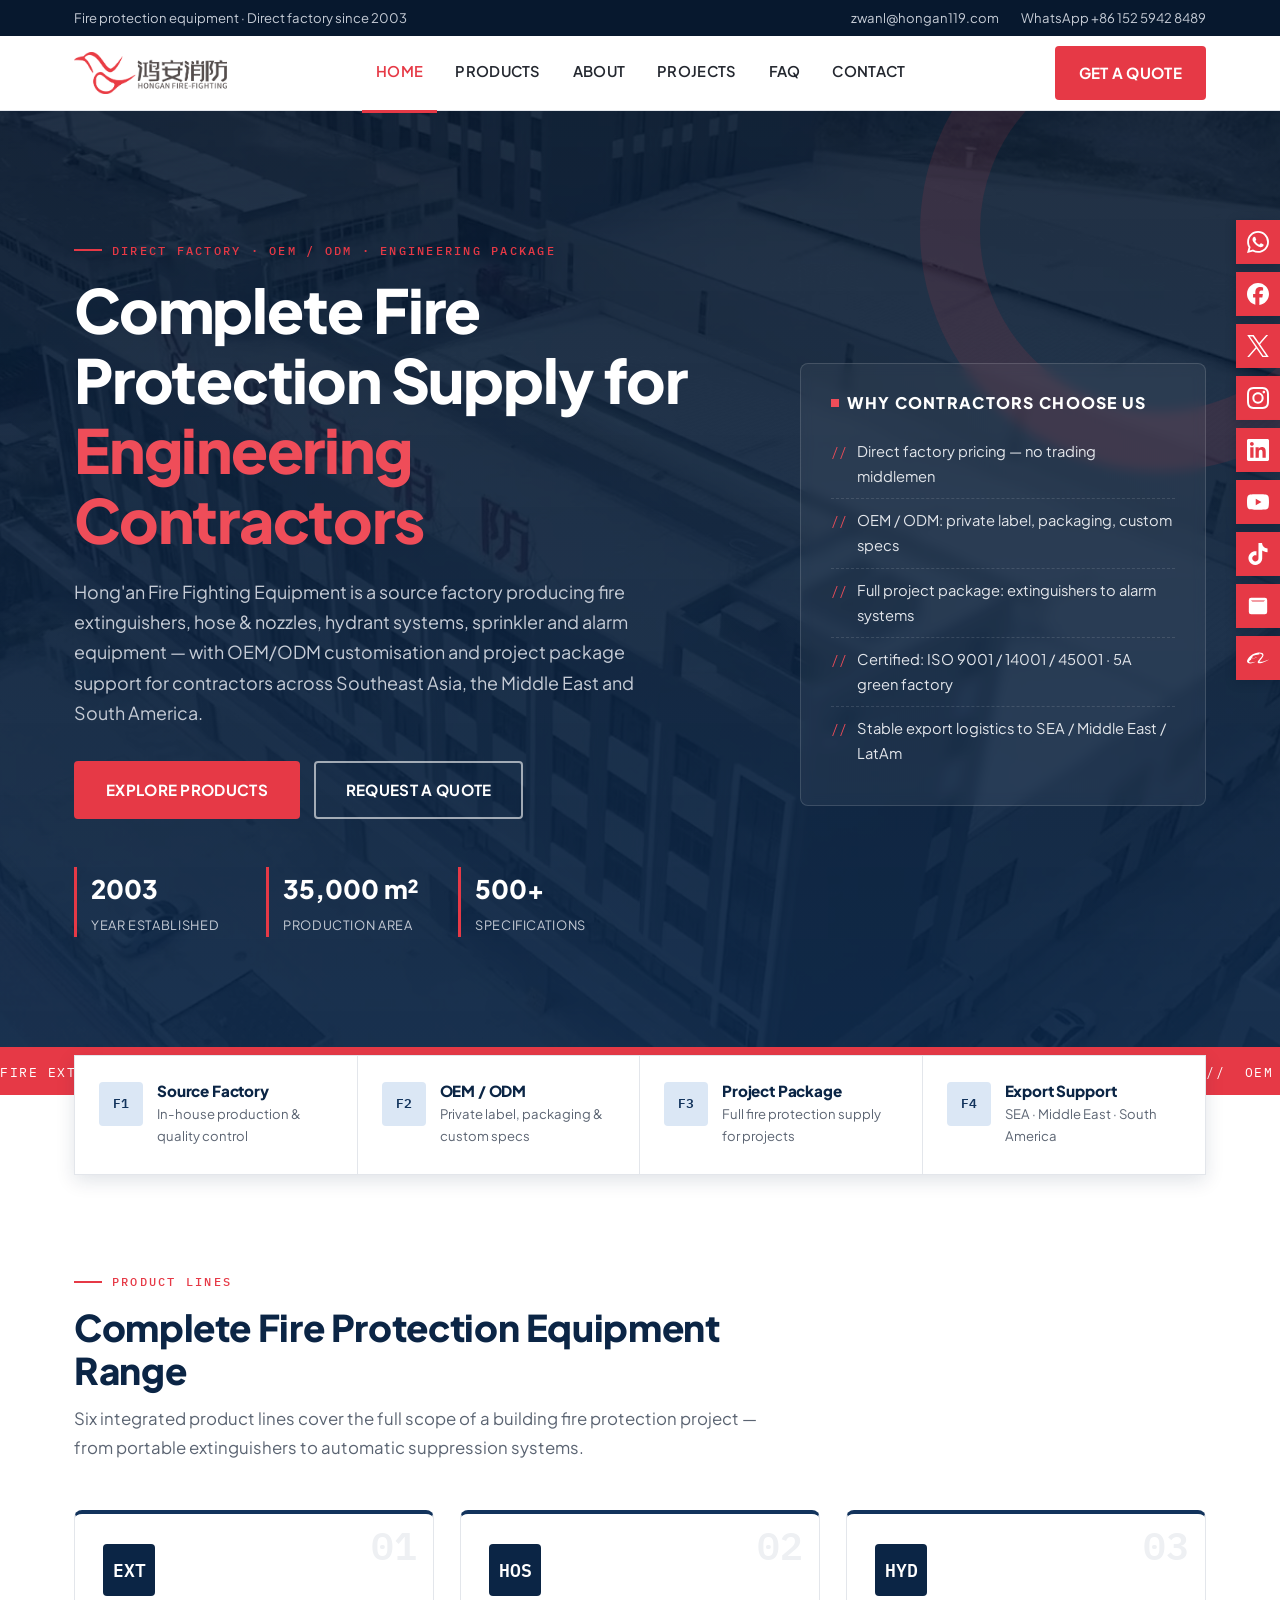
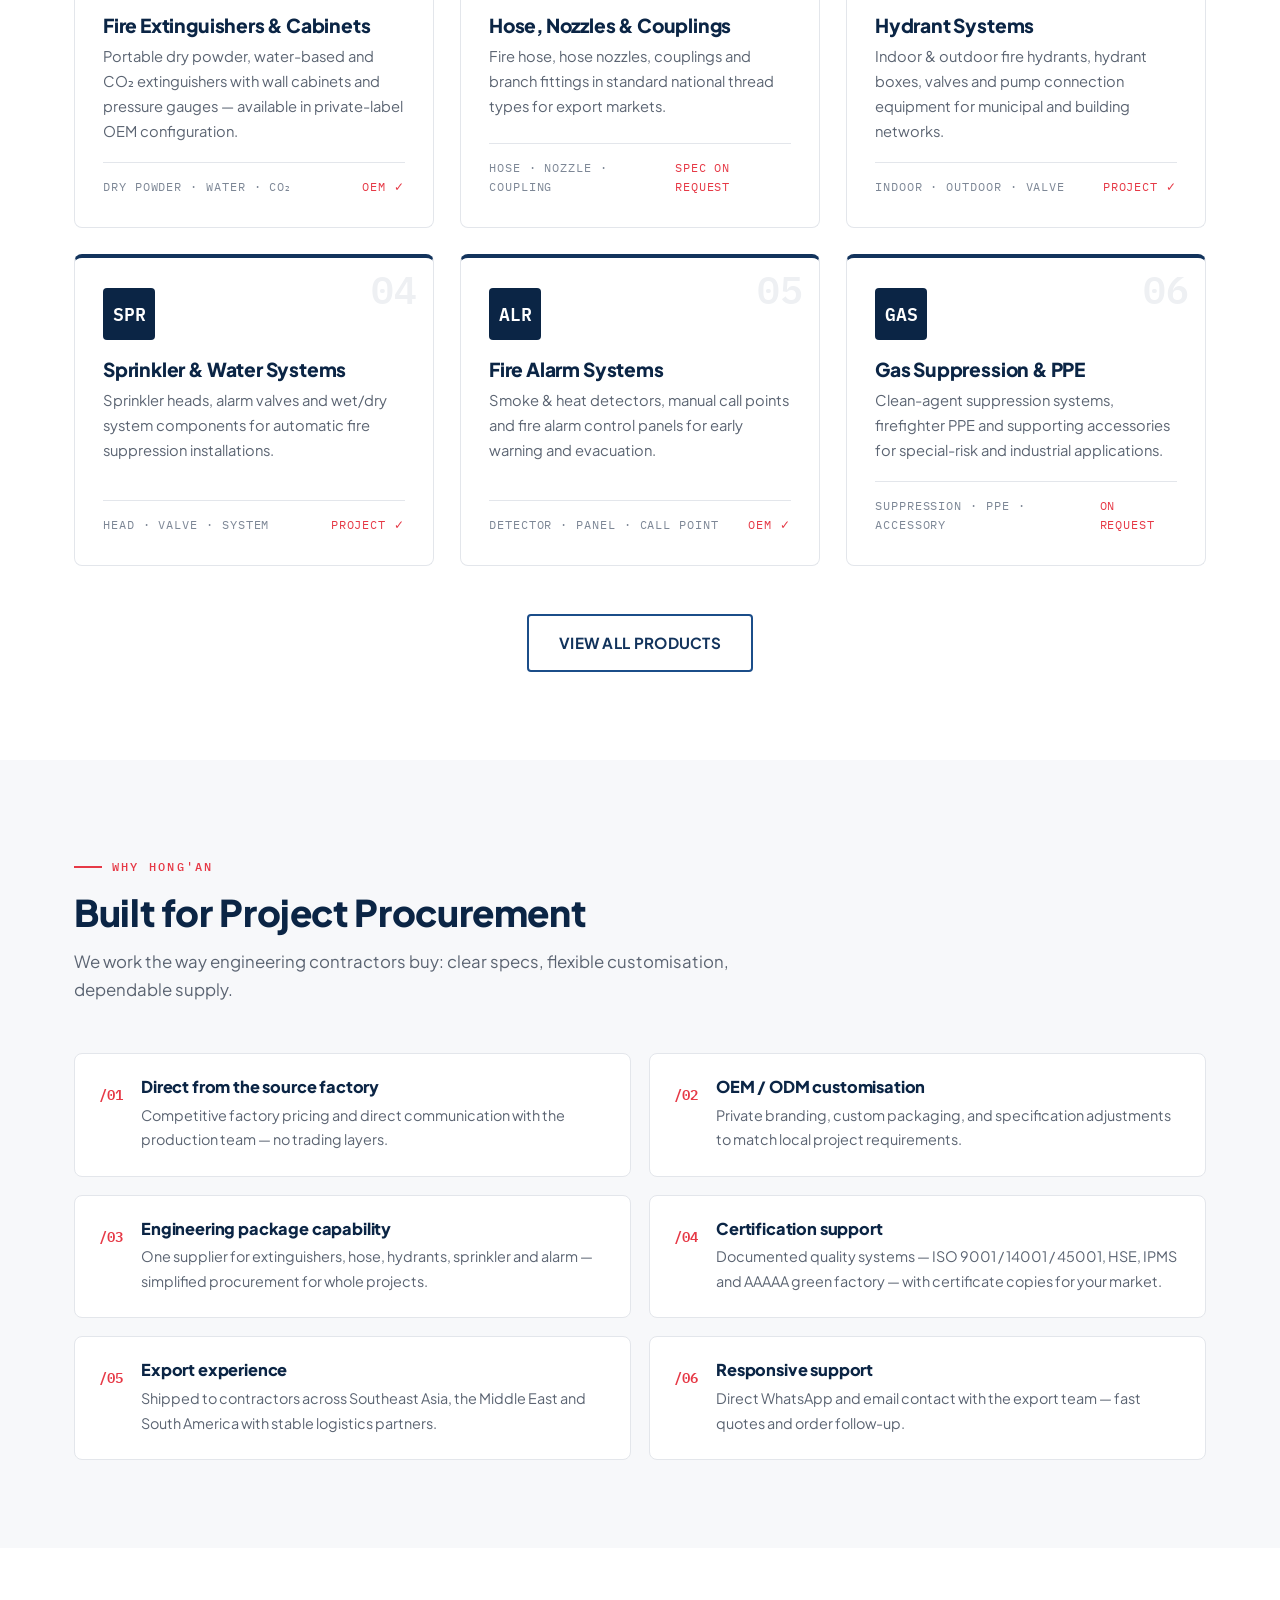
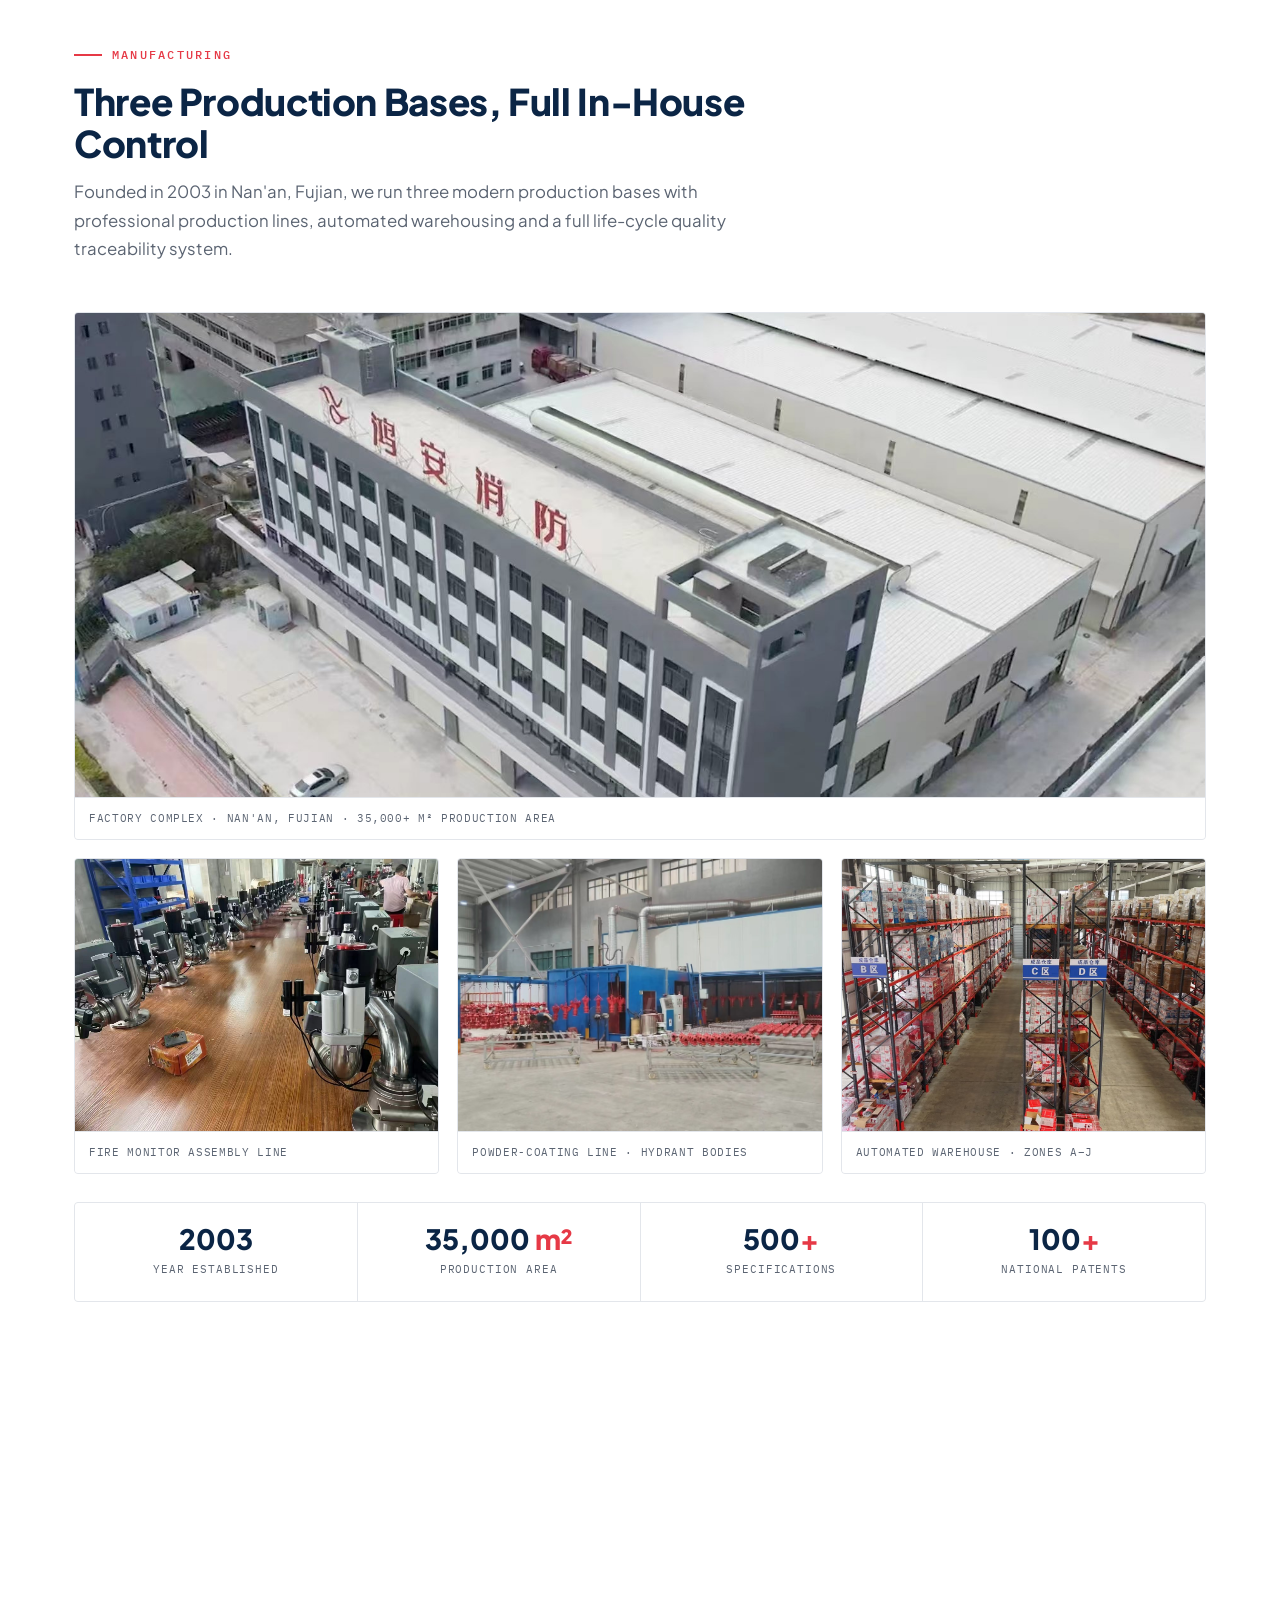
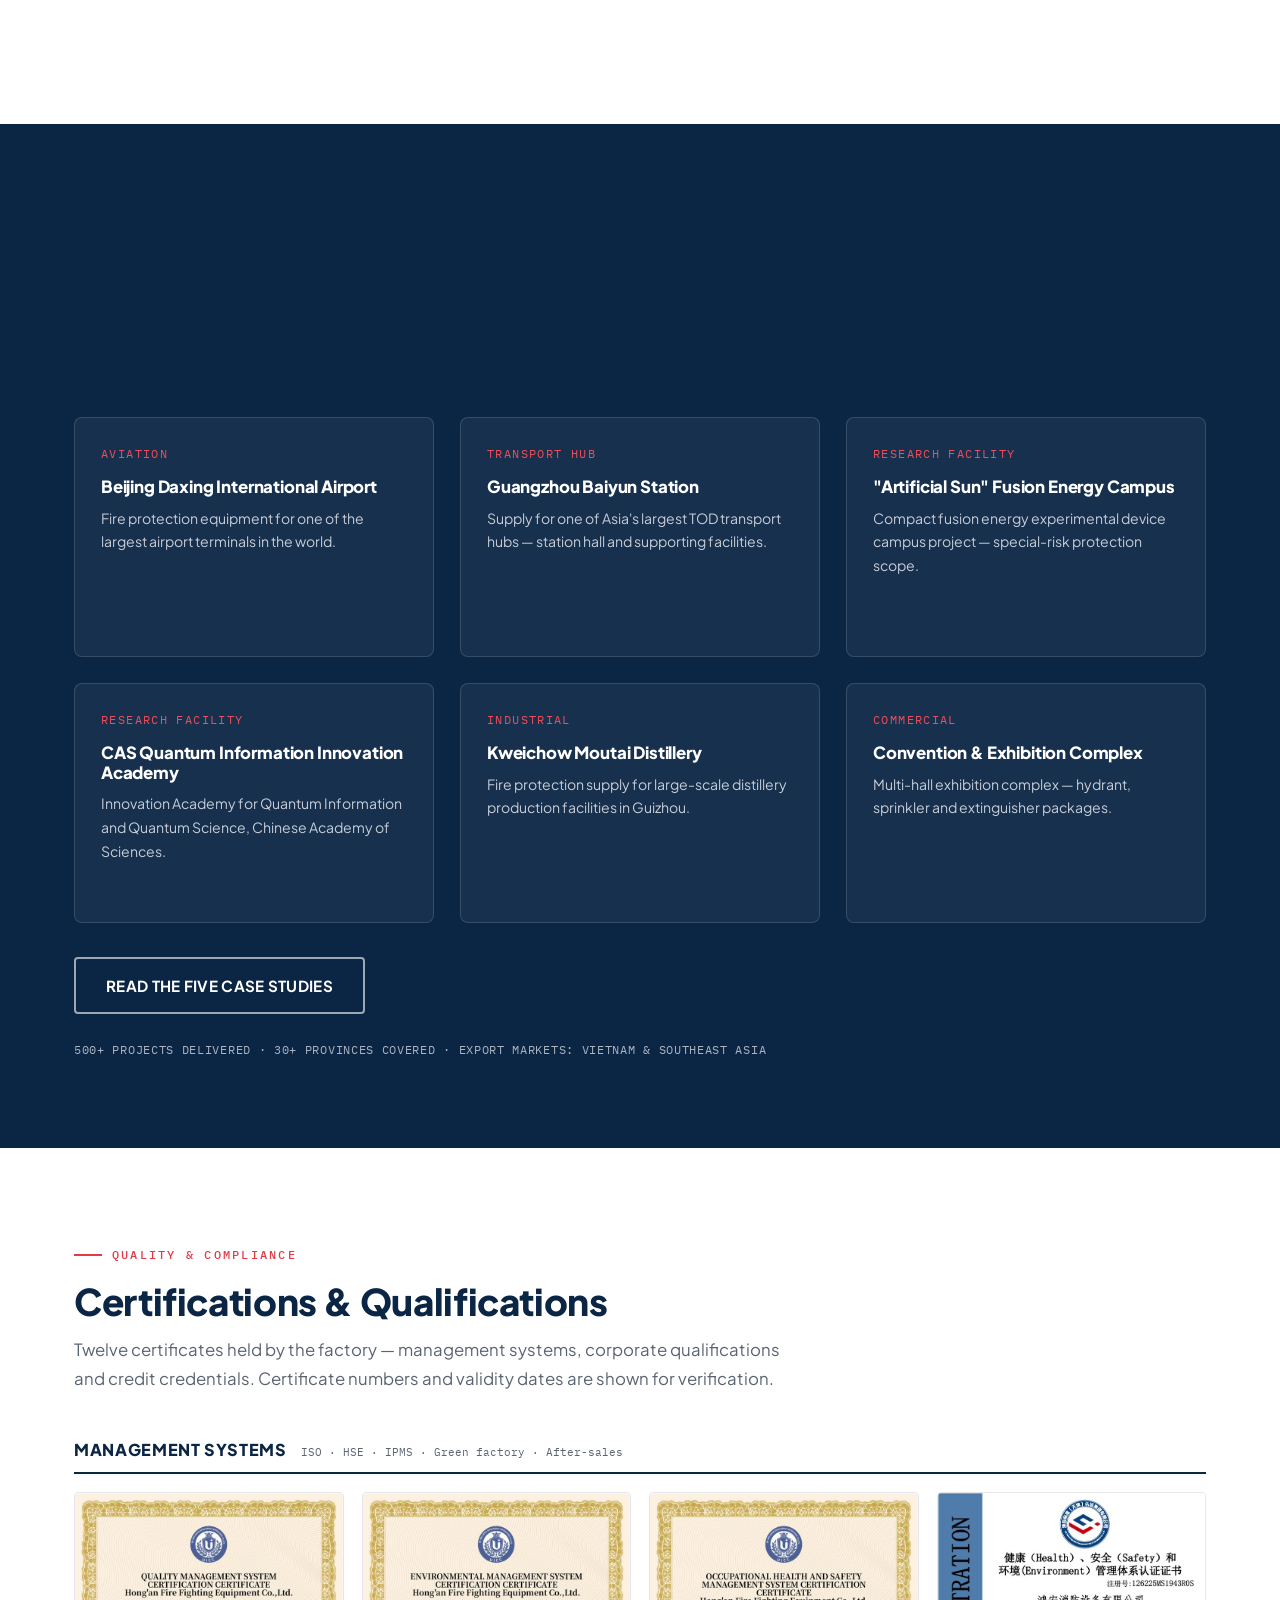
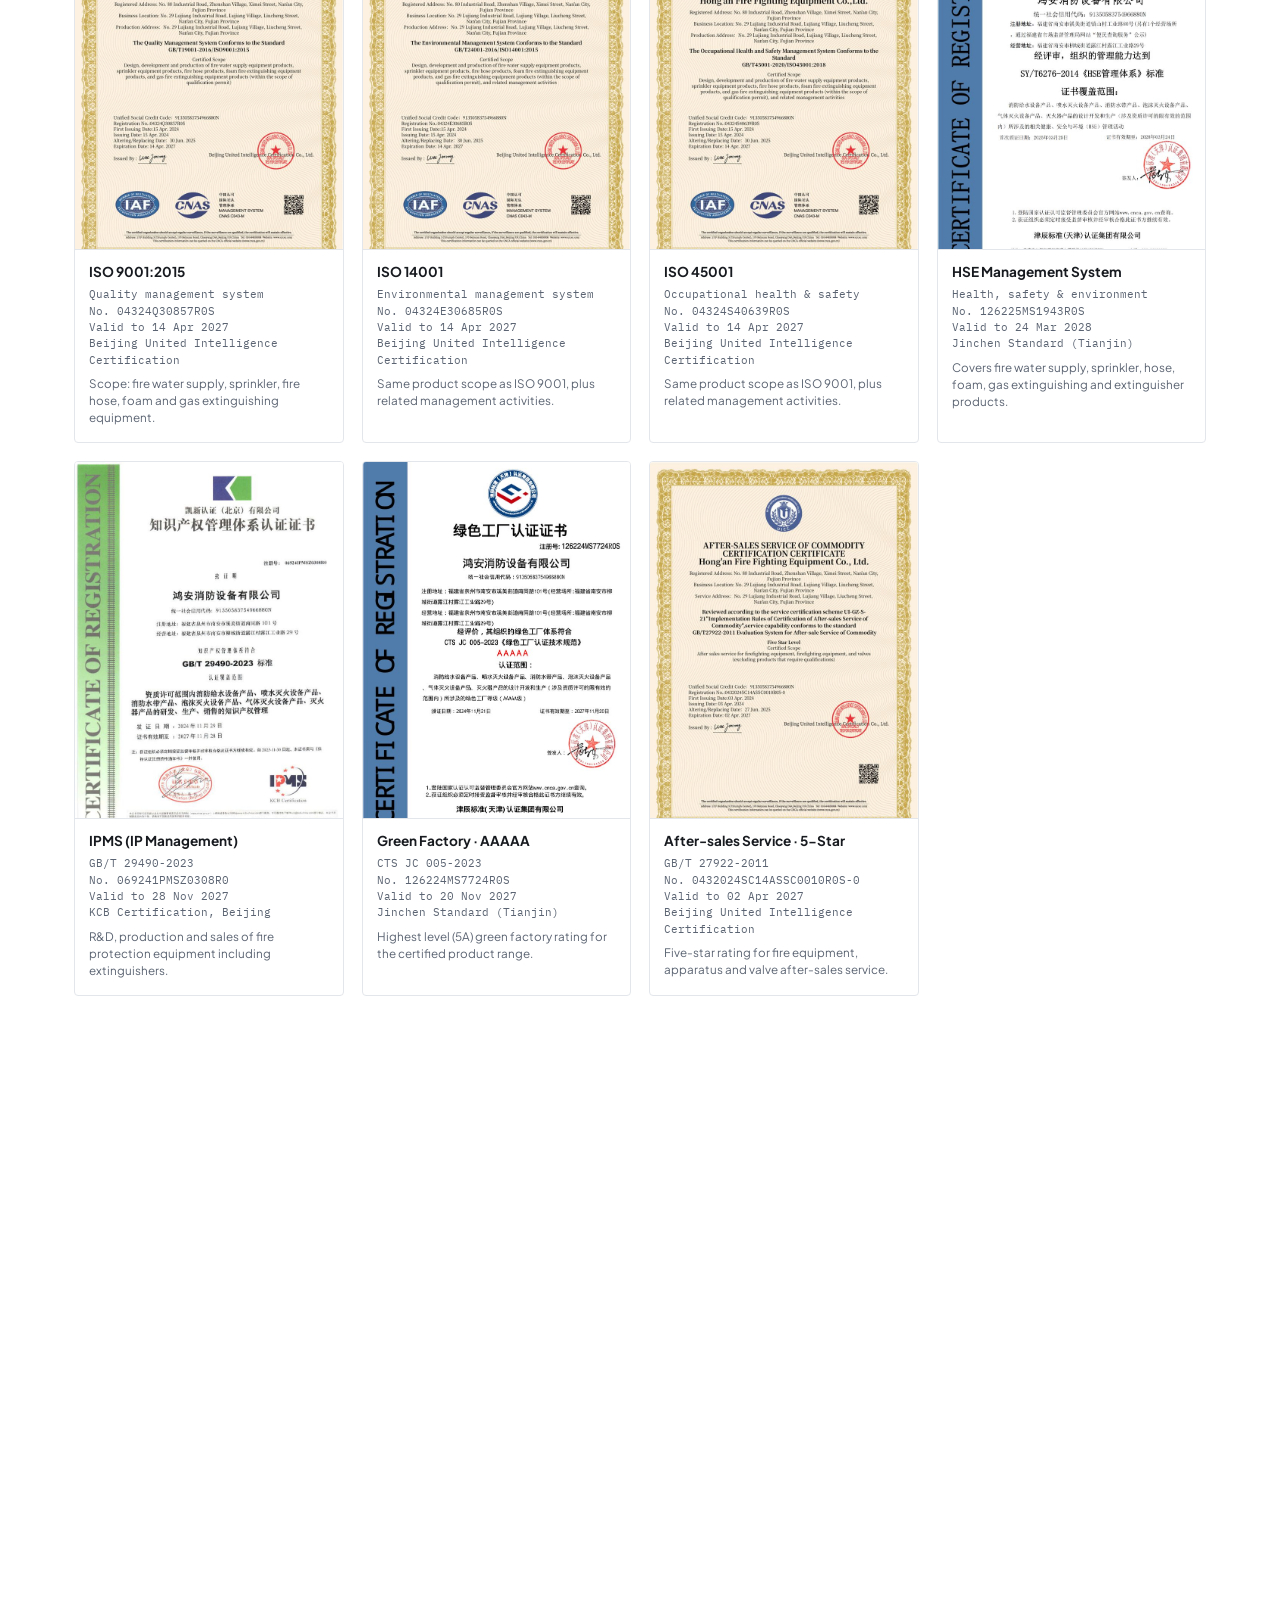
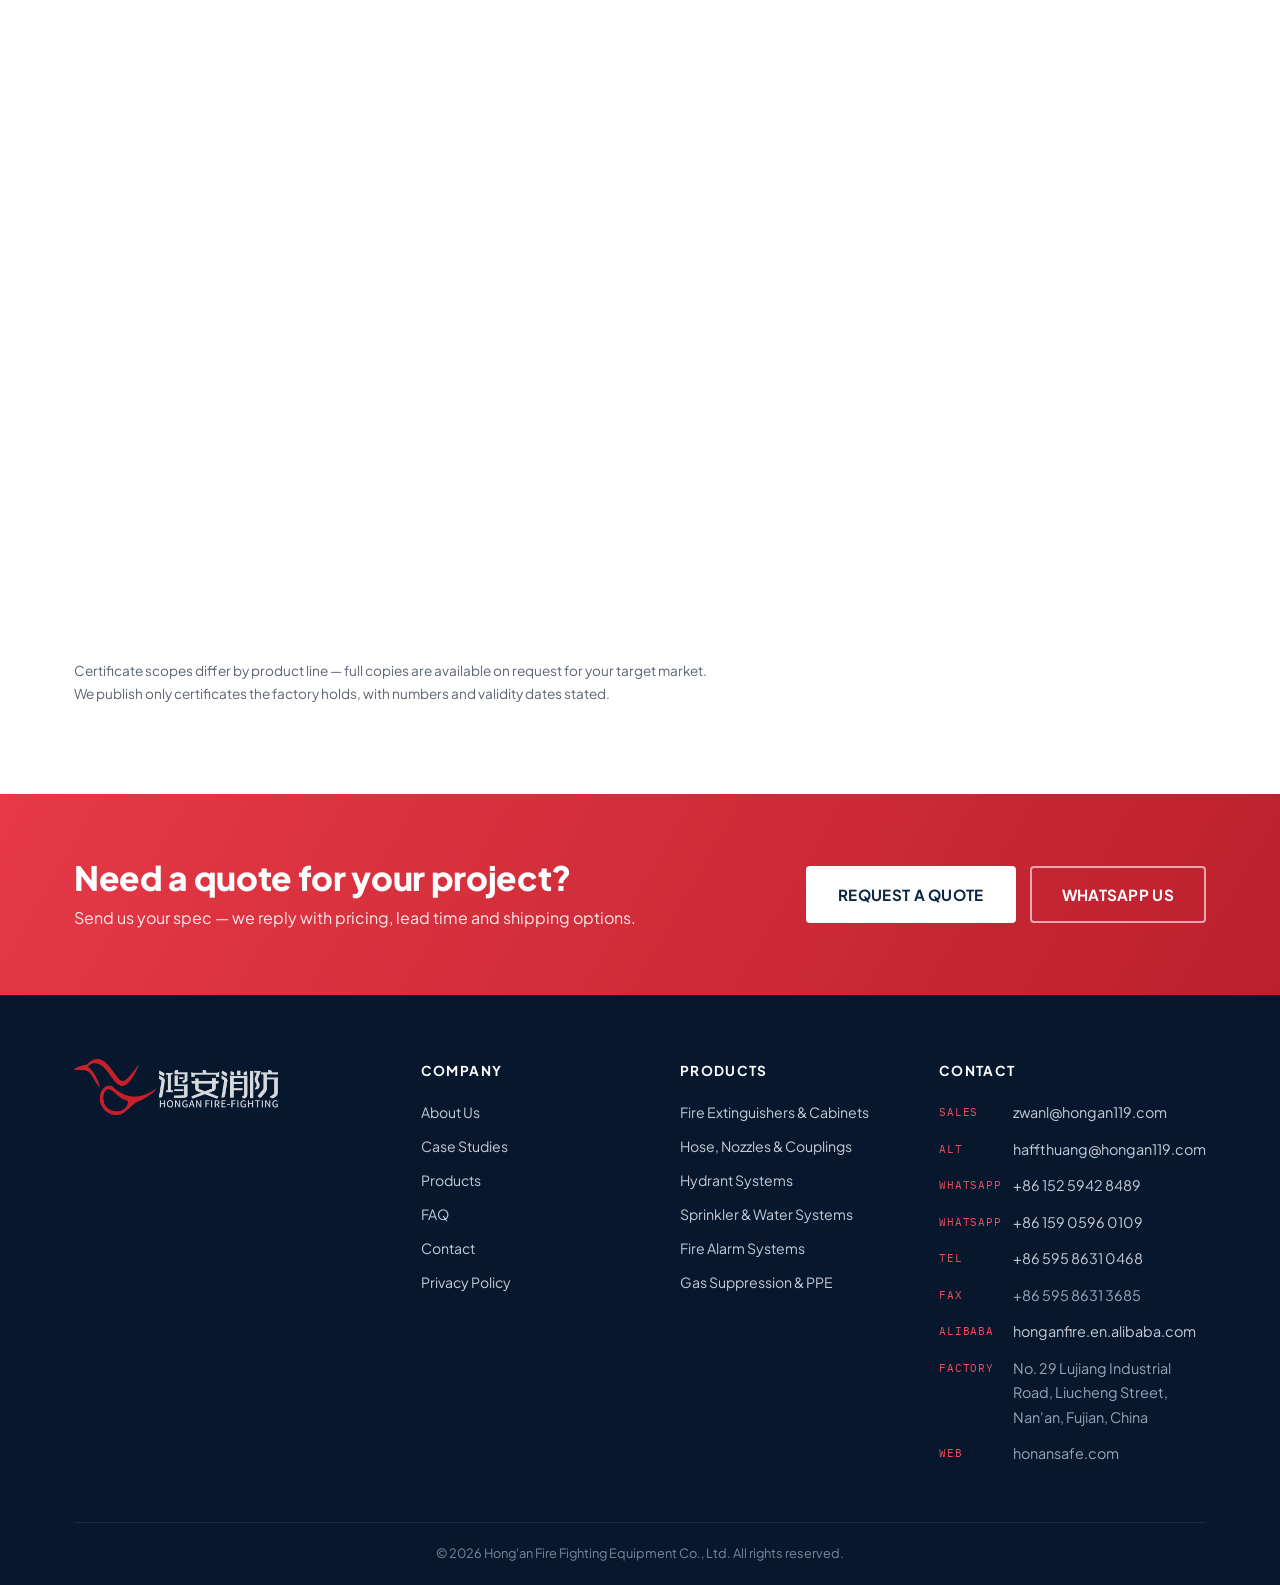
<file: index.html>
<!DOCTYPE html>
<html lang="en">
<head>
  <meta charset="UTF-8">
  <meta name="viewport" content="width=device-width, initial-scale=1.0">
  <title>Hong'an Fire Fighting Equipment — Fire Protection Manufacturer | Fire Extinguishers, Hose, Hydrant, Sprinkler, Alarm Systems</title>
  <meta name="description" content="Hong'an Fire Fighting Equipment Co., Ltd. — direct factory manufacturer of fire extinguishers, fire hose & nozzles, hydrant systems, sprinkler systems and fire alarm systems. OEM/ODM customisation, engineering package support, exports to Southeast Asia, Middle East & South America.">
  <meta name="keywords" content="fire extinguisher manufacturer, fire hose supplier, fire hydrant, sprinkler system, fire alarm, OEM ODM fire protection, HonanSafe, Hong'an Fire Fighting Equipment">
  <link rel="canonical" href="https://honansafe.com/">
  <meta property="og:title" content="Hong'an Fire Fighting Equipment — Fire Protection Manufacturer">
  <meta property="og:description" content="Direct factory manufacturer of fire protection equipment. OEM/ODM customisation for engineering contractors in Southeast Asia, Middle East & South America.">
  <meta property="og:type" content="website">
  <meta property="og:url" content="https://honansafe.com/">
  <link rel="preload" href="assets/fonts/pjs-200_800.woff2" as="font" type="font/woff2" crossorigin>
  <link rel="stylesheet" href="assets/fonts.css?v=8">
  <link rel="stylesheet" href="assets/styles.css?v=10">
  <script type="application/ld+json">
  {
    "@context": "https://schema.org",
    "@type": "Organization",
    "name": "Hong'an Fire Fighting Equipment Co., Ltd.",
    "alternateName": "HonanSafe",
    "url": "https://honansafe.com/",
    "email": "zwanl@hongan119.com",
    "contactPoint": {
      "@type": "ContactPoint",
      "telephone": "+86-152-5942-8489",
      "contactType": "sales",
      "areaServed": ["Southeast Asia", "Middle East", "South America"],
      "availableLanguage": ["English"]
    },
    "description": "Direct factory manufacturer of fire protection equipment including fire extinguishers, fire hose, hydrants, sprinkler and fire alarm systems. OEM/ODM customisation and engineering package support."
  }
  </script>
</head>
<body>

  <!-- Top utility bar -->
  <div class="topbar">
    <div class="container">
      <div>Fire protection equipment · Direct factory since <span id="est-year">2003</span></div>
      <div class="tb-right">
        <a href="mailto:zwanl@hongan119.com">zwanl@hongan119.com</a>
        <a href="https://wa.me/8615259428489" target="_blank" rel="noopener">WhatsApp +86 152 5942 8489</a>
      </div>
    </div>
  </div>

  <!-- Header -->
  <header class="site-header">
    <div class="container nav-wrap">
      <a href="index.html" class="brand" aria-label="HonanSafe home">
        <img src="assets/logo-horizontal.png" alt="Hong'an Fire Fighting Equipment - HonanSafe" class="brand-logo">
      </a>

      <button class="nav-toggle" aria-label="Open menu" aria-expanded="false">
        <span></span><span></span><span></span>
      </button>

      <nav aria-label="Main navigation">
        <ul class="nav-menu">
          <li><a href="index.html" class="active">Home</a></li>
          <li>
            <a href="products.html">Products</a>
            <ul class="dropdown">
              <li><a href="products/fire-extinguishers.html">Fire Extinguishers & Cabinets <span>01</span></a></li>
              <li><a href="products/hose-nozzles.html">Hose, Nozzles & Couplings <span>02</span></a></li>
              <li><a href="products/hydrant-systems.html">Hydrant Systems <span>03</span></a></li>
              <li><a href="products/sprinkler-systems.html">Sprinkler & Water Systems <span>04</span></a></li>
              <li><a href="products/fire-alarm.html">Fire Alarm Systems <span>05</span></a></li>
              <li><a href="products/other.html">Gas Suppression & PPE <span>06</span></a></li>
            </ul>
          </li>
          <li><a href="about.html">About</a></li>
          <li><a href="projects.html">Projects</a></li>
          <li><a href="faq.html">FAQ</a></li>
          <li><a href="contact.html">Contact</a></li>
        </ul>
      </nav>

      <div class="nav-cta">
        <a href="contact.html" class="btn btn-primary" style="padding:12px 22px;">Get a Quote</a>
      </div>
    </div>
  </header>

  <!-- Hero -->
  <section class="hero hero-has-photo">
    <div class="container">
      <div class="hero-grid">
        <div class="reveal">
          <span class="kicker">Direct factory · OEM / ODM · Engineering package</span>
          <h1>Complete Fire Protection Supply for <span class="accent">Engineering Contractors</span></h1>
          <p class="hero-sub">
            Hong'an Fire Fighting Equipment is a source factory producing fire extinguishers, hose & nozzles,
            hydrant systems, sprinkler and alarm equipment — with OEM/ODM customisation and
            project package support for contractors across Southeast Asia, the Middle East and South America.
          </p>
          <div class="hero-ctas">
            <a href="products.html" class="btn btn-primary">Explore Products</a>
            <a href="contact.html" class="btn btn-outline-light">Request a Quote</a>
          </div>
          <div class="hero-stats">
            <div class="stat"><b>2003</b><span>Year established</span></div>
            <div class="stat"><b>35,000 m²</b><span>Production area</span></div>
            <div class="stat"><b>500+</b><span>Specifications</span></div>
          </div>
        </div>
        <div class="hero-panel reveal reveal-delay-1">
          <h3>Why contractors choose us</h3>
          <ul>
            <li>Direct factory pricing — no trading middlemen</li>
            <li>OEM / ODM: private label, packaging, custom specs</li>
            <li>Full project package: extinguishers to alarm systems</li>
            <li>Certified: ISO 9001 / 14001 / 45001 · 5A green factory</li>
            <li>Stable export logistics to SEA / Middle East / LatAm</li>
          </ul>
        </div>
      </div>
    </div>
  </section>

  <!-- Ticker -->
  <div class="ticker" aria-hidden="true">
    <div class="ticker-track">
      FIRE EXTINGUISHERS&nbsp;&nbsp;//&nbsp;&nbsp;FIRE HOSE & NOZZLES&nbsp;&nbsp;//&nbsp;&nbsp;HYDRANT SYSTEMS&nbsp;&nbsp;//&nbsp;&nbsp;SPRINKLER SYSTEMS&nbsp;&nbsp;//&nbsp;&nbsp;FIRE ALARM&nbsp;&nbsp;//&nbsp;&nbsp;GAS SUPPRESSION&nbsp;&nbsp;//&nbsp;&nbsp;OEM / ODM&nbsp;&nbsp;//&nbsp;&nbsp;ENGINEERING PACKAGE&nbsp;&nbsp;//&nbsp;&nbsp;
      FIRE EXTINGUISHERS&nbsp;&nbsp;//&nbsp;&nbsp;FIRE HOSE & NOZZLES&nbsp;&nbsp;//&nbsp;&nbsp;HYDRANT SYSTEMS&nbsp;&nbsp;//&nbsp;&nbsp;SPRINKLER SYSTEMS&nbsp;&nbsp;//&nbsp;&nbsp;FIRE ALARM&nbsp;&nbsp;//&nbsp;&nbsp;GAS SUPPRESSION&nbsp;&nbsp;//&nbsp;&nbsp;OEM / ODM&nbsp;&nbsp;//&nbsp;&nbsp;ENGINEERING PACKAGE&nbsp;&nbsp;//&nbsp;&nbsp;
    </div>
  </div>

  <!-- Capability strip -->
  <div class="container">
    <div class="cap-strip reveal">
      <div class="cap-item">
        <div class="cap-icon">F1</div>
        <div><h4>Source Factory</h4><p>In-house production & quality control</p></div>
      </div>
      <div class="cap-item">
        <div class="cap-icon">F2</div>
        <div><h4>OEM / ODM</h4><p>Private label, packaging & custom specs</p></div>
      </div>
      <div class="cap-item">
        <div class="cap-icon">F3</div>
        <div><h4>Project Package</h4><p>Full fire protection supply for projects</p></div>
      </div>
      <div class="cap-item">
        <div class="cap-icon">F4</div>
        <div><h4>Export Support</h4><p>SEA · Middle East · South America</p></div>
      </div>
    </div>
  </div>

  <!-- Products -->
  <section class="section" id="products">
    <div class="container">
      <div class="section-head reveal">
        <span class="kicker">Product lines</span>
        <h2>Complete Fire Protection Equipment Range</h2>
        <p>Six integrated product lines cover the full scope of a building fire protection project — from portable extinguishers to automatic suppression systems.</p>
      </div>

      <div class="product-grid">
        <article class="product-card reveal" data-index="01">
          <div class="pc-icon">EXT</div>
          <h3><a href="products/fire-extinguishers.html">Fire Extinguishers & Cabinets</a></h3>
          <p>Portable dry powder, water-based and CO₂ extinguishers with wall cabinets and pressure gauges — available in private-label OEM configuration.</p>
          <div class="pc-meta"><span>Dry powder · Water · CO₂</span><span class="tag">OEM ✓</span></div>
        </article>
        <article class="product-card reveal reveal-delay-1" data-index="02">
          <div class="pc-icon">HOS</div>
          <h3><a href="products/hose-nozzles.html">Hose, Nozzles & Couplings</a></h3>
          <p>Fire hose, hose nozzles, couplings and branch fittings in standard national thread types for export markets.</p>
          <div class="pc-meta"><span>Hose · Nozzle · Coupling</span><span class="tag">Spec on request</span></div>
        </article>
        <article class="product-card reveal reveal-delay-2" data-index="03">
          <div class="pc-icon">HYD</div>
          <h3><a href="products/hydrant-systems.html">Hydrant Systems</a></h3>
          <p>Indoor & outdoor fire hydrants, hydrant boxes, valves and pump connection equipment for municipal and building networks.</p>
          <div class="pc-meta"><span>Indoor · Outdoor · Valve</span><span class="tag">Project ✓</span></div>
        </article>
        <article class="product-card reveal" data-index="04">
          <div class="pc-icon">SPR</div>
          <h3><a href="products/sprinkler-systems.html">Sprinkler & Water Systems</a></h3>
          <p>Sprinkler heads, alarm valves and wet/dry system components for automatic fire suppression installations.</p>
          <div class="pc-meta"><span>Head · Valve · System</span><span class="tag">Project ✓</span></div>
        </article>
        <article class="product-card reveal reveal-delay-1" data-index="05">
          <div class="pc-icon">ALR</div>
          <h3><a href="products/fire-alarm.html">Fire Alarm Systems</a></h3>
          <p>Smoke & heat detectors, manual call points and fire alarm control panels for early warning and evacuation.</p>
          <div class="pc-meta"><span>Detector · Panel · Call point</span><span class="tag">OEM ✓</span></div>
        </article>
        <article class="product-card reveal reveal-delay-2" data-index="06">
          <div class="pc-icon">GAS</div>
          <h3><a href="products/other.html">Gas Suppression & PPE</a></h3>
          <p>Clean-agent suppression systems, firefighter PPE and supporting accessories for special-risk and industrial applications.</p>
          <div class="pc-meta"><span>Suppression · PPE · Accessory</span><span class="tag">On request</span></div>
        </article>
      </div>

      <div class="text-center mt-48 reveal">
        <a href="products.html" class="btn btn-outline">View All Products</a>
      </div>
    </div>
  </section>

  <!-- Why us -->
  <section class="section section-alt" id="why-us">
    <div class="container">
      <div class="section-head reveal">
        <span class="kicker">Why Hong'an</span>
        <h2>Built for Project Procurement</h2>
        <p>We work the way engineering contractors buy: clear specs, flexible customisation, dependable supply.</p>
      </div>

      <div class="why-grid">
        <div class="why-item reveal">
          <span class="w-num">/01</span>
          <div>
            <h4>Direct from the source factory</h4>
            <p>Competitive factory pricing and direct communication with the production team — no trading layers.</p>
          </div>
        </div>
        <div class="why-item reveal reveal-delay-1">
          <span class="w-num">/02</span>
          <div>
            <h4>OEM / ODM customisation</h4>
            <p>Private branding, custom packaging, and specification adjustments to match local project requirements.</p>
          </div>
        </div>
        <div class="why-item reveal reveal-delay-2">
          <span class="w-num">/03</span>
          <div>
            <h4>Engineering package capability</h4>
            <p>One supplier for extinguishers, hose, hydrants, sprinkler and alarm — simplified procurement for whole projects.</p>
          </div>
        </div>
        <div class="why-item reveal">
          <span class="w-num">/04</span>
          <div>
            <h4>Certification support</h4>
            <p>Documented quality systems — ISO 9001 / 14001 / 45001, HSE, IPMS and AAAAA green factory — with certificate copies for your market.</p>
          </div>
        </div>
        <div class="why-item reveal reveal-delay-1">
          <span class="w-num">/05</span>
          <div>
            <h4>Export experience</h4>
            <p>Shipped to contractors across Southeast Asia, the Middle East and South America with stable logistics partners.</p>
          </div>
        </div>
        <div class="why-item reveal reveal-delay-2">
          <span class="w-num">/06</span>
          <div>
            <h4>Responsive support</h4>
            <p>Direct WhatsApp and email contact with the export team — fast quotes and order follow-up.</p>
          </div>
        </div>
      </div>
    </div>
  </section>

  <!-- Factory capability -->
  <section class="section" id="factory">
    <div class="container">
      <div class="section-head reveal">
        <span class="kicker">Manufacturing</span>
        <h2>Three Production Bases, Full In-House Control</h2>
        <p>Founded in 2003 in Nan'an, Fujian, we run three modern production bases with professional production lines, automated warehousing and a full life-cycle quality traceability system.</p>
      </div>

      <div class="scene-grid reveal">
        <figure class="scene-figure scene-wide">
          <img src="assets/images/factory-aerial.jpg" alt="Aerial view of the Hong'an Fire Fighting Equipment factory complex in Nan'an, Fujian" loading="lazy">
          <figcaption>Factory complex · Nan'an, Fujian · 35,000+ m² production area</figcaption>
        </figure>
        <figure class="scene-figure">
          <img src="assets/images/workshop-assembly.jpg" alt="Fire monitor assembly line with finished units" loading="lazy">
          <figcaption>Fire monitor assembly line</figcaption>
        </figure>
        <figure class="scene-figure">
          <img src="assets/images/workshop-coating.jpg" alt="Powder coating line for hydrant castings" loading="lazy">
          <figcaption>Powder-coating line · hydrant bodies</figcaption>
        </figure>
        <figure class="scene-figure">
          <img src="assets/images/warehouse-a.jpg" alt="Automated finished goods warehouse, zones A to J" loading="lazy">
          <figcaption>Automated warehouse · zones A–J</figcaption>
        </figure>
      </div>

      <div class="factory-stats reveal">
        <div><b>2003</b><span>Year established</span></div>
        <div><b>35,000<em> m²</em></b><span>Production area</span></div>
        <div><b>500<em>+</em></b><span>Specifications</span></div>
        <div><b>100<em>+</em></b><span>National patents</span></div>
      </div>

      <div class="scene-grid reveal" style="margin-top:18px;">
        <figure class="scene-figure">
          <img src="assets/images/workshop-cylinder.jpg" alt="Extinguisher cylinder production line" loading="lazy">
          <figcaption>Extinguisher cylinder line</figcaption>
        </figure>
        <figure class="scene-figure">
          <img src="assets/images/workshop-casting.jpg" alt="Casting workshop with hydrant and valve bodies" loading="lazy">
          <figcaption>Casting workshop · valve bodies</figcaption>
        </figure>
        <figure class="scene-figure">
          <img src="assets/images/warehouse-b.jpg" alt="Finished goods warehouse zones E to H" loading="lazy">
          <figcaption>Finished goods storage</figcaption>
        </figure>
      </div>
    </div>
  </section>

  <!-- Case studies -->
  <section class="section section-dark" id="cases">
    <div class="container">
      <div class="section-head reveal">
        <span class="kicker">Project references</span>
        <h2>Landmark Projects</h2>
        <p>Equipment supplied to 500+ projects across 30+ provinces in China, including national landmarks, transport hubs, research facilities and industrial plants.</p>
      </div>

      <div class="case-grid">
        <article class="case-card reveal">
          <div class="cc-flag">Aviation</div>
          <h4>Beijing Daxing International Airport</h4>
          <p>Fire protection equipment for one of the largest airport terminals in the world.</p>
        </article>
        <article class="case-card reveal reveal-delay-1">
          <div class="cc-flag">Transport hub</div>
          <h4>Guangzhou Baiyun Station</h4>
          <p>Supply for one of Asia's largest TOD transport hubs — station hall and supporting facilities.</p>
        </article>
        <article class="case-card reveal reveal-delay-2">
          <div class="cc-flag">Research facility</div>
          <h4>"Artificial Sun" Fusion Energy Campus</h4>
          <p>Compact fusion energy experimental device campus project — special-risk protection scope.</p>
        </article>
        <article class="case-card reveal">
          <div class="cc-flag">Research facility</div>
          <h4>CAS Quantum Information Innovation Academy</h4>
          <p>Innovation Academy for Quantum Information and Quantum Science, Chinese Academy of Sciences.</p>
        </article>
        <article class="case-card reveal reveal-delay-1">
          <div class="cc-flag">Industrial</div>
          <h4>Kweichow Moutai Distillery</h4>
          <p>Fire protection supply for large-scale distillery production facilities in Guizhou.</p>
        </article>
        <article class="case-card reveal reveal-delay-2">
          <div class="cc-flag">Commercial</div>
          <h4>Convention & Exhibition Complex</h4>
          <p>Multi-hall exhibition complex — hydrant, sprinkler and extinguisher packages.</p>
        </article>
      </div>

      <div class="reveal" style="margin-top:34px;">
        <a href="projects.html" class="btn btn-outline-light">Read the five case studies</a>
      </div>

      <p class="reveal" style="margin-top:26px;color:rgba(255,255,255,0.66);font-family:var(--font-mono);font-size:0.72rem;letter-spacing:0.06em;text-transform:uppercase;">
        500+ projects delivered · 30+ provinces covered · Export markets: Vietnam &amp; Southeast Asia
      </p>
    </div>
  </section>

  <!-- Certifications -->
  <section class="section" id="certifications">
    <div class="container">
      <div class="section-head reveal">
        <span class="kicker">Quality &amp; compliance</span>
        <h2>Certifications &amp; Qualifications</h2>
        <p>Twelve certificates held by the factory — management systems, corporate qualifications and credit credentials. Certificate numbers and validity dates are shown for verification.</p>
      </div>

      <div class="cert-group reveal">
        <div class="cert-group-head">
          <h3>Management systems</h3>
          <span>ISO · HSE · IPMS · Green factory · After-sales</span>
        </div>
        <div class="cert-cards">
          <article class="cert-card">
            <img src="assets/images/cert-iso9001.jpg" alt="ISO 9001 quality management system certificate" loading="lazy">
            <div class="cc-body">
              <b>ISO 9001:2015</b>
              <span class="cc-meta">Quality management system<br>No. 04324Q30857R0S<br>Valid to 14 Apr 2027<br>Beijing United Intelligence Certification</span>
              <span class="cc-scope">Scope: fire water supply, sprinkler, fire hose, foam and gas extinguishing equipment.</span>
            </div>
          </article>
          <article class="cert-card">
            <img src="assets/images/cert-iso14001.jpg" alt="ISO 14001 environmental management system certificate" loading="lazy">
            <div class="cc-body">
              <b>ISO 14001</b>
              <span class="cc-meta">Environmental management system<br>No. 04324E30685R0S<br>Valid to 14 Apr 2027<br>Beijing United Intelligence Certification</span>
              <span class="cc-scope">Same product scope as ISO 9001, plus related management activities.</span>
            </div>
          </article>
          <article class="cert-card">
            <img src="assets/images/cert-iso45001.jpg" alt="ISO 45001 occupational health and safety certificate" loading="lazy">
            <div class="cc-body">
              <b>ISO 45001</b>
              <span class="cc-meta">Occupational health &amp; safety<br>No. 04324S40639R0S<br>Valid to 14 Apr 2027<br>Beijing United Intelligence Certification</span>
              <span class="cc-scope">Same product scope as ISO 9001, plus related management activities.</span>
            </div>
          </article>
          <article class="cert-card">
            <img src="assets/images/cert-hse.jpg" alt="HSE health safety and environment management certificate" loading="lazy">
            <div class="cc-body">
              <b>HSE Management System</b>
              <span class="cc-meta">Health, safety &amp; environment<br>No. 126225MS1943R0S<br>Valid to 24 Mar 2028<br>Jinchen Standard (Tianjin)</span>
              <span class="cc-scope">Covers fire water supply, sprinkler, hose, foam, gas extinguishing and extinguisher products.</span>
            </div>
          </article>
          <article class="cert-card">
            <img src="assets/images/cert-ipms.jpg" alt="Intellectual property management system certificate" loading="lazy">
            <div class="cc-body">
              <b>IPMS (IP Management)</b>
              <span class="cc-meta">GB/T 29490-2023<br>No. 069241PMSZ0308R0<br>Valid to 28 Nov 2027<br>KCB Certification, Beijing</span>
              <span class="cc-scope">R&amp;D, production and sales of fire protection equipment including extinguishers.</span>
            </div>
          </article>
          <article class="cert-card">
            <img src="assets/images/cert-green-factory.jpg" alt="Green factory certification AAAAA level" loading="lazy">
            <div class="cc-body">
              <b>Green Factory · AAAAA</b>
              <span class="cc-meta">CTS JC 005-2023<br>No. 126224MS7724R0S<br>Valid to 20 Nov 2027<br>Jinchen Standard (Tianjin)</span>
              <span class="cc-scope">Highest level (5A) green factory rating for the certified product range.</span>
            </div>
          </article>
          <article class="cert-card">
            <img src="assets/images/cert-after-sales.jpg" alt="After-sales service certification five star" loading="lazy">
            <div class="cc-body">
              <b>After-sales Service · 5-Star</b>
              <span class="cc-meta">GB/T 27922-2011<br>No. 0432024SC14ASSC0010R0S-0<br>Valid to 02 Apr 2027<br>Beijing United Intelligence Certification</span>
              <span class="cc-scope">Five-star rating for fire equipment, apparatus and valve after-sales service.</span>
            </div>
          </article>
        </div>
      </div>

      <div class="cert-group reveal">
        <div class="cert-group-head">
          <h3>Corporate qualifications</h3>
          <span>High-tech enterprise · Industry association</span>
        </div>
        <div class="cert-cards">
          <article class="cert-card">
            <img src="assets/images/cert-high-tech.jpg" alt="National high-tech enterprise certificate" loading="lazy">
            <div class="cc-body">
              <b>National High-Tech Enterprise</b>
              <span class="cc-meta">No. GR202435001722<br>Issued 04 Dec 2024 · 3-year validity<br>Fujian Dept. of Science &amp; Technology</span>
              <span class="cc-scope">Jointly issued with the Provincial Finance Department and Fujian Tax Service.</span>
            </div>
          </article>
          <article class="cert-card">
            <img src="assets/images/cert-cfpa.jpg" alt="China Fire Protection Association member certificate" loading="lazy">
            <div class="cc-body">
              <b>China Fire Protection Association</b>
              <span class="cc-meta">Member No. 1447<br>Valid 09 Mar 2024 – 08 Mar 2026<br>China Fire Protection Association</span>
              <span class="cc-scope">Member unit of the national fire protection industry association (CFPA).</span>
            </div>
          </article>
        </div>
      </div>

      <div class="cert-group reveal">
        <div class="cert-group-head">
          <h3>Credit &amp; honours</h3>
          <span>Enterprise credit · Brand recognition</span>
        </div>
        <div class="cert-cards">
          <article class="cert-card">
            <img src="assets/images/cert-credit-aaa.jpg" alt="Enterprise credit grade AAA certificate" loading="lazy">
            <div class="cc-body">
              <b>Credit Grade · AAA</b>
              <span class="cc-meta">Issued 19 Apr 2024<br>Fujian Nan'an Rural Commercial Bank</span>
              <span class="cc-scope">AAA enterprise credit grade — highest domestic credit rating tier.</span>
            </div>
          </article>
          <article class="cert-card">
            <img src="assets/images/cert-epec.jpg" alt="EPEC legal entity credit evaluation grade A" loading="lazy">
            <div class="cc-body">
              <b>EPEC Credit Evaluation · A</b>
              <span class="cc-meta">No. 20230111261<br>Issued 15 Dec 2023 · 3-year validity<br>Commercial Credit Center</span>
              <span class="cc-scope">Legal-entity credit evaluation for state-owned enterprise procurement platforms.</span>
            </div>
          </article>
          <article class="cert-card">
            <img src="assets/images/cert-top10.jpg" alt="Top 10 brands in fire equipment industry award" loading="lazy">
            <div class="cc-body">
              <b>Top 10 Brands · Fire Equipment</b>
              <span class="cc-meta">No. PP2024PH0217<br>2024 industry ranking</span>
              <span class="cc-scope">2024 "Top 10 Brands" honorary credential, fire equipment industry.</span>
            </div>
          </article>
        </div>
      </div>

      <p class="cert-note reveal">
        Certificate scopes differ by product line — full copies are available on request for your target market.
        We publish only certificates the factory holds, with numbers and validity dates stated.
      </p>
    </div>
  </section>

  <!-- CTA -->
  <section class="cta-band">
    <div class="container">
      <div>
        <h2>Need a quote for your project?</h2>
        <p>Send us your spec — we reply with pricing, lead time and shipping options.</p>
      </div>
      <div class="cta-actions">
        <a href="contact.html" class="btn btn-light">Request a Quote</a>
        <a href="https://wa.me/8615259428489" target="_blank" rel="noopener" class="btn btn-outline-light">WhatsApp Us</a>
      </div>
    </div>
  </section>

  <!-- Footer -->
  <footer class="site-footer">
    <div class="container">
      <div class="footer-grid">
        <div>
          <a href="index.html" class="brand" style="margin-bottom:16px;">
          <img src="assets/logo-white.png" alt="Hong'an Fire Fighting Equipment - HonanSafe" class="brand-logo brand-logo-footer">
        </a>
        </div>
        <div>
          <h5>Company</h5>
          <ul class="footer-links">
            <li><a href="about.html">About Us</a></li>
            <li><a href="projects.html">Case Studies</a></li>
            <li><a href="products.html">Products</a></li>
            <li><a href="faq.html">FAQ</a></li>
            <li><a href="contact.html">Contact</a></li>
            <li><a href="privacy.html">Privacy Policy</a></li>
          </ul>
        </div>
        <div>
          <h5>Products</h5>
          <ul class="footer-links">
            <li><a href="products/fire-extinguishers.html">Fire Extinguishers & Cabinets</a></li>
            <li><a href="products/hose-nozzles.html">Hose, Nozzles & Couplings</a></li>
            <li><a href="products/hydrant-systems.html">Hydrant Systems</a></li>
            <li><a href="products/sprinkler-systems.html">Sprinkler & Water Systems</a></li>
            <li><a href="products/fire-alarm.html">Fire Alarm Systems</a></li>
            <li><a href="products/other.html">Gas Suppression & PPE</a></li>
          </ul>
        </div>
        <div>
          <h5>Contact</h5>
          <ul class="footer-contact">
            <li><span class="fc-label">Sales</span><a href="mailto:zwanl@hongan119.com">zwanl@hongan119.com</a></li>
            <li><span class="fc-label">Alt</span><a href="mailto:haffthuang@hongan119.com">haffthuang@hongan119.com</a></li>
            <li><span class="fc-label">WhatsApp</span><a href="https://wa.me/8615259428489" target="_blank" rel="noopener">+86 152 5942 8489</a></li>
            <li><span class="fc-label">WhatsApp</span><a href="https://wa.me/8615905960109" target="_blank" rel="noopener">+86 159 0596 0109</a></li>
            <li><span class="fc-label">Tel</span><a href="tel:+8659586310468">+86 595 8631 0468</a></li>
            <li><span class="fc-label">Fax</span><span>+86 595 8631 3685</span></li>
            <li><span class="fc-label">Alibaba</span><a href="https://honganfire.en.alibaba.com" target="_blank" rel="noopener">honganfire.en.alibaba.com</a></li>
            <li><span class="fc-label">Factory</span><span>No. 29 Lujiang Industrial Road, Liucheng Street, Nan'an, Fujian, China</span></li>
            <li><span class="fc-label">Web</span><span>honansafe.com</span></li>
          </ul>
        </div>
      </div>
      <div class="footer-bottom">
        <div>© <span id="year">2026</span> Hong'an Fire Fighting Equipment Co., Ltd. All rights reserved.</div>
      </div>
    </div>
  </footer>

  <script src="assets/script.js"></script>
  <!-- Contact rail -->
  <nav class="contact-rail" aria-label="Contact channels">
    <a class="rail-item" href="https://wa.me/8615259428489" target="_blank" rel="noopener" aria-label="Chat on WhatsApp">
      <span class="rail-label">Chat on WhatsApp</span>
      <span class="rail-icon"><img src="assets/icons/whatsapp.svg" alt="" width="22" height="22"></span>
    </a>
    <a class="rail-item" href="https://www.facebook.com/people/Honganfirefactory/61596855004283/" target="_blank" rel="noopener" aria-label="Hong'an Fire Fighting on Facebook">
      <span class="rail-label">Follow us on Facebook</span>
      <span class="rail-icon"><img src="assets/icons/facebook.svg" alt="" width="22" height="22"></span>
    </a>
    <a class="rail-item" href="https://x.com/honganfire2003" target="_blank" rel="noopener" aria-label="Hong'an Fire Fighting on X">
      <span class="rail-label">Follow us on X</span>
      <span class="rail-icon"><img src="assets/icons/x.svg" alt="" width="22" height="22"></span>
    </a>
    <a class="rail-item" href="https://www.instagram.com/honganfirefactory/" target="_blank" rel="noopener" aria-label="Hong'an Fire Fighting on Instagram">
      <span class="rail-label">Follow us on Instagram</span>
      <span class="rail-icon"><img src="assets/icons/instagram.svg" alt="" width="22" height="22"></span>
    </a>
    <span class="rail-item is-pending" aria-label="LinkedIn — account coming soon">
      <span class="rail-label">LinkedIn · coming soon</span>
      <span class="rail-icon"><img src="assets/icons/linkedin.svg" alt="" width="22" height="22"></span>
    </span>
    <span class="rail-item is-pending" aria-label="YouTube — account coming soon">
      <span class="rail-label">YouTube · coming soon</span>
      <span class="rail-icon"><img src="assets/icons/youtube.svg" alt="" width="22" height="22"></span>
    </span>
    <span class="rail-item is-pending" aria-label="TikTok — account coming soon">
      <span class="rail-label">TikTok · coming soon</span>
      <span class="rail-icon"><img src="assets/icons/tiktok.svg" alt="" width="22" height="22"></span>
    </span>
    <a class="rail-item" href="mailto:zwanl@hongan119.com" aria-label="Email us">
      <span class="rail-label">Email us</span>
      <span class="rail-icon"><img src="assets/icons/mail.svg" alt="" width="22" height="22"></span>
    </a>
    <a class="rail-item" href="https://honganfire.en.alibaba.com" target="_blank" rel="noopener" aria-label="Alibaba store">
      <span class="rail-label">Alibaba store</span>
      <span class="rail-icon"><img src="assets/icons/alibabadotcom.svg" alt="" width="22" height="22"></span>
    </a>
  </nav>
</body>
</html>
</file>
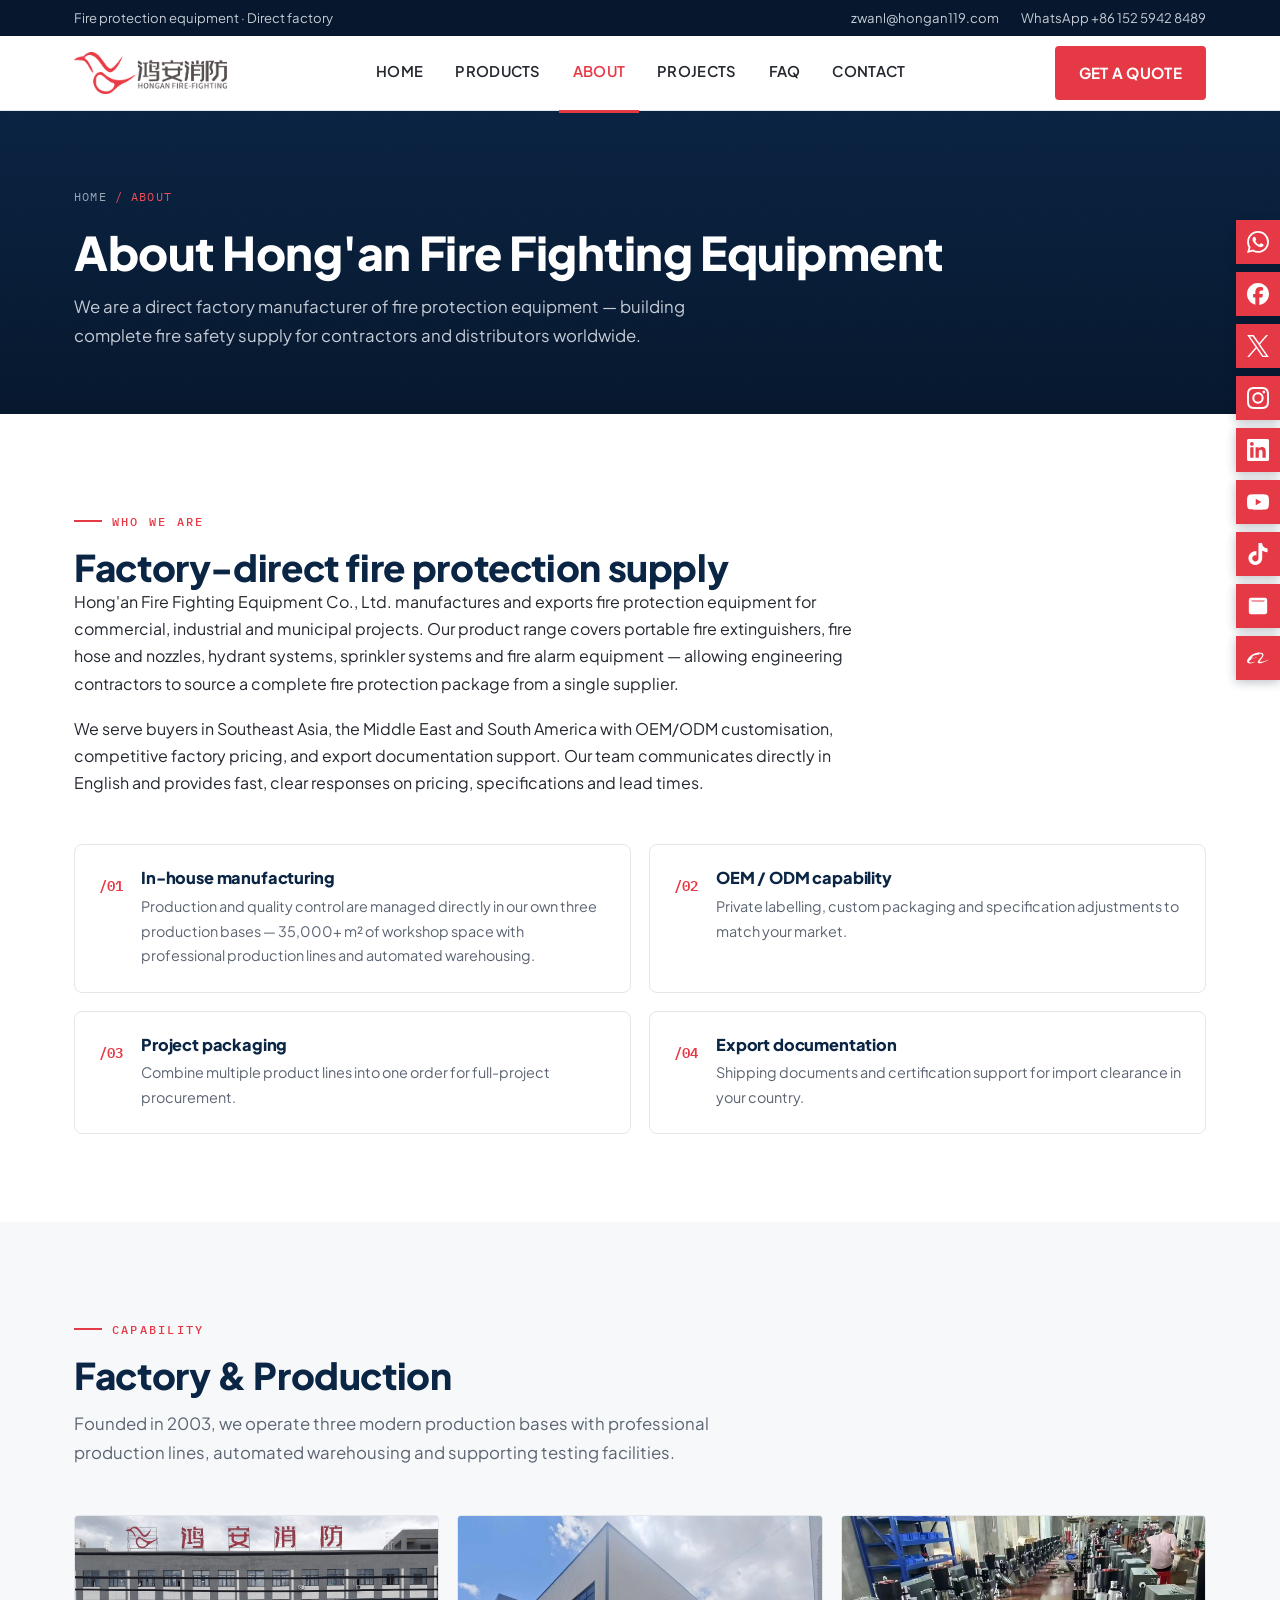
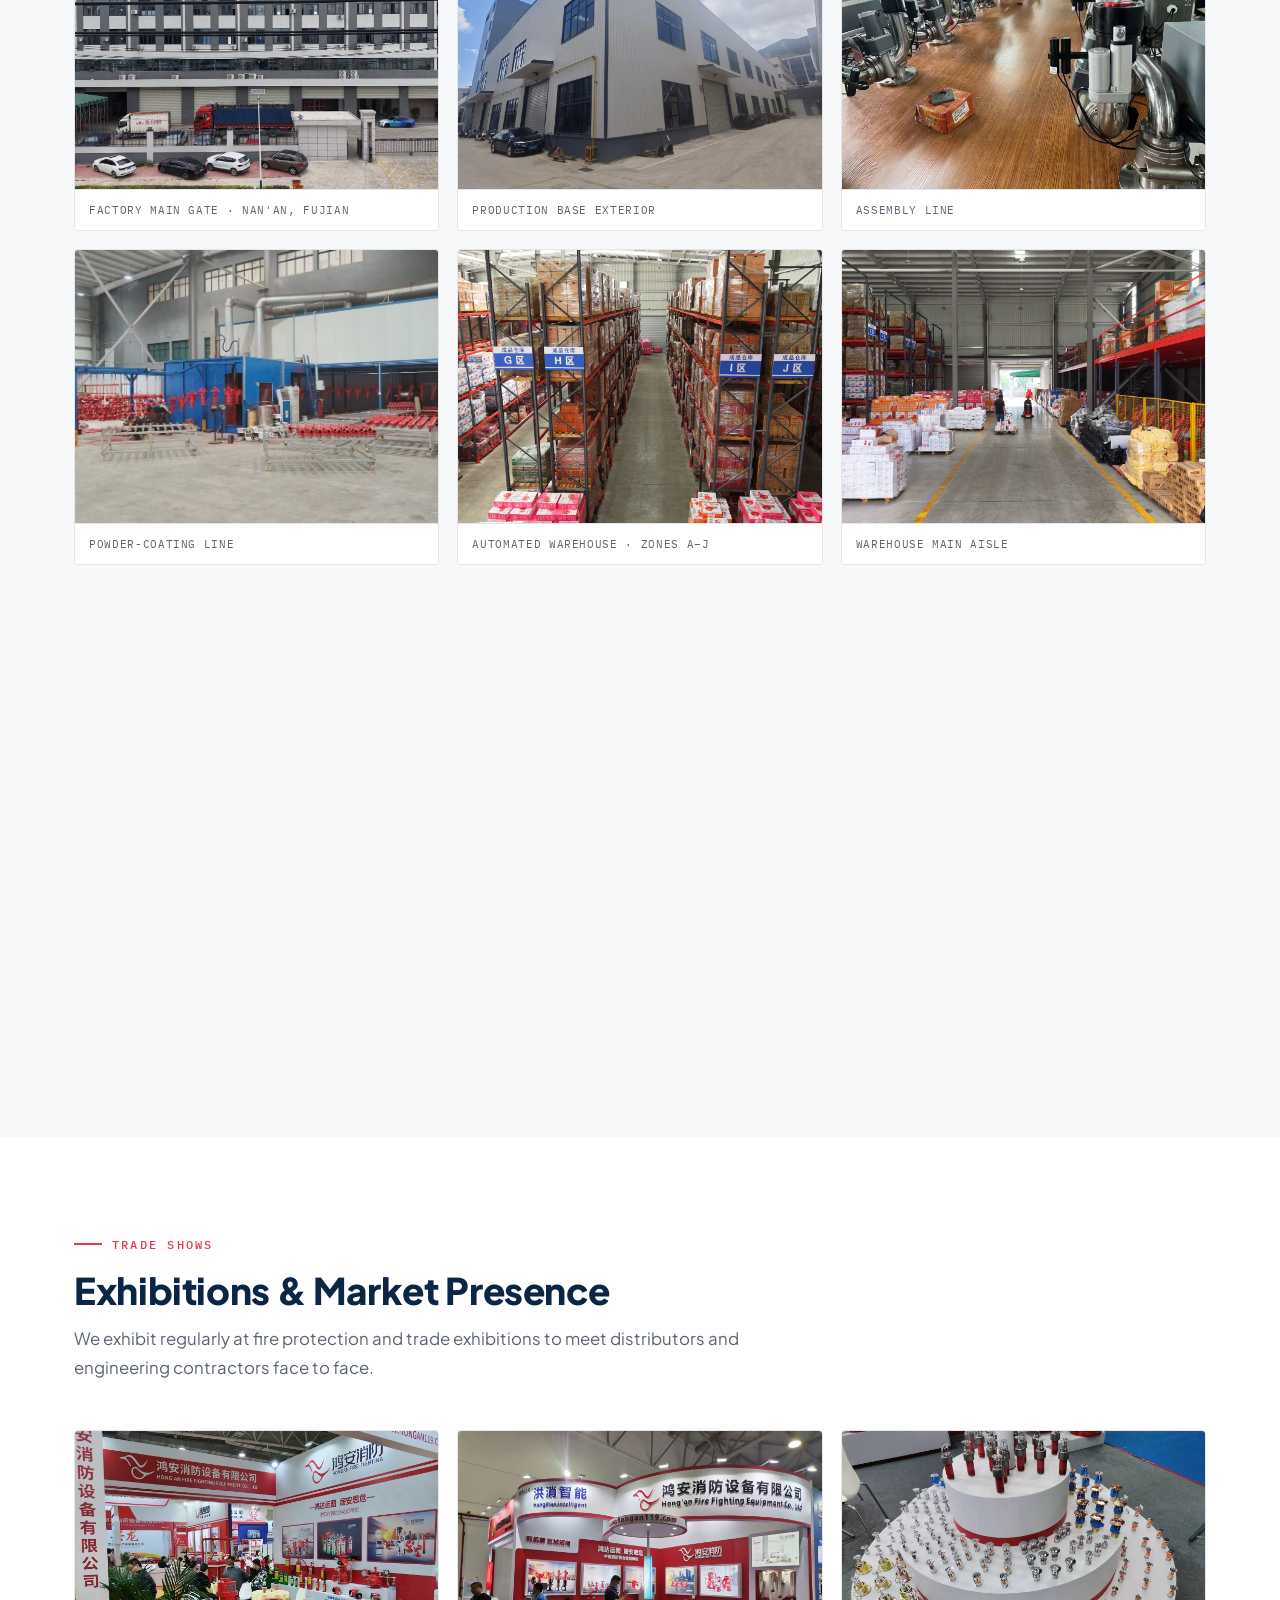
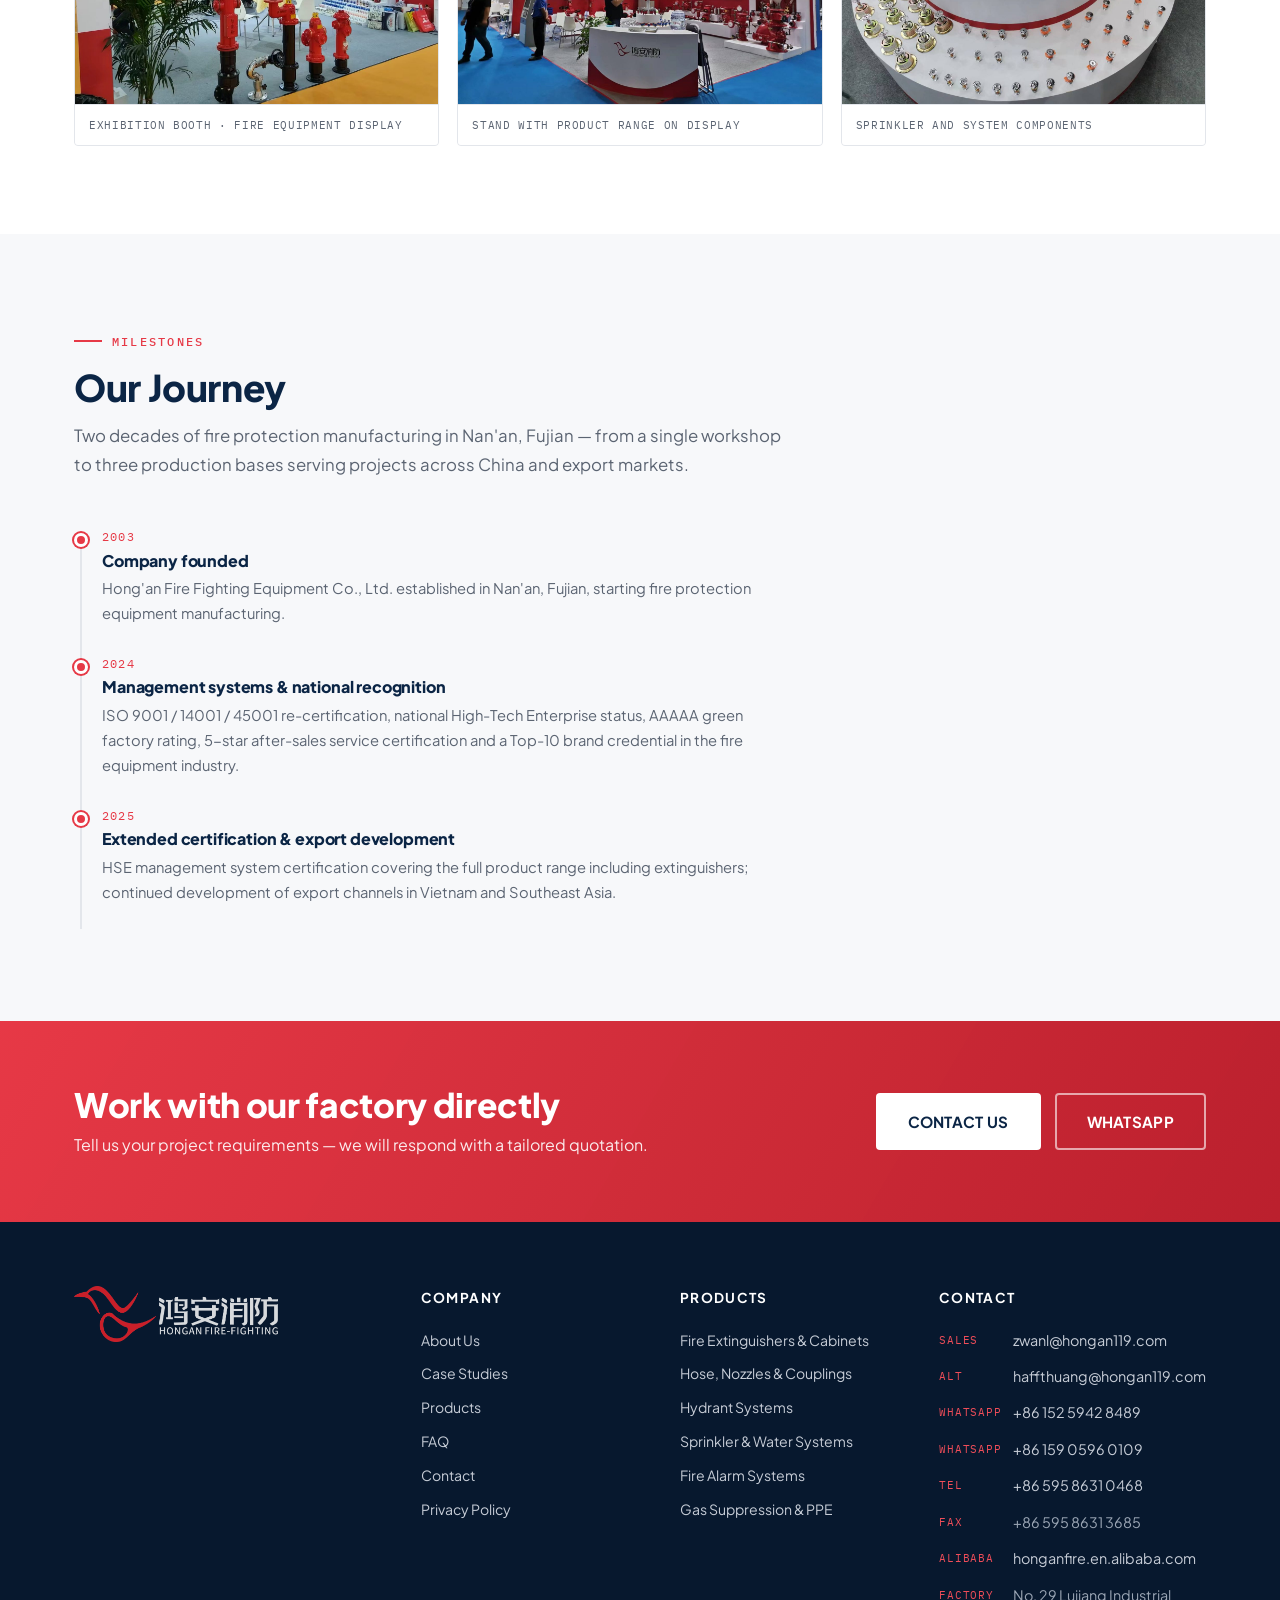
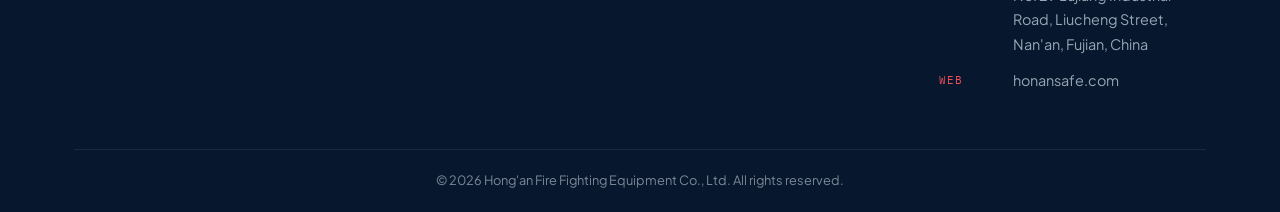
<file: about.html>
<!DOCTYPE html>
<html lang="en">
<head>
  <meta charset="UTF-8">
  <meta name="viewport" content="width=device-width, initial-scale=1.0">
  <title>About Us — Hong'an Fire Fighting Equipment Co., Ltd. | Fire Protection Factory</title>
  <meta name="description" content="Hong'an Fire Fighting Equipment Co., Ltd. is a direct factory manufacturer and exporter of fire protection equipment — fire extinguishers, hose, hydrants, sprinkler and alarm systems — serving engineering contractors in Southeast Asia, the Middle East and South America.">
  <link rel="canonical" href="https://honansafe.com/about.html">
  <link rel="preload" href="assets/fonts/pjs-200_800.woff2" as="font" type="font/woff2" crossorigin>
  <link rel="stylesheet" href="assets/fonts.css?v=8">
  <link rel="stylesheet" href="assets/styles.css?v=10">
  <script type="application/ld+json">
  {
    "@context": "https://schema.org",
    "@type": "Organization",
    "name": "Hong'an Fire Fighting Equipment Co., Ltd.",
    "url": "https://honansafe.com/",
    "email": "zwanl@hongan119.com",
    "description": "Direct factory manufacturer and exporter of fire protection equipment."
  }
  </script>
</head>
<body>

  <div class="topbar">
    <div class="container">
      <div>Fire protection equipment · Direct factory</div>
      <div class="tb-right">
        <a href="mailto:zwanl@hongan119.com">zwanl@hongan119.com</a>
        <a href="https://wa.me/8615259428489" target="_blank" rel="noopener">WhatsApp +86 152 5942 8489</a>
      </div>
    </div>
  </div>

  <header class="site-header">
    <div class="container nav-wrap">
      <a href="index.html" class="brand" aria-label="HonanSafe home">
        <img src="assets/logo-horizontal.png" alt="Hong'an Fire Fighting Equipment - HonanSafe" class="brand-logo">
      </a>
      <button class="nav-toggle" aria-label="Open menu" aria-expanded="false">
        <span></span><span></span><span></span>
      </button>
      <nav aria-label="Main navigation">
        <ul class="nav-menu">
          <li><a href="index.html">Home</a></li>
          <li>
            <a href="products.html">Products</a>
            <ul class="dropdown">
              <li><a href="products/fire-extinguishers.html">Fire Extinguishers & Cabinets <span>01</span></a></li>
              <li><a href="products/hose-nozzles.html">Hose, Nozzles & Couplings <span>02</span></a></li>
              <li><a href="products/hydrant-systems.html">Hydrant Systems <span>03</span></a></li>
              <li><a href="products/sprinkler-systems.html">Sprinkler & Water Systems <span>04</span></a></li>
              <li><a href="products/fire-alarm.html">Fire Alarm Systems <span>05</span></a></li>
              <li><a href="products/other.html">Gas Suppression & PPE <span>06</span></a></li>
            </ul>
          </li>
          <li><a href="about.html" class="active">About</a></li>
          <li><a href="projects.html">Projects</a></li>
          <li><a href="faq.html">FAQ</a></li>
          <li><a href="contact.html">Contact</a></li>
        </ul>
      </nav>
      <div class="nav-cta">
        <a href="contact.html" class="btn btn-primary" style="padding:12px 22px;">Get a Quote</a>
      </div>
    </div>
  </header>

  <!-- Page hero -->
  <section class="page-hero">
    <div class="container">
      <div class="breadcrumb"><a href="index.html">Home</a><span class="sep">/</span><span class="current">About</span></div>
      <h1>About Hong'an Fire Fighting Equipment</h1>
      <p>We are a direct factory manufacturer of fire protection equipment — building complete fire safety supply for contractors and distributors worldwide.</p>
    </div>
  </section>

  <!-- Intro -->
  <section class="section">
    <div class="container">
      <div class="prose reveal">
        <span class="kicker">Who we are</span>
        <h2>Factory-direct fire protection supply</h2>
        <p>
          Hong'an Fire Fighting Equipment Co., Ltd. manufactures and exports fire protection equipment for
          commercial, industrial and municipal projects. Our product range covers portable fire extinguishers,
          fire hose and nozzles, hydrant systems, sprinkler systems and fire alarm equipment — allowing
          engineering contractors to source a complete fire protection package from a single supplier.
        </p>
        <p>
          We serve buyers in Southeast Asia, the Middle East and South America with OEM/ODM customisation,
          competitive factory pricing, and export documentation support. Our team communicates directly in English
          and provides fast, clear responses on pricing, specifications and lead times.
        </p>
      </div>

      <div class="why-grid mt-48">
        <div class="why-item reveal">
          <span class="w-num">/01</span>
          <div>
            <h4>In-house manufacturing</h4>
            <p>Production and quality control are managed directly in our own three production bases — 35,000+ m² of workshop space with professional production lines and automated warehousing.</p>
          </div>
        </div>
        <div class="why-item reveal reveal-delay-1">
          <span class="w-num">/02</span>
          <div>
            <h4>OEM / ODM capability</h4>
            <p>Private labelling, custom packaging and specification adjustments to match your market.</p>
          </div>
        </div>
        <div class="why-item reveal reveal-delay-2">
          <span class="w-num">/03</span>
          <div>
            <h4>Project packaging</h4>
            <p>Combine multiple product lines into one order for full-project procurement.</p>
          </div>
        </div>
        <div class="why-item reveal">
          <span class="w-num">/04</span>
          <div>
            <h4>Export documentation</h4>
            <p>Shipping documents and certification support for import clearance in your country.</p>
          </div>
        </div>
      </div>
    </div>
  </section>

  <!-- Factory & production -->
  <section class="section section-alt">
    <div class="container">
      <div class="section-head reveal">
        <span class="kicker">Capability</span>
        <h2>Factory &amp; Production</h2>
        <p>Founded in 2003, we operate three modern production bases with professional production lines, automated warehousing and supporting testing facilities.</p>
      </div>

      <div class="scene-grid reveal">
        <figure class="scene-figure">
          <img src="assets/images/factory-gate.jpg" alt="Factory main gate at the Nan'an production base" loading="lazy">
          <figcaption>Factory main gate · Nan'an, Fujian</figcaption>
        </figure>
        <figure class="scene-figure">
          <img src="assets/images/factory-exterior.jpg" alt="Production base exterior wall" loading="lazy">
          <figcaption>Production base exterior</figcaption>
        </figure>
        <figure class="scene-figure">
          <img src="assets/images/workshop-assembly.jpg" alt="Assembly line with finished fire monitors" loading="lazy">
          <figcaption>Assembly line</figcaption>
        </figure>
        <figure class="scene-figure">
          <img src="assets/images/workshop-coating.jpg" alt="Powder coating production line for castings" loading="lazy">
          <figcaption>Powder-coating line</figcaption>
        </figure>
        <figure class="scene-figure">
          <img src="assets/images/warehouse-c.jpg" alt="Automated finished goods warehouse" loading="lazy">
          <figcaption>Automated warehouse · zones A–J</figcaption>
        </figure>
        <figure class="scene-figure">
          <img src="assets/images/warehouse-aisle.jpg" alt="Main aisle of the finished goods warehouse" loading="lazy">
          <figcaption>Warehouse main aisle</figcaption>
        </figure>
      </div>

      <div class="factory-stats reveal">
        <div><b>3</b><span>Production bases</span></div>
        <div><b>9</b><span>Product series</span></div>
        <div><b>500<em>+</em></b><span>Specifications</span></div>
        <div><b>100<em>+</em></b><span>National patents</span></div>
      </div>

      <div class="prose reveal" style="margin-top:34px;">
        <ul>
          <li><b>Production bases</b> — three modern facilities covering 35,000+ m² of production area, with in-house casting, machining, coating and assembly lines.</li>
          <li><b>Product range</b> — 500+ specifications across nine product series, produced and quality-controlled in house.</li>
          <li><b>Quality control</b> — full life-cycle traceability system, backed by ISO 9001, HSE and 5-star after-sales service certification.</li>
          <li><b>R&amp;D and customisation</b> — 100+ national patents and IPMS-certified IP management; OEM/ODM private label, packaging and specification customisation.</li>
          <li><b>Warehousing and delivery</b> — automated warehouse with zones A–J for finished goods, supporting project-sized consolidated shipments.</li>
        </ul>
      </div>
    </div>
  </section>

  <!-- Exhibitions -->
  <section class="section">
    <div class="container">
      <div class="section-head reveal">
        <span class="kicker">Trade shows</span>
        <h2>Exhibitions &amp; Market Presence</h2>
        <p>We exhibit regularly at fire protection and trade exhibitions to meet distributors and engineering contractors face to face.</p>
      </div>

      <div class="scene-grid reveal">
        <figure class="scene-figure">
          <img src="assets/images/expo-booth.jpg" alt="Company exhibition booth with fire equipment display" loading="lazy">
          <figcaption>Exhibition booth · fire equipment display</figcaption>
        </figure>
        <figure class="scene-figure">
          <img src="assets/images/expo-brand.jpg" alt="Co-branded exhibition stand" loading="lazy">
          <figcaption>Stand with product range on display</figcaption>
        </figure>
        <figure class="scene-figure">
          <img src="assets/images/expo-sprinkler.jpg" alt="Sprinkler heads and system components on display at a trade show" loading="lazy">
          <figcaption>Sprinkler and system components</figcaption>
        </figure>
      </div>
    </div>
  </section>

  <!-- Milestones -->
  <section class="section section-alt">
    <div class="container">
      <div class="section-head reveal">
        <span class="kicker">Milestones</span>
        <h2>Our Journey</h2>
        <p>Two decades of fire protection manufacturing in Nan'an, Fujian — from a single workshop to three production bases serving projects across China and export markets.</p>
      </div>

      <div class="timeline">
        <div class="tl-item reveal">
          <div class="tl-date">2003</div>
          <h4>Company founded</h4>
          <p>Hong'an Fire Fighting Equipment Co., Ltd. established in Nan'an, Fujian, starting fire protection equipment manufacturing.</p>
        </div>
        <div class="tl-item reveal">
          <div class="tl-date">2024</div>
          <h4>Management systems &amp; national recognition</h4>
          <p>ISO 9001 / 14001 / 45001 re-certification, national High-Tech Enterprise status, AAAAA green factory rating, 5-star after-sales service certification and a Top-10 brand credential in the fire equipment industry.</p>
        </div>
        <div class="tl-item reveal">
          <div class="tl-date">2025</div>
          <h4>Extended certification &amp; export development</h4>
          <p>HSE management system certification covering the full product range including extinguishers; continued development of export channels in Vietnam and Southeast Asia.</p>
        </div>
      </div>
    </div>
  </section>

  <!-- CTA -->
  <section class="cta-band">
    <div class="container">
      <div>
        <h2>Work with our factory directly</h2>
        <p>Tell us your project requirements — we will respond with a tailored quotation.</p>
      </div>
      <div class="cta-actions">
        <a href="contact.html" class="btn btn-light">Contact Us</a>
        <a href="https://wa.me/8615259428489" target="_blank" rel="noopener" class="btn btn-outline-light">WhatsApp</a>
      </div>
    </div>
  </section>

  <footer class="site-footer">
    <div class="container">
      <div class="footer-grid">
        <div>
          <a href="index.html" class="brand" style="margin-bottom:16px;">
          <img src="assets/logo-white.png" alt="Hong'an Fire Fighting Equipment - HonanSafe" class="brand-logo brand-logo-footer">
        </a>
        </div>
        <div>
          <h5>Company</h5>
          <ul class="footer-links">
            <li><a href="about.html">About Us</a></li>
            <li><a href="projects.html">Case Studies</a></li>
            <li><a href="products.html">Products</a></li>
            <li><a href="faq.html">FAQ</a></li>
            <li><a href="contact.html">Contact</a></li>
            <li><a href="privacy.html">Privacy Policy</a></li>
          </ul>
        </div>
        <div>
          <h5>Products</h5>
          <ul class="footer-links">
            <li><a href="products/fire-extinguishers.html">Fire Extinguishers & Cabinets</a></li>
            <li><a href="products/hose-nozzles.html">Hose, Nozzles & Couplings</a></li>
            <li><a href="products/hydrant-systems.html">Hydrant Systems</a></li>
            <li><a href="products/sprinkler-systems.html">Sprinkler & Water Systems</a></li>
            <li><a href="products/fire-alarm.html">Fire Alarm Systems</a></li>
            <li><a href="products/other.html">Gas Suppression & PPE</a></li>
          </ul>
        </div>
        <div>
          <h5>Contact</h5>
          <ul class="footer-contact">
            <li><span class="fc-label">Sales</span><a href="mailto:zwanl@hongan119.com">zwanl@hongan119.com</a></li>
            <li><span class="fc-label">Alt</span><a href="mailto:haffthuang@hongan119.com">haffthuang@hongan119.com</a></li>
            <li><span class="fc-label">WhatsApp</span><a href="https://wa.me/8615259428489" target="_blank" rel="noopener">+86 152 5942 8489</a></li>
            <li><span class="fc-label">WhatsApp</span><a href="https://wa.me/8615905960109" target="_blank" rel="noopener">+86 159 0596 0109</a></li>
            <li><span class="fc-label">Tel</span><a href="tel:+8659586310468">+86 595 8631 0468</a></li>
            <li><span class="fc-label">Fax</span><span>+86 595 8631 3685</span></li>
            <li><span class="fc-label">Alibaba</span><a href="https://honganfire.en.alibaba.com" target="_blank" rel="noopener">honganfire.en.alibaba.com</a></li>
            <li><span class="fc-label">Factory</span><span>No. 29 Lujiang Industrial Road, Liucheng Street, Nan'an, Fujian, China</span></li>
            <li><span class="fc-label">Web</span><span>honansafe.com</span></li>
          </ul>
        </div>
      </div>
      <div class="footer-bottom">
        <div>© <span id="year">2026</span> Hong'an Fire Fighting Equipment Co., Ltd. All rights reserved.</div>
      </div>
    </div>
  </footer>

  <script src="assets/script.js"></script>
  <!-- Contact rail -->
  <nav class="contact-rail" aria-label="Contact channels">
    <a class="rail-item" href="https://wa.me/8615259428489" target="_blank" rel="noopener" aria-label="Chat on WhatsApp">
      <span class="rail-label">Chat on WhatsApp</span>
      <span class="rail-icon"><img src="assets/icons/whatsapp.svg" alt="" width="22" height="22"></span>
    </a>
    <a class="rail-item" href="https://www.facebook.com/people/Honganfirefactory/61596855004283/" target="_blank" rel="noopener" aria-label="Hong'an Fire Fighting on Facebook">
      <span class="rail-label">Follow us on Facebook</span>
      <span class="rail-icon"><img src="assets/icons/facebook.svg" alt="" width="22" height="22"></span>
    </a>
    <a class="rail-item" href="https://x.com/honganfire2003" target="_blank" rel="noopener" aria-label="Hong'an Fire Fighting on X">
      <span class="rail-label">Follow us on X</span>
      <span class="rail-icon"><img src="assets/icons/x.svg" alt="" width="22" height="22"></span>
    </a>
    <a class="rail-item" href="https://www.instagram.com/honganfirefactory/" target="_blank" rel="noopener" aria-label="Hong'an Fire Fighting on Instagram">
      <span class="rail-label">Follow us on Instagram</span>
      <span class="rail-icon"><img src="assets/icons/instagram.svg" alt="" width="22" height="22"></span>
    </a>
    <span class="rail-item is-pending" aria-label="LinkedIn — account coming soon">
      <span class="rail-label">LinkedIn · coming soon</span>
      <span class="rail-icon"><img src="assets/icons/linkedin.svg" alt="" width="22" height="22"></span>
    </span>
    <span class="rail-item is-pending" aria-label="YouTube — account coming soon">
      <span class="rail-label">YouTube · coming soon</span>
      <span class="rail-icon"><img src="assets/icons/youtube.svg" alt="" width="22" height="22"></span>
    </span>
    <span class="rail-item is-pending" aria-label="TikTok — account coming soon">
      <span class="rail-label">TikTok · coming soon</span>
      <span class="rail-icon"><img src="assets/icons/tiktok.svg" alt="" width="22" height="22"></span>
    </span>
    <a class="rail-item" href="mailto:zwanl@hongan119.com" aria-label="Email us">
      <span class="rail-label">Email us</span>
      <span class="rail-icon"><img src="assets/icons/mail.svg" alt="" width="22" height="22"></span>
    </a>
    <a class="rail-item" href="https://honganfire.en.alibaba.com" target="_blank" rel="noopener" aria-label="Alibaba store">
      <span class="rail-label">Alibaba store</span>
      <span class="rail-icon"><img src="assets/icons/alibabadotcom.svg" alt="" width="22" height="22"></span>
    </a>
  </nav>
</body>
</html>
</file>
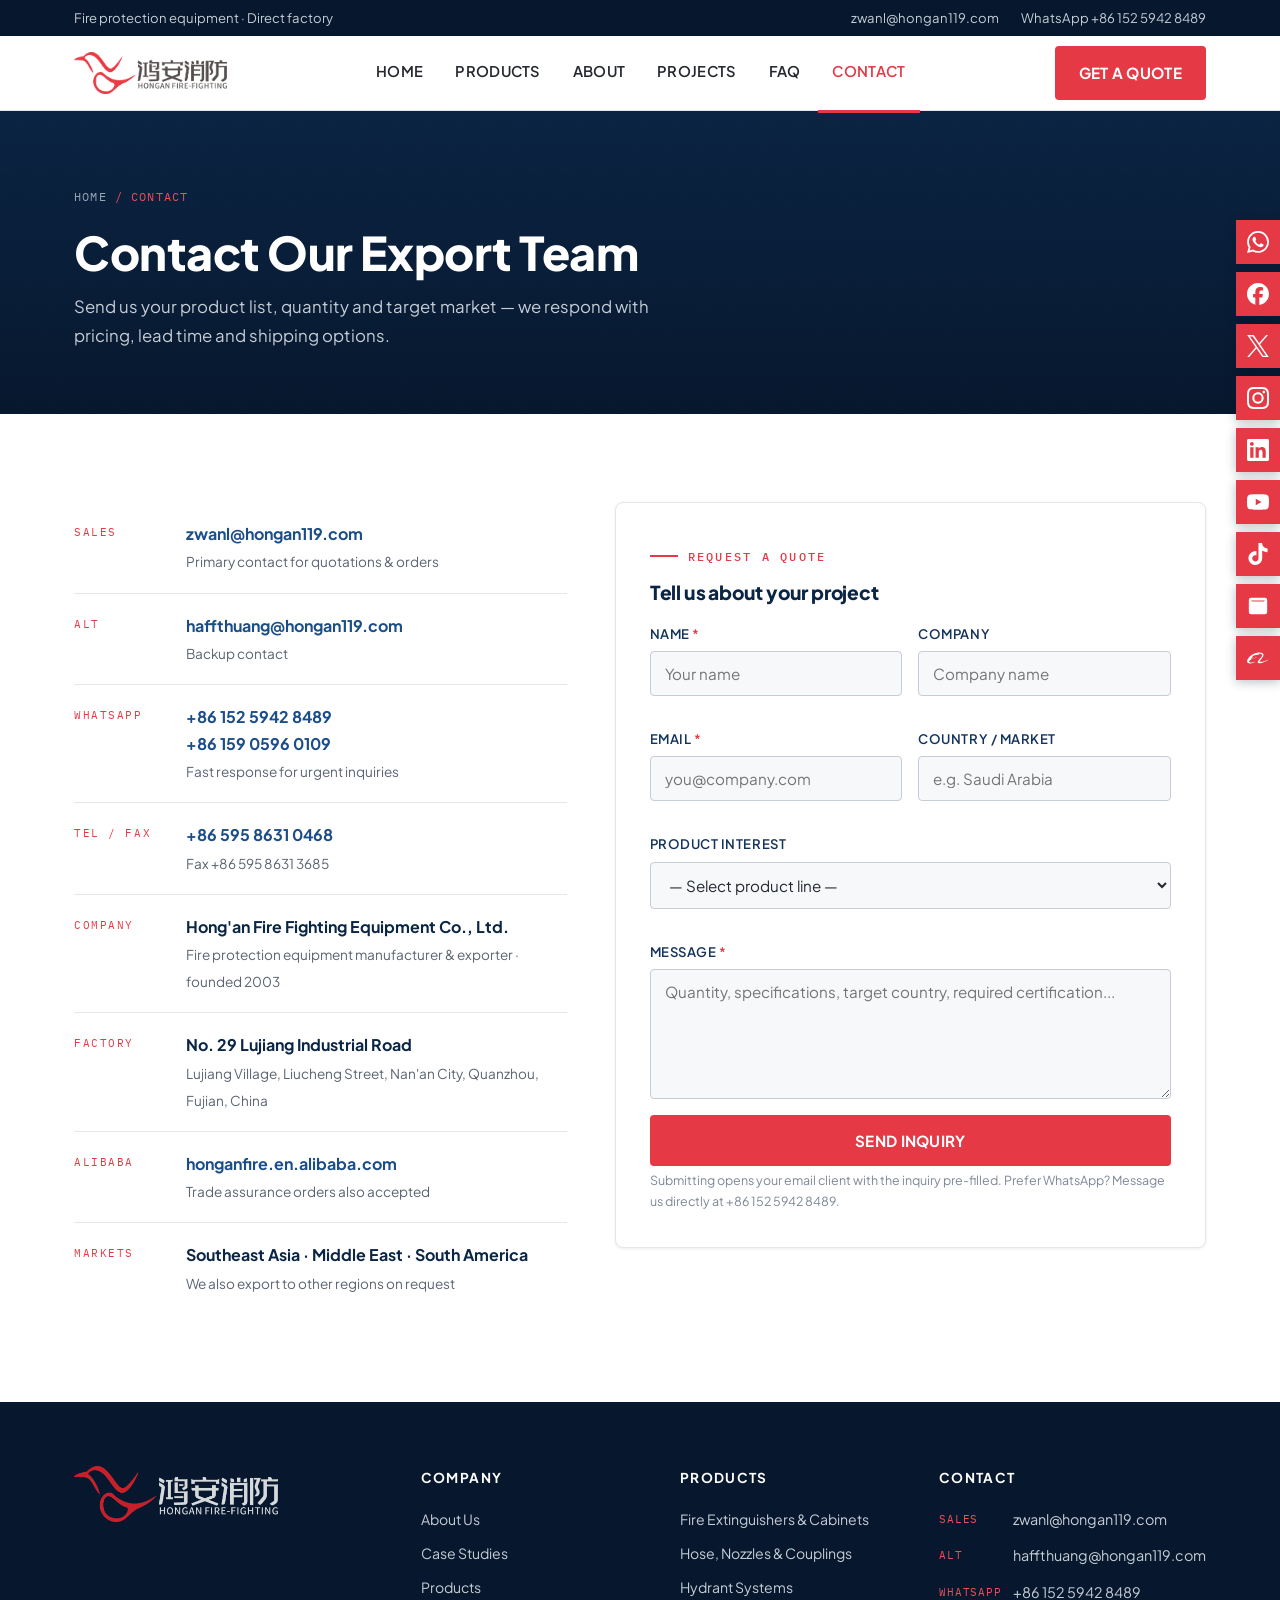
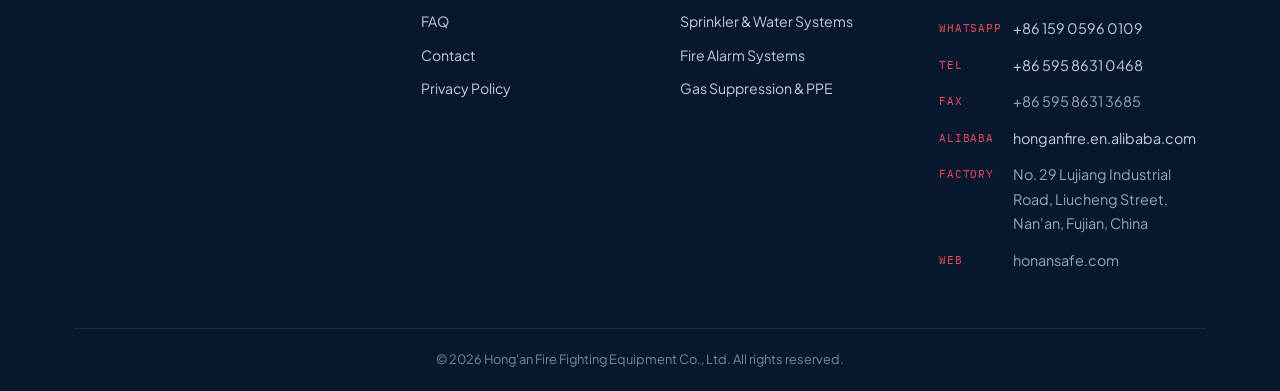
<file: contact.html>
<!DOCTYPE html>
<html lang="en">
<head>
  <meta charset="UTF-8">
  <meta name="viewport" content="width=device-width, initial-scale=1.0">
  <title>Contact Us — Hong'an Fire Fighting Equipment Co., Ltd. | Request a Quote</title>
  <meta name="description" content="Contact Hong'an Fire Fighting Equipment Co., Ltd. for fire protection equipment quotations. Email zwanl@hongan119.com or WhatsApp +86 152 5942 8489. OEM/ODM customisation for engineering contractors in Southeast Asia, Middle East and South America.">
  <link rel="canonical" href="https://honansafe.com/contact.html">
  <link rel="preload" href="assets/fonts/pjs-200_800.woff2" as="font" type="font/woff2" crossorigin>
  <link rel="stylesheet" href="assets/fonts.css?v=8">
  <link rel="stylesheet" href="assets/styles.css?v=10">
  <script type="application/ld+json">
  {
    "@context": "https://schema.org",
    "@type": "Organization",
    "name": "Hong'an Fire Fighting Equipment Co., Ltd.",
    "url": "https://honansafe.com/",
    "email": "zwanl@hongan119.com",
    "contactPoint": {
      "@type": "ContactPoint",
      "telephone": "+86-152-5942-8489",
      "contactType": "sales"
    }
  }
  </script>
</head>
<body>

  <div class="topbar">
    <div class="container">
      <div>Fire protection equipment · Direct factory</div>
      <div class="tb-right">
        <a href="mailto:zwanl@hongan119.com">zwanl@hongan119.com</a>
        <a href="https://wa.me/8615259428489" target="_blank" rel="noopener">WhatsApp +86 152 5942 8489</a>
      </div>
    </div>
  </div>

  <header class="site-header">
    <div class="container nav-wrap">
      <a href="index.html" class="brand" aria-label="HonanSafe home">
        <img src="assets/logo-horizontal.png" alt="Hong'an Fire Fighting Equipment - HonanSafe" class="brand-logo">
      </a>
      <button class="nav-toggle" aria-label="Open menu" aria-expanded="false">
        <span></span><span></span><span></span>
      </button>
      <nav aria-label="Main navigation">
        <ul class="nav-menu">
          <li><a href="index.html">Home</a></li>
          <li>
            <a href="products.html">Products</a>
            <ul class="dropdown">
              <li><a href="products/fire-extinguishers.html">Fire Extinguishers & Cabinets <span>01</span></a></li>
              <li><a href="products/hose-nozzles.html">Hose, Nozzles & Couplings <span>02</span></a></li>
              <li><a href="products/hydrant-systems.html">Hydrant Systems <span>03</span></a></li>
              <li><a href="products/sprinkler-systems.html">Sprinkler & Water Systems <span>04</span></a></li>
              <li><a href="products/fire-alarm.html">Fire Alarm Systems <span>05</span></a></li>
              <li><a href="products/other.html">Gas Suppression & PPE <span>06</span></a></li>
            </ul>
          </li>
          <li><a href="about.html">About</a></li>
          <li><a href="projects.html">Projects</a></li>
          <li><a href="faq.html">FAQ</a></li>
          <li><a href="contact.html" class="active">Contact</a></li>
        </ul>
      </nav>
      <div class="nav-cta">
        <a href="contact.html" class="btn btn-primary" style="padding:12px 22px;">Get a Quote</a>
      </div>
    </div>
  </header>

  <!-- Page hero -->
  <section class="page-hero">
    <div class="container">
      <div class="breadcrumb"><a href="index.html">Home</a><span class="sep">/</span><span class="current">Contact</span></div>
      <h1>Contact Our Export Team</h1>
      <p>Send us your product list, quantity and target market — we respond with pricing, lead time and shipping options.</p>
    </div>
  </section>

  <!-- Contact -->
  <section class="section">
    <div class="container">
      <div class="contact-grid">
        <div class="contact-info reveal">
          <div class="ci-item">
            <div class="ci-label">Sales</div>
            <div class="ci-value">
              <b><a href="mailto:zwanl@hongan119.com">zwanl@hongan119.com</a></b>
              <span>Primary contact for quotations & orders</span>
            </div>
          </div>
          <div class="ci-item">
            <div class="ci-label">Alt</div>
            <div class="ci-value">
              <b><a href="mailto:haffthuang@hongan119.com">haffthuang@hongan119.com</a></b>
              <span>Backup contact</span>
            </div>
          </div>
          <div class="ci-item">
            <div class="ci-label">WhatsApp</div>
            <div class="ci-value">
              <b><a href="https://wa.me/8615259428489" target="_blank" rel="noopener">+86 152 5942 8489</a></b>
              <b><a href="https://wa.me/8615905960109" target="_blank" rel="noopener">+86 159 0596 0109</a></b>
              <span>Fast response for urgent inquiries</span>
            </div>
          </div>
          <div class="ci-item">
            <div class="ci-label">Tel / Fax</div>
            <div class="ci-value">
              <b><a href="tel:+8659586310468">+86 595 8631 0468</a></b>
              <span>Fax +86 595 8631 3685</span>
            </div>
          </div>
          <div class="ci-item">
            <div class="ci-label">Company</div>
            <div class="ci-value">
              <b>Hong'an Fire Fighting Equipment Co., Ltd.</b>
              <span>Fire protection equipment manufacturer &amp; exporter · founded 2003</span>
            </div>
          </div>
          <div class="ci-item">
            <div class="ci-label">Factory</div>
            <div class="ci-value">
              <b>No. 29 Lujiang Industrial Road</b>
              <span>Lujiang Village, Liucheng Street, Nan'an City, Quanzhou, Fujian, China</span>
            </div>
          </div>
          <div class="ci-item">
            <div class="ci-label">Alibaba</div>
            <div class="ci-value">
              <b><a href="https://honganfire.en.alibaba.com" target="_blank" rel="noopener">honganfire.en.alibaba.com</a></b>
              <span>Trade assurance orders also accepted</span>
            </div>
          </div>
          <div class="ci-item">
            <div class="ci-label">Markets</div>
            <div class="ci-value">
              <b>Southeast Asia · Middle East · South America</b>
              <span>We also export to other regions on request</span>
            </div>
          </div>
        </div>

        <div class="contact-form reveal reveal-delay-1">
          <span class="kicker">Request a quote</span>
          <h3 style="margin-bottom:20px;">Tell us about your project</h3>
          <form id="rfq-form">
            <div class="form-grid">
              <div class="form-group">
                <label for="f-name">Name <em>*</em></label>
                <input type="text" id="f-name" name="name" required placeholder="Your name">
              </div>
              <div class="form-group">
                <label for="f-company">Company</label>
                <input type="text" id="f-company" name="company" placeholder="Company name">
              </div>
              <div class="form-group">
                <label for="f-email">Email <em>*</em></label>
                <input type="email" id="f-email" name="email" required placeholder="you@company.com">
              </div>
              <div class="form-group">
                <label for="f-country">Country / Market</label>
                <input type="text" id="f-country" name="country" placeholder="e.g. Saudi Arabia">
              </div>
              <div class="form-group full">
                <label for="f-product">Product interest</label>
                <select id="f-product" name="product">
                  <option value="">— Select product line —</option>
                  <option>Fire Extinguishers & Cabinets</option>
                  <option>Hose, Nozzles & Couplings</option>
                  <option>Hydrant Systems</option>
                  <option>Sprinkler & Water Systems</option>
                  <option>Fire Alarm Systems</option>
                  <option>Gas Suppression & PPE</option>
                  <option>Full project package</option>
                  <option>OEM / ODM customisation</option>
                </select>
              </div>
              <div class="form-group full">
                <label for="f-message">Message <em>*</em></label>
                <textarea id="f-message" name="message" required placeholder="Quantity, specifications, target country, required certification..."></textarea>
              </div>
            </div>
            <button type="submit" class="btn btn-primary" style="width:100%;">Send Inquiry</button>
            <p class="form-note" id="form-feedback" style="display:none;margin-top:12px;"></p>
            <p class="form-note">Submitting opens your email client with the inquiry pre-filled. Prefer WhatsApp? Message us directly at +86 152 5942 8489.</p>
          </form>
        </div>
      </div>
    </div>
  </section>

  <footer class="site-footer">
    <div class="container">
      <div class="footer-grid">
        <div>
          <a href="index.html" class="brand" style="margin-bottom:16px;">
          <img src="assets/logo-white.png" alt="Hong'an Fire Fighting Equipment - HonanSafe" class="brand-logo brand-logo-footer">
        </a>
        </div>
        <div>
          <h5>Company</h5>
          <ul class="footer-links">
            <li><a href="about.html">About Us</a></li>
            <li><a href="projects.html">Case Studies</a></li>
            <li><a href="products.html">Products</a></li>
            <li><a href="faq.html">FAQ</a></li>
            <li><a href="contact.html">Contact</a></li>
            <li><a href="privacy.html">Privacy Policy</a></li>
          </ul>
        </div>
        <div>
          <h5>Products</h5>
          <ul class="footer-links">
            <li><a href="products/fire-extinguishers.html">Fire Extinguishers & Cabinets</a></li>
            <li><a href="products/hose-nozzles.html">Hose, Nozzles & Couplings</a></li>
            <li><a href="products/hydrant-systems.html">Hydrant Systems</a></li>
            <li><a href="products/sprinkler-systems.html">Sprinkler & Water Systems</a></li>
            <li><a href="products/fire-alarm.html">Fire Alarm Systems</a></li>
            <li><a href="products/other.html">Gas Suppression & PPE</a></li>
          </ul>
        </div>
        <div>
          <h5>Contact</h5>
          <ul class="footer-contact">
            <li><span class="fc-label">Sales</span><a href="mailto:zwanl@hongan119.com">zwanl@hongan119.com</a></li>
            <li><span class="fc-label">Alt</span><a href="mailto:haffthuang@hongan119.com">haffthuang@hongan119.com</a></li>
            <li><span class="fc-label">WhatsApp</span><a href="https://wa.me/8615259428489" target="_blank" rel="noopener">+86 152 5942 8489</a></li>
            <li><span class="fc-label">WhatsApp</span><a href="https://wa.me/8615905960109" target="_blank" rel="noopener">+86 159 0596 0109</a></li>
            <li><span class="fc-label">Tel</span><a href="tel:+8659586310468">+86 595 8631 0468</a></li>
            <li><span class="fc-label">Fax</span><span>+86 595 8631 3685</span></li>
            <li><span class="fc-label">Alibaba</span><a href="https://honganfire.en.alibaba.com" target="_blank" rel="noopener">honganfire.en.alibaba.com</a></li>
            <li><span class="fc-label">Factory</span><span>No. 29 Lujiang Industrial Road, Liucheng Street, Nan'an, Fujian, China</span></li>
            <li><span class="fc-label">Web</span><span>honansafe.com</span></li>
          </ul>
        </div>
      </div>
      <div class="footer-bottom">
        <div>© <span id="year">2026</span> Hong'an Fire Fighting Equipment Co., Ltd. All rights reserved.</div>
      </div>
    </div>
  </footer>

  <script src="assets/script.js"></script>
  <!-- Contact rail -->
  <nav class="contact-rail" aria-label="Contact channels">
    <a class="rail-item" href="https://wa.me/8615259428489" target="_blank" rel="noopener" aria-label="Chat on WhatsApp">
      <span class="rail-label">Chat on WhatsApp</span>
      <span class="rail-icon"><img src="assets/icons/whatsapp.svg" alt="" width="22" height="22"></span>
    </a>
    <a class="rail-item" href="https://www.facebook.com/people/Honganfirefactory/61596855004283/" target="_blank" rel="noopener" aria-label="Hong'an Fire Fighting on Facebook">
      <span class="rail-label">Follow us on Facebook</span>
      <span class="rail-icon"><img src="assets/icons/facebook.svg" alt="" width="22" height="22"></span>
    </a>
    <a class="rail-item" href="https://x.com/honganfire2003" target="_blank" rel="noopener" aria-label="Hong'an Fire Fighting on X">
      <span class="rail-label">Follow us on X</span>
      <span class="rail-icon"><img src="assets/icons/x.svg" alt="" width="22" height="22"></span>
    </a>
    <a class="rail-item" href="https://www.instagram.com/honganfirefactory/" target="_blank" rel="noopener" aria-label="Hong'an Fire Fighting on Instagram">
      <span class="rail-label">Follow us on Instagram</span>
      <span class="rail-icon"><img src="assets/icons/instagram.svg" alt="" width="22" height="22"></span>
    </a>
    <span class="rail-item is-pending" aria-label="LinkedIn — account coming soon">
      <span class="rail-label">LinkedIn · coming soon</span>
      <span class="rail-icon"><img src="assets/icons/linkedin.svg" alt="" width="22" height="22"></span>
    </span>
    <span class="rail-item is-pending" aria-label="YouTube — account coming soon">
      <span class="rail-label">YouTube · coming soon</span>
      <span class="rail-icon"><img src="assets/icons/youtube.svg" alt="" width="22" height="22"></span>
    </span>
    <span class="rail-item is-pending" aria-label="TikTok — account coming soon">
      <span class="rail-label">TikTok · coming soon</span>
      <span class="rail-icon"><img src="assets/icons/tiktok.svg" alt="" width="22" height="22"></span>
    </span>
    <a class="rail-item" href="mailto:zwanl@hongan119.com" aria-label="Email us">
      <span class="rail-label">Email us</span>
      <span class="rail-icon"><img src="assets/icons/mail.svg" alt="" width="22" height="22"></span>
    </a>
    <a class="rail-item" href="https://honganfire.en.alibaba.com" target="_blank" rel="noopener" aria-label="Alibaba store">
      <span class="rail-label">Alibaba store</span>
      <span class="rail-icon"><img src="assets/icons/alibabadotcom.svg" alt="" width="22" height="22"></span>
    </a>
  </nav>
</body>
</html>
</file>
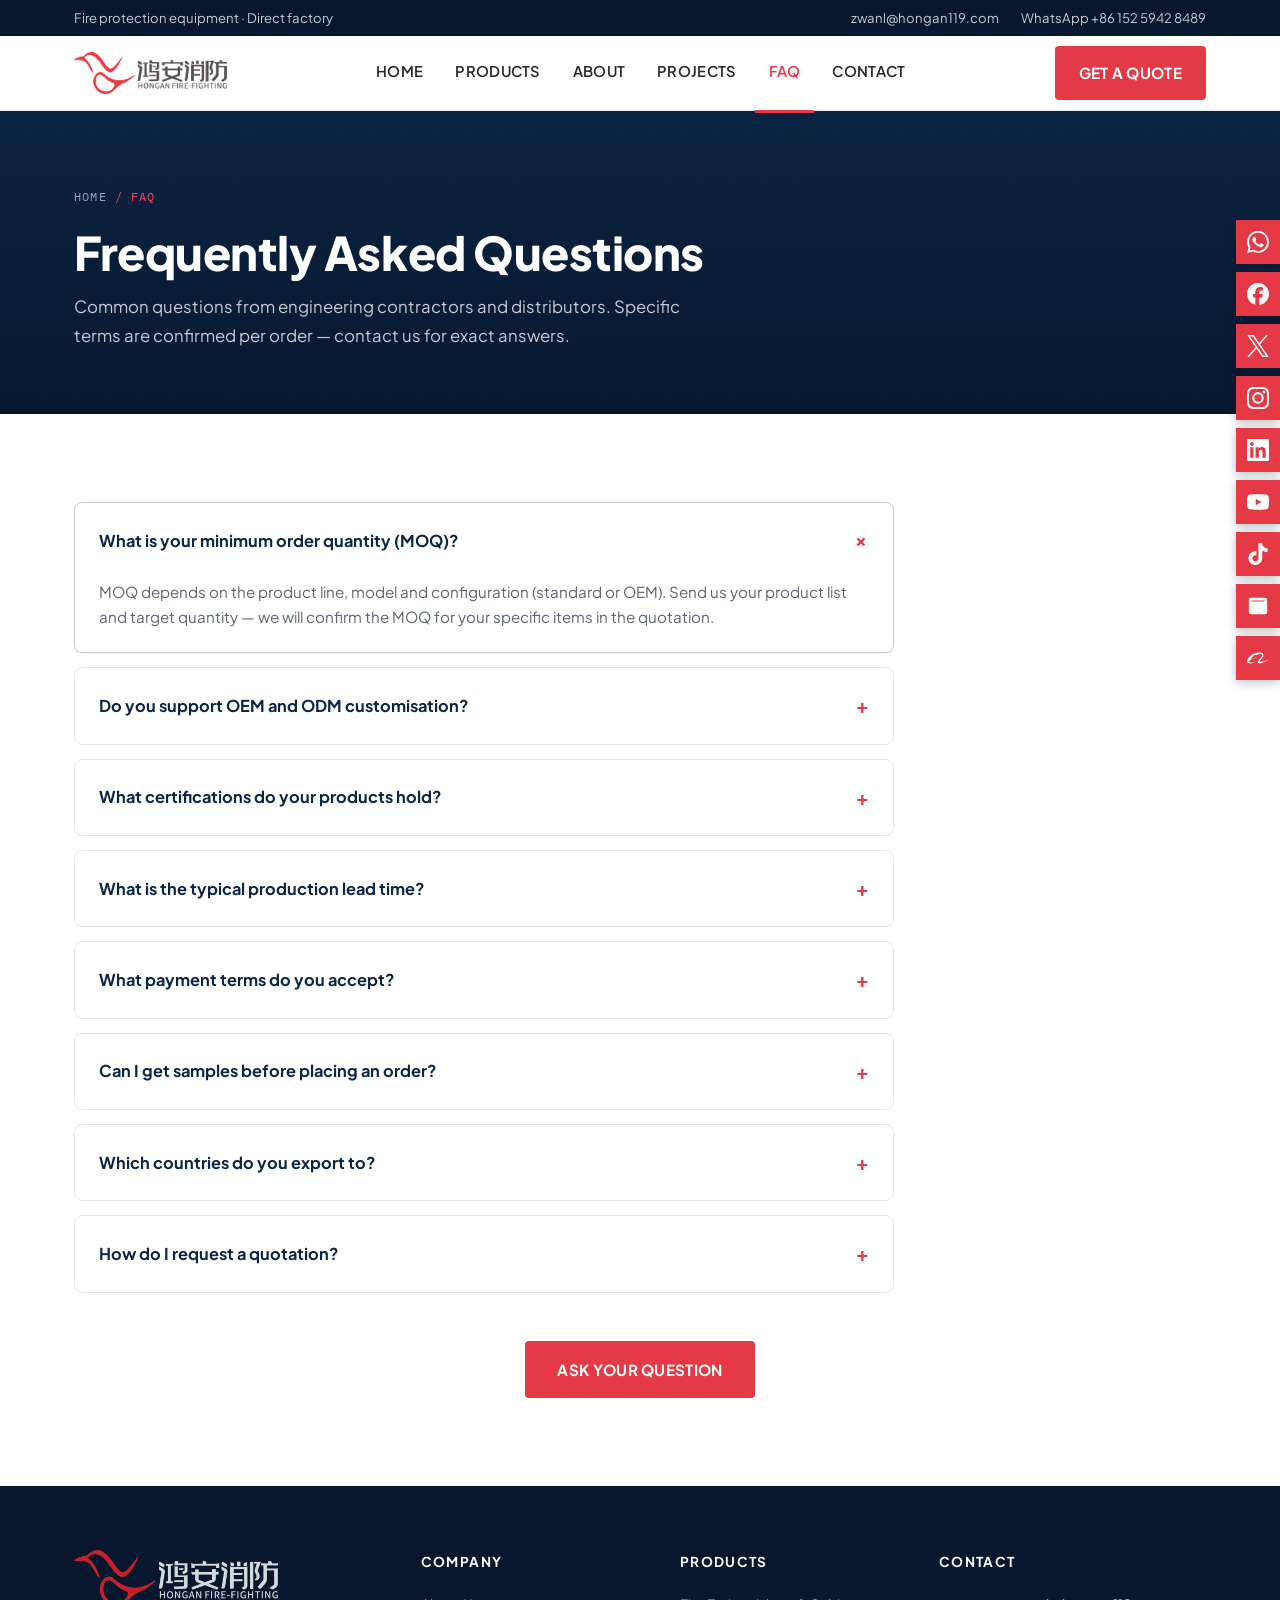
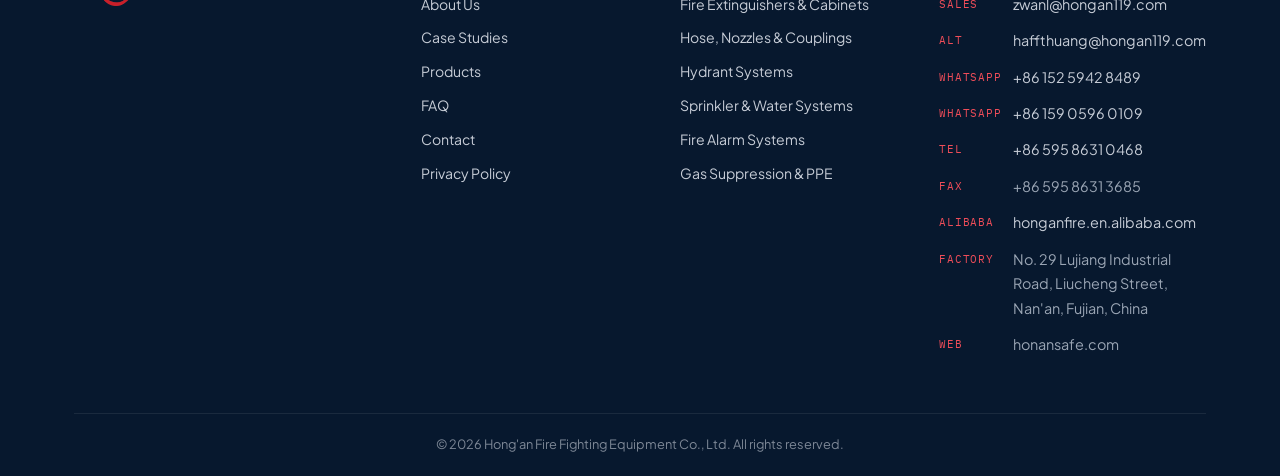
<file: faq.html>
<!DOCTYPE html>
<html lang="en">
<head>
  <meta charset="UTF-8">
  <meta name="viewport" content="width=device-width, initial-scale=1.0">
  <title>FAQ — Hong'an Fire Fighting Equipment Co., Ltd. | MOQ, Certification, OEM/ODM, Lead Time</title>
  <meta name="description" content="Frequently asked questions about ordering from Hong'an Fire Fighting Equipment: minimum order quantity, certifications, OEM/ODM customisation, lead time, payment terms, samples and shipping.">
  <link rel="canonical" href="https://honansafe.com/faq.html">
  <link rel="preload" href="assets/fonts/pjs-200_800.woff2" as="font" type="font/woff2" crossorigin>
  <link rel="stylesheet" href="assets/fonts.css?v=8">
  <link rel="stylesheet" href="assets/styles.css?v=10">
  <script type="application/ld+json">
  {
    "@context": "https://schema.org",
    "@type": "FAQPage",
    "mainEntity": [
      {
        "@type": "Question",
        "name": "What is your minimum order quantity (MOQ)?",
        "acceptedAnswer": { "@type": "Answer", "text": "MOQ depends on the product line and configuration. Please send your requirement and we will confirm the MOQ for your specific items." }
      },
      {
        "@type": "Question",
        "name": "Do you support OEM and ODM customisation?",
        "acceptedAnswer": { "@type": "Answer", "text": "Yes. We support private label branding, custom packaging and specification adjustments. Share your requirements and we will confirm what is possible for your product." }
      },
      {
        "@type": "Question",
        "name": "What certifications do your products hold?",
        "acceptedAnswer": { "@type": "Answer", "text": "Please contact our sales team for the current certification list and documentation relevant to your market. We only share verified certificates." }
      },
      {
        "@type": "Question",
        "name": "What is the typical production lead time?",
        "acceptedAnswer": { "@type": "Answer", "text": "Lead time depends on the product, quantity and customisation level. We will confirm the lead time when quoting your order." }
      },
      {
        "@type": "Question",
        "name": "What payment terms do you accept?",
        "acceptedAnswer": { "@type": "Answer", "text": "Payment terms are confirmed on an order-by-order basis. Contact us and we will provide the applicable terms for your order." }
      },
      {
        "@type": "Question",
        "name": "Can I get samples before ordering?",
        "acceptedAnswer": { "@type": "Answer", "text": "Sample requests are handled case by case. Contact our sales team to arrange samples and confirm sample costs and shipping." }
      },
      {
        "@type": "Question",
        "name": "Which countries do you export to?",
        "acceptedAnswer": { "@type": "Answer", "text": "Our key markets are Southeast Asia, the Middle East and South America. We also export to other regions on request." }
      }
    ]
  }
  </script>
</head>
<body>

  <div class="topbar">
    <div class="container">
      <div>Fire protection equipment · Direct factory</div>
      <div class="tb-right">
        <a href="mailto:zwanl@hongan119.com">zwanl@hongan119.com</a>
        <a href="https://wa.me/8615259428489" target="_blank" rel="noopener">WhatsApp +86 152 5942 8489</a>
      </div>
    </div>
  </div>

  <header class="site-header">
    <div class="container nav-wrap">
      <a href="index.html" class="brand" aria-label="HonanSafe home">
        <img src="assets/logo-horizontal.png" alt="Hong'an Fire Fighting Equipment - HonanSafe" class="brand-logo">
      </a>
      <button class="nav-toggle" aria-label="Open menu" aria-expanded="false">
        <span></span><span></span><span></span>
      </button>
      <nav aria-label="Main navigation">
        <ul class="nav-menu">
          <li><a href="index.html">Home</a></li>
          <li>
            <a href="products.html">Products</a>
            <ul class="dropdown">
              <li><a href="products/fire-extinguishers.html">Fire Extinguishers & Cabinets <span>01</span></a></li>
              <li><a href="products/hose-nozzles.html">Hose, Nozzles & Couplings <span>02</span></a></li>
              <li><a href="products/hydrant-systems.html">Hydrant Systems <span>03</span></a></li>
              <li><a href="products/sprinkler-systems.html">Sprinkler & Water Systems <span>04</span></a></li>
              <li><a href="products/fire-alarm.html">Fire Alarm Systems <span>05</span></a></li>
              <li><a href="products/other.html">Gas Suppression & PPE <span>06</span></a></li>
            </ul>
          </li>
          <li><a href="about.html">About</a></li>
          <li><a href="projects.html">Projects</a></li>
          <li><a href="faq.html" class="active">FAQ</a></li>
          <li><a href="contact.html">Contact</a></li>
        </ul>
      </nav>
      <div class="nav-cta">
        <a href="contact.html" class="btn btn-primary" style="padding:12px 22px;">Get a Quote</a>
      </div>
    </div>
  </header>

  <!-- Page hero -->
  <section class="page-hero">
    <div class="container">
      <div class="breadcrumb"><a href="index.html">Home</a><span class="sep">/</span><span class="current">FAQ</span></div>
      <h1>Frequently Asked Questions</h1>
      <p>Common questions from engineering contractors and distributors. Specific terms are confirmed per order — contact us for exact answers.</p>
    </div>
  </section>

  <!-- FAQ -->
  <section class="section">
    <div class="container">
      <div class="faq-list reveal">
        <details class="faq-item" open>
          <summary>What is your minimum order quantity (MOQ)?</summary>
          <div class="faq-body">
            MOQ depends on the product line, model and configuration (standard or OEM). Send us your product list and target quantity —
            we will confirm the MOQ for your specific items in the quotation.
          </div>
        </details>
        <details class="faq-item">
          <summary>Do you support OEM and ODM customisation?</summary>
          <div class="faq-body">
            Yes. We offer private label branding, custom packaging, colour and specification adjustments to match your market requirements.
            For ODM projects, share your target spec and we will advise on feasibility, tooling and lead time.
          </div>
        </details>
        <details class="faq-item">
          <summary>What certifications do your products hold?</summary>
          <div class="faq-body">
            Certification requirements vary by market. Contact our sales team and we will provide the current certificate list and
            documentation relevant to your country. We only publish and share verified certificates.
            ISO 9001 / 14001 / 45001, HSE, IPMS, AAAAA green factory and 5-star after-sales certificates are held by the factory.
          </div>
        </details>
        <details class="faq-item">
          <summary>What is the typical production lead time?</summary>
          <div class="faq-body">
            Lead time depends on product line, quantity and customisation level — typically confirmed at quotation stage.
            For urgent project timelines, tell us your deadline and we will do our best to plan production around it.
          </div>
        </details>
        <details class="faq-item">
          <summary>What payment terms do you accept?</summary>
          <div class="faq-body">
            Payment terms are confirmed per order. Standard export arrangements apply; contact us for the exact terms for your order.
            
          </div>
        </details>
        <details class="faq-item">
          <summary>Can I get samples before placing an order?</summary>
          <div class="faq-body">
            Yes, sample requests are handled case by case. Contact our sales team to arrange samples — we will confirm sample
            availability, cost and shipping method for your destination.
          </div>
        </details>
        <details class="faq-item">
          <summary>Which countries do you export to?</summary>
          <div class="faq-body">
            Our key markets are Southeast Asia, the Middle East and South America. We also export to other regions on request —
            contact us with your destination country and we will confirm exportability and documentation.
          </div>
        </details>
        <details class="faq-item">
          <summary>How do I request a quotation?</summary>
          <div class="faq-body">
            Use the <a href="contact.html">contact form</a>, email <a href="mailto:zwanl@hongan119.com">zwanl@hongan119.com</a>,
            or message us on <a href="https://wa.me/8615259428489" target="_blank" rel="noopener">WhatsApp</a>. Please include
            product names, quantities, target country and any required certification — we will respond with a detailed quotation.
          </div>
        </details>
      </div>

      <div class="text-center mt-48 reveal">
        <a href="contact.html" class="btn btn-primary">Ask Your Question</a>
      </div>
    </div>
  </section>

  <footer class="site-footer">
    <div class="container">
      <div class="footer-grid">
        <div>
          <a href="index.html" class="brand" style="margin-bottom:16px;">
          <img src="assets/logo-white.png" alt="Hong'an Fire Fighting Equipment - HonanSafe" class="brand-logo brand-logo-footer">
        </a>
        </div>
        <div>
          <h5>Company</h5>
          <ul class="footer-links">
            <li><a href="about.html">About Us</a></li>
            <li><a href="projects.html">Case Studies</a></li>
            <li><a href="products.html">Products</a></li>
            <li><a href="faq.html">FAQ</a></li>
            <li><a href="contact.html">Contact</a></li>
            <li><a href="privacy.html">Privacy Policy</a></li>
          </ul>
        </div>
        <div>
          <h5>Products</h5>
          <ul class="footer-links">
            <li><a href="products/fire-extinguishers.html">Fire Extinguishers & Cabinets</a></li>
            <li><a href="products/hose-nozzles.html">Hose, Nozzles & Couplings</a></li>
            <li><a href="products/hydrant-systems.html">Hydrant Systems</a></li>
            <li><a href="products/sprinkler-systems.html">Sprinkler & Water Systems</a></li>
            <li><a href="products/fire-alarm.html">Fire Alarm Systems</a></li>
            <li><a href="products/other.html">Gas Suppression & PPE</a></li>
          </ul>
        </div>
        <div>
          <h5>Contact</h5>
          <ul class="footer-contact">
            <li><span class="fc-label">Sales</span><a href="mailto:zwanl@hongan119.com">zwanl@hongan119.com</a></li>
            <li><span class="fc-label">Alt</span><a href="mailto:haffthuang@hongan119.com">haffthuang@hongan119.com</a></li>
            <li><span class="fc-label">WhatsApp</span><a href="https://wa.me/8615259428489" target="_blank" rel="noopener">+86 152 5942 8489</a></li>
            <li><span class="fc-label">WhatsApp</span><a href="https://wa.me/8615905960109" target="_blank" rel="noopener">+86 159 0596 0109</a></li>
            <li><span class="fc-label">Tel</span><a href="tel:+8659586310468">+86 595 8631 0468</a></li>
            <li><span class="fc-label">Fax</span><span>+86 595 8631 3685</span></li>
            <li><span class="fc-label">Alibaba</span><a href="https://honganfire.en.alibaba.com" target="_blank" rel="noopener">honganfire.en.alibaba.com</a></li>
            <li><span class="fc-label">Factory</span><span>No. 29 Lujiang Industrial Road, Liucheng Street, Nan'an, Fujian, China</span></li>
            <li><span class="fc-label">Web</span><span>honansafe.com</span></li>
          </ul>
        </div>
      </div>
      <div class="footer-bottom">
        <div>© <span id="year">2026</span> Hong'an Fire Fighting Equipment Co., Ltd. All rights reserved.</div>
      </div>
    </div>
  </footer>

  <script src="assets/script.js"></script>
  <!-- Contact rail -->
  <nav class="contact-rail" aria-label="Contact channels">
    <a class="rail-item" href="https://wa.me/8615259428489" target="_blank" rel="noopener" aria-label="Chat on WhatsApp">
      <span class="rail-label">Chat on WhatsApp</span>
      <span class="rail-icon"><img src="assets/icons/whatsapp.svg" alt="" width="22" height="22"></span>
    </a>
    <a class="rail-item" href="https://www.facebook.com/people/Honganfirefactory/61596855004283/" target="_blank" rel="noopener" aria-label="Hong'an Fire Fighting on Facebook">
      <span class="rail-label">Follow us on Facebook</span>
      <span class="rail-icon"><img src="assets/icons/facebook.svg" alt="" width="22" height="22"></span>
    </a>
    <a class="rail-item" href="https://x.com/honganfire2003" target="_blank" rel="noopener" aria-label="Hong'an Fire Fighting on X">
      <span class="rail-label">Follow us on X</span>
      <span class="rail-icon"><img src="assets/icons/x.svg" alt="" width="22" height="22"></span>
    </a>
    <a class="rail-item" href="https://www.instagram.com/honganfirefactory/" target="_blank" rel="noopener" aria-label="Hong'an Fire Fighting on Instagram">
      <span class="rail-label">Follow us on Instagram</span>
      <span class="rail-icon"><img src="assets/icons/instagram.svg" alt="" width="22" height="22"></span>
    </a>
    <span class="rail-item is-pending" aria-label="LinkedIn — account coming soon">
      <span class="rail-label">LinkedIn · coming soon</span>
      <span class="rail-icon"><img src="assets/icons/linkedin.svg" alt="" width="22" height="22"></span>
    </span>
    <span class="rail-item is-pending" aria-label="YouTube — account coming soon">
      <span class="rail-label">YouTube · coming soon</span>
      <span class="rail-icon"><img src="assets/icons/youtube.svg" alt="" width="22" height="22"></span>
    </span>
    <span class="rail-item is-pending" aria-label="TikTok — account coming soon">
      <span class="rail-label">TikTok · coming soon</span>
      <span class="rail-icon"><img src="assets/icons/tiktok.svg" alt="" width="22" height="22"></span>
    </span>
    <a class="rail-item" href="mailto:zwanl@hongan119.com" aria-label="Email us">
      <span class="rail-label">Email us</span>
      <span class="rail-icon"><img src="assets/icons/mail.svg" alt="" width="22" height="22"></span>
    </a>
    <a class="rail-item" href="https://honganfire.en.alibaba.com" target="_blank" rel="noopener" aria-label="Alibaba store">
      <span class="rail-label">Alibaba store</span>
      <span class="rail-icon"><img src="assets/icons/alibabadotcom.svg" alt="" width="22" height="22"></span>
    </a>
  </nav>
</body>
</html>
</file>
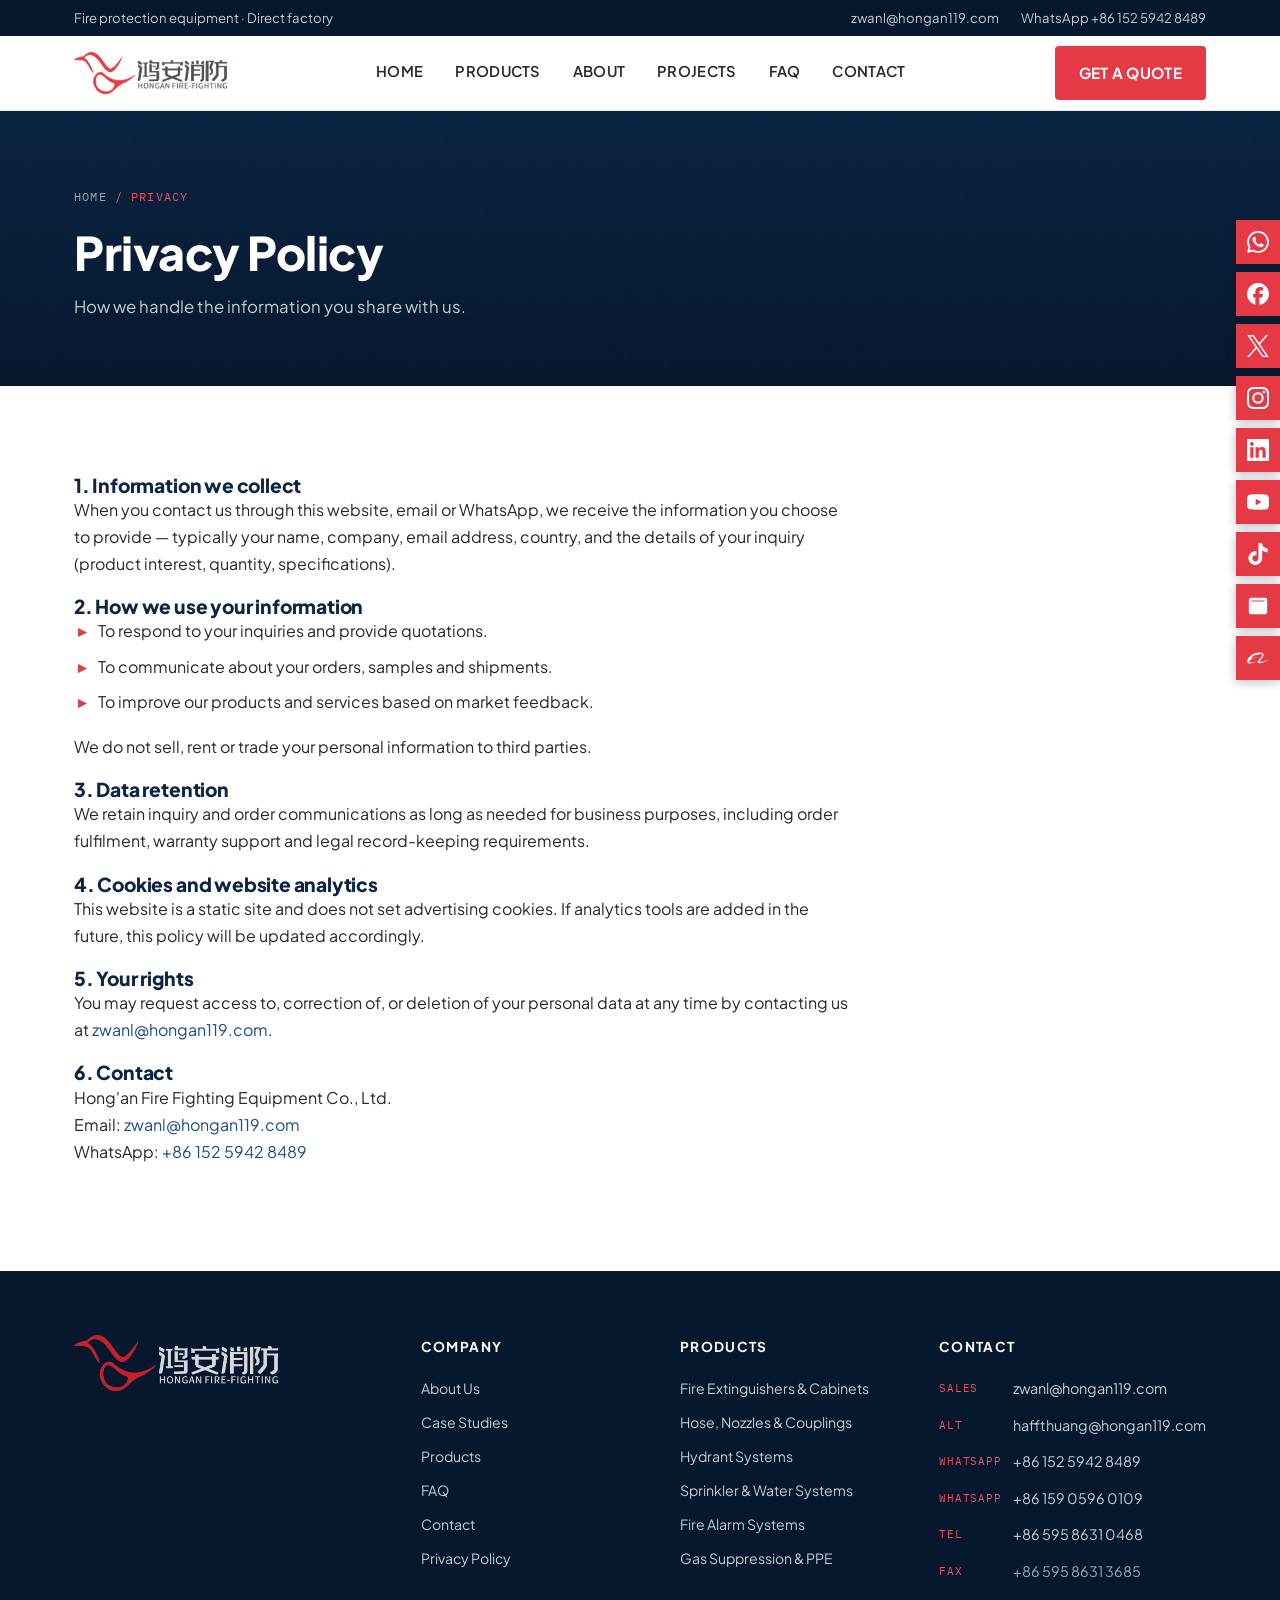
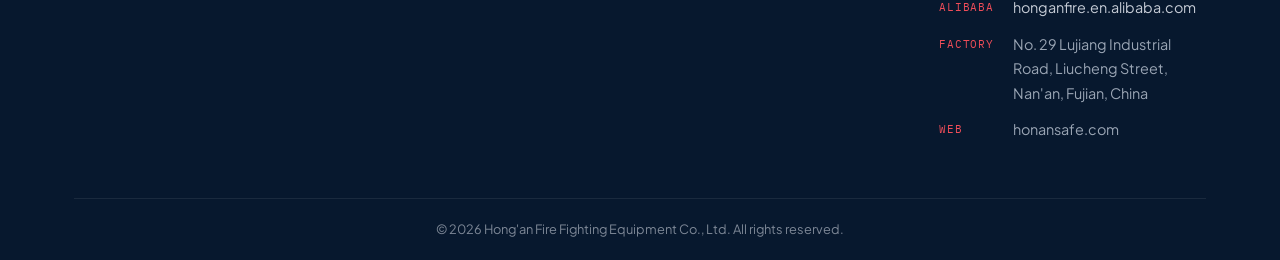
<file: privacy.html>
<!DOCTYPE html>
<html lang="en">
<head>
  <meta charset="UTF-8">
  <meta name="viewport" content="width=device-width, initial-scale=1.0">
  <title>Privacy Policy — Hong'an Fire Fighting Equipment Co., Ltd.</title>
  <meta name="description" content="Privacy policy for honansafe.com — how Hong'an Fire Fighting Equipment Co., Ltd. collects, uses and protects your information.">
  <meta name="robots" content="noindex, follow">
  <link rel="canonical" href="https://honansafe.com/privacy.html">
  <link rel="preload" href="assets/fonts/pjs-200_800.woff2" as="font" type="font/woff2" crossorigin>
  <link rel="stylesheet" href="assets/fonts.css?v=8">
  <link rel="stylesheet" href="assets/styles.css?v=10">
</head>
<body>

  <div class="topbar">
    <div class="container">
      <div>Fire protection equipment · Direct factory</div>
      <div class="tb-right">
        <a href="mailto:zwanl@hongan119.com">zwanl@hongan119.com</a>
        <a href="https://wa.me/8615259428489" target="_blank" rel="noopener">WhatsApp +86 152 5942 8489</a>
      </div>
    </div>
  </div>

  <header class="site-header">
    <div class="container nav-wrap">
      <a href="index.html" class="brand" aria-label="HonanSafe home">
        <img src="assets/logo-horizontal.png" alt="Hong'an Fire Fighting Equipment - HonanSafe" class="brand-logo">
      </a>
      <button class="nav-toggle" aria-label="Open menu" aria-expanded="false">
        <span></span><span></span><span></span>
      </button>
      <nav aria-label="Main navigation">
        <ul class="nav-menu">
          <li><a href="index.html">Home</a></li>
          <li>
            <a href="products.html">Products</a>
            <ul class="dropdown">
              <li><a href="products/fire-extinguishers.html">Fire Extinguishers & Cabinets <span>01</span></a></li>
              <li><a href="products/hose-nozzles.html">Hose, Nozzles & Couplings <span>02</span></a></li>
              <li><a href="products/hydrant-systems.html">Hydrant Systems <span>03</span></a></li>
              <li><a href="products/sprinkler-systems.html">Sprinkler & Water Systems <span>04</span></a></li>
              <li><a href="products/fire-alarm.html">Fire Alarm Systems <span>05</span></a></li>
              <li><a href="products/other.html">Gas Suppression & PPE <span>06</span></a></li>
            </ul>
          </li>
          <li><a href="about.html">About</a></li>
          <li><a href="projects.html">Projects</a></li>
          <li><a href="faq.html">FAQ</a></li>
          <li><a href="contact.html">Contact</a></li>
        </ul>
      </nav>
      <div class="nav-cta">
        <a href="contact.html" class="btn btn-primary" style="padding:12px 22px;">Get a Quote</a>
      </div>
    </div>
  </header>

  <!-- Page hero -->
  <section class="page-hero">
    <div class="container">
      <div class="breadcrumb"><a href="index.html">Home</a><span class="sep">/</span><span class="current">Privacy</span></div>
      <h1>Privacy Policy</h1>
      <p>How we handle the information you share with us.</p>
    </div>
  </section>

  <!-- Content -->
  <section class="section">
    <div class="container">
      <div class="prose reveal">
        <h3>1. Information we collect</h3>
        <p>
          When you contact us through this website, email or WhatsApp, we receive the information you choose to provide —
          typically your name, company, email address, country, and the details of your inquiry (product interest, quantity, specifications).
        </p>

        <h3>2. How we use your information</h3>
        <ul>
          <li>To respond to your inquiries and provide quotations.</li>
          <li>To communicate about your orders, samples and shipments.</li>
          <li>To improve our products and services based on market feedback.</li>
        </ul>
        <p>We do not sell, rent or trade your personal information to third parties.</p>

        <h3>3. Data retention</h3>
        <p>
          We retain inquiry and order communications as long as needed for business purposes, including order fulfilment,
          warranty support and legal record-keeping requirements.
        </p>

        <h3>4. Cookies and website analytics</h3>
        <p>
          This website is a static site and does not set advertising cookies. If analytics tools are added in the future,
          this policy will be updated accordingly.
        </p>

        <h3>5. Your rights</h3>
        <p>
          You may request access to, correction of, or deletion of your personal data at any time by contacting us at
          <a href="mailto:zwanl@hongan119.com">zwanl@hongan119.com</a>.
        </p>

        <h3>6. Contact</h3>
        <p>
          Hong'an Fire Fighting Equipment Co., Ltd.<br>
          Email: <a href="mailto:zwanl@hongan119.com">zwanl@hongan119.com</a><br>
          WhatsApp: <a href="https://wa.me/8615259428489" target="_blank" rel="noopener">+86 152 5942 8489</a>
        </p>
      </div>
    </div>
  </section>

  <footer class="site-footer">
    <div class="container">
      <div class="footer-grid">
        <div>
          <a href="index.html" class="brand" style="margin-bottom:16px;">
          <img src="assets/logo-white.png" alt="Hong'an Fire Fighting Equipment - HonanSafe" class="brand-logo brand-logo-footer">
        </a>
        </div>
        <div>
          <h5>Company</h5>
          <ul class="footer-links">
            <li><a href="about.html">About Us</a></li>
            <li><a href="projects.html">Case Studies</a></li>
            <li><a href="products.html">Products</a></li>
            <li><a href="faq.html">FAQ</a></li>
            <li><a href="contact.html">Contact</a></li>
            <li><a href="privacy.html">Privacy Policy</a></li>
          </ul>
        </div>
        <div>
          <h5>Products</h5>
          <ul class="footer-links">
            <li><a href="products/fire-extinguishers.html">Fire Extinguishers & Cabinets</a></li>
            <li><a href="products/hose-nozzles.html">Hose, Nozzles & Couplings</a></li>
            <li><a href="products/hydrant-systems.html">Hydrant Systems</a></li>
            <li><a href="products/sprinkler-systems.html">Sprinkler & Water Systems</a></li>
            <li><a href="products/fire-alarm.html">Fire Alarm Systems</a></li>
            <li><a href="products/other.html">Gas Suppression & PPE</a></li>
          </ul>
        </div>
        <div>
          <h5>Contact</h5>
          <ul class="footer-contact">
            <li><span class="fc-label">Sales</span><a href="mailto:zwanl@hongan119.com">zwanl@hongan119.com</a></li>
            <li><span class="fc-label">Alt</span><a href="mailto:haffthuang@hongan119.com">haffthuang@hongan119.com</a></li>
            <li><span class="fc-label">WhatsApp</span><a href="https://wa.me/8615259428489" target="_blank" rel="noopener">+86 152 5942 8489</a></li>
            <li><span class="fc-label">WhatsApp</span><a href="https://wa.me/8615905960109" target="_blank" rel="noopener">+86 159 0596 0109</a></li>
            <li><span class="fc-label">Tel</span><a href="tel:+8659586310468">+86 595 8631 0468</a></li>
            <li><span class="fc-label">Fax</span><span>+86 595 8631 3685</span></li>
            <li><span class="fc-label">Alibaba</span><a href="https://honganfire.en.alibaba.com" target="_blank" rel="noopener">honganfire.en.alibaba.com</a></li>
            <li><span class="fc-label">Factory</span><span>No. 29 Lujiang Industrial Road, Liucheng Street, Nan'an, Fujian, China</span></li>
            <li><span class="fc-label">Web</span><span>honansafe.com</span></li>
          </ul>
        </div>
      </div>
      <div class="footer-bottom">
        <div>© <span id="year">2026</span> Hong'an Fire Fighting Equipment Co., Ltd. All rights reserved.</div>
      </div>
    </div>
  </footer>

  <script src="assets/script.js"></script>
  <!-- Contact rail -->
  <nav class="contact-rail" aria-label="Contact channels">
    <a class="rail-item" href="https://wa.me/8615259428489" target="_blank" rel="noopener" aria-label="Chat on WhatsApp">
      <span class="rail-label">Chat on WhatsApp</span>
      <span class="rail-icon"><img src="assets/icons/whatsapp.svg" alt="" width="22" height="22"></span>
    </a>
    <a class="rail-item" href="https://www.facebook.com/people/Honganfirefactory/61596855004283/" target="_blank" rel="noopener" aria-label="Hong'an Fire Fighting on Facebook">
      <span class="rail-label">Follow us on Facebook</span>
      <span class="rail-icon"><img src="assets/icons/facebook.svg" alt="" width="22" height="22"></span>
    </a>
    <a class="rail-item" href="https://x.com/honganfire2003" target="_blank" rel="noopener" aria-label="Hong'an Fire Fighting on X">
      <span class="rail-label">Follow us on X</span>
      <span class="rail-icon"><img src="assets/icons/x.svg" alt="" width="22" height="22"></span>
    </a>
    <a class="rail-item" href="https://www.instagram.com/honganfirefactory/" target="_blank" rel="noopener" aria-label="Hong'an Fire Fighting on Instagram">
      <span class="rail-label">Follow us on Instagram</span>
      <span class="rail-icon"><img src="assets/icons/instagram.svg" alt="" width="22" height="22"></span>
    </a>
    <span class="rail-item is-pending" aria-label="LinkedIn — account coming soon">
      <span class="rail-label">LinkedIn · coming soon</span>
      <span class="rail-icon"><img src="assets/icons/linkedin.svg" alt="" width="22" height="22"></span>
    </span>
    <span class="rail-item is-pending" aria-label="YouTube — account coming soon">
      <span class="rail-label">YouTube · coming soon</span>
      <span class="rail-icon"><img src="assets/icons/youtube.svg" alt="" width="22" height="22"></span>
    </span>
    <span class="rail-item is-pending" aria-label="TikTok — account coming soon">
      <span class="rail-label">TikTok · coming soon</span>
      <span class="rail-icon"><img src="assets/icons/tiktok.svg" alt="" width="22" height="22"></span>
    </span>
    <a class="rail-item" href="mailto:zwanl@hongan119.com" aria-label="Email us">
      <span class="rail-label">Email us</span>
      <span class="rail-icon"><img src="assets/icons/mail.svg" alt="" width="22" height="22"></span>
    </a>
    <a class="rail-item" href="https://honganfire.en.alibaba.com" target="_blank" rel="noopener" aria-label="Alibaba store">
      <span class="rail-label">Alibaba store</span>
      <span class="rail-icon"><img src="assets/icons/alibabadotcom.svg" alt="" width="22" height="22"></span>
    </a>
  </nav>
</body>
</html>
</file>
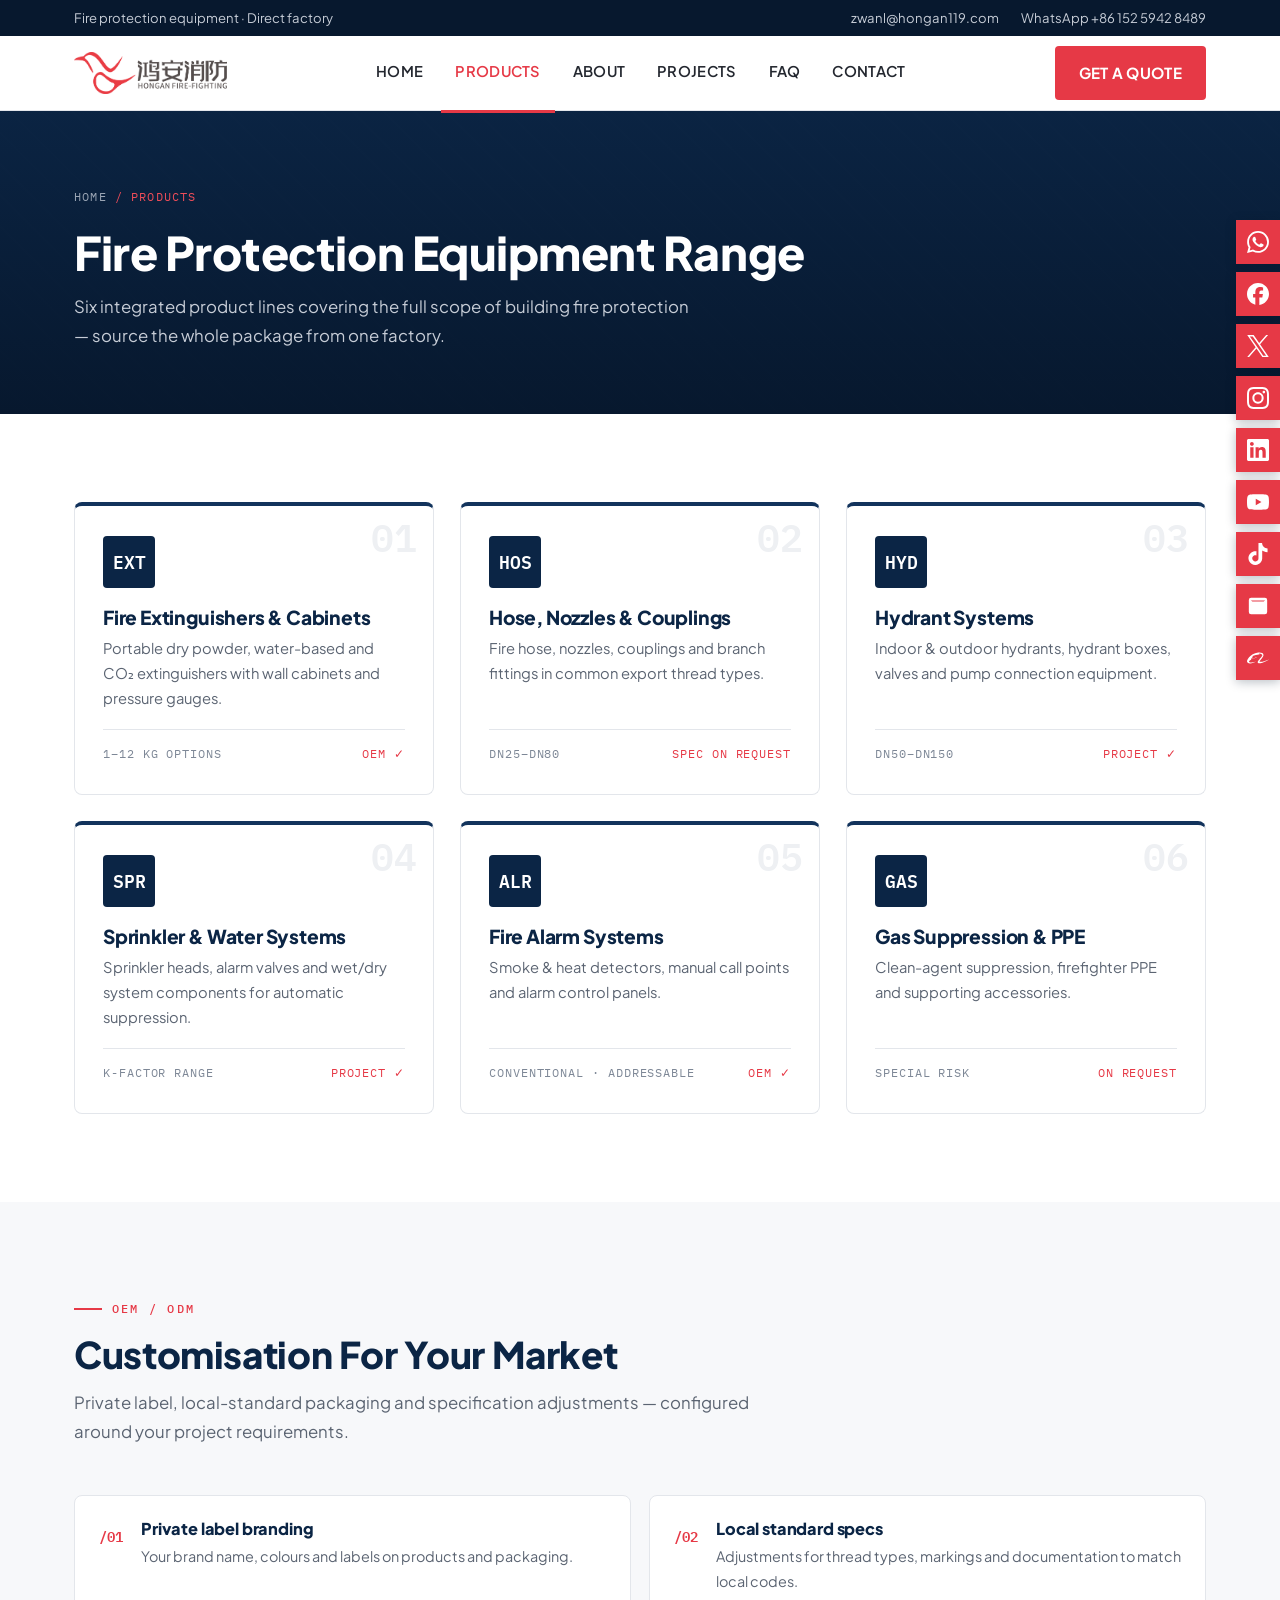
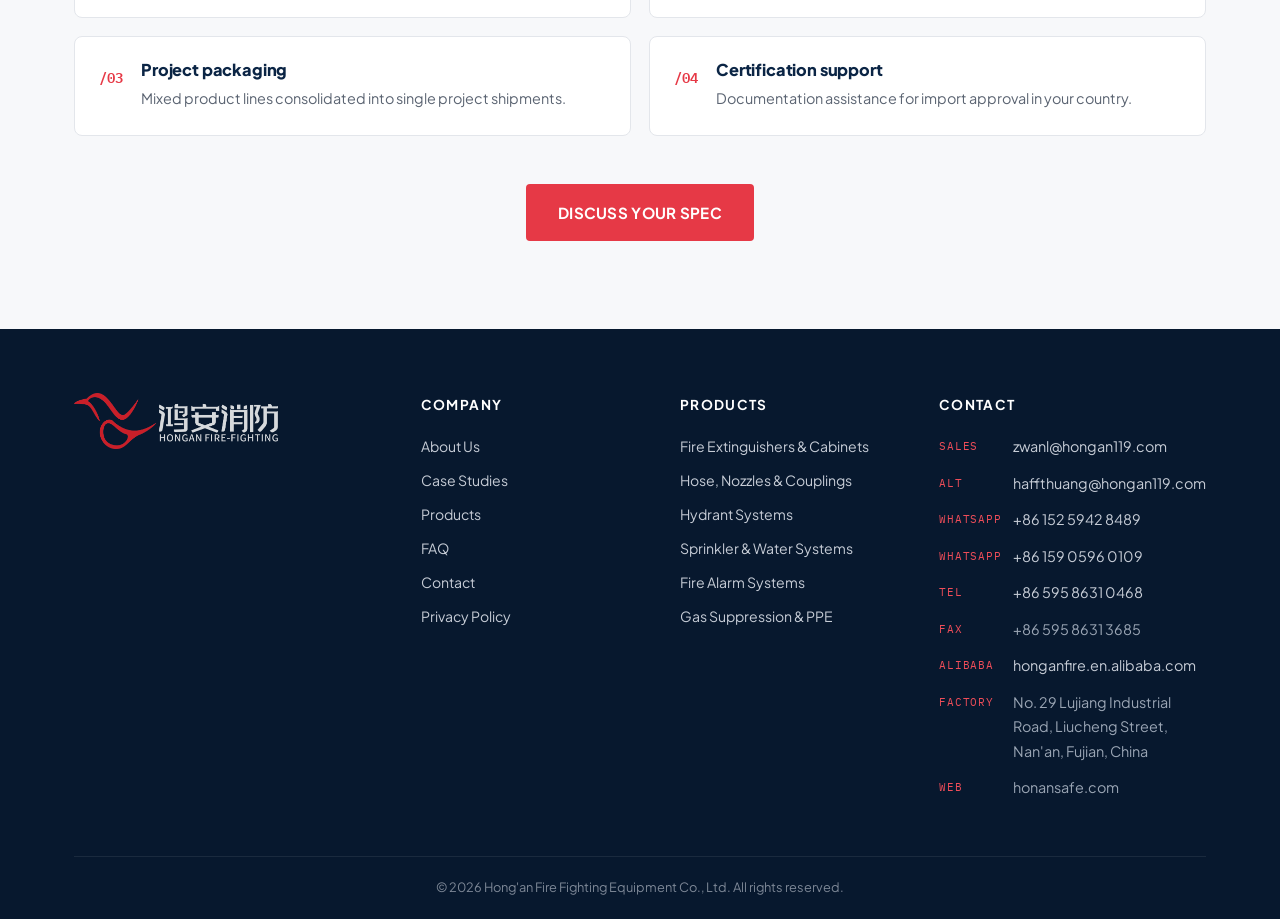
<file: products.html>
<!DOCTYPE html>
<html lang="en">
<head>
  <meta charset="UTF-8">
  <meta name="viewport" content="width=device-width, initial-scale=1.0">
  <title>Products — Fire Protection Equipment | Hong'an Fire Fighting Equipment Co., Ltd.</title>
  <meta name="description" content="Fire protection products from Hong'an Fire Fighting Equipment: fire extinguishers & cabinets, fire hose and nozzles, hydrant systems, sprinkler & water systems, fire alarm systems, gas suppression and PPE. OEM/ODM customisation available.">
  <link rel="canonical" href="https://honansafe.com/products.html">
  <link rel="preload" href="assets/fonts/pjs-200_800.woff2" as="font" type="font/woff2" crossorigin>
  <link rel="stylesheet" href="assets/fonts.css?v=8">
  <link rel="stylesheet" href="assets/styles.css?v=10">
  <script type="application/ld+json">
  {
    "@context": "https://schema.org",
    "@type": "ItemList",
    "name": "Hong'an Fire Fighting Equipment Product Lines",
    "itemListElement": [
      { "@type": "ListItem", "position": 1, "name": "Fire Extinguishers & Cabinets", "url": "https://honansafe.com/products/fire-extinguishers.html" },
      { "@type": "ListItem", "position": 2, "name": "Hose, Nozzles & Couplings", "url": "https://honansafe.com/products/hose-nozzles.html" },
      { "@type": "ListItem", "position": 3, "name": "Hydrant Systems", "url": "https://honansafe.com/products/hydrant-systems.html" },
      { "@type": "ListItem", "position": 4, "name": "Sprinkler & Water Systems", "url": "https://honansafe.com/products/sprinkler-systems.html" },
      { "@type": "ListItem", "position": 5, "name": "Fire Alarm Systems", "url": "https://honansafe.com/products/fire-alarm.html" },
      { "@type": "ListItem", "position": 6, "name": "Gas Suppression & PPE", "url": "https://honansafe.com/products/other.html" }
    ]
  }
  </script>
</head>
<body>

  <div class="topbar">
    <div class="container">
      <div>Fire protection equipment · Direct factory</div>
      <div class="tb-right">
        <a href="mailto:zwanl@hongan119.com">zwanl@hongan119.com</a>
        <a href="https://wa.me/8615259428489" target="_blank" rel="noopener">WhatsApp +86 152 5942 8489</a>
      </div>
    </div>
  </div>

  <header class="site-header">
    <div class="container nav-wrap">
      <a href="index.html" class="brand" aria-label="HonanSafe home">
        <img src="assets/logo-horizontal.png" alt="Hong'an Fire Fighting Equipment - HonanSafe" class="brand-logo">
      </a>
      <button class="nav-toggle" aria-label="Open menu" aria-expanded="false">
        <span></span><span></span><span></span>
      </button>
      <nav aria-label="Main navigation">
        <ul class="nav-menu">
          <li><a href="index.html">Home</a></li>
          <li>
            <a href="products.html" class="active">Products</a>
            <ul class="dropdown">
              <li><a href="products/fire-extinguishers.html">Fire Extinguishers & Cabinets <span>01</span></a></li>
              <li><a href="products/hose-nozzles.html">Hose, Nozzles & Couplings <span>02</span></a></li>
              <li><a href="products/hydrant-systems.html">Hydrant Systems <span>03</span></a></li>
              <li><a href="products/sprinkler-systems.html">Sprinkler & Water Systems <span>04</span></a></li>
              <li><a href="products/fire-alarm.html">Fire Alarm Systems <span>05</span></a></li>
              <li><a href="products/other.html">Gas Suppression & PPE <span>06</span></a></li>
            </ul>
          </li>
          <li><a href="about.html">About</a></li>
          <li><a href="projects.html">Projects</a></li>
          <li><a href="faq.html">FAQ</a></li>
          <li><a href="contact.html">Contact</a></li>
        </ul>
      </nav>
      <div class="nav-cta">
        <a href="contact.html" class="btn btn-primary" style="padding:12px 22px;">Get a Quote</a>
      </div>
    </div>
  </header>

  <!-- Page hero -->
  <section class="page-hero">
    <div class="container">
      <div class="breadcrumb"><a href="index.html">Home</a><span class="sep">/</span><span class="current">Products</span></div>
      <h1>Fire Protection Equipment Range</h1>
      <p>Six integrated product lines covering the full scope of building fire protection — source the whole package from one factory.</p>
    </div>
  </section>

  <!-- Product grid -->
  <section class="section">
    <div class="container">
      <div class="product-grid">
        <article class="product-card reveal" data-index="01">
          <div class="pc-icon">EXT</div>
          <h3><a href="products/fire-extinguishers.html">Fire Extinguishers & Cabinets</a></h3>
          <p>Portable dry powder, water-based and CO₂ extinguishers with wall cabinets and pressure gauges.</p>
          <div class="pc-meta"><span>1–12 kg options</span><span class="tag">OEM ✓</span></div>
        </article>
        <article class="product-card reveal reveal-delay-1" data-index="02">
          <div class="pc-icon">HOS</div>
          <h3><a href="products/hose-nozzles.html">Hose, Nozzles & Couplings</a></h3>
          <p>Fire hose, nozzles, couplings and branch fittings in common export thread types.</p>
          <div class="pc-meta"><span>DN25–DN80</span><span class="tag">Spec on request</span></div>
        </article>
        <article class="product-card reveal reveal-delay-2" data-index="03">
          <div class="pc-icon">HYD</div>
          <h3><a href="products/hydrant-systems.html">Hydrant Systems</a></h3>
          <p>Indoor & outdoor hydrants, hydrant boxes, valves and pump connection equipment.</p>
          <div class="pc-meta"><span>DN50–DN150</span><span class="tag">Project ✓</span></div>
        </article>
        <article class="product-card reveal" data-index="04">
          <div class="pc-icon">SPR</div>
          <h3><a href="products/sprinkler-systems.html">Sprinkler & Water Systems</a></h3>
          <p>Sprinkler heads, alarm valves and wet/dry system components for automatic suppression.</p>
          <div class="pc-meta"><span>K-factor range</span><span class="tag">Project ✓</span></div>
        </article>
        <article class="product-card reveal reveal-delay-1" data-index="05">
          <div class="pc-icon">ALR</div>
          <h3><a href="products/fire-alarm.html">Fire Alarm Systems</a></h3>
          <p>Smoke & heat detectors, manual call points and alarm control panels.</p>
          <div class="pc-meta"><span>Conventional · Addressable</span><span class="tag">OEM ✓</span></div>
        </article>
        <article class="product-card reveal reveal-delay-2" data-index="06">
          <div class="pc-icon">GAS</div>
          <h3><a href="products/other.html">Gas Suppression & PPE</a></h3>
          <p>Clean-agent suppression, firefighter PPE and supporting accessories.</p>
          <div class="pc-meta"><span>Special risk</span><span class="tag">On request</span></div>
        </article>
      </div>
    </div>
  </section>

  <!-- Customisation -->
  <section class="section section-alt">
    <div class="container">
      <div class="section-head reveal">
        <span class="kicker">OEM / ODM</span>
        <h2>Customisation For Your Market</h2>
        <p>Private label, local-standard packaging and specification adjustments — configured around your project requirements.</p>
      </div>
      <div class="why-grid">
        <div class="why-item reveal">
          <span class="w-num">/01</span>
          <div><h4>Private label branding</h4><p>Your brand name, colours and labels on products and packaging.</p></div>
        </div>
        <div class="why-item reveal reveal-delay-1">
          <span class="w-num">/02</span>
          <div><h4>Local standard specs</h4><p>Adjustments for thread types, markings and documentation to match local codes.</p></div>
        </div>
        <div class="why-item reveal reveal-delay-2">
          <span class="w-num">/03</span>
          <div><h4>Project packaging</h4><p>Mixed product lines consolidated into single project shipments.</p></div>
        </div>
        <div class="why-item reveal">
          <span class="w-num">/04</span>
          <div><h4>Certification support</h4><p>Documentation assistance for import approval in your country.</p></div>
        </div>
      </div>
      <div class="text-center mt-48 reveal">
        <a href="contact.html" class="btn btn-primary">Discuss Your Spec</a>
      </div>
    </div>
  </section>

  <footer class="site-footer">
    <div class="container">
      <div class="footer-grid">
        <div>
          <a href="index.html" class="brand" style="margin-bottom:16px;">
          <img src="assets/logo-white.png" alt="Hong'an Fire Fighting Equipment - HonanSafe" class="brand-logo brand-logo-footer">
        </a>
        </div>
        <div>
          <h5>Company</h5>
          <ul class="footer-links">
            <li><a href="about.html">About Us</a></li>
            <li><a href="projects.html">Case Studies</a></li>
            <li><a href="products.html">Products</a></li>
            <li><a href="faq.html">FAQ</a></li>
            <li><a href="contact.html">Contact</a></li>
            <li><a href="privacy.html">Privacy Policy</a></li>
          </ul>
        </div>
        <div>
          <h5>Products</h5>
          <ul class="footer-links">
            <li><a href="products/fire-extinguishers.html">Fire Extinguishers & Cabinets</a></li>
            <li><a href="products/hose-nozzles.html">Hose, Nozzles & Couplings</a></li>
            <li><a href="products/hydrant-systems.html">Hydrant Systems</a></li>
            <li><a href="products/sprinkler-systems.html">Sprinkler & Water Systems</a></li>
            <li><a href="products/fire-alarm.html">Fire Alarm Systems</a></li>
            <li><a href="products/other.html">Gas Suppression & PPE</a></li>
          </ul>
        </div>
        <div>
          <h5>Contact</h5>
          <ul class="footer-contact">
            <li><span class="fc-label">Sales</span><a href="mailto:zwanl@hongan119.com">zwanl@hongan119.com</a></li>
            <li><span class="fc-label">Alt</span><a href="mailto:haffthuang@hongan119.com">haffthuang@hongan119.com</a></li>
            <li><span class="fc-label">WhatsApp</span><a href="https://wa.me/8615259428489" target="_blank" rel="noopener">+86 152 5942 8489</a></li>
            <li><span class="fc-label">WhatsApp</span><a href="https://wa.me/8615905960109" target="_blank" rel="noopener">+86 159 0596 0109</a></li>
            <li><span class="fc-label">Tel</span><a href="tel:+8659586310468">+86 595 8631 0468</a></li>
            <li><span class="fc-label">Fax</span><span>+86 595 8631 3685</span></li>
            <li><span class="fc-label">Alibaba</span><a href="https://honganfire.en.alibaba.com" target="_blank" rel="noopener">honganfire.en.alibaba.com</a></li>
            <li><span class="fc-label">Factory</span><span>No. 29 Lujiang Industrial Road, Liucheng Street, Nan'an, Fujian, China</span></li>
            <li><span class="fc-label">Web</span><span>honansafe.com</span></li>
          </ul>
        </div>
      </div>
      <div class="footer-bottom">
        <div>© <span id="year">2026</span> Hong'an Fire Fighting Equipment Co., Ltd. All rights reserved.</div>
      </div>
    </div>
  </footer>

  <script src="assets/script.js"></script>
  <!-- Contact rail -->
  <nav class="contact-rail" aria-label="Contact channels">
    <a class="rail-item" href="https://wa.me/8615259428489" target="_blank" rel="noopener" aria-label="Chat on WhatsApp">
      <span class="rail-label">Chat on WhatsApp</span>
      <span class="rail-icon"><img src="assets/icons/whatsapp.svg" alt="" width="22" height="22"></span>
    </a>
    <a class="rail-item" href="https://www.facebook.com/people/Honganfirefactory/61596855004283/" target="_blank" rel="noopener" aria-label="Hong'an Fire Fighting on Facebook">
      <span class="rail-label">Follow us on Facebook</span>
      <span class="rail-icon"><img src="assets/icons/facebook.svg" alt="" width="22" height="22"></span>
    </a>
    <a class="rail-item" href="https://x.com/honganfire2003" target="_blank" rel="noopener" aria-label="Hong'an Fire Fighting on X">
      <span class="rail-label">Follow us on X</span>
      <span class="rail-icon"><img src="assets/icons/x.svg" alt="" width="22" height="22"></span>
    </a>
    <a class="rail-item" href="https://www.instagram.com/honganfirefactory/" target="_blank" rel="noopener" aria-label="Hong'an Fire Fighting on Instagram">
      <span class="rail-label">Follow us on Instagram</span>
      <span class="rail-icon"><img src="assets/icons/instagram.svg" alt="" width="22" height="22"></span>
    </a>
    <span class="rail-item is-pending" aria-label="LinkedIn — account coming soon">
      <span class="rail-label">LinkedIn · coming soon</span>
      <span class="rail-icon"><img src="assets/icons/linkedin.svg" alt="" width="22" height="22"></span>
    </span>
    <span class="rail-item is-pending" aria-label="YouTube — account coming soon">
      <span class="rail-label">YouTube · coming soon</span>
      <span class="rail-icon"><img src="assets/icons/youtube.svg" alt="" width="22" height="22"></span>
    </span>
    <span class="rail-item is-pending" aria-label="TikTok — account coming soon">
      <span class="rail-label">TikTok · coming soon</span>
      <span class="rail-icon"><img src="assets/icons/tiktok.svg" alt="" width="22" height="22"></span>
    </span>
    <a class="rail-item" href="mailto:zwanl@hongan119.com" aria-label="Email us">
      <span class="rail-label">Email us</span>
      <span class="rail-icon"><img src="assets/icons/mail.svg" alt="" width="22" height="22"></span>
    </a>
    <a class="rail-item" href="https://honganfire.en.alibaba.com" target="_blank" rel="noopener" aria-label="Alibaba store">
      <span class="rail-label">Alibaba store</span>
      <span class="rail-icon"><img src="assets/icons/alibabadotcom.svg" alt="" width="22" height="22"></span>
    </a>
  </nav>
</body>
</html>
</file>
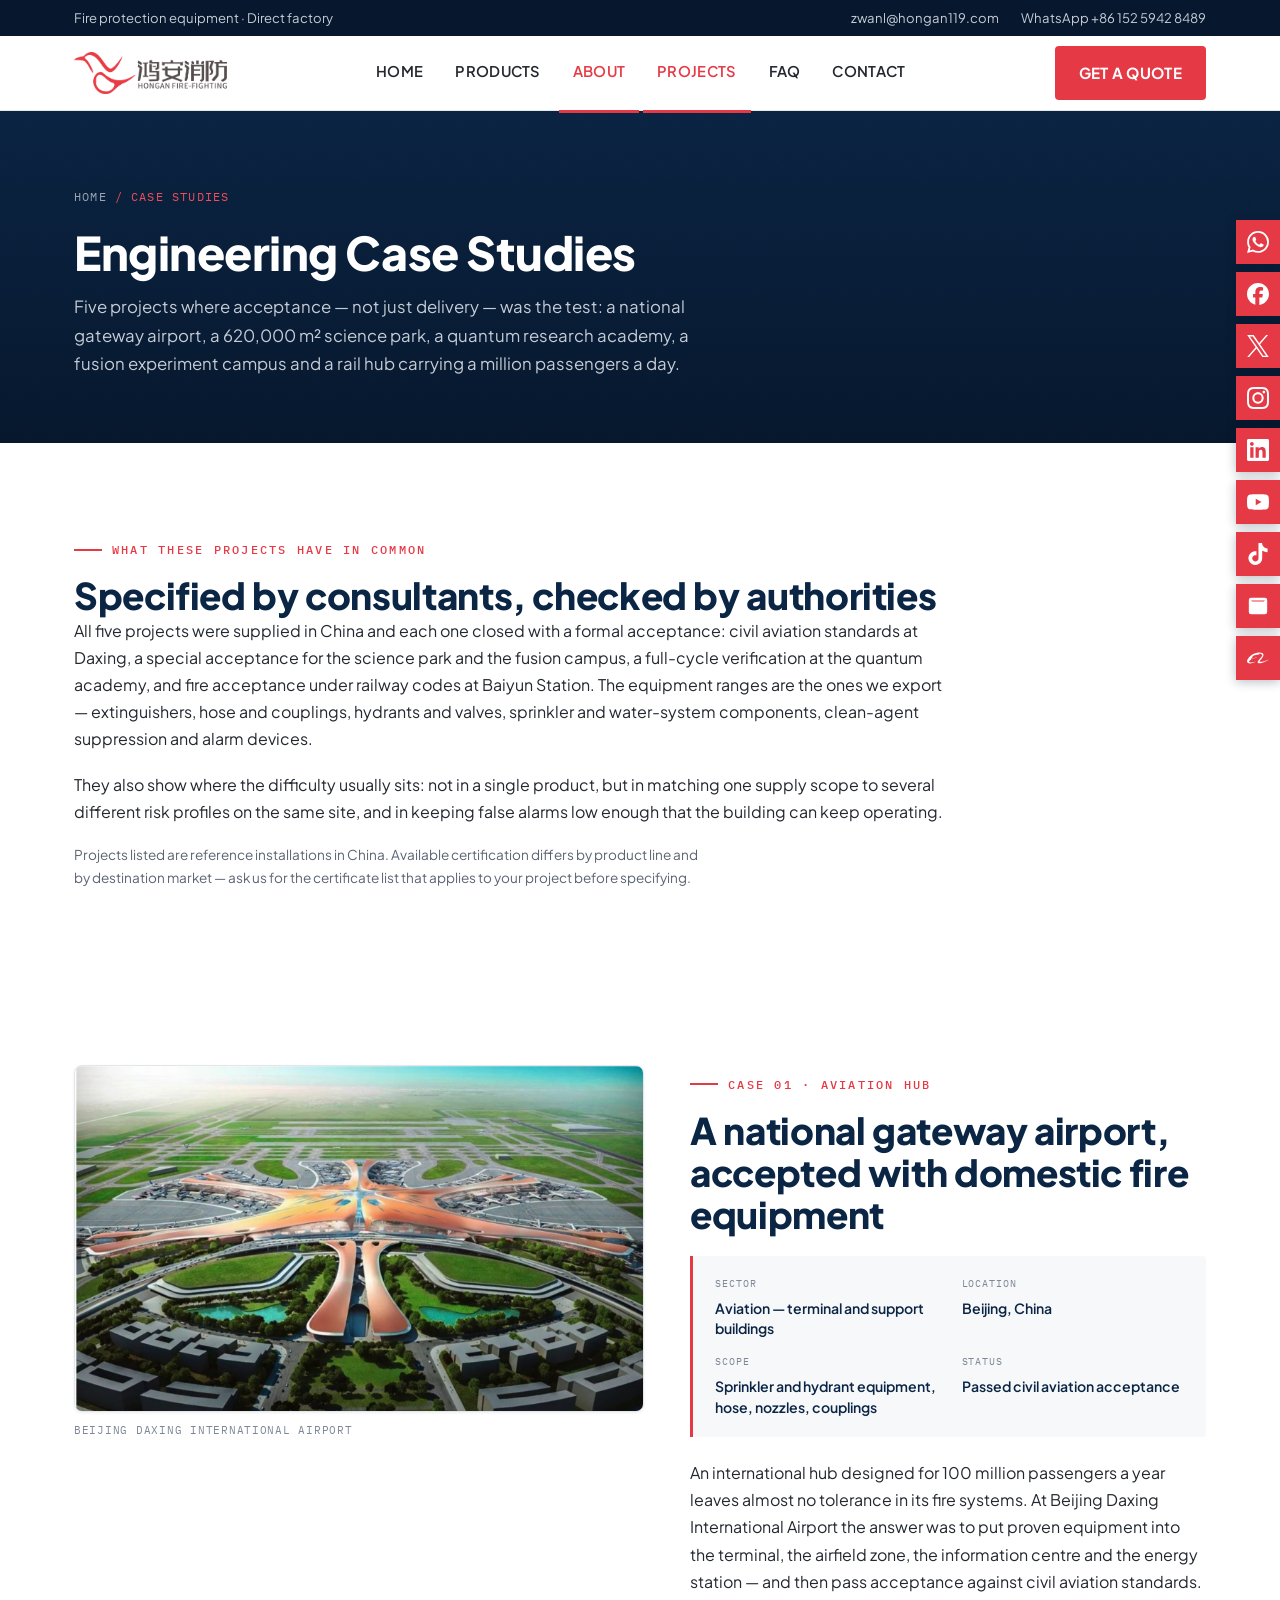
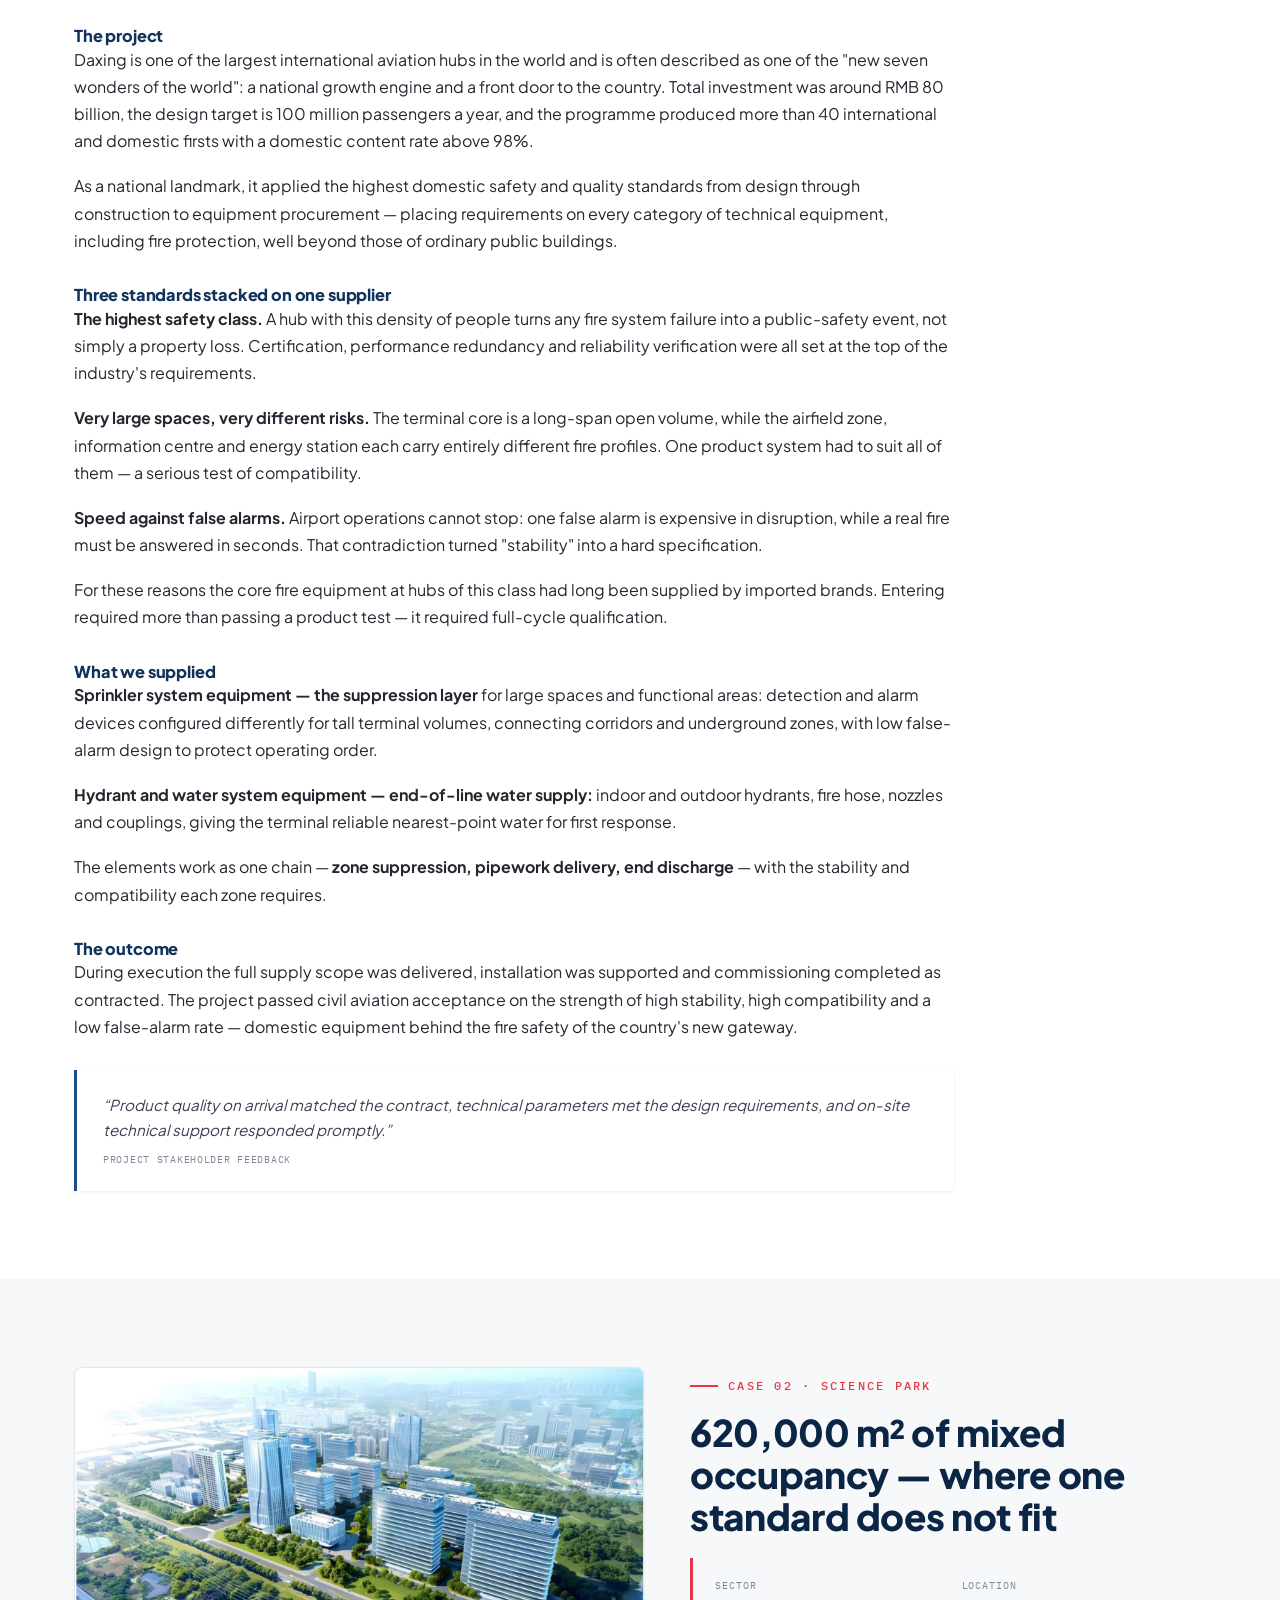
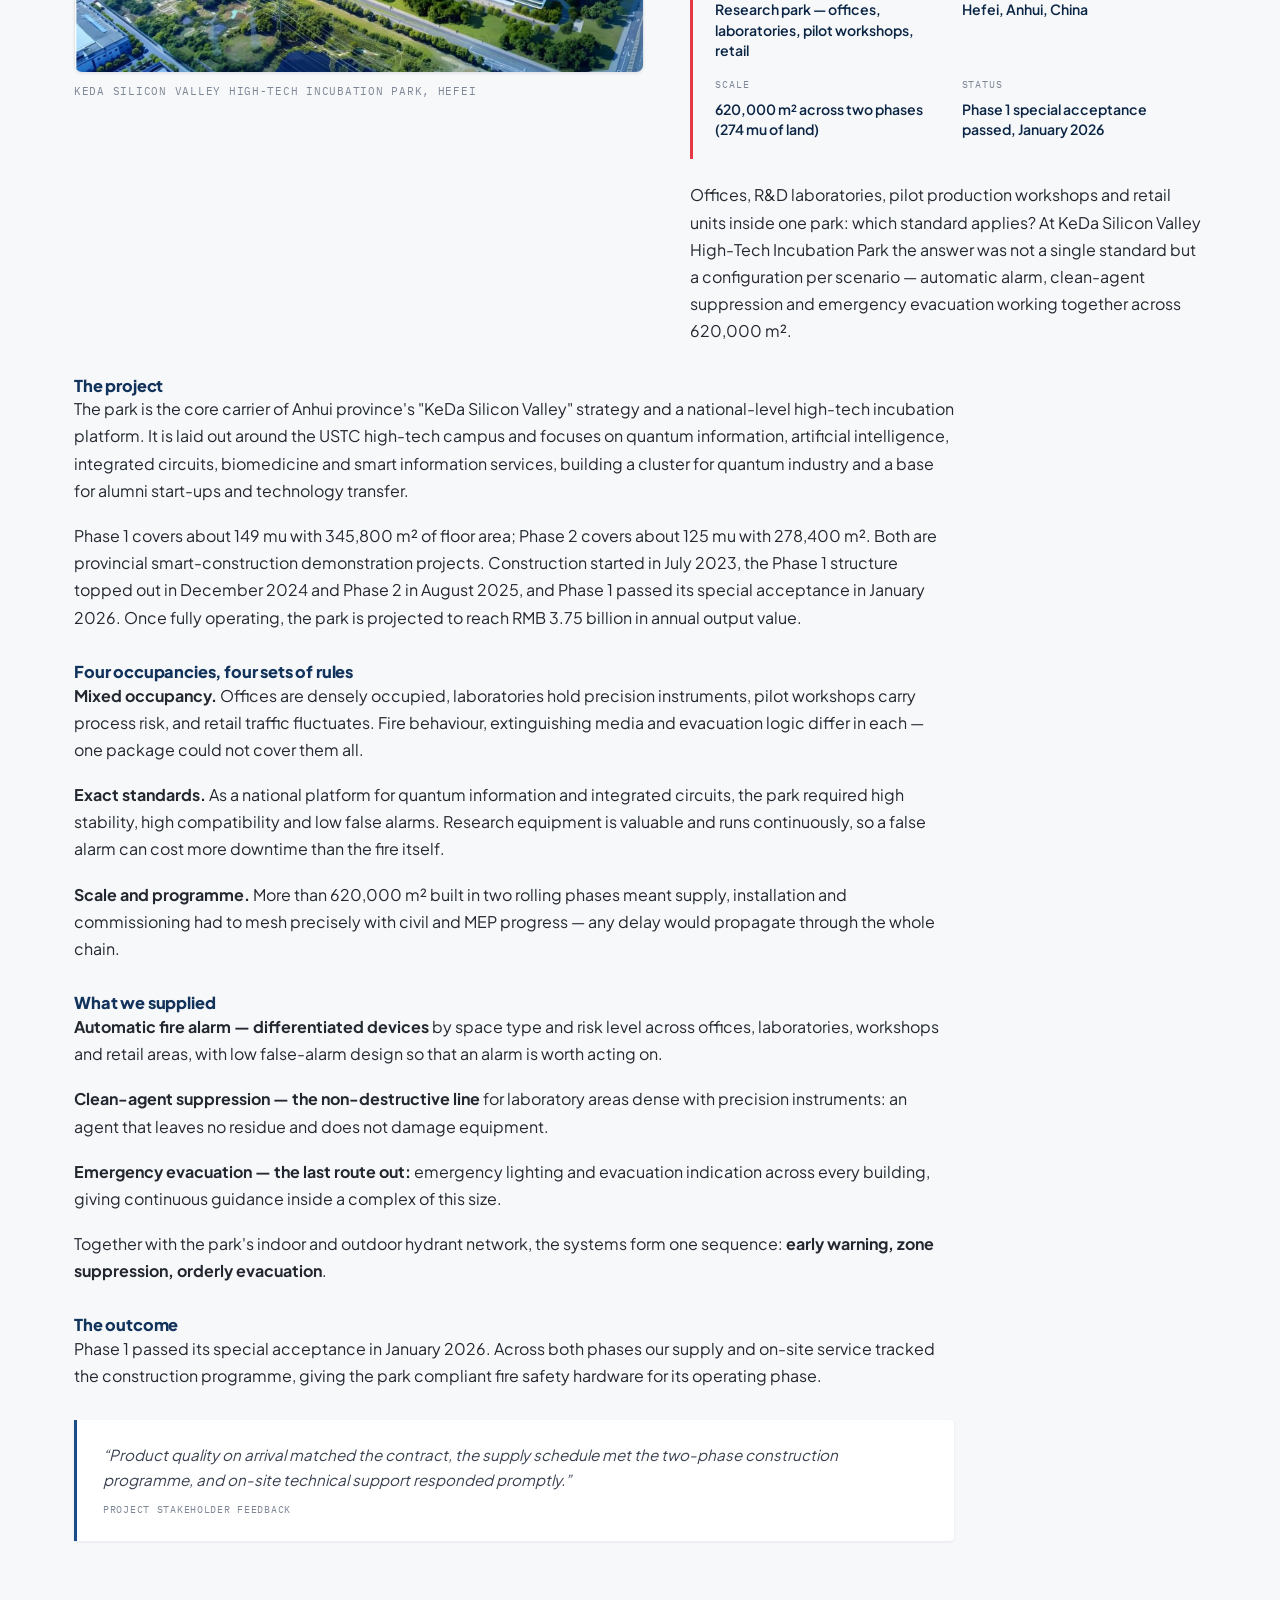
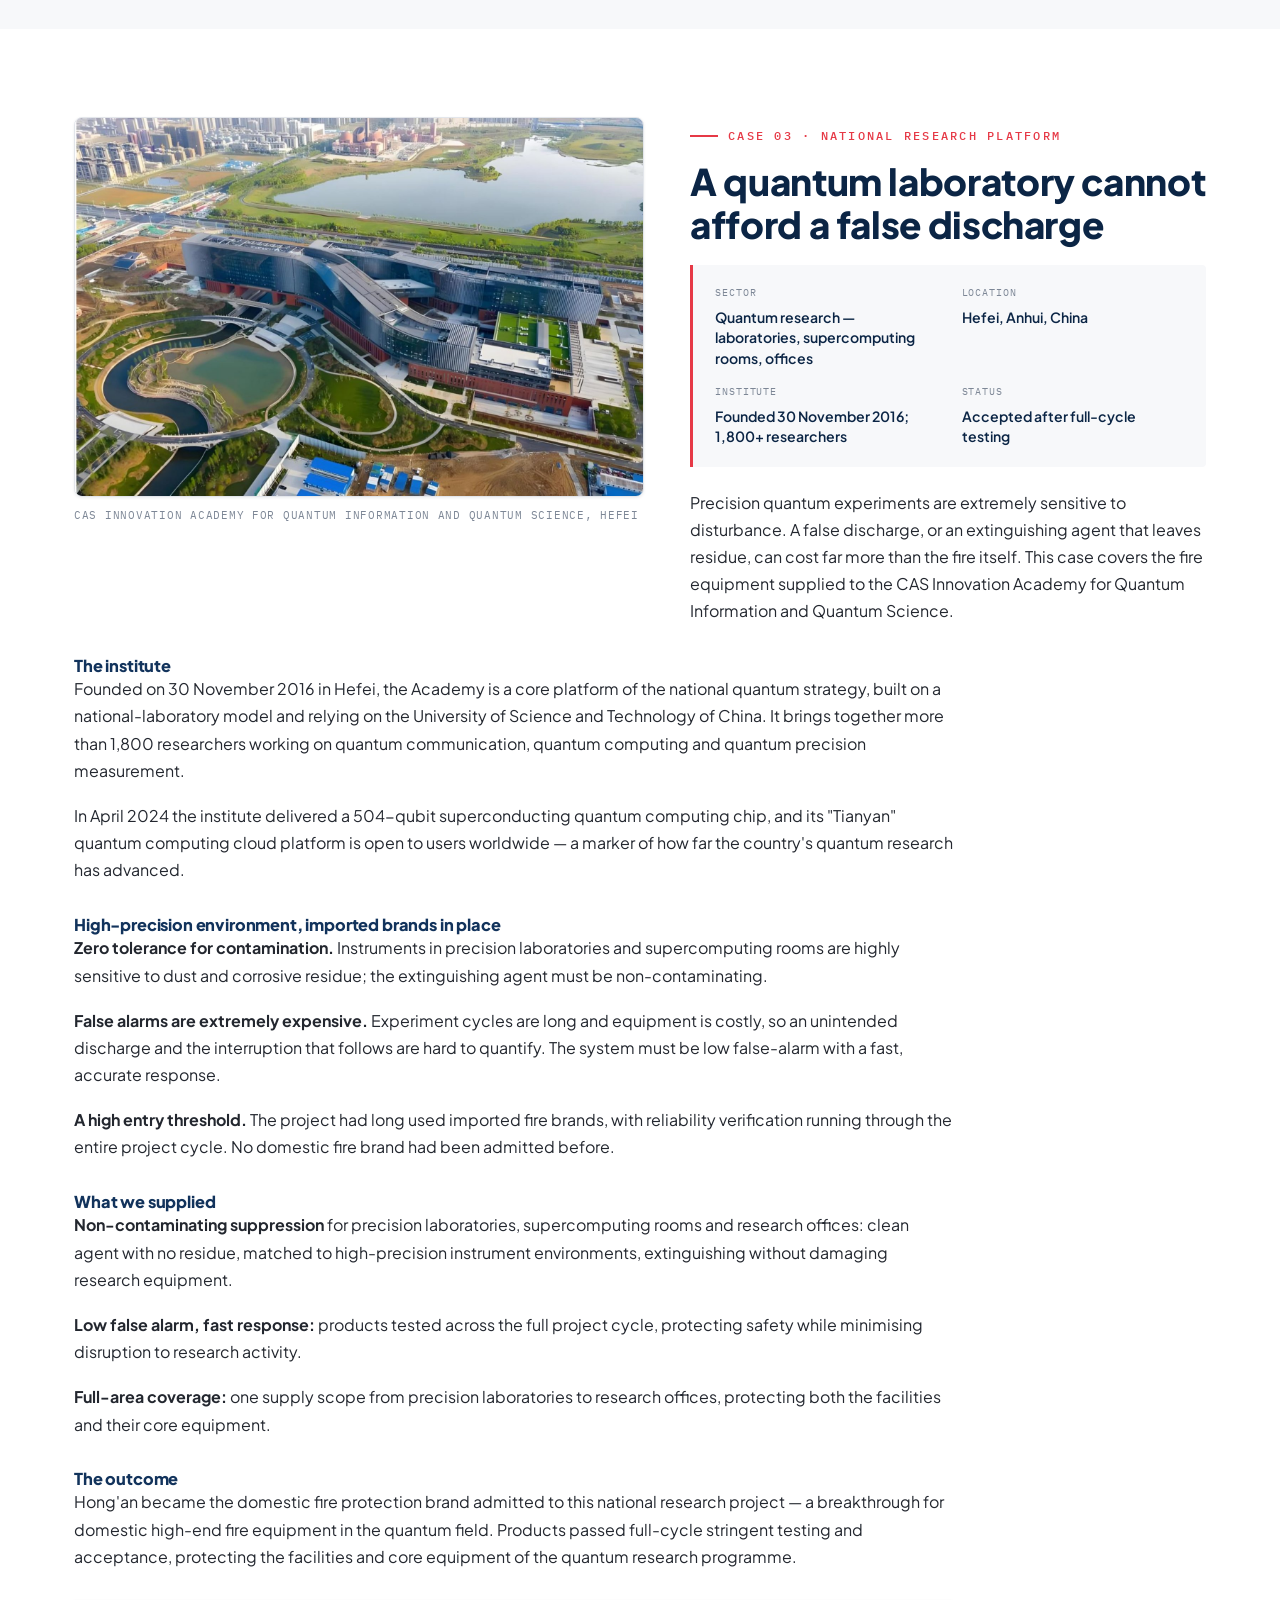
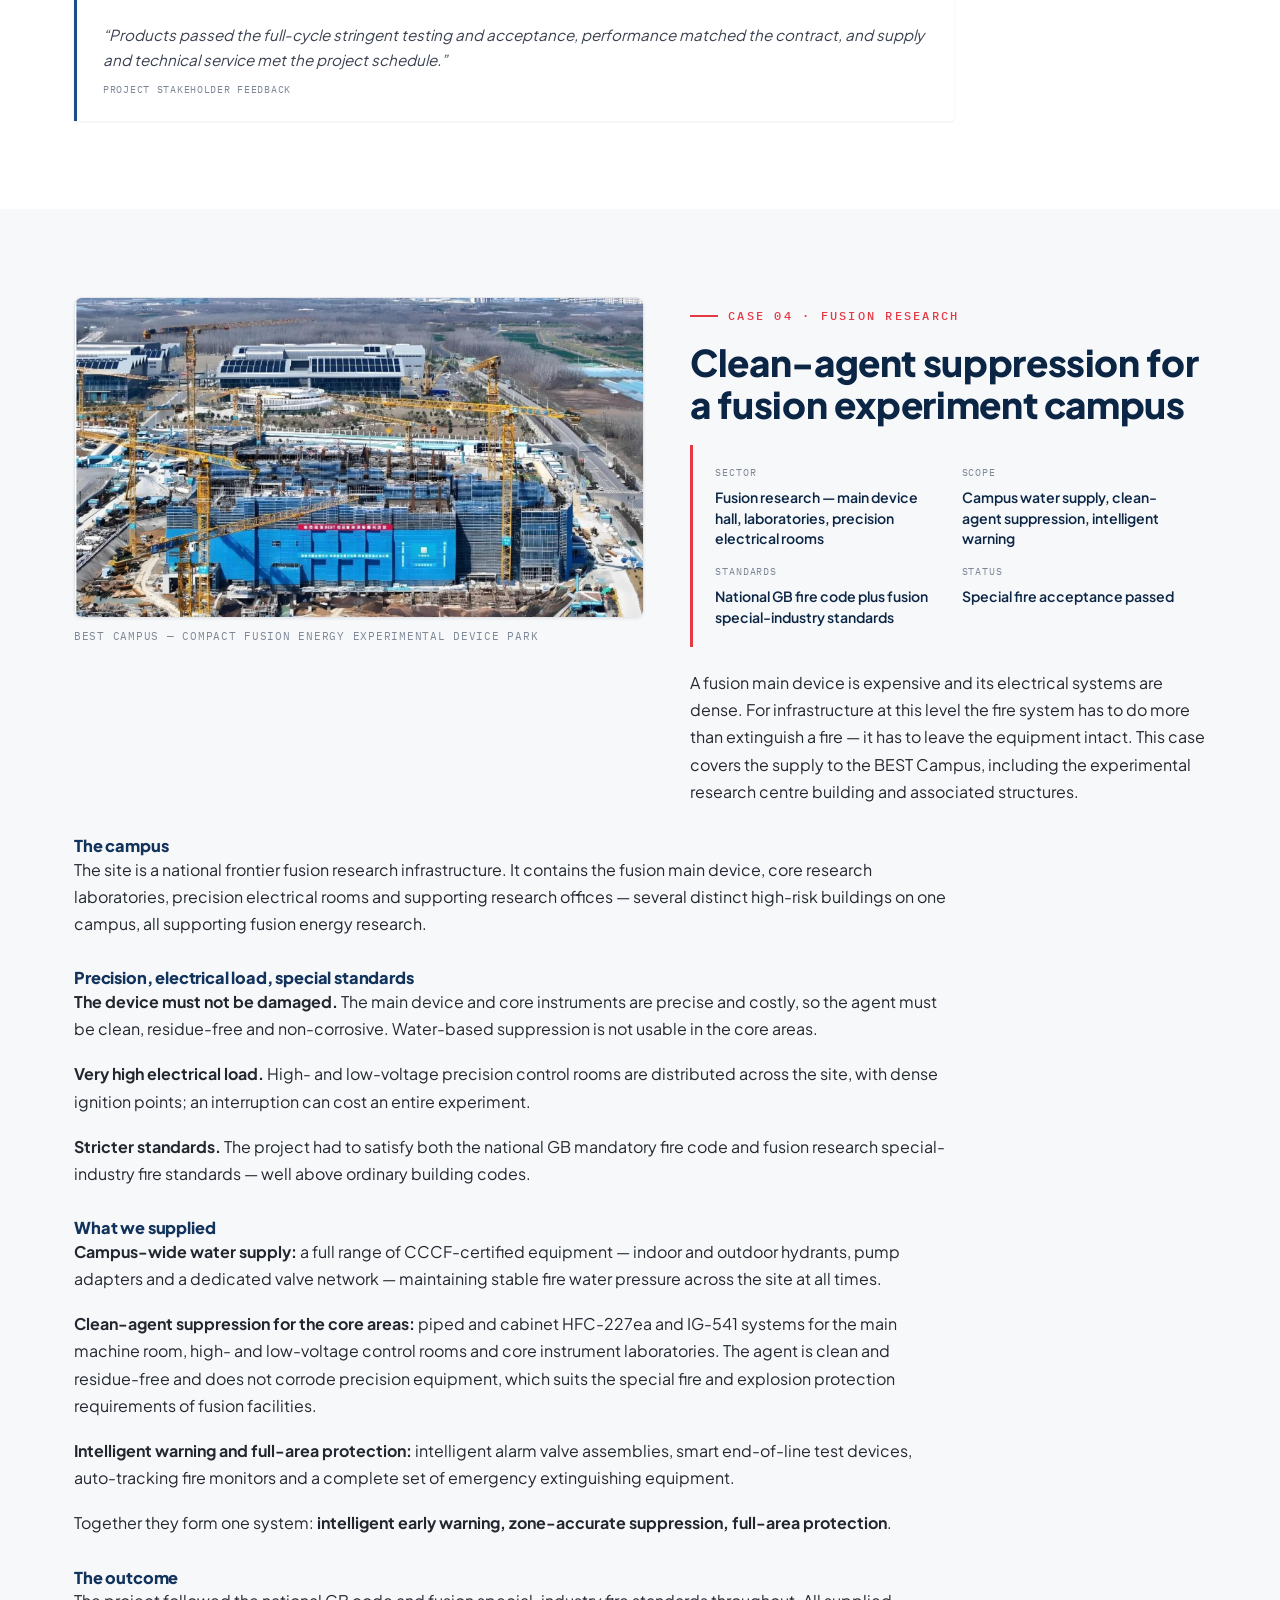
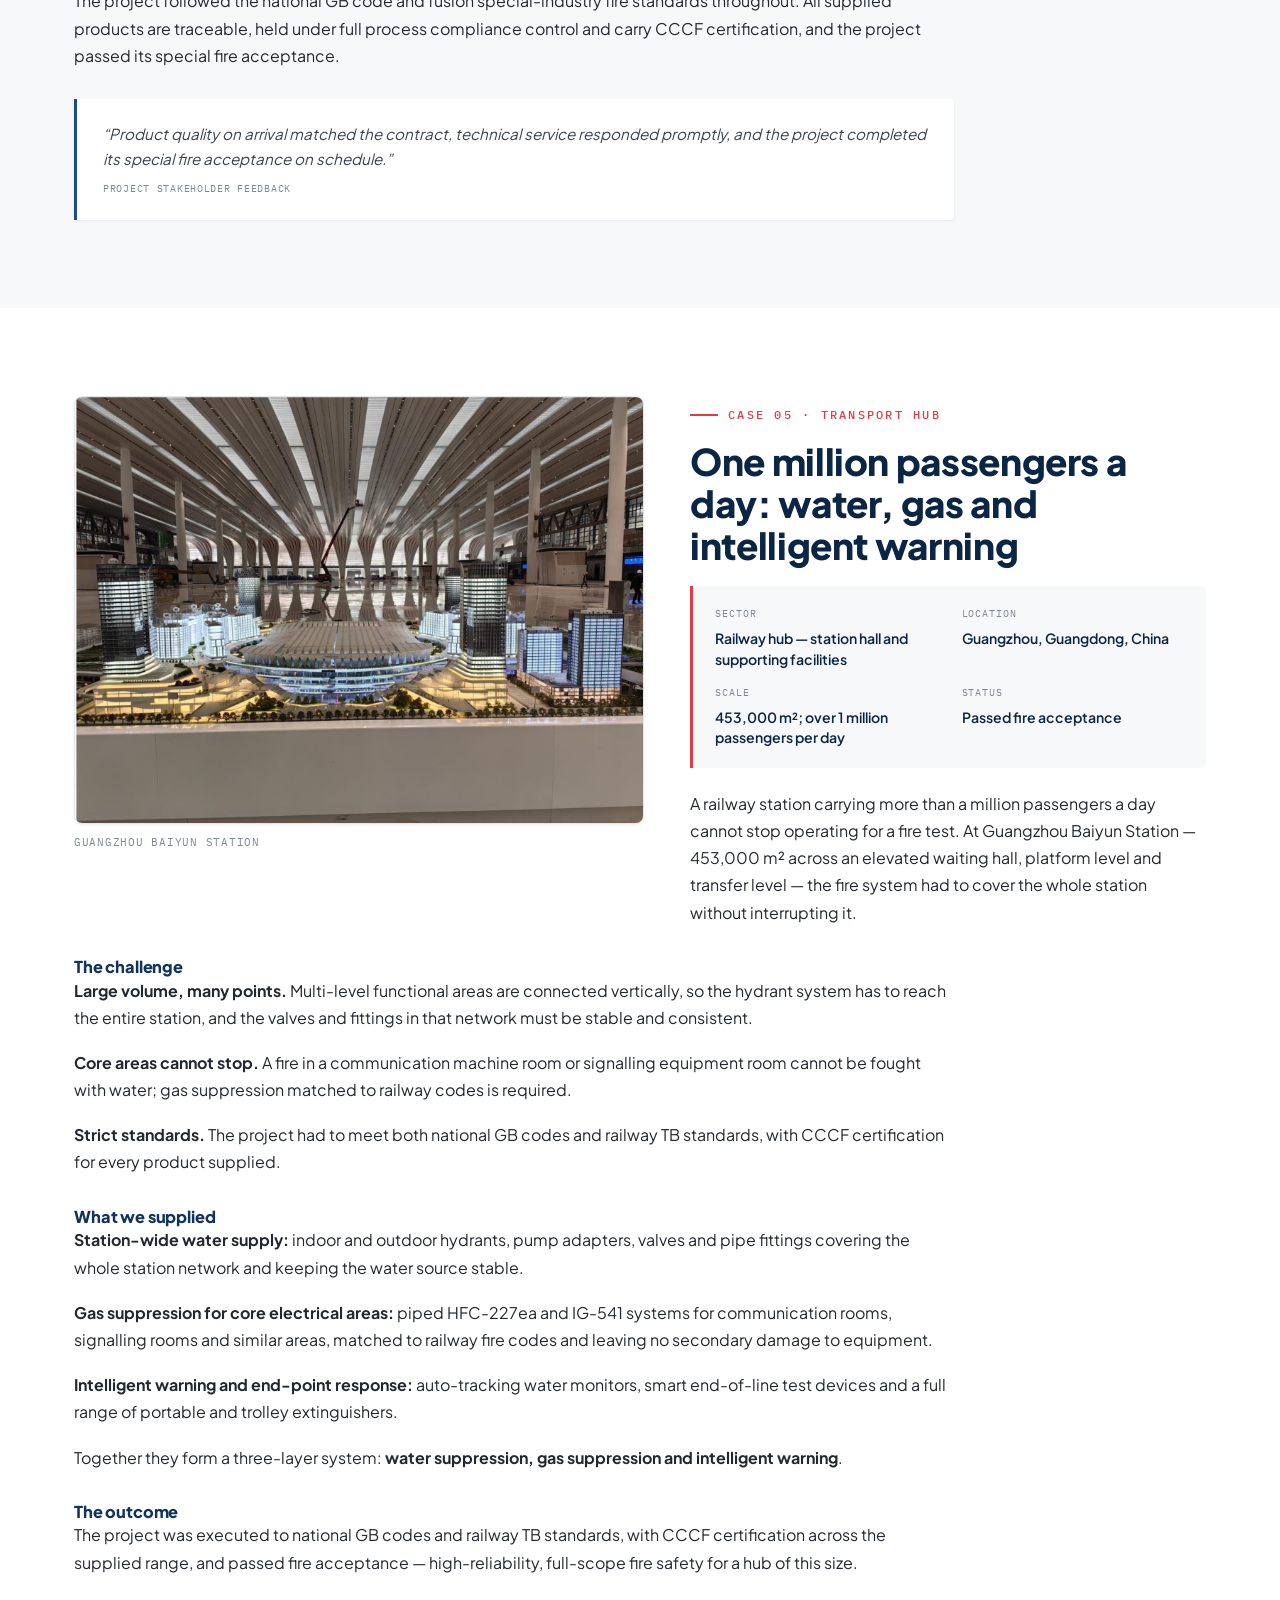
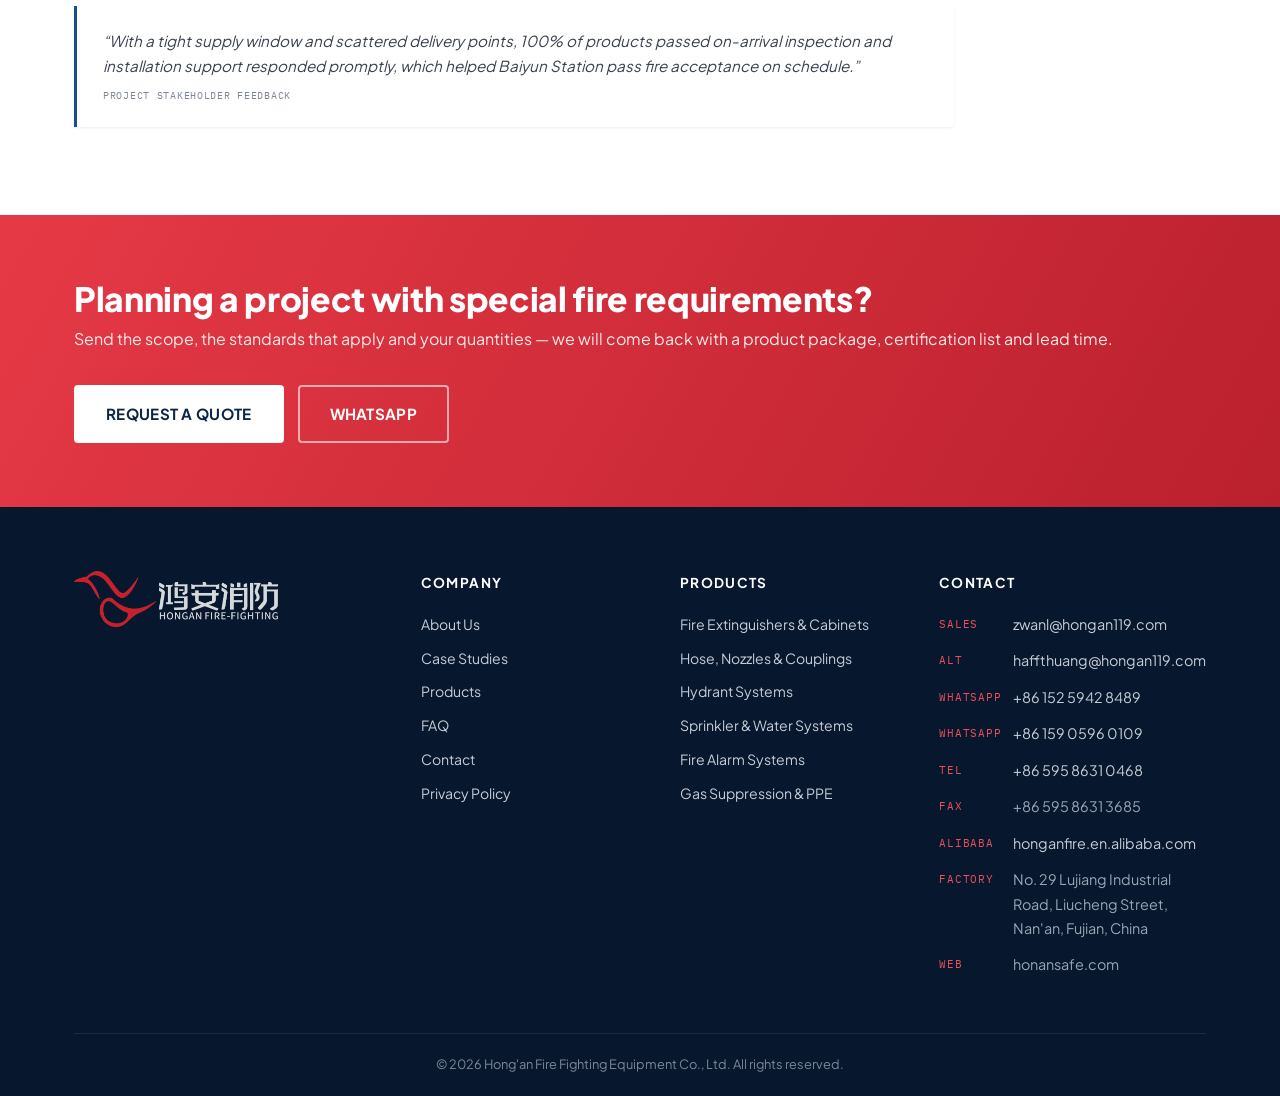
<file: projects.html>
<!DOCTYPE html>
<html lang="en">
<head>
  <meta charset="UTF-8">
  <meta name="viewport" content="width=device-width, initial-scale=1.0">
  <title>Engineering Case Studies — Airport, Science Park, Quantum Lab, Fusion Campus, Rail Hub | Hong'an Fire Fighting Equipment</title>
  <meta name="description" content="Five fire protection projects delivered and accepted: Beijing Daxing International Airport, KeDa Silicon Valley science park, CAS quantum research academy, BEST fusion experiment campus and Guangzhou Baiyun Station — scope, challenges and outcome.">
  <link rel="canonical" href="https://honansafe.com/projects.html">
  <link rel="preload" href="assets/fonts/pjs-200_800.woff2" as="font" type="font/woff2" crossorigin>
  <link rel="stylesheet" href="assets/fonts.css?v=8">
  <link rel="stylesheet" href="assets/styles.css?v=10">
  <script type="application/ld+json">
  {
    "@context": "https://schema.org",
    "@type": "Organization",
    "name": "Hong'an Fire Fighting Equipment Co., Ltd.",
    "url": "https://honansafe.com/",
    "email": "zwanl@hongan119.com",
    "description": "Direct factory manufacturer and exporter of fire protection equipment."
  }
  </script>
  <script type="application/ld+json">
  {
    "@context": "https://schema.org",
    "@type": "BreadcrumbList",
    "itemListElement": [
      {"@type": "ListItem", "position": 1, "name": "Home", "item": "https://honansafe.com/"},
      {"@type": "ListItem", "position": 2, "name": "Case Studies", "item": "https://honansafe.com/projects.html"}
    ]
  }
  </script>
</head>
<body>

  <div class="topbar">
    <div class="container">
      <div>Fire protection equipment · Direct factory</div>
      <div class="tb-right">
        <a href="mailto:zwanl@hongan119.com">zwanl@hongan119.com</a>
        <a href="https://wa.me/8615259428489" target="_blank" rel="noopener">WhatsApp +86 152 5942 8489</a>
      </div>
    </div>
  </div>

  <header class="site-header">
    <div class="container nav-wrap">
      <a href="index.html" class="brand" aria-label="HonanSafe home">
        <img src="assets/logo-horizontal.png" alt="Hong'an Fire Fighting Equipment - HonanSafe" class="brand-logo">
      </a>
      <button class="nav-toggle" aria-label="Open menu" aria-expanded="false">
        <span></span><span></span><span></span>
      </button>
      <nav aria-label="Main navigation">
        <ul class="nav-menu">
          <li><a href="index.html">Home</a></li>
          <li>
            <a href="products.html">Products</a>
            <ul class="dropdown">
              <li><a href="products/fire-extinguishers.html">Fire Extinguishers & Cabinets <span>01</span></a></li>
              <li><a href="products/hose-nozzles.html">Hose, Nozzles & Couplings <span>02</span></a></li>
              <li><a href="products/hydrant-systems.html">Hydrant Systems <span>03</span></a></li>
              <li><a href="products/sprinkler-systems.html">Sprinkler & Water Systems <span>04</span></a></li>
              <li><a href="products/fire-alarm.html">Fire Alarm Systems <span>05</span></a></li>
              <li><a href="products/other.html">Gas Suppression & PPE <span>06</span></a></li>
            </ul>
          </li>
          <li><a href="about.html" class="active">About</a></li>
          <li><a href="projects.html" class="active">Projects</a></li>
          <li><a href="faq.html">FAQ</a></li>
          <li><a href="contact.html">Contact</a></li>
        </ul>
      </nav>
      <div class="nav-cta">
        <a href="contact.html" class="btn btn-primary" style="padding:12px 22px;">Get a Quote</a>
      </div>
    </div>
  </header>

  <!-- Page hero -->
  <section class="page-hero">
    <div class="container">
      <div class="breadcrumb"><a href="index.html">Home</a><span class="sep">/</span><span class="current">Case Studies</span></div>
      <h1>Engineering Case Studies</h1>
      <p>Five projects where acceptance — not just delivery — was the test: a national gateway airport, a 620,000 m²
        science park, a quantum research academy, a fusion experiment campus and a rail hub carrying a million
        passengers a day.</p>
    </div>
  </section>

  <!-- Intro -->
  <section class="section">
    <div class="container">
      <div class="prose reveal case-body">
        <span class="kicker">What these projects have in common</span>
        <h2>Specified by consultants, checked by authorities</h2>
        <p>
          All five projects were supplied in China and each one closed with a formal acceptance: civil aviation
          standards at Daxing, a special acceptance for the science park and the fusion campus, a full-cycle
          verification at the quantum academy, and fire acceptance under railway codes at Baiyun Station. The
          equipment ranges are the ones we export — extinguishers, hose and couplings, hydrants and valves, sprinkler
          and water-system components, clean-agent suppression and alarm devices.
        </p>
        <p>
          They also show where the difficulty usually sits: not in a single product, but in matching one supply scope
          to several different risk profiles on the same site, and in keeping false alarms low enough that the
          building can keep operating.
        </p>
      </div>
      <div class="cert-note reveal">
        Projects listed are reference installations in China. Available certification differs by product line and by
        destination market — ask us for the certificate list that applies to your project before specifying.
      </div>
    </div>
  </section>

  <!-- Case 01 -->
  <section class="section" id="daxing-airport">
    <div class="container">
      <div class="case-split">
        <figure class="case-photo reveal">
          <img src="assets/images/projects/daxing-airport.jpg" alt="Aerial view of Beijing Daxing International Airport terminal" loading="lazy" width="1600">
          <figcaption>Beijing Daxing International Airport</figcaption>
        </figure>
        <div class="reveal">
          <span class="kicker">Case 01 · Aviation hub</span>
          <h2>A national gateway airport, accepted with domestic fire equipment</h2>
          <dl class="case-facts">
            <div><dt>Sector</dt><dd>Aviation — terminal and support buildings</dd></div>
            <div><dt>Location</dt><dd>Beijing, China</dd></div>
            <div><dt>Scope</dt><dd>Sprinkler and hydrant equipment, hose, nozzles, couplings</dd></div>
            <div><dt>Status</dt><dd>Passed civil aviation acceptance</dd></div>
          </dl>
          <p>An international hub designed for 100 million passengers a year leaves almost no tolerance in its fire systems. At Beijing Daxing International Airport the answer was to put proven equipment into the terminal, the airfield zone, the information centre and the energy station — and then pass acceptance against civil aviation standards.</p>
        </div>
      </div>

      <div class="prose reveal case-body">
        <h3 class="mt-32">The project</h3>
        <p>Daxing is one of the largest international aviation hubs in the world and is often described as one of the "new seven wonders of the world": a national growth engine and a front door to the country. Total investment was around RMB 80 billion, the design target is 100 million passengers a year, and the programme produced more than 40 international and domestic firsts with a domestic content rate above 98%.</p>
        <p>As a national landmark, it applied the highest domestic safety and quality standards from design through construction to equipment procurement — placing requirements on every category of technical equipment, including fire protection, well beyond those of ordinary public buildings.</p>
        <h3 class="mt-32">Three standards stacked on one supplier</h3>
        <p><strong>The highest safety class.</strong> A hub with this density of people turns any fire system failure into a public-safety event, not simply a property loss. Certification, performance redundancy and reliability verification were all set at the top of the industry's requirements.</p>
        <p><strong>Very large spaces, very different risks.</strong> The terminal core is a long-span open volume, while the airfield zone, information centre and energy station each carry entirely different fire profiles. One product system had to suit all of them — a serious test of compatibility.</p>
        <p><strong>Speed against false alarms.</strong> Airport operations cannot stop: one false alarm is expensive in disruption, while a real fire must be answered in seconds. That contradiction turned "stability" into a hard specification.</p>
        <p>For these reasons the core fire equipment at hubs of this class had long been supplied by imported brands. Entering required more than passing a product test — it required full-cycle qualification.</p>
        <h3 class="mt-32">What we supplied</h3>
        <p><strong>Sprinkler system equipment — the suppression layer</strong> for large spaces and functional areas: detection and alarm devices configured differently for tall terminal volumes, connecting corridors and underground zones, with low false-alarm design to protect operating order.</p>
        <p><strong>Hydrant and water system equipment — end-of-line water supply:</strong> indoor and outdoor hydrants, fire hose, nozzles and couplings, giving the terminal reliable nearest-point water for first response.</p>
        <p>The elements work as one chain — <strong>zone suppression, pipework delivery, end discharge</strong> — with the stability and compatibility each zone requires.</p>
        <h3 class="mt-32">The outcome</h3>
        <p>During execution the full supply scope was delivered, installation was supported and commissioning completed as contracted. The project passed civil aviation acceptance on the strength of high stability, high compatibility and a low false-alarm rate — domestic equipment behind the fire safety of the country's new gateway.</p>
      </div>

      <blockquote class="case-quote reveal">
        &ldquo;Product quality on arrival matched the contract, technical parameters met the design requirements, and on-site technical support responded promptly.&rdquo;
        <cite>Project stakeholder feedback</cite>
      </blockquote>
    </div>
  </section>

  <!-- Case 02 -->
  <section class="section section-alt" id="keda-valley">
    <div class="container">
      <div class="case-split">
        <figure class="case-photo reveal">
          <img src="assets/images/projects/keda-valley.jpg" alt="Aerial view of the KeDa Silicon Valley high-tech incubation park" loading="lazy" width="1600">
          <figcaption>KeDa Silicon Valley High-Tech Incubation Park, Hefei</figcaption>
        </figure>
        <div class="reveal">
          <span class="kicker">Case 02 · Science park</span>
          <h2>620,000 m² of mixed occupancy — where one standard does not fit</h2>
          <dl class="case-facts">
            <div><dt>Sector</dt><dd>Research park — offices, laboratories, pilot workshops, retail</dd></div>
            <div><dt>Location</dt><dd>Hefei, Anhui, China</dd></div>
            <div><dt>Scale</dt><dd>620,000 m² across two phases (274 mu of land)</dd></div>
            <div><dt>Status</dt><dd>Phase 1 special acceptance passed, January 2026</dd></div>
          </dl>
          <p>Offices, R&amp;D laboratories, pilot production workshops and retail units inside one park: which standard applies? At KeDa Silicon Valley High-Tech Incubation Park the answer was not a single standard but a configuration per scenario — automatic alarm, clean-agent suppression and emergency evacuation working together across 620,000 m².</p>
        </div>
      </div>

      <div class="prose reveal case-body">
        <h3 class="mt-32">The project</h3>
        <p>The park is the core carrier of Anhui province's "KeDa Silicon Valley" strategy and a national-level high-tech incubation platform. It is laid out around the USTC high-tech campus and focuses on quantum information, artificial intelligence, integrated circuits, biomedicine and smart information services, building a cluster for quantum industry and a base for alumni start-ups and technology transfer.</p>
        <p>Phase 1 covers about 149 mu with 345,800 m² of floor area; Phase 2 covers about 125 mu with 278,400 m². Both are provincial smart-construction demonstration projects. Construction started in July 2023, the Phase 1 structure topped out in December 2024 and Phase 2 in August 2025, and Phase 1 passed its special acceptance in January 2026. Once fully operating, the park is projected to reach RMB 3.75 billion in annual output value.</p>
        <h3 class="mt-32">Four occupancies, four sets of rules</h3>
        <p><strong>Mixed occupancy.</strong> Offices are densely occupied, laboratories hold precision instruments, pilot workshops carry process risk, and retail traffic fluctuates. Fire behaviour, extinguishing media and evacuation logic differ in each — one package could not cover them all.</p>
        <p><strong>Exact standards.</strong> As a national platform for quantum information and integrated circuits, the park required high stability, high compatibility and low false alarms. Research equipment is valuable and runs continuously, so a false alarm can cost more downtime than the fire itself.</p>
        <p><strong>Scale and programme.</strong> More than 620,000 m² built in two rolling phases meant supply, installation and commissioning had to mesh precisely with civil and MEP progress — any delay would propagate through the whole chain.</p>
        <h3 class="mt-32">What we supplied</h3>
        <p><strong>Automatic fire alarm — differentiated devices</strong> by space type and risk level across offices, laboratories, workshops and retail areas, with low false-alarm design so that an alarm is worth acting on.</p>
        <p><strong>Clean-agent suppression — the non-destructive line</strong> for laboratory areas dense with precision instruments: an agent that leaves no residue and does not damage equipment.</p>
        <p><strong>Emergency evacuation — the last route out:</strong> emergency lighting and evacuation indication across every building, giving continuous guidance inside a complex of this size.</p>
        <p>Together with the park's indoor and outdoor hydrant network, the systems form one sequence: <strong>early warning, zone suppression, orderly evacuation</strong>.</p>
        <h3 class="mt-32">The outcome</h3>
        <p>Phase 1 passed its special acceptance in January 2026. Across both phases our supply and on-site service tracked the construction programme, giving the park compliant fire safety hardware for its operating phase.</p>
      </div>

      <blockquote class="case-quote reveal">
        &ldquo;Product quality on arrival matched the contract, the supply schedule met the two-phase construction programme, and on-site technical support responded promptly.&rdquo;
        <cite>Project stakeholder feedback</cite>
      </blockquote>
    </div>
  </section>

  <!-- Case 03 -->
  <section class="section" id="cas-quantum">
    <div class="container">
      <div class="case-split">
        <figure class="case-photo reveal">
          <img src="assets/images/projects/cas-quantum.jpg" alt="Research buildings of the CAS quantum information and quantum science academy" loading="lazy" width="1600">
          <figcaption>CAS Innovation Academy for Quantum Information and Quantum Science, Hefei</figcaption>
        </figure>
        <div class="reveal">
          <span class="kicker">Case 03 · National research platform</span>
          <h2>A quantum laboratory cannot afford a false discharge</h2>
          <dl class="case-facts">
            <div><dt>Sector</dt><dd>Quantum research — laboratories, supercomputing rooms, offices</dd></div>
            <div><dt>Location</dt><dd>Hefei, Anhui, China</dd></div>
            <div><dt>Institute</dt><dd>Founded 30 November 2016; 1,800+ researchers</dd></div>
            <div><dt>Status</dt><dd>Accepted after full-cycle testing</dd></div>
          </dl>
          <p>Precision quantum experiments are extremely sensitive to disturbance. A false discharge, or an extinguishing agent that leaves residue, can cost far more than the fire itself. This case covers the fire equipment supplied to the CAS Innovation Academy for Quantum Information and Quantum Science.</p>
        </div>
      </div>

      <div class="prose reveal case-body">
        <h3 class="mt-32">The institute</h3>
        <p>Founded on 30 November 2016 in Hefei, the Academy is a core platform of the national quantum strategy, built on a national-laboratory model and relying on the University of Science and Technology of China. It brings together more than 1,800 researchers working on quantum communication, quantum computing and quantum precision measurement.</p>
        <p>In April 2024 the institute delivered a 504-qubit superconducting quantum computing chip, and its "Tianyan" quantum computing cloud platform is open to users worldwide — a marker of how far the country's quantum research has advanced.</p>
        <h3 class="mt-32">High-precision environment, imported brands in place</h3>
        <p><strong>Zero tolerance for contamination.</strong> Instruments in precision laboratories and supercomputing rooms are highly sensitive to dust and corrosive residue; the extinguishing agent must be non-contaminating.</p>
        <p><strong>False alarms are extremely expensive.</strong> Experiment cycles are long and equipment is costly, so an unintended discharge and the interruption that follows are hard to quantify. The system must be low false-alarm with a fast, accurate response.</p>
        <p><strong>A high entry threshold.</strong> The project had long used imported fire brands, with reliability verification running through the entire project cycle. No domestic fire brand had been admitted before.</p>
        <h3 class="mt-32">What we supplied</h3>
        <p><strong>Non-contaminating suppression</strong> for precision laboratories, supercomputing rooms and research offices: clean agent with no residue, matched to high-precision instrument environments, extinguishing without damaging research equipment.</p>
        <p><strong>Low false alarm, fast response:</strong> products tested across the full project cycle, protecting safety while minimising disruption to research activity.</p>
        <p><strong>Full-area coverage:</strong> one supply scope from precision laboratories to research offices, protecting both the facilities and their core equipment.</p>
        <h3 class="mt-32">The outcome</h3>
        <p>Hong'an became the domestic fire protection brand admitted to this national research project — a breakthrough for domestic high-end fire equipment in the quantum field. Products passed full-cycle stringent testing and acceptance, protecting the facilities and core equipment of the quantum research programme.</p>
      </div>

      <blockquote class="case-quote reveal">
        &ldquo;Products passed the full-cycle stringent testing and acceptance, performance matched the contract, and supply and technical service met the project schedule.&rdquo;
        <cite>Project stakeholder feedback</cite>
      </blockquote>
    </div>
  </section>

  <!-- Case 04 -->
  <section class="section section-alt" id="best-fusion">
    <div class="container">
      <div class="case-split">
        <figure class="case-photo reveal">
          <img src="assets/images/projects/best-fusion.jpg" alt="BEST fusion energy experimental device campus buildings" loading="lazy" width="1600">
          <figcaption>BEST Campus — compact fusion energy experimental device park</figcaption>
        </figure>
        <div class="reveal">
          <span class="kicker">Case 04 · Fusion research</span>
          <h2>Clean-agent suppression for a fusion experiment campus</h2>
          <dl class="case-facts">
            <div><dt>Sector</dt><dd>Fusion research — main device hall, laboratories, precision electrical rooms</dd></div>
            <div><dt>Scope</dt><dd>Campus water supply, clean-agent suppression, intelligent warning</dd></div>
            <div><dt>Standards</dt><dd>National GB fire code plus fusion special-industry standards</dd></div>
            <div><dt>Status</dt><dd>Special fire acceptance passed</dd></div>
          </dl>
          <p>A fusion main device is expensive and its electrical systems are dense. For infrastructure at this level the fire system has to do more than extinguish a fire — it has to leave the equipment intact. This case covers the supply to the BEST Campus, including the experimental research centre building and associated structures.</p>
        </div>
      </div>

      <div class="prose reveal case-body">
        <h3 class="mt-32">The campus</h3>
        <p>The site is a national frontier fusion research infrastructure. It contains the fusion main device, core research laboratories, precision electrical rooms and supporting research offices — several distinct high-risk buildings on one campus, all supporting fusion energy research.</p>
        <h3 class="mt-32">Precision, electrical load, special standards</h3>
        <p><strong>The device must not be damaged.</strong> The main device and core instruments are precise and costly, so the agent must be clean, residue-free and non-corrosive. Water-based suppression is not usable in the core areas.</p>
        <p><strong>Very high electrical load.</strong> High- and low-voltage precision control rooms are distributed across the site, with dense ignition points; an interruption can cost an entire experiment.</p>
        <p><strong>Stricter standards.</strong> The project had to satisfy both the national GB mandatory fire code and fusion research special-industry fire standards — well above ordinary building codes.</p>
        <h3 class="mt-32">What we supplied</h3>
        <p><strong>Campus-wide water supply:</strong> a full range of CCCF-certified equipment — indoor and outdoor hydrants, pump adapters and a dedicated valve network — maintaining stable fire water pressure across the site at all times.</p>
        <p><strong>Clean-agent suppression for the core areas:</strong> piped and cabinet HFC-227ea and IG-541 systems for the main machine room, high- and low-voltage control rooms and core instrument laboratories. The agent is clean and residue-free and does not corrode precision equipment, which suits the special fire and explosion protection requirements of fusion facilities.</p>
        <p><strong>Intelligent warning and full-area protection:</strong> intelligent alarm valve assemblies, smart end-of-line test devices, auto-tracking fire monitors and a complete set of emergency extinguishing equipment.</p>
        <p>Together they form one system: <strong>intelligent early warning, zone-accurate suppression, full-area protection</strong>.</p>
        <h3 class="mt-32">The outcome</h3>
        <p>The project followed the national GB code and fusion special-industry fire standards throughout. All supplied products are traceable, held under full process compliance control and carry CCCF certification, and the project passed its special fire acceptance.</p>
      </div>

      <blockquote class="case-quote reveal">
        &ldquo;Product quality on arrival matched the contract, technical service responded promptly, and the project completed its special fire acceptance on schedule.&rdquo;
        <cite>Project stakeholder feedback</cite>
      </blockquote>
    </div>
  </section>

  <!-- Case 05 -->
  <section class="section" id="baiyun-station">
    <div class="container">
      <div class="case-split">
        <figure class="case-photo reveal">
          <img src="assets/images/projects/baiyun-station.jpg" alt="Guangzhou Baiyun Station transport hub building" loading="lazy" width="1600">
          <figcaption>Guangzhou Baiyun Station</figcaption>
        </figure>
        <div class="reveal">
          <span class="kicker">Case 05 · Transport hub</span>
          <h2>One million passengers a day: water, gas and intelligent warning</h2>
          <dl class="case-facts">
            <div><dt>Sector</dt><dd>Railway hub — station hall and supporting facilities</dd></div>
            <div><dt>Location</dt><dd>Guangzhou, Guangdong, China</dd></div>
            <div><dt>Scale</dt><dd>453,000 m²; over 1 million passengers per day</dd></div>
            <div><dt>Status</dt><dd>Passed fire acceptance</dd></div>
          </dl>
          <p>A railway station carrying more than a million passengers a day cannot stop operating for a fire test. At Guangzhou Baiyun Station — 453,000 m² across an elevated waiting hall, platform level and transfer level — the fire system had to cover the whole station without interrupting it.</p>
        </div>
      </div>

      <div class="prose reveal case-body">
        <h3 class="mt-32">The challenge</h3>
        <p><strong>Large volume, many points.</strong> Multi-level functional areas are connected vertically, so the hydrant system has to reach the entire station, and the valves and fittings in that network must be stable and consistent.</p>
        <p><strong>Core areas cannot stop.</strong> A fire in a communication machine room or signalling equipment room cannot be fought with water; gas suppression matched to railway codes is required.</p>
        <p><strong>Strict standards.</strong> The project had to meet both national GB codes and railway TB standards, with CCCF certification for every product supplied.</p>
        <h3 class="mt-32">What we supplied</h3>
        <p><strong>Station-wide water supply:</strong> indoor and outdoor hydrants, pump adapters, valves and pipe fittings covering the whole station network and keeping the water source stable.</p>
        <p><strong>Gas suppression for core electrical areas:</strong> piped HFC-227ea and IG-541 systems for communication rooms, signalling rooms and similar areas, matched to railway fire codes and leaving no secondary damage to equipment.</p>
        <p><strong>Intelligent warning and end-point response:</strong> auto-tracking water monitors, smart end-of-line test devices and a full range of portable and trolley extinguishers.</p>
        <p>Together they form a three-layer system: <strong>water suppression, gas suppression and intelligent warning</strong>.</p>
        <h3 class="mt-32">The outcome</h3>
        <p>The project was executed to national GB codes and railway TB standards, with CCCF certification across the supplied range, and passed fire acceptance — high-reliability, full-scope fire safety for a hub of this size.</p>
      </div>

      <blockquote class="case-quote reveal">
        &ldquo;With a tight supply window and scattered delivery points, 100% of products passed on-arrival inspection and installation support responded promptly, which helped Baiyun Station pass fire acceptance on schedule.&rdquo;
        <cite>Project stakeholder feedback</cite>
      </blockquote>
    </div>
  </section>

  <!-- CTA -->
  <section class="cta-band">
    <div class="container">
      <div>
        <h2>Planning a project with special fire requirements?</h2>
        <p>Send the scope, the standards that apply and your quantities — we will come back with a product package,
          certification list and lead time.</p>
      </div>
      <div class="cta-actions">
        <a href="contact.html" class="btn btn-light">Request a Quote</a>
        <a href="https://wa.me/8615259428489" target="_blank" rel="noopener" class="btn btn-outline-light">WhatsApp</a>
      </div>
    </div>
  </section>

  <footer class="site-footer">
    <div class="container">
      <div class="footer-grid">
        <div>
          <a href="index.html" class="brand" style="margin-bottom:16px;">
          <img src="assets/logo-white.png" alt="Hong'an Fire Fighting Equipment - HonanSafe" class="brand-logo brand-logo-footer">
        </a>
        </div>
        <div>
          <h5>Company</h5>
          <ul class="footer-links">
            <li><a href="about.html">About Us</a></li>
            <li><a href="projects.html">Case Studies</a></li>
            <li><a href="products.html">Products</a></li>
            <li><a href="faq.html">FAQ</a></li>
            <li><a href="contact.html">Contact</a></li>
            <li><a href="privacy.html">Privacy Policy</a></li>
          </ul>
        </div>
        <div>
          <h5>Products</h5>
          <ul class="footer-links">
            <li><a href="products/fire-extinguishers.html">Fire Extinguishers & Cabinets</a></li>
            <li><a href="products/hose-nozzles.html">Hose, Nozzles & Couplings</a></li>
            <li><a href="products/hydrant-systems.html">Hydrant Systems</a></li>
            <li><a href="products/sprinkler-systems.html">Sprinkler & Water Systems</a></li>
            <li><a href="products/fire-alarm.html">Fire Alarm Systems</a></li>
            <li><a href="products/other.html">Gas Suppression & PPE</a></li>
          </ul>
        </div>
        <div>
          <h5>Contact</h5>
          <ul class="footer-contact">
            <li><span class="fc-label">Sales</span><a href="mailto:zwanl@hongan119.com">zwanl@hongan119.com</a></li>
            <li><span class="fc-label">Alt</span><a href="mailto:haffthuang@hongan119.com">haffthuang@hongan119.com</a></li>
            <li><span class="fc-label">WhatsApp</span><a href="https://wa.me/8615259428489" target="_blank" rel="noopener">+86 152 5942 8489</a></li>
            <li><span class="fc-label">WhatsApp</span><a href="https://wa.me/8615905960109" target="_blank" rel="noopener">+86 159 0596 0109</a></li>
            <li><span class="fc-label">Tel</span><a href="tel:+8659586310468">+86 595 8631 0468</a></li>
            <li><span class="fc-label">Fax</span><span>+86 595 8631 3685</span></li>
            <li><span class="fc-label">Alibaba</span><a href="https://honganfire.en.alibaba.com" target="_blank" rel="noopener">honganfire.en.alibaba.com</a></li>
            <li><span class="fc-label">Factory</span><span>No. 29 Lujiang Industrial Road, Liucheng Street, Nan'an, Fujian, China</span></li>
            <li><span class="fc-label">Web</span><span>honansafe.com</span></li>
          </ul>
        </div>
      </div>
      <div class="footer-bottom">
        <div>© <span id="year">2026</span> Hong'an Fire Fighting Equipment Co., Ltd. All rights reserved.</div>
      </div>
    </div>
  </footer>

  <script src="assets/script.js"></script>
  <!-- Contact rail -->
  <nav class="contact-rail" aria-label="Contact channels">
    <a class="rail-item" href="https://wa.me/8615259428489" target="_blank" rel="noopener" aria-label="Chat on WhatsApp">
      <span class="rail-label">Chat on WhatsApp</span>
      <span class="rail-icon"><img src="assets/icons/whatsapp.svg" alt="" width="22" height="22"></span>
    </a>
    <a class="rail-item" href="https://www.facebook.com/people/Honganfirefactory/61596855004283/" target="_blank" rel="noopener" aria-label="Hong'an Fire Fighting on Facebook">
      <span class="rail-label">Follow us on Facebook</span>
      <span class="rail-icon"><img src="assets/icons/facebook.svg" alt="" width="22" height="22"></span>
    </a>
    <a class="rail-item" href="https://x.com/honganfire2003" target="_blank" rel="noopener" aria-label="Hong'an Fire Fighting on X">
      <span class="rail-label">Follow us on X</span>
      <span class="rail-icon"><img src="assets/icons/x.svg" alt="" width="22" height="22"></span>
    </a>
    <a class="rail-item" href="https://www.instagram.com/honganfirefactory/" target="_blank" rel="noopener" aria-label="Hong'an Fire Fighting on Instagram">
      <span class="rail-label">Follow us on Instagram</span>
      <span class="rail-icon"><img src="assets/icons/instagram.svg" alt="" width="22" height="22"></span>
    </a>
    <span class="rail-item is-pending" aria-label="LinkedIn — account coming soon">
      <span class="rail-label">LinkedIn · coming soon</span>
      <span class="rail-icon"><img src="assets/icons/linkedin.svg" alt="" width="22" height="22"></span>
    </span>
    <span class="rail-item is-pending" aria-label="YouTube — account coming soon">
      <span class="rail-label">YouTube · coming soon</span>
      <span class="rail-icon"><img src="assets/icons/youtube.svg" alt="" width="22" height="22"></span>
    </span>
    <span class="rail-item is-pending" aria-label="TikTok — account coming soon">
      <span class="rail-label">TikTok · coming soon</span>
      <span class="rail-icon"><img src="assets/icons/tiktok.svg" alt="" width="22" height="22"></span>
    </span>
    <a class="rail-item" href="mailto:zwanl@hongan119.com" aria-label="Email us">
      <span class="rail-label">Email us</span>
      <span class="rail-icon"><img src="assets/icons/mail.svg" alt="" width="22" height="22"></span>
    </a>
    <a class="rail-item" href="https://honganfire.en.alibaba.com" target="_blank" rel="noopener" aria-label="Alibaba store">
      <span class="rail-label">Alibaba store</span>
      <span class="rail-icon"><img src="assets/icons/alibabadotcom.svg" alt="" width="22" height="22"></span>
    </a>
  </nav>
</body>
</html>
</file>
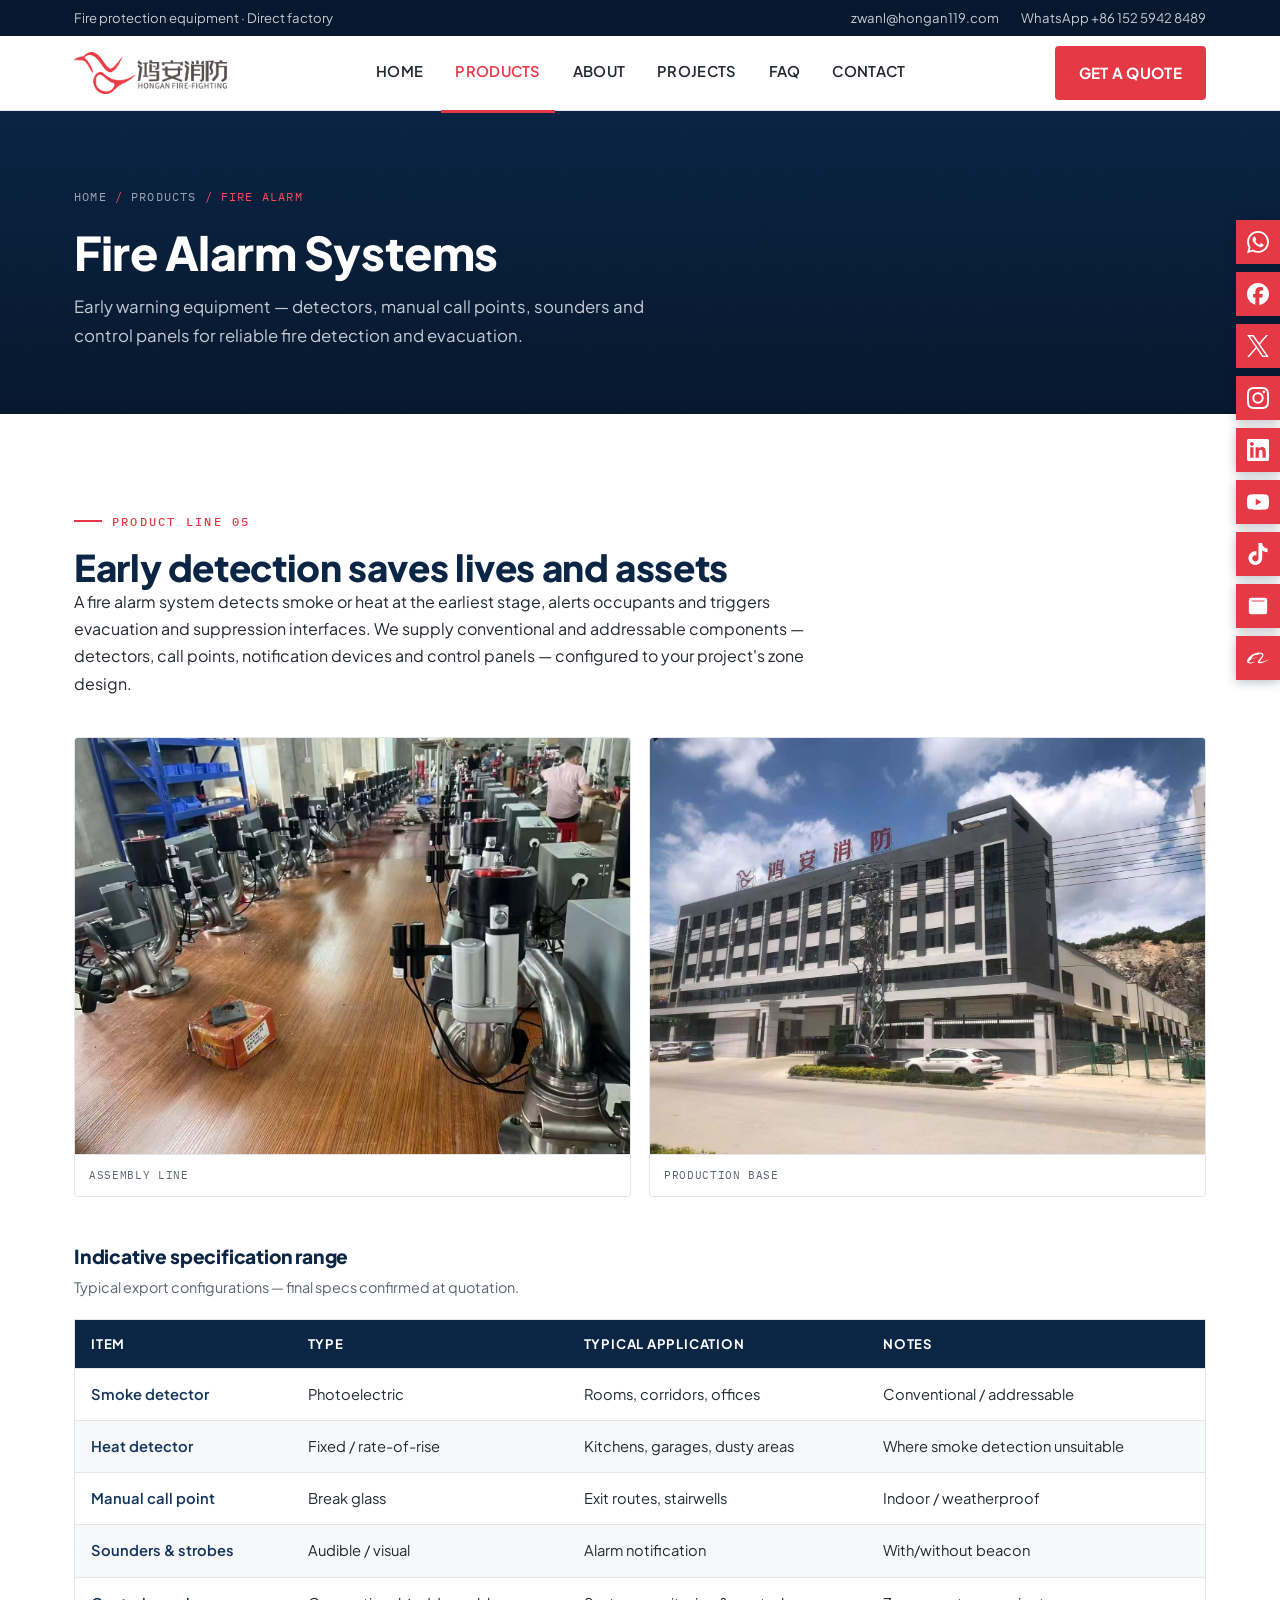
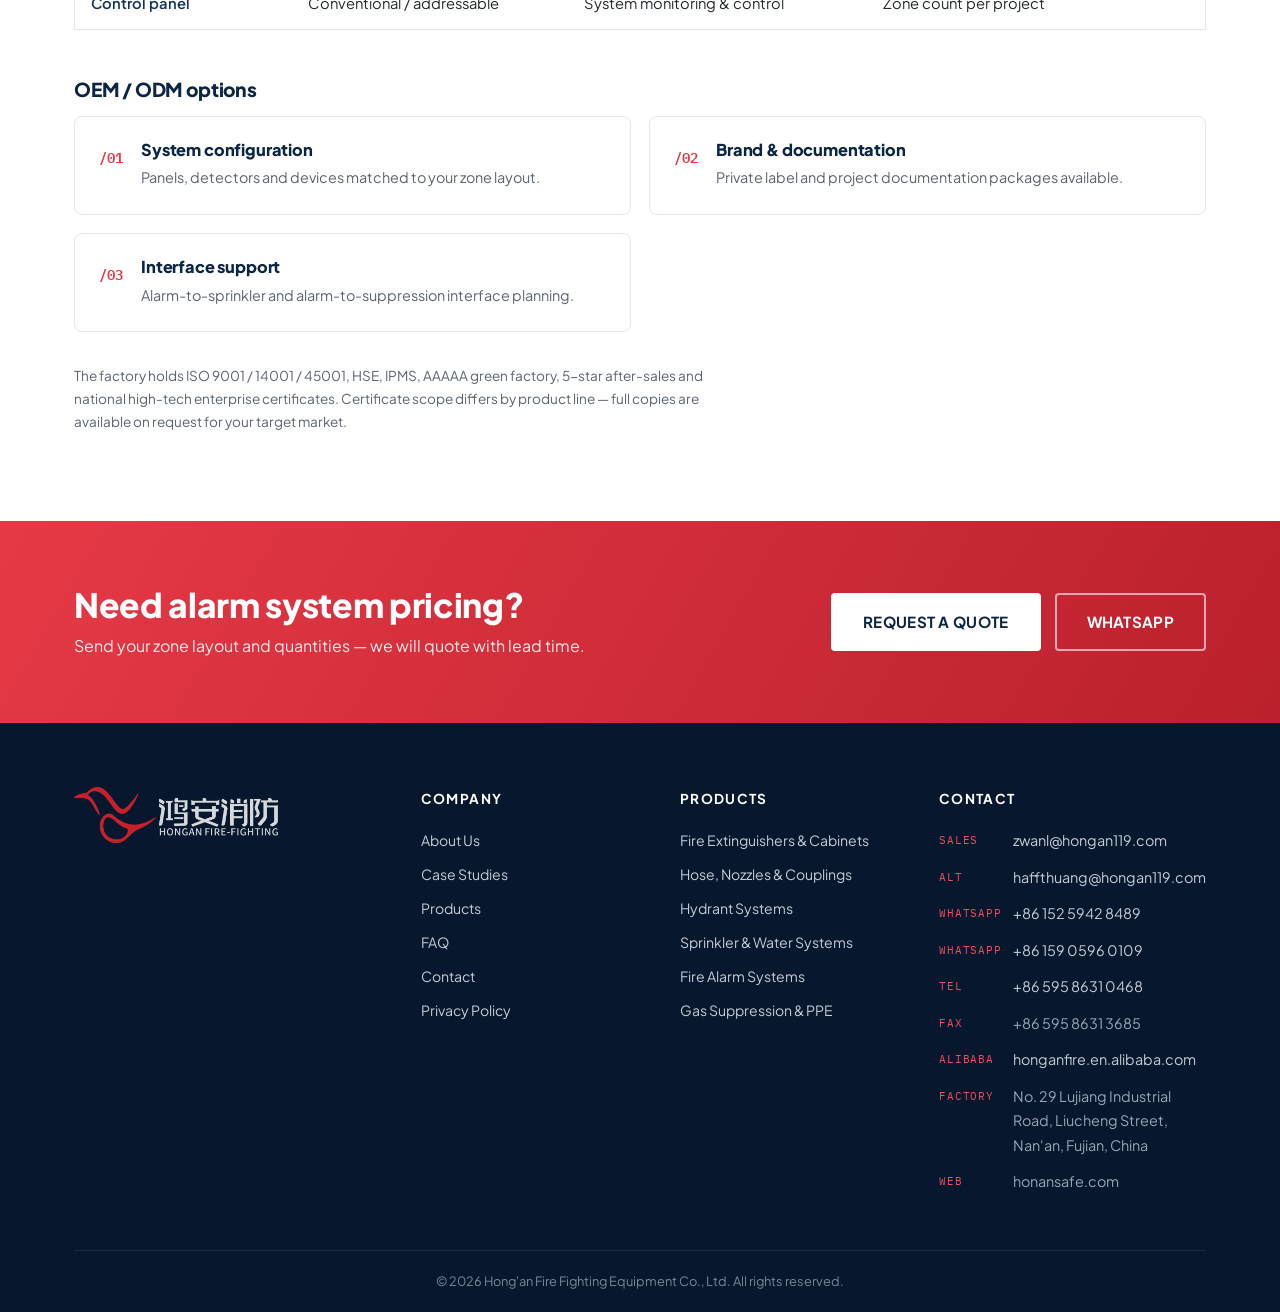
<file: products/fire-alarm.html>
<!DOCTYPE html>
<html lang="en">
<head>
  <meta charset="UTF-8">
  <meta name="viewport" content="width=device-width, initial-scale=1.0">
  <title>Fire Alarm Systems — Hong'an Fire Fighting Equipment | Detectors, Call Points, Panels</title>
  <meta name="description" content="Fire alarm system components from factory: smoke & heat detectors, manual call points, sounders and alarm control panels — conventional and addressable configurations.">
  <link rel="canonical" href="https://honansafe.com/products/fire-alarm.html">
  <link rel="preload" href="../assets/fonts/pjs-200_800.woff2" as="font" type="font/woff2" crossorigin>
  <link rel="stylesheet" href="../assets/fonts.css?v=8">
  <link rel="stylesheet" href="../assets/styles.css?v=10">
  <script type="application/ld+json">
  {
    "@context": "https://schema.org",
    "@type": "Product",
    "name": "Fire Alarm Systems",
    "description": "Smoke and heat detectors, manual call points, alarm sounders and fire alarm control panels.",
    "brand": { "@type": "Brand", "name": "Hong'an Fire Fighting Equipment" },
    "offers": { "@type": "Offer", "availability": "https://schema.org/InStock", "priceCurrency": "USD", "price": "0", "description": "Price on request — contact sales for quotation." }
  }
  </script>
</head>
<body>

  <div class="topbar">
    <div class="container">
      <div>Fire protection equipment · Direct factory</div>
      <div class="tb-right">
        <a href="mailto:zwanl@hongan119.com">zwanl@hongan119.com</a>
        <a href="https://wa.me/8615259428489" target="_blank" rel="noopener">WhatsApp +86 152 5942 8489</a>
      </div>
    </div>
  </div>

  <header class="site-header">
    <div class="container nav-wrap">
      <a href="../index.html" class="brand" aria-label="HonanSafe home">
        <img src="../assets/logo-horizontal.png" alt="Hong'an Fire Fighting Equipment - HonanSafe" class="brand-logo">
      </a>
      <button class="nav-toggle" aria-label="Open menu" aria-expanded="false">
        <span></span><span></span><span></span>
      </button>
      <nav aria-label="Main navigation">
        <ul class="nav-menu">
          <li><a href="../index.html">Home</a></li>
          <li>
            <a href="../products.html" class="active">Products</a>
            <ul class="dropdown">
              <li><a href="fire-extinguishers.html">Fire Extinguishers & Cabinets <span>01</span></a></li>
              <li><a href="hose-nozzles.html">Hose, Nozzles & Couplings <span>02</span></a></li>
              <li><a href="hydrant-systems.html">Hydrant Systems <span>03</span></a></li>
              <li><a href="sprinkler-systems.html">Sprinkler & Water Systems <span>04</span></a></li>
              <li><a href="fire-alarm.html" class="active">Fire Alarm Systems <span>05</span></a></li>
              <li><a href="other.html">Gas Suppression & PPE <span>06</span></a></li>
            </ul>
          </li>
          <li><a href="../about.html">About</a></li>
          <li><a href="../projects.html">Projects</a></li>
          <li><a href="../faq.html">FAQ</a></li>
          <li><a href="../contact.html">Contact</a></li>
        </ul>
      </nav>
      <div class="nav-cta">
        <a href="../contact.html" class="btn btn-primary" style="padding:12px 22px;">Get a Quote</a>
      </div>
    </div>
  </header>

  <!-- Page hero -->
  <section class="page-hero">
    <div class="container">
      <div class="breadcrumb"><a href="../index.html">Home</a><span class="sep">/</span><a href="../products.html">Products</a><span class="sep">/</span><span class="current">Fire Alarm</span></div>
      <h1>Fire Alarm Systems</h1>
      <p>Early warning equipment — detectors, manual call points, sounders and control panels for reliable fire detection and evacuation.</p>
    </div>
  </section>

  <!-- Intro -->
  <section class="section">
    <div class="container">
      <div class="prose reveal">
        <span class="kicker">Product line 05</span>
        <h2>Early detection saves lives and assets</h2>
        <p>
          A fire alarm system detects smoke or heat at the earliest stage, alerts occupants and triggers evacuation
          and suppression interfaces. We supply conventional and addressable components — detectors, call points,
          notification devices and control panels — configured to your project's zone design.
        </p>
      </div>

      <div class="scene-grid scene-grid-2 reveal" style="margin-top:40px;">
        <figure class="scene-figure">
          <img src="../assets/images/workshop-assembly.jpg" alt="Assembly line producing detection and control equipment" loading="lazy">
          <figcaption>Assembly line</figcaption>
        </figure>
        <figure class="scene-figure">
          <img src="../assets/images/factory-yard.jpg" alt="Production base exterior" loading="lazy">
          <figcaption>Production base</figcaption>
        </figure>
      </div>

      <h3 class="mt-48 reveal">Indicative specification range</h3>
      <p class="reveal" style="color:var(--text-muted);font-size:.9rem;margin:8px 0 20px;">
        Typical export configurations — final specs confirmed at quotation.
      </p>
      <div class="reveal" style="overflow-x:auto;">
        <table class="spec-table">
          <thead>
            <tr><th>Item</th><th>Type</th><th>Typical application</th><th>Notes</th></tr>
          </thead>
          <tbody>
            <tr><td>Smoke detector</td><td>Photoelectric</td><td>Rooms, corridors, offices</td><td>Conventional / addressable</td></tr>
            <tr><td>Heat detector</td><td>Fixed / rate-of-rise</td><td>Kitchens, garages, dusty areas</td><td>Where smoke detection unsuitable</td></tr>
            <tr><td>Manual call point</td><td>Break glass</td><td>Exit routes, stairwells</td><td>Indoor / weatherproof</td></tr>
            <tr><td>Sounders & strobes</td><td>Audible / visual</td><td>Alarm notification</td><td>With/without beacon</td></tr>
            <tr><td>Control panel</td><td>Conventional / addressable</td><td>System monitoring & control</td><td>Zone count per project</td></tr>
          </tbody>
        </table>
      </div>

      <h3 class="mt-48 reveal">OEM / ODM options</h3>
      <div class="why-grid mt-16">
        <div class="why-item reveal">
          <span class="w-num">/01</span>
          <div><h4>System configuration</h4><p>Panels, detectors and devices matched to your zone layout.</p></div>
        </div>
        <div class="why-item reveal reveal-delay-1">
          <span class="w-num">/02</span>
          <div><h4>Brand & documentation</h4><p>Private label and project documentation packages available.</p></div>
        </div>
        <div class="why-item reveal reveal-delay-2">
          <span class="w-num">/03</span>
          <div><h4>Interface support</h4><p>Alarm-to-sprinkler and alarm-to-suppression interface planning.</p></div>
        </div>
      </div>

      <div class="cert-note reveal" style="margin-top:32px;">
        The factory holds ISO 9001 / 14001 / 45001, HSE, IPMS, AAAAA green factory, 5-star after-sales
        and national high-tech enterprise certificates. Certificate scope differs by product line —
        full copies are available on request for your target market.
      </div>
    </div>
  </section>

  <!-- CTA -->
  <section class="cta-band">
    <div class="container">
      <div>
        <h2>Need alarm system pricing?</h2>
        <p>Send your zone layout and quantities — we will quote with lead time.</p>
      </div>
      <div class="cta-actions">
        <a href="../contact.html" class="btn btn-light">Request a Quote</a>
        <a href="https://wa.me/8615259428489" target="_blank" rel="noopener" class="btn btn-outline-light">WhatsApp</a>
      </div>
    </div>
  </section>

  <footer class="site-footer">
    <div class="container">
      <div class="footer-grid">
        <div>
          <a href="../index.html" class="brand" style="margin-bottom:16px;">
          <img src="../assets/logo-white.png" alt="Hong'an Fire Fighting Equipment - HonanSafe" class="brand-logo brand-logo-footer">
        </a>
        </div>
        <div>
          <h5>Company</h5>
          <ul class="footer-links">
            <li><a href="../about.html">About Us</a></li>
            <li><a href="../projects.html">Case Studies</a></li>
            <li><a href="../products.html">Products</a></li>
            <li><a href="../faq.html">FAQ</a></li>
            <li><a href="../contact.html">Contact</a></li>
            <li><a href="../privacy.html">Privacy Policy</a></li>
          </ul>
        </div>
        <div>
          <h5>Products</h5>
          <ul class="footer-links">
            <li><a href="fire-extinguishers.html">Fire Extinguishers & Cabinets</a></li>
            <li><a href="hose-nozzles.html">Hose, Nozzles & Couplings</a></li>
            <li><a href="hydrant-systems.html">Hydrant Systems</a></li>
            <li><a href="sprinkler-systems.html">Sprinkler & Water Systems</a></li>
            <li><a href="fire-alarm.html">Fire Alarm Systems</a></li>
            <li><a href="other.html">Gas Suppression & PPE</a></li>
          </ul>
        </div>
        <div>
          <h5>Contact</h5>
          <ul class="footer-contact">
            <li><span class="fc-label">Sales</span><a href="mailto:zwanl@hongan119.com">zwanl@hongan119.com</a></li>
            <li><span class="fc-label">Alt</span><a href="mailto:haffthuang@hongan119.com">haffthuang@hongan119.com</a></li>
            <li><span class="fc-label">WhatsApp</span><a href="https://wa.me/8615259428489" target="_blank" rel="noopener">+86 152 5942 8489</a></li>
            <li><span class="fc-label">WhatsApp</span><a href="https://wa.me/8615905960109" target="_blank" rel="noopener">+86 159 0596 0109</a></li>
            <li><span class="fc-label">Tel</span><a href="tel:+8659586310468">+86 595 8631 0468</a></li>
            <li><span class="fc-label">Fax</span><span>+86 595 8631 3685</span></li>
            <li><span class="fc-label">Alibaba</span><a href="https://honganfire.en.alibaba.com" target="_blank" rel="noopener">honganfire.en.alibaba.com</a></li>
            <li><span class="fc-label">Factory</span><span>No. 29 Lujiang Industrial Road, Liucheng Street, Nan'an, Fujian, China</span></li>
            <li><span class="fc-label">Web</span><span>honansafe.com</span></li>
          </ul>
        </div>
      </div>
      <div class="footer-bottom">
        <div>© <span id="year">2026</span> Hong'an Fire Fighting Equipment Co., Ltd. All rights reserved.</div>
      </div>
    </div>
  </footer>

  <script src="../assets/script.js"></script>
  <!-- Contact rail -->
  <nav class="contact-rail" aria-label="Contact channels">
    <a class="rail-item" href="https://wa.me/8615259428489" target="_blank" rel="noopener" aria-label="Chat on WhatsApp">
      <span class="rail-label">Chat on WhatsApp</span>
      <span class="rail-icon"><img src="../assets/icons/whatsapp.svg" alt="" width="22" height="22"></span>
    </a>
    <a class="rail-item" href="https://www.facebook.com/people/Honganfirefactory/61596855004283/" target="_blank" rel="noopener" aria-label="Hong'an Fire Fighting on Facebook">
      <span class="rail-label">Follow us on Facebook</span>
      <span class="rail-icon"><img src="../assets/icons/facebook.svg" alt="" width="22" height="22"></span>
    </a>
    <a class="rail-item" href="https://x.com/honganfire2003" target="_blank" rel="noopener" aria-label="Hong'an Fire Fighting on X">
      <span class="rail-label">Follow us on X</span>
      <span class="rail-icon"><img src="../assets/icons/x.svg" alt="" width="22" height="22"></span>
    </a>
    <a class="rail-item" href="https://www.instagram.com/honganfirefactory/" target="_blank" rel="noopener" aria-label="Hong'an Fire Fighting on Instagram">
      <span class="rail-label">Follow us on Instagram</span>
      <span class="rail-icon"><img src="../assets/icons/instagram.svg" alt="" width="22" height="22"></span>
    </a>
    <span class="rail-item is-pending" aria-label="LinkedIn — account coming soon">
      <span class="rail-label">LinkedIn · coming soon</span>
      <span class="rail-icon"><img src="../assets/icons/linkedin.svg" alt="" width="22" height="22"></span>
    </span>
    <span class="rail-item is-pending" aria-label="YouTube — account coming soon">
      <span class="rail-label">YouTube · coming soon</span>
      <span class="rail-icon"><img src="../assets/icons/youtube.svg" alt="" width="22" height="22"></span>
    </span>
    <span class="rail-item is-pending" aria-label="TikTok — account coming soon">
      <span class="rail-label">TikTok · coming soon</span>
      <span class="rail-icon"><img src="../assets/icons/tiktok.svg" alt="" width="22" height="22"></span>
    </span>
    <a class="rail-item" href="mailto:zwanl@hongan119.com" aria-label="Email us">
      <span class="rail-label">Email us</span>
      <span class="rail-icon"><img src="../assets/icons/mail.svg" alt="" width="22" height="22"></span>
    </a>
    <a class="rail-item" href="https://honganfire.en.alibaba.com" target="_blank" rel="noopener" aria-label="Alibaba store">
      <span class="rail-label">Alibaba store</span>
      <span class="rail-icon"><img src="../assets/icons/alibabadotcom.svg" alt="" width="22" height="22"></span>
    </a>
  </nav>
</body>
</html>
</file>
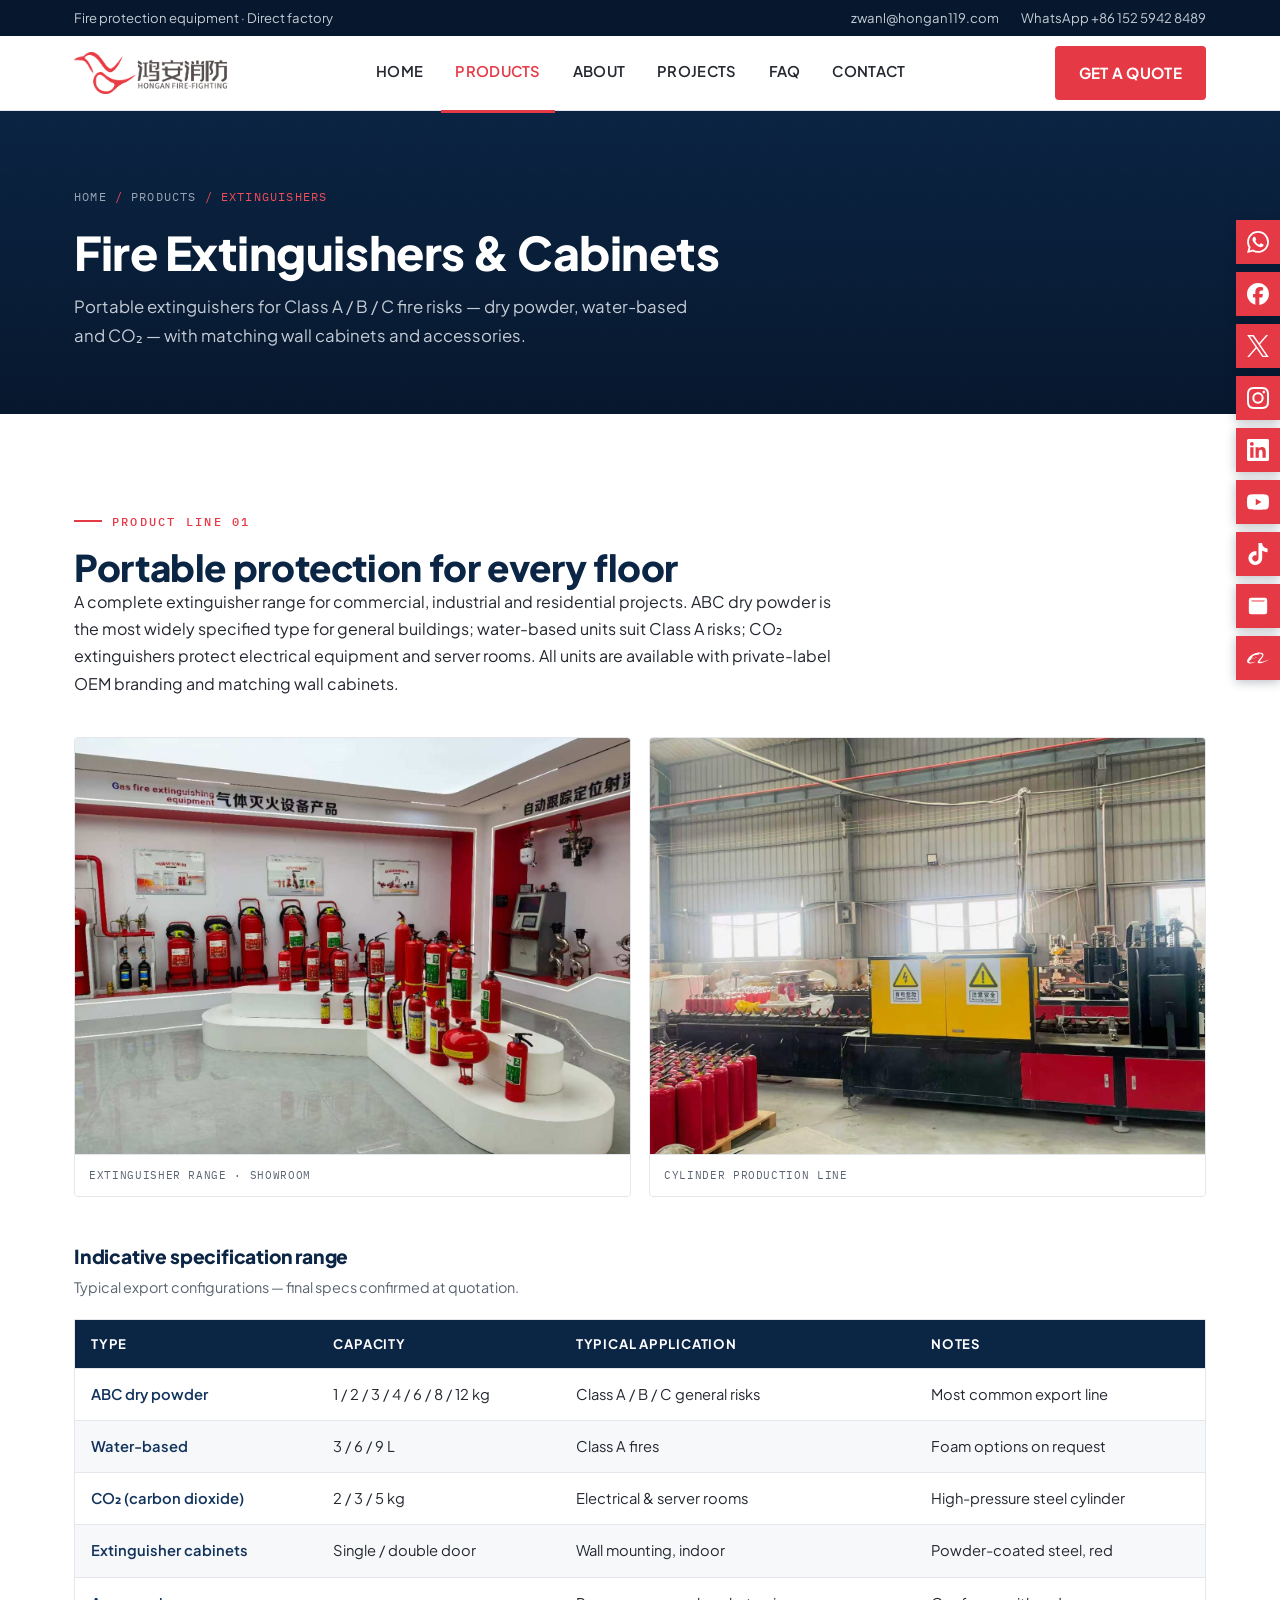
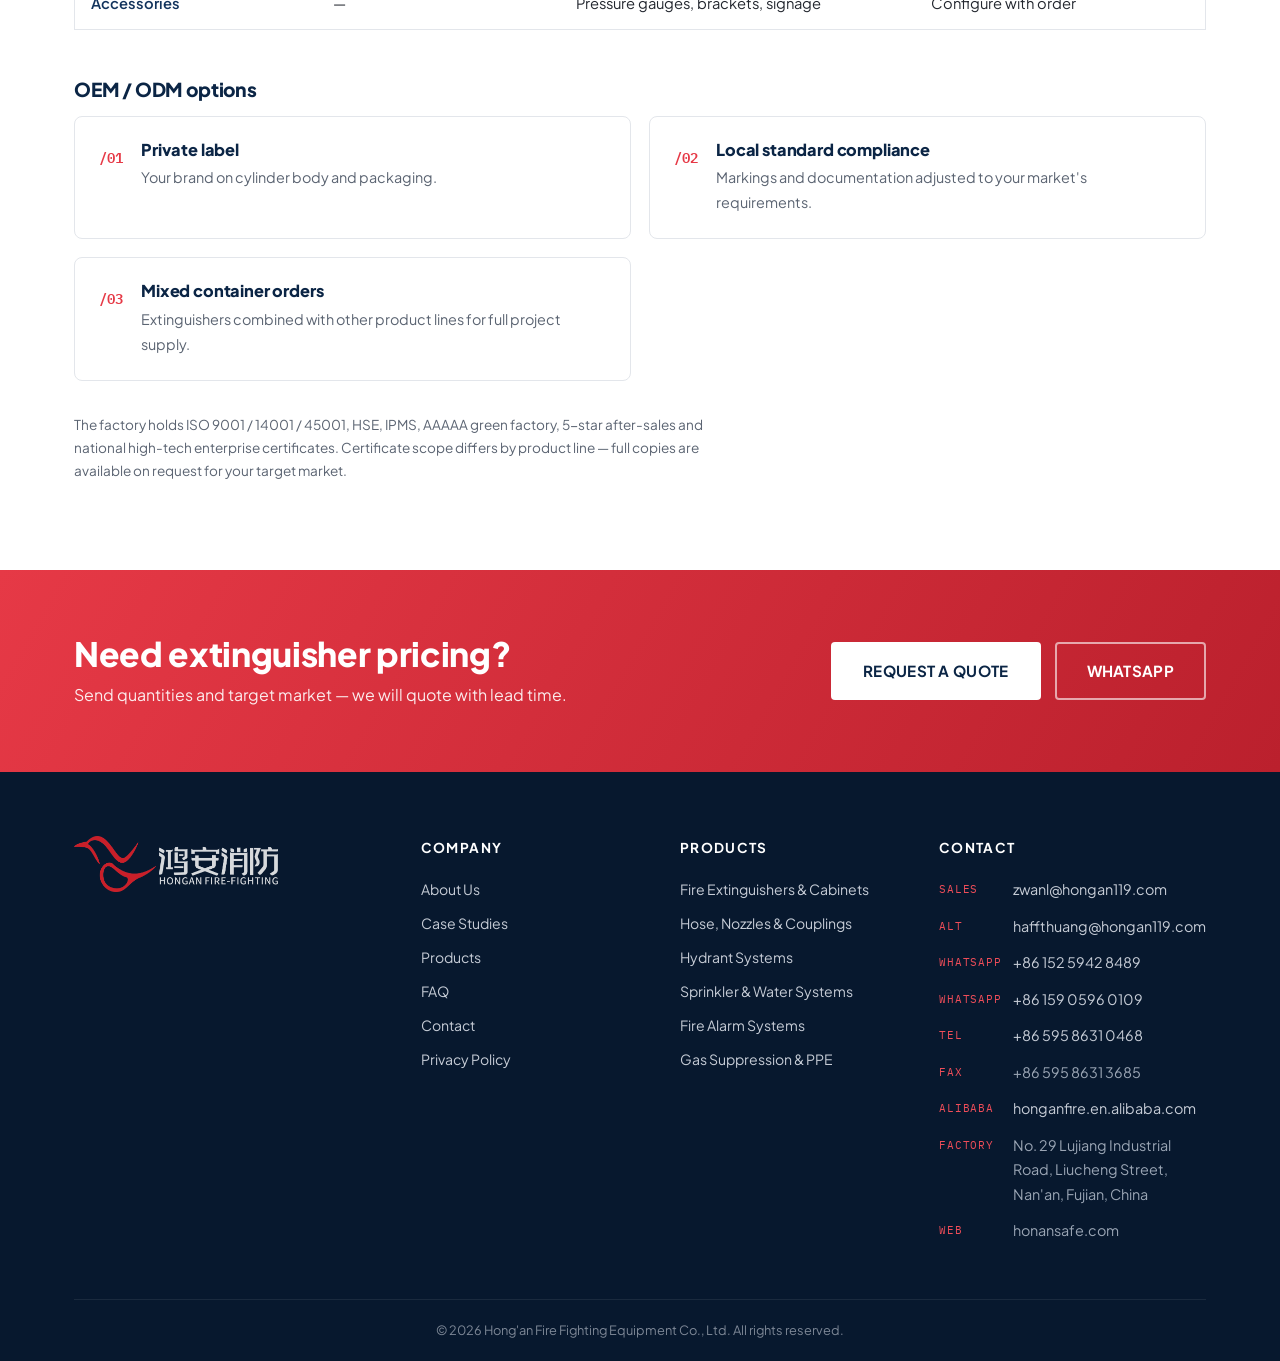
<file: products/fire-extinguishers.html>
<!DOCTYPE html>
<html lang="en">
<head>
  <meta charset="UTF-8">
  <meta name="viewport" content="width=device-width, initial-scale=1.0">
  <title>Fire Extinguishers & Cabinets — Hong'an Fire Fighting Equipment | OEM Dry Powder, Water, CO₂</title>
  <meta name="description" content="Portable fire extinguishers and wall cabinets from factory: ABC dry powder (1–12kg), water-based and CO₂ extinguishers, pressure gauges, extinguisher boxes. OEM private label available.">
  <link rel="canonical" href="https://honansafe.com/products/fire-extinguishers.html">
  <link rel="preload" href="../assets/fonts/pjs-200_800.woff2" as="font" type="font/woff2" crossorigin>
  <link rel="stylesheet" href="../assets/fonts.css?v=8">
  <link rel="stylesheet" href="../assets/styles.css?v=10">
  <script type="application/ld+json">
  {
    "@context": "https://schema.org",
    "@type": "Product",
    "name": "Portable Fire Extinguishers & Cabinets",
    "description": "ABC dry powder, water-based and CO2 portable fire extinguishers with wall cabinets, manufactured for OEM/ODM export.",
    "brand": { "@type": "Brand", "name": "Hong'an Fire Fighting Equipment" },
    "offers": { "@type": "Offer", "availability": "https://schema.org/InStock", "priceCurrency": "USD", "price": "0", "description": "Price on request — contact sales for quotation." }
  }
  </script>
</head>
<body>

  <div class="topbar">
    <div class="container">
      <div>Fire protection equipment · Direct factory</div>
      <div class="tb-right">
        <a href="mailto:zwanl@hongan119.com">zwanl@hongan119.com</a>
        <a href="https://wa.me/8615259428489" target="_blank" rel="noopener">WhatsApp +86 152 5942 8489</a>
      </div>
    </div>
  </div>

  <header class="site-header">
    <div class="container nav-wrap">
      <a href="../index.html" class="brand" aria-label="HonanSafe home">
        <img src="../assets/logo-horizontal.png" alt="Hong'an Fire Fighting Equipment - HonanSafe" class="brand-logo">
      </a>
      <button class="nav-toggle" aria-label="Open menu" aria-expanded="false">
        <span></span><span></span><span></span>
      </button>
      <nav aria-label="Main navigation">
        <ul class="nav-menu">
          <li><a href="../index.html">Home</a></li>
          <li>
            <a href="../products.html" class="active">Products</a>
            <ul class="dropdown">
              <li><a href="fire-extinguishers.html" class="active">Fire Extinguishers & Cabinets <span>01</span></a></li>
              <li><a href="hose-nozzles.html">Hose, Nozzles & Couplings <span>02</span></a></li>
              <li><a href="hydrant-systems.html">Hydrant Systems <span>03</span></a></li>
              <li><a href="sprinkler-systems.html">Sprinkler & Water Systems <span>04</span></a></li>
              <li><a href="fire-alarm.html">Fire Alarm Systems <span>05</span></a></li>
              <li><a href="other.html">Gas Suppression & PPE <span>06</span></a></li>
            </ul>
          </li>
          <li><a href="../about.html">About</a></li>
          <li><a href="../projects.html">Projects</a></li>
          <li><a href="../faq.html">FAQ</a></li>
          <li><a href="../contact.html">Contact</a></li>
        </ul>
      </nav>
      <div class="nav-cta">
        <a href="../contact.html" class="btn btn-primary" style="padding:12px 22px;">Get a Quote</a>
      </div>
    </div>
  </header>

  <!-- Page hero -->
  <section class="page-hero">
    <div class="container">
      <div class="breadcrumb"><a href="../index.html">Home</a><span class="sep">/</span><a href="../products.html">Products</a><span class="sep">/</span><span class="current">Extinguishers</span></div>
      <h1>Fire Extinguishers & Cabinets</h1>
      <p>Portable extinguishers for Class A / B / C fire risks — dry powder, water-based and CO₂ — with matching wall cabinets and accessories.</p>
    </div>
  </section>

  <!-- Intro -->
  <section class="section">
    <div class="container">
      <div class="prose reveal">
        <span class="kicker">Product line 01</span>
        <h2>Portable protection for every floor</h2>
        <p>
          A complete extinguisher range for commercial, industrial and residential projects. ABC dry powder is the
          most widely specified type for general buildings; water-based units suit Class A risks; CO₂ extinguishers
          protect electrical equipment and server rooms. All units are available with private-label OEM branding and
          matching wall cabinets.
        </p>
      </div>

      <div class="scene-grid scene-grid-2 reveal" style="margin-top:40px;">
        <figure class="scene-figure">
          <img src="../assets/images/showroom-extinguisher.jpg" alt="Extinguisher range on display in the showroom" loading="lazy">
          <figcaption>Extinguisher range · showroom</figcaption>
        </figure>
        <figure class="scene-figure">
          <img src="../assets/images/workshop-cylinder.jpg" alt="Extinguisher cylinder production line" loading="lazy">
          <figcaption>Cylinder production line</figcaption>
        </figure>
      </div>

      <h3 class="mt-48 reveal">Indicative specification range</h3>
      <p class="reveal" style="color:var(--text-muted);font-size:.9rem;margin:8px 0 20px;">
        Typical export configurations — final specs confirmed at quotation.
      </p>
      <div class="reveal" style="overflow-x:auto;">
        <table class="spec-table">
          <thead>
            <tr><th>Type</th><th>Capacity</th><th>Typical application</th><th>Notes</th></tr>
          </thead>
          <tbody>
            <tr><td>ABC dry powder</td><td>1 / 2 / 3 / 4 / 6 / 8 / 12 kg</td><td>Class A / B / C general risks</td><td>Most common export line</td></tr>
            <tr><td>Water-based</td><td>3 / 6 / 9 L</td><td>Class A fires</td><td>Foam options on request</td></tr>
            <tr><td>CO₂ (carbon dioxide)</td><td>2 / 3 / 5 kg</td><td>Electrical & server rooms</td><td>High-pressure steel cylinder</td></tr>
            <tr><td>Extinguisher cabinets</td><td>Single / double door</td><td>Wall mounting, indoor</td><td>Powder-coated steel, red</td></tr>
            <tr><td>Accessories</td><td>—</td><td>Pressure gauges, brackets, signage</td><td>Configure with order</td></tr>
          </tbody>
        </table>
      </div>

      <h3 class="mt-48 reveal">OEM / ODM options</h3>
      <div class="why-grid mt-16">
        <div class="why-item reveal">
          <span class="w-num">/01</span>
          <div><h4>Private label</h4><p>Your brand on cylinder body and packaging.</p></div>
        </div>
        <div class="why-item reveal reveal-delay-1">
          <span class="w-num">/02</span>
          <div><h4>Local standard compliance</h4><p>Markings and documentation adjusted to your market's requirements.</p></div>
        </div>
        <div class="why-item reveal reveal-delay-2">
          <span class="w-num">/03</span>
          <div><h4>Mixed container orders</h4><p>Extinguishers combined with other product lines for full project supply.</p></div>
        </div>
      </div>

      <div class="cert-note reveal" style="margin-top:32px;">
        The factory holds ISO 9001 / 14001 / 45001, HSE, IPMS, AAAAA green factory, 5-star after-sales
        and national high-tech enterprise certificates. Certificate scope differs by product line —
        full copies are available on request for your target market.
      </div>
    </div>
  </section>

  <!-- CTA -->
  <section class="cta-band">
    <div class="container">
      <div>
        <h2>Need extinguisher pricing?</h2>
        <p>Send quantities and target market — we will quote with lead time.</p>
      </div>
      <div class="cta-actions">
        <a href="../contact.html" class="btn btn-light">Request a Quote</a>
        <a href="https://wa.me/8615259428489" target="_blank" rel="noopener" class="btn btn-outline-light">WhatsApp</a>
      </div>
    </div>
  </section>

  <footer class="site-footer">
    <div class="container">
      <div class="footer-grid">
        <div>
          <a href="../index.html" class="brand" style="margin-bottom:16px;">
          <img src="../assets/logo-white.png" alt="Hong'an Fire Fighting Equipment - HonanSafe" class="brand-logo brand-logo-footer">
        </a>
        </div>
        <div>
          <h5>Company</h5>
          <ul class="footer-links">
            <li><a href="../about.html">About Us</a></li>
            <li><a href="../projects.html">Case Studies</a></li>
            <li><a href="../products.html">Products</a></li>
            <li><a href="../faq.html">FAQ</a></li>
            <li><a href="../contact.html">Contact</a></li>
            <li><a href="../privacy.html">Privacy Policy</a></li>
          </ul>
        </div>
        <div>
          <h5>Products</h5>
          <ul class="footer-links">
            <li><a href="fire-extinguishers.html">Fire Extinguishers & Cabinets</a></li>
            <li><a href="hose-nozzles.html">Hose, Nozzles & Couplings</a></li>
            <li><a href="hydrant-systems.html">Hydrant Systems</a></li>
            <li><a href="sprinkler-systems.html">Sprinkler & Water Systems</a></li>
            <li><a href="fire-alarm.html">Fire Alarm Systems</a></li>
            <li><a href="other.html">Gas Suppression & PPE</a></li>
          </ul>
        </div>
        <div>
          <h5>Contact</h5>
          <ul class="footer-contact">
            <li><span class="fc-label">Sales</span><a href="mailto:zwanl@hongan119.com">zwanl@hongan119.com</a></li>
            <li><span class="fc-label">Alt</span><a href="mailto:haffthuang@hongan119.com">haffthuang@hongan119.com</a></li>
            <li><span class="fc-label">WhatsApp</span><a href="https://wa.me/8615259428489" target="_blank" rel="noopener">+86 152 5942 8489</a></li>
            <li><span class="fc-label">WhatsApp</span><a href="https://wa.me/8615905960109" target="_blank" rel="noopener">+86 159 0596 0109</a></li>
            <li><span class="fc-label">Tel</span><a href="tel:+8659586310468">+86 595 8631 0468</a></li>
            <li><span class="fc-label">Fax</span><span>+86 595 8631 3685</span></li>
            <li><span class="fc-label">Alibaba</span><a href="https://honganfire.en.alibaba.com" target="_blank" rel="noopener">honganfire.en.alibaba.com</a></li>
            <li><span class="fc-label">Factory</span><span>No. 29 Lujiang Industrial Road, Liucheng Street, Nan'an, Fujian, China</span></li>
            <li><span class="fc-label">Web</span><span>honansafe.com</span></li>
          </ul>
        </div>
      </div>
      <div class="footer-bottom">
        <div>© <span id="year">2026</span> Hong'an Fire Fighting Equipment Co., Ltd. All rights reserved.</div>
      </div>
    </div>
  </footer>

  <script src="../assets/script.js"></script>
  <!-- Contact rail -->
  <nav class="contact-rail" aria-label="Contact channels">
    <a class="rail-item" href="https://wa.me/8615259428489" target="_blank" rel="noopener" aria-label="Chat on WhatsApp">
      <span class="rail-label">Chat on WhatsApp</span>
      <span class="rail-icon"><img src="../assets/icons/whatsapp.svg" alt="" width="22" height="22"></span>
    </a>
    <a class="rail-item" href="https://www.facebook.com/people/Honganfirefactory/61596855004283/" target="_blank" rel="noopener" aria-label="Hong'an Fire Fighting on Facebook">
      <span class="rail-label">Follow us on Facebook</span>
      <span class="rail-icon"><img src="../assets/icons/facebook.svg" alt="" width="22" height="22"></span>
    </a>
    <a class="rail-item" href="https://x.com/honganfire2003" target="_blank" rel="noopener" aria-label="Hong'an Fire Fighting on X">
      <span class="rail-label">Follow us on X</span>
      <span class="rail-icon"><img src="../assets/icons/x.svg" alt="" width="22" height="22"></span>
    </a>
    <a class="rail-item" href="https://www.instagram.com/honganfirefactory/" target="_blank" rel="noopener" aria-label="Hong'an Fire Fighting on Instagram">
      <span class="rail-label">Follow us on Instagram</span>
      <span class="rail-icon"><img src="../assets/icons/instagram.svg" alt="" width="22" height="22"></span>
    </a>
    <span class="rail-item is-pending" aria-label="LinkedIn — account coming soon">
      <span class="rail-label">LinkedIn · coming soon</span>
      <span class="rail-icon"><img src="../assets/icons/linkedin.svg" alt="" width="22" height="22"></span>
    </span>
    <span class="rail-item is-pending" aria-label="YouTube — account coming soon">
      <span class="rail-label">YouTube · coming soon</span>
      <span class="rail-icon"><img src="../assets/icons/youtube.svg" alt="" width="22" height="22"></span>
    </span>
    <span class="rail-item is-pending" aria-label="TikTok — account coming soon">
      <span class="rail-label">TikTok · coming soon</span>
      <span class="rail-icon"><img src="../assets/icons/tiktok.svg" alt="" width="22" height="22"></span>
    </span>
    <a class="rail-item" href="mailto:zwanl@hongan119.com" aria-label="Email us">
      <span class="rail-label">Email us</span>
      <span class="rail-icon"><img src="../assets/icons/mail.svg" alt="" width="22" height="22"></span>
    </a>
    <a class="rail-item" href="https://honganfire.en.alibaba.com" target="_blank" rel="noopener" aria-label="Alibaba store">
      <span class="rail-label">Alibaba store</span>
      <span class="rail-icon"><img src="../assets/icons/alibabadotcom.svg" alt="" width="22" height="22"></span>
    </a>
  </nav>
</body>
</html>
</file>
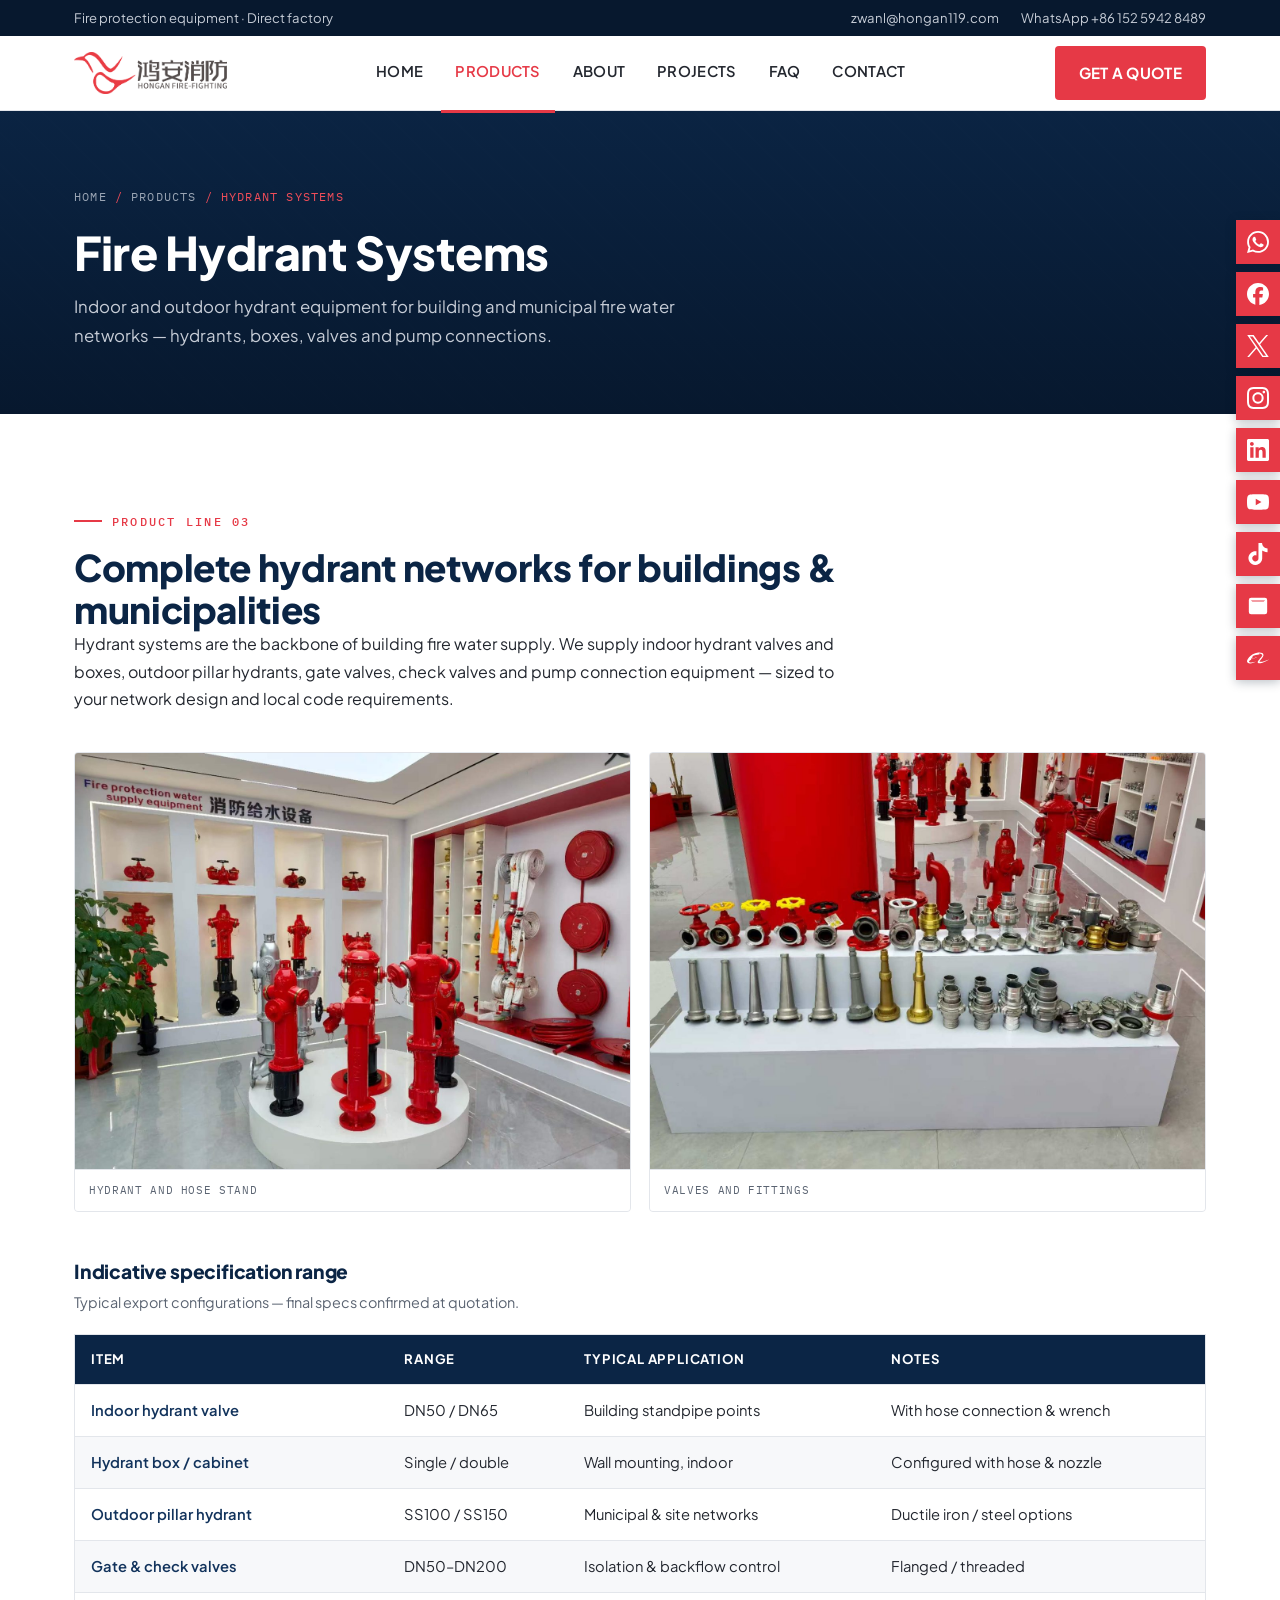
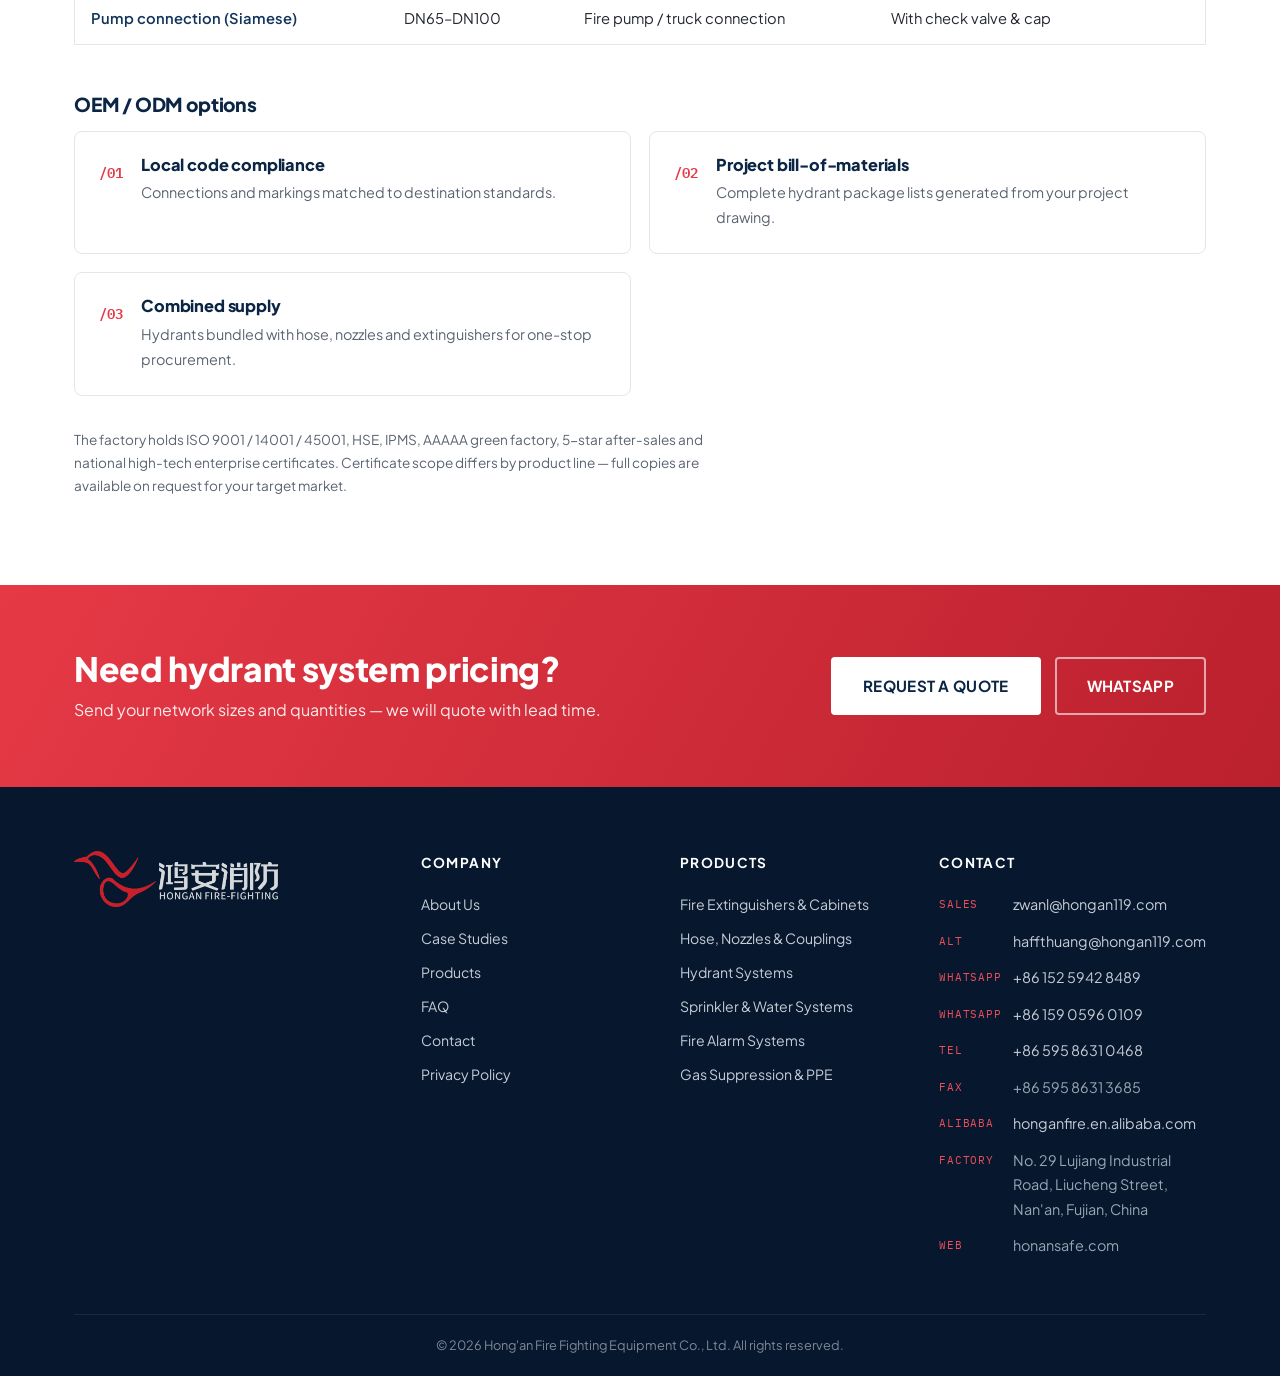
<file: products/hydrant-systems.html>
<!DOCTYPE html>
<html lang="en">
<head>
  <meta charset="UTF-8">
  <meta name="viewport" content="width=device-width, initial-scale=1.0">
  <title>Hydrant Systems — Hong'an Fire Fighting Equipment | Indoor & Outdoor Fire Hydrants DN50–DN150</title>
  <meta name="description" content="Indoor and outdoor fire hydrants, hydrant boxes, valves and pump connection equipment from factory — DN50 to DN150 for building and municipal fire networks.">
  <link rel="canonical" href="https://honansafe.com/products/hydrant-systems.html">
  <link rel="preload" href="../assets/fonts/pjs-200_800.woff2" as="font" type="font/woff2" crossorigin>
  <link rel="stylesheet" href="../assets/fonts.css?v=8">
  <link rel="stylesheet" href="../assets/styles.css?v=10">
  <script type="application/ld+json">
  {
    "@context": "https://schema.org",
    "@type": "Product",
    "name": "Fire Hydrant Systems",
    "description": "Indoor and outdoor fire hydrants, hydrant boxes, valves and pump connection equipment for building and municipal networks.",
    "brand": { "@type": "Brand", "name": "Hong'an Fire Fighting Equipment" },
    "offers": { "@type": "Offer", "availability": "https://schema.org/InStock", "priceCurrency": "USD", "price": "0", "description": "Price on request — contact sales for quotation." }
  }
  </script>
</head>
<body>

  <div class="topbar">
    <div class="container">
      <div>Fire protection equipment · Direct factory</div>
      <div class="tb-right">
        <a href="mailto:zwanl@hongan119.com">zwanl@hongan119.com</a>
        <a href="https://wa.me/8615259428489" target="_blank" rel="noopener">WhatsApp +86 152 5942 8489</a>
      </div>
    </div>
  </div>

  <header class="site-header">
    <div class="container nav-wrap">
      <a href="../index.html" class="brand" aria-label="HonanSafe home">
        <img src="../assets/logo-horizontal.png" alt="Hong'an Fire Fighting Equipment - HonanSafe" class="brand-logo">
      </a>
      <button class="nav-toggle" aria-label="Open menu" aria-expanded="false">
        <span></span><span></span><span></span>
      </button>
      <nav aria-label="Main navigation">
        <ul class="nav-menu">
          <li><a href="../index.html">Home</a></li>
          <li>
            <a href="../products.html" class="active">Products</a>
            <ul class="dropdown">
              <li><a href="fire-extinguishers.html">Fire Extinguishers & Cabinets <span>01</span></a></li>
              <li><a href="hose-nozzles.html">Hose, Nozzles & Couplings <span>02</span></a></li>
              <li><a href="hydrant-systems.html" class="active">Hydrant Systems <span>03</span></a></li>
              <li><a href="sprinkler-systems.html">Sprinkler & Water Systems <span>04</span></a></li>
              <li><a href="fire-alarm.html">Fire Alarm Systems <span>05</span></a></li>
              <li><a href="other.html">Gas Suppression & PPE <span>06</span></a></li>
            </ul>
          </li>
          <li><a href="../about.html">About</a></li>
          <li><a href="../projects.html">Projects</a></li>
          <li><a href="../faq.html">FAQ</a></li>
          <li><a href="../contact.html">Contact</a></li>
        </ul>
      </nav>
      <div class="nav-cta">
        <a href="../contact.html" class="btn btn-primary" style="padding:12px 22px;">Get a Quote</a>
      </div>
    </div>
  </header>

  <!-- Page hero -->
  <section class="page-hero">
    <div class="container">
      <div class="breadcrumb"><a href="../index.html">Home</a><span class="sep">/</span><a href="../products.html">Products</a><span class="sep">/</span><span class="current">Hydrant Systems</span></div>
      <h1>Fire Hydrant Systems</h1>
      <p>Indoor and outdoor hydrant equipment for building and municipal fire water networks — hydrants, boxes, valves and pump connections.</p>
    </div>
  </section>

  <!-- Intro -->
  <section class="section">
    <div class="container">
      <div class="prose reveal">
        <span class="kicker">Product line 03</span>
        <h2>Complete hydrant networks for buildings & municipalities</h2>
        <p>
          Hydrant systems are the backbone of building fire water supply. We supply indoor hydrant valves and boxes,
          outdoor pillar hydrants, gate valves, check valves and pump connection equipment — sized to your network
          design and local code requirements.
        </p>
      </div>

      <div class="scene-grid scene-grid-2 reveal" style="margin-top:40px;">
        <figure class="scene-figure">
          <img src="../assets/images/showroom-hydrant.jpg" alt="Outdoor hydrant and hose reel display stand" loading="lazy">
          <figcaption>Hydrant and hose stand</figcaption>
        </figure>
        <figure class="scene-figure">
          <img src="../assets/images/showroom-valve.jpg" alt="Fire valves and fittings display" loading="lazy">
          <figcaption>Valves and fittings</figcaption>
        </figure>
      </div>

      <h3 class="mt-48 reveal">Indicative specification range</h3>
      <p class="reveal" style="color:var(--text-muted);font-size:.9rem;margin:8px 0 20px;">
        Typical export configurations — final specs confirmed at quotation.
      </p>
      <div class="reveal" style="overflow-x:auto;">
        <table class="spec-table">
          <thead>
            <tr><th>Item</th><th>Range</th><th>Typical application</th><th>Notes</th></tr>
          </thead>
          <tbody>
            <tr><td>Indoor hydrant valve</td><td>DN50 / DN65</td><td>Building standpipe points</td><td>With hose connection & wrench</td></tr>
            <tr><td>Hydrant box / cabinet</td><td>Single / double</td><td>Wall mounting, indoor</td><td>Configured with hose & nozzle</td></tr>
            <tr><td>Outdoor pillar hydrant</td><td>SS100 / SS150</td><td>Municipal & site networks</td><td>Ductile iron / steel options</td></tr>
            <tr><td>Gate & check valves</td><td>DN50–DN200</td><td>Isolation & backflow control</td><td>Flanged / threaded</td></tr>
            <tr><td>Pump connection (Siamese)</td><td>DN65–DN100</td><td>Fire pump / truck connection</td><td>With check valve & cap</td></tr>
          </tbody>
        </table>
      </div>

      <h3 class="mt-48 reveal">OEM / ODM options</h3>
      <div class="why-grid mt-16">
        <div class="why-item reveal">
          <span class="w-num">/01</span>
          <div><h4>Local code compliance</h4><p>Connections and markings matched to destination standards.</p></div>
        </div>
        <div class="why-item reveal reveal-delay-1">
          <span class="w-num">/02</span>
          <div><h4>Project bill-of-materials</h4><p>Complete hydrant package lists generated from your project drawing.</p></div>
        </div>
        <div class="why-item reveal reveal-delay-2">
          <span class="w-num">/03</span>
          <div><h4>Combined supply</h4><p>Hydrants bundled with hose, nozzles and extinguishers for one-stop procurement.</p></div>
        </div>
      </div>

      <div class="cert-note reveal" style="margin-top:32px;">
        The factory holds ISO 9001 / 14001 / 45001, HSE, IPMS, AAAAA green factory, 5-star after-sales
        and national high-tech enterprise certificates. Certificate scope differs by product line —
        full copies are available on request for your target market.
      </div>
    </div>
  </section>

  <!-- CTA -->
  <section class="cta-band">
    <div class="container">
      <div>
        <h2>Need hydrant system pricing?</h2>
        <p>Send your network sizes and quantities — we will quote with lead time.</p>
      </div>
      <div class="cta-actions">
        <a href="../contact.html" class="btn btn-light">Request a Quote</a>
        <a href="https://wa.me/8615259428489" target="_blank" rel="noopener" class="btn btn-outline-light">WhatsApp</a>
      </div>
    </div>
  </section>

  <footer class="site-footer">
    <div class="container">
      <div class="footer-grid">
        <div>
          <a href="../index.html" class="brand" style="margin-bottom:16px;">
          <img src="../assets/logo-white.png" alt="Hong'an Fire Fighting Equipment - HonanSafe" class="brand-logo brand-logo-footer">
        </a>
        </div>
        <div>
          <h5>Company</h5>
          <ul class="footer-links">
            <li><a href="../about.html">About Us</a></li>
            <li><a href="../projects.html">Case Studies</a></li>
            <li><a href="../products.html">Products</a></li>
            <li><a href="../faq.html">FAQ</a></li>
            <li><a href="../contact.html">Contact</a></li>
            <li><a href="../privacy.html">Privacy Policy</a></li>
          </ul>
        </div>
        <div>
          <h5>Products</h5>
          <ul class="footer-links">
            <li><a href="fire-extinguishers.html">Fire Extinguishers & Cabinets</a></li>
            <li><a href="hose-nozzles.html">Hose, Nozzles & Couplings</a></li>
            <li><a href="hydrant-systems.html">Hydrant Systems</a></li>
            <li><a href="sprinkler-systems.html">Sprinkler & Water Systems</a></li>
            <li><a href="fire-alarm.html">Fire Alarm Systems</a></li>
            <li><a href="other.html">Gas Suppression & PPE</a></li>
          </ul>
        </div>
        <div>
          <h5>Contact</h5>
          <ul class="footer-contact">
            <li><span class="fc-label">Sales</span><a href="mailto:zwanl@hongan119.com">zwanl@hongan119.com</a></li>
            <li><span class="fc-label">Alt</span><a href="mailto:haffthuang@hongan119.com">haffthuang@hongan119.com</a></li>
            <li><span class="fc-label">WhatsApp</span><a href="https://wa.me/8615259428489" target="_blank" rel="noopener">+86 152 5942 8489</a></li>
            <li><span class="fc-label">WhatsApp</span><a href="https://wa.me/8615905960109" target="_blank" rel="noopener">+86 159 0596 0109</a></li>
            <li><span class="fc-label">Tel</span><a href="tel:+8659586310468">+86 595 8631 0468</a></li>
            <li><span class="fc-label">Fax</span><span>+86 595 8631 3685</span></li>
            <li><span class="fc-label">Alibaba</span><a href="https://honganfire.en.alibaba.com" target="_blank" rel="noopener">honganfire.en.alibaba.com</a></li>
            <li><span class="fc-label">Factory</span><span>No. 29 Lujiang Industrial Road, Liucheng Street, Nan'an, Fujian, China</span></li>
            <li><span class="fc-label">Web</span><span>honansafe.com</span></li>
          </ul>
        </div>
      </div>
      <div class="footer-bottom">
        <div>© <span id="year">2026</span> Hong'an Fire Fighting Equipment Co., Ltd. All rights reserved.</div>
      </div>
    </div>
  </footer>

  <script src="../assets/script.js"></script>
  <!-- Contact rail -->
  <nav class="contact-rail" aria-label="Contact channels">
    <a class="rail-item" href="https://wa.me/8615259428489" target="_blank" rel="noopener" aria-label="Chat on WhatsApp">
      <span class="rail-label">Chat on WhatsApp</span>
      <span class="rail-icon"><img src="../assets/icons/whatsapp.svg" alt="" width="22" height="22"></span>
    </a>
    <a class="rail-item" href="https://www.facebook.com/people/Honganfirefactory/61596855004283/" target="_blank" rel="noopener" aria-label="Hong'an Fire Fighting on Facebook">
      <span class="rail-label">Follow us on Facebook</span>
      <span class="rail-icon"><img src="../assets/icons/facebook.svg" alt="" width="22" height="22"></span>
    </a>
    <a class="rail-item" href="https://x.com/honganfire2003" target="_blank" rel="noopener" aria-label="Hong'an Fire Fighting on X">
      <span class="rail-label">Follow us on X</span>
      <span class="rail-icon"><img src="../assets/icons/x.svg" alt="" width="22" height="22"></span>
    </a>
    <a class="rail-item" href="https://www.instagram.com/honganfirefactory/" target="_blank" rel="noopener" aria-label="Hong'an Fire Fighting on Instagram">
      <span class="rail-label">Follow us on Instagram</span>
      <span class="rail-icon"><img src="../assets/icons/instagram.svg" alt="" width="22" height="22"></span>
    </a>
    <span class="rail-item is-pending" aria-label="LinkedIn — account coming soon">
      <span class="rail-label">LinkedIn · coming soon</span>
      <span class="rail-icon"><img src="../assets/icons/linkedin.svg" alt="" width="22" height="22"></span>
    </span>
    <span class="rail-item is-pending" aria-label="YouTube — account coming soon">
      <span class="rail-label">YouTube · coming soon</span>
      <span class="rail-icon"><img src="../assets/icons/youtube.svg" alt="" width="22" height="22"></span>
    </span>
    <span class="rail-item is-pending" aria-label="TikTok — account coming soon">
      <span class="rail-label">TikTok · coming soon</span>
      <span class="rail-icon"><img src="../assets/icons/tiktok.svg" alt="" width="22" height="22"></span>
    </span>
    <a class="rail-item" href="mailto:zwanl@hongan119.com" aria-label="Email us">
      <span class="rail-label">Email us</span>
      <span class="rail-icon"><img src="../assets/icons/mail.svg" alt="" width="22" height="22"></span>
    </a>
    <a class="rail-item" href="https://honganfire.en.alibaba.com" target="_blank" rel="noopener" aria-label="Alibaba store">
      <span class="rail-label">Alibaba store</span>
      <span class="rail-icon"><img src="../assets/icons/alibabadotcom.svg" alt="" width="22" height="22"></span>
    </a>
  </nav>
</body>
</html>
</file>
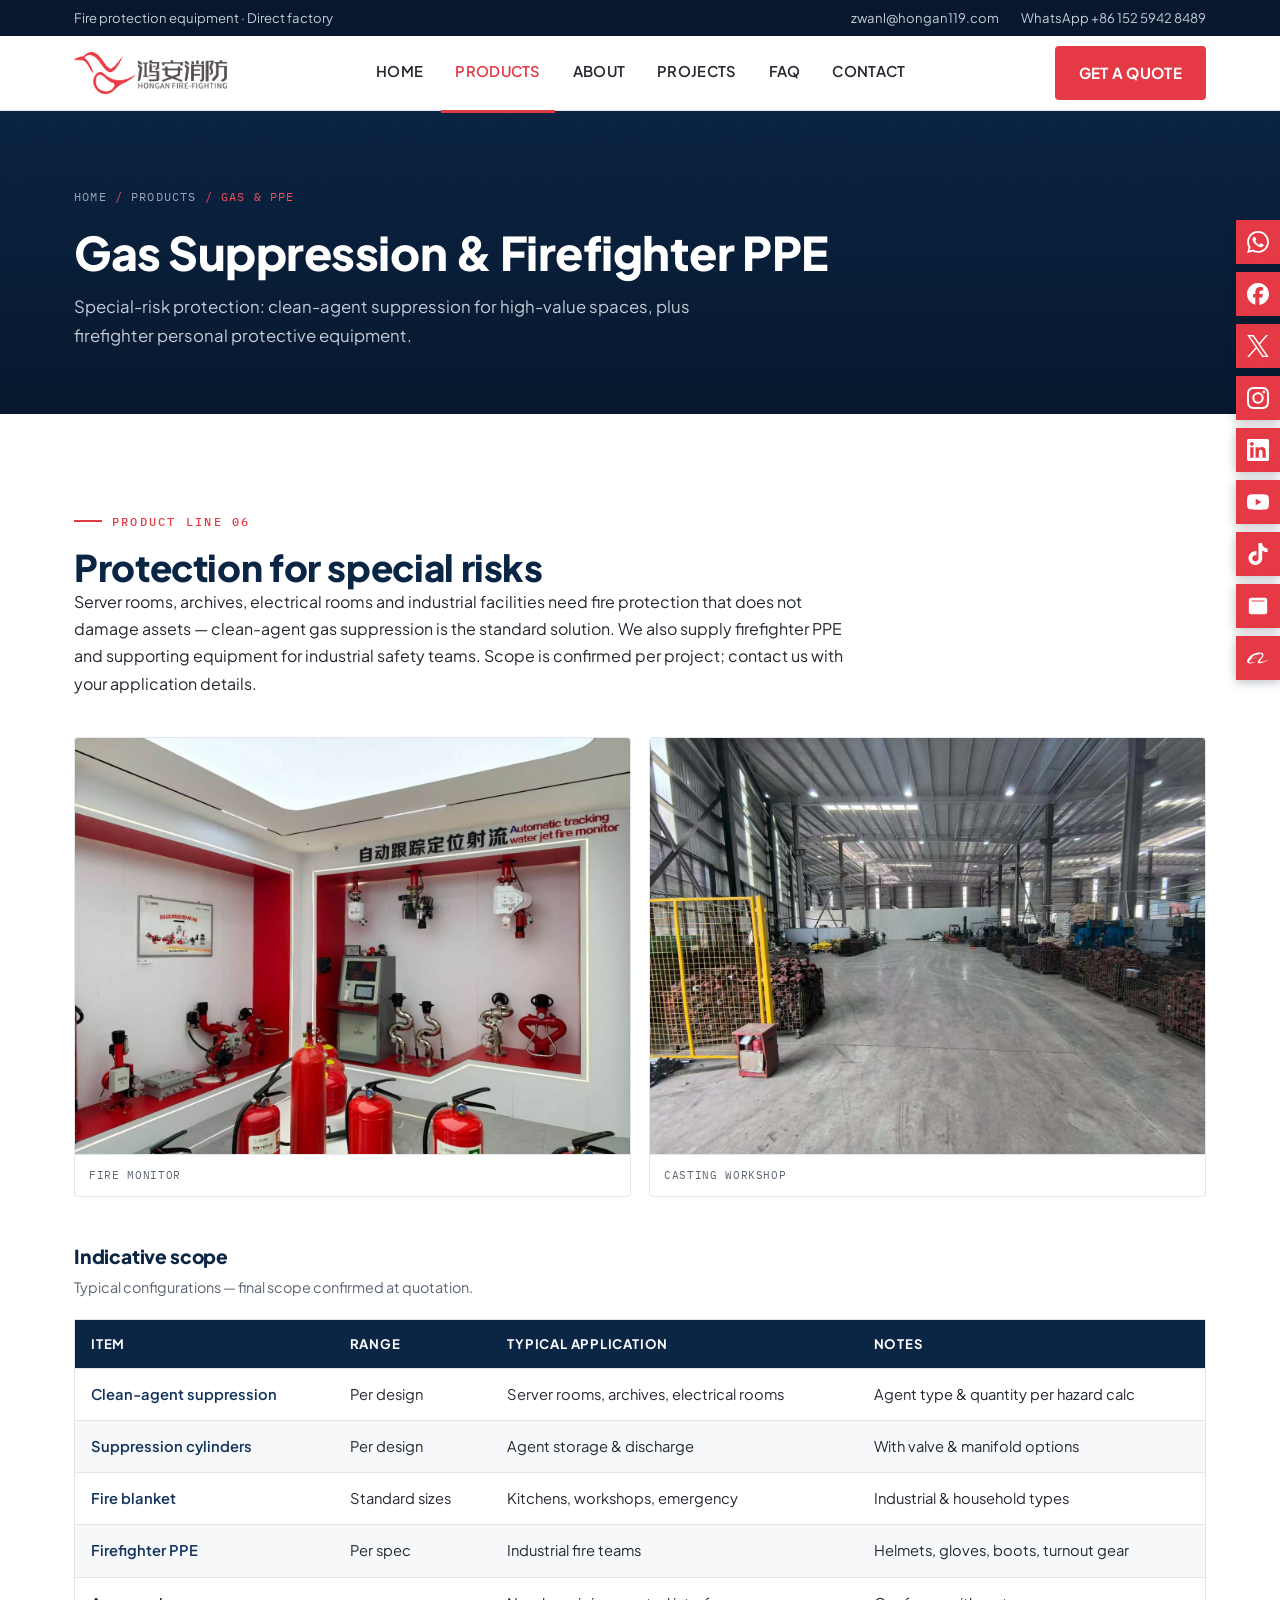
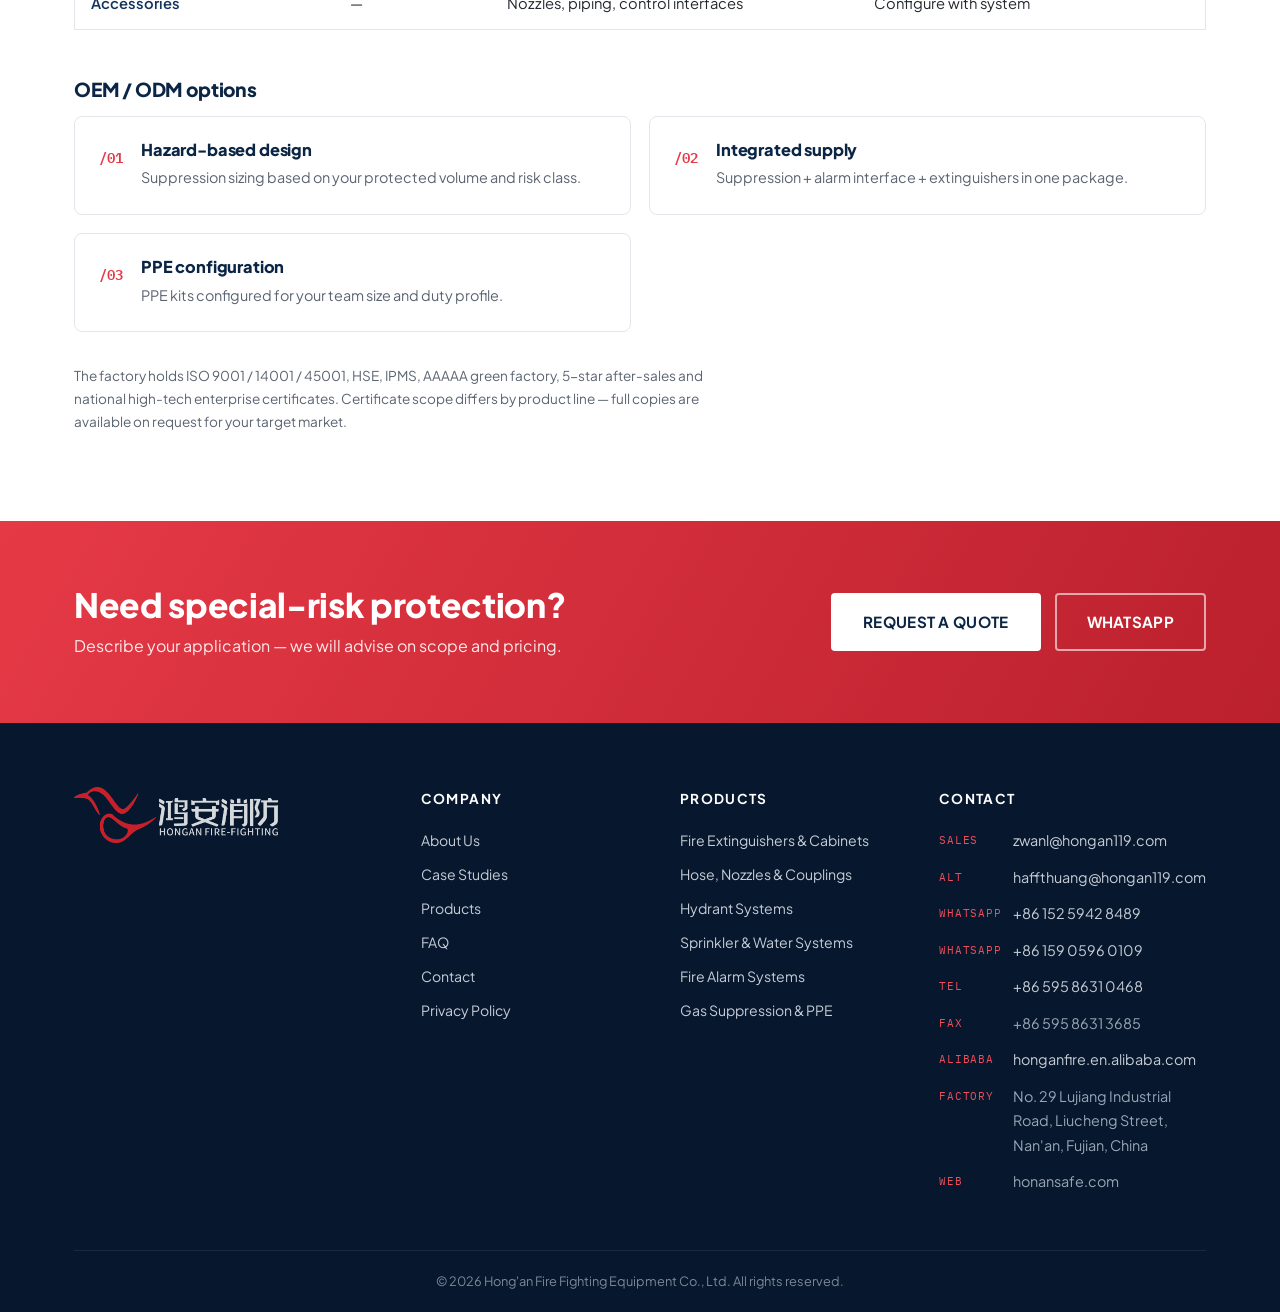
<file: products/other.html>
<!DOCTYPE html>
<html lang="en">
<head>
  <meta charset="UTF-8">
  <meta name="viewport" content="width=device-width, initial-scale=1.0">
  <title>Gas Suppression & PPE — Hong'an Fire Fighting Equipment | Clean Agent Systems, Firefighter Equipment</title>
  <meta name="description" content="Special-risk fire protection: clean-agent gas suppression systems, firefighter PPE and supporting accessories for industrial and high-value applications.">
  <link rel="canonical" href="https://honansafe.com/products/other.html">
  <link rel="preload" href="../assets/fonts/pjs-200_800.woff2" as="font" type="font/woff2" crossorigin>
  <link rel="stylesheet" href="../assets/fonts.css?v=8">
  <link rel="stylesheet" href="../assets/styles.css?v=10">
  <script type="application/ld+json">
  {
    "@context": "https://schema.org",
    "@type": "Product",
    "name": "Gas Suppression Systems & Firefighter PPE",
    "description": "Clean-agent gas suppression systems, firefighter personal protective equipment and special-risk fire protection accessories.",
    "brand": { "@type": "Brand", "name": "Hong'an Fire Fighting Equipment" },
    "offers": { "@type": "Offer", "availability": "https://schema.org/InStock", "priceCurrency": "USD", "price": "0", "description": "Price on request — contact sales for quotation." }
  }
  </script>
</head>
<body>

  <div class="topbar">
    <div class="container">
      <div>Fire protection equipment · Direct factory</div>
      <div class="tb-right">
        <a href="mailto:zwanl@hongan119.com">zwanl@hongan119.com</a>
        <a href="https://wa.me/8615259428489" target="_blank" rel="noopener">WhatsApp +86 152 5942 8489</a>
      </div>
    </div>
  </div>

  <header class="site-header">
    <div class="container nav-wrap">
      <a href="../index.html" class="brand" aria-label="HonanSafe home">
        <img src="../assets/logo-horizontal.png" alt="Hong'an Fire Fighting Equipment - HonanSafe" class="brand-logo">
      </a>
      <button class="nav-toggle" aria-label="Open menu" aria-expanded="false">
        <span></span><span></span><span></span>
      </button>
      <nav aria-label="Main navigation">
        <ul class="nav-menu">
          <li><a href="../index.html">Home</a></li>
          <li>
            <a href="../products.html" class="active">Products</a>
            <ul class="dropdown">
              <li><a href="fire-extinguishers.html">Fire Extinguishers & Cabinets <span>01</span></a></li>
              <li><a href="hose-nozzles.html">Hose, Nozzles & Couplings <span>02</span></a></li>
              <li><a href="hydrant-systems.html">Hydrant Systems <span>03</span></a></li>
              <li><a href="sprinkler-systems.html">Sprinkler & Water Systems <span>04</span></a></li>
              <li><a href="fire-alarm.html">Fire Alarm Systems <span>05</span></a></li>
              <li><a href="other.html" class="active">Gas Suppression & PPE <span>06</span></a></li>
            </ul>
          </li>
          <li><a href="../about.html">About</a></li>
          <li><a href="../projects.html">Projects</a></li>
          <li><a href="../faq.html">FAQ</a></li>
          <li><a href="../contact.html">Contact</a></li>
        </ul>
      </nav>
      <div class="nav-cta">
        <a href="../contact.html" class="btn btn-primary" style="padding:12px 22px;">Get a Quote</a>
      </div>
    </div>
  </header>

  <!-- Page hero -->
  <section class="page-hero">
    <div class="container">
      <div class="breadcrumb"><a href="../index.html">Home</a><span class="sep">/</span><a href="../products.html">Products</a><span class="sep">/</span><span class="current">Gas & PPE</span></div>
      <h1>Gas Suppression & Firefighter PPE</h1>
      <p>Special-risk protection: clean-agent suppression for high-value spaces, plus firefighter personal protective equipment.</p>
    </div>
  </section>

  <!-- Intro -->
  <section class="section">
    <div class="container">
      <div class="prose reveal">
        <span class="kicker">Product line 06</span>
        <h2>Protection for special risks</h2>
        <p>
          Server rooms, archives, electrical rooms and industrial facilities need fire protection that does not
          damage assets — clean-agent gas suppression is the standard solution. We also supply firefighter PPE and
          supporting equipment for industrial safety teams. Scope is confirmed per project; contact us with your
          application details.
        </p>
      </div>

      <div class="scene-grid scene-grid-2 reveal" style="margin-top:40px;">
        <figure class="scene-figure">
          <img src="../assets/images/showroom-monitor.jpg" alt="Remote-controlled fire monitor on display" loading="lazy">
          <figcaption>Fire monitor</figcaption>
        </figure>
        <figure class="scene-figure">
          <img src="../assets/images/workshop-casting.jpg" alt="Casting workshop for suppression system components" loading="lazy">
          <figcaption>Casting workshop</figcaption>
        </figure>
      </div>

      <h3 class="mt-48 reveal">Indicative scope</h3>
      <p class="reveal" style="color:var(--text-muted);font-size:.9rem;margin:8px 0 20px;">
        Typical configurations — final scope confirmed at quotation.
      </p>
      <div class="reveal" style="overflow-x:auto;">
        <table class="spec-table">
          <thead>
            <tr><th>Item</th><th>Range</th><th>Typical application</th><th>Notes</th></tr>
          </thead>
          <tbody>
            <tr><td>Clean-agent suppression</td><td>Per design</td><td>Server rooms, archives, electrical rooms</td><td>Agent type & quantity per hazard calc</td></tr>
            <tr><td>Suppression cylinders</td><td>Per design</td><td>Agent storage & discharge</td><td>With valve & manifold options</td></tr>
            <tr><td>Fire blanket</td><td>Standard sizes</td><td>Kitchens, workshops, emergency</td><td>Industrial & household types</td></tr>
            <tr><td>Firefighter PPE</td><td>Per spec</td><td>Industrial fire teams</td><td>Helmets, gloves, boots, turnout gear</td></tr>
            <tr><td>Accessories</td><td>—</td><td>Nozzles, piping, control interfaces</td><td>Configure with system</td></tr>
          </tbody>
        </table>
      </div>

      <h3 class="mt-48 reveal">OEM / ODM options</h3>
      <div class="why-grid mt-16">
        <div class="why-item reveal">
          <span class="w-num">/01</span>
          <div><h4>Hazard-based design</h4><p>Suppression sizing based on your protected volume and risk class.</p></div>
        </div>
        <div class="why-item reveal reveal-delay-1">
          <span class="w-num">/02</span>
          <div><h4>Integrated supply</h4><p>Suppression + alarm interface + extinguishers in one package.</p></div>
        </div>
        <div class="why-item reveal reveal-delay-2">
          <span class="w-num">/03</span>
          <div><h4>PPE configuration</h4><p>PPE kits configured for your team size and duty profile.</p></div>
        </div>
      </div>

      <div class="cert-note reveal" style="margin-top:32px;">
        The factory holds ISO 9001 / 14001 / 45001, HSE, IPMS, AAAAA green factory, 5-star after-sales
        and national high-tech enterprise certificates. Certificate scope differs by product line —
        full copies are available on request for your target market.
      </div>
    </div>
  </section>

  <!-- CTA -->
  <section class="cta-band">
    <div class="container">
      <div>
        <h2>Need special-risk protection?</h2>
        <p>Describe your application — we will advise on scope and pricing.</p>
      </div>
      <div class="cta-actions">
        <a href="../contact.html" class="btn btn-light">Request a Quote</a>
        <a href="https://wa.me/8615259428489" target="_blank" rel="noopener" class="btn btn-outline-light">WhatsApp</a>
      </div>
    </div>
  </section>

  <footer class="site-footer">
    <div class="container">
      <div class="footer-grid">
        <div>
          <a href="../index.html" class="brand" style="margin-bottom:16px;">
          <img src="../assets/logo-white.png" alt="Hong'an Fire Fighting Equipment - HonanSafe" class="brand-logo brand-logo-footer">
        </a>
        </div>
        <div>
          <h5>Company</h5>
          <ul class="footer-links">
            <li><a href="../about.html">About Us</a></li>
            <li><a href="../projects.html">Case Studies</a></li>
            <li><a href="../products.html">Products</a></li>
            <li><a href="../faq.html">FAQ</a></li>
            <li><a href="../contact.html">Contact</a></li>
            <li><a href="../privacy.html">Privacy Policy</a></li>
          </ul>
        </div>
        <div>
          <h5>Products</h5>
          <ul class="footer-links">
            <li><a href="fire-extinguishers.html">Fire Extinguishers & Cabinets</a></li>
            <li><a href="hose-nozzles.html">Hose, Nozzles & Couplings</a></li>
            <li><a href="hydrant-systems.html">Hydrant Systems</a></li>
            <li><a href="sprinkler-systems.html">Sprinkler & Water Systems</a></li>
            <li><a href="fire-alarm.html">Fire Alarm Systems</a></li>
            <li><a href="other.html">Gas Suppression & PPE</a></li>
          </ul>
        </div>
        <div>
          <h5>Contact</h5>
          <ul class="footer-contact">
            <li><span class="fc-label">Sales</span><a href="mailto:zwanl@hongan119.com">zwanl@hongan119.com</a></li>
            <li><span class="fc-label">Alt</span><a href="mailto:haffthuang@hongan119.com">haffthuang@hongan119.com</a></li>
            <li><span class="fc-label">WhatsApp</span><a href="https://wa.me/8615259428489" target="_blank" rel="noopener">+86 152 5942 8489</a></li>
            <li><span class="fc-label">WhatsApp</span><a href="https://wa.me/8615905960109" target="_blank" rel="noopener">+86 159 0596 0109</a></li>
            <li><span class="fc-label">Tel</span><a href="tel:+8659586310468">+86 595 8631 0468</a></li>
            <li><span class="fc-label">Fax</span><span>+86 595 8631 3685</span></li>
            <li><span class="fc-label">Alibaba</span><a href="https://honganfire.en.alibaba.com" target="_blank" rel="noopener">honganfire.en.alibaba.com</a></li>
            <li><span class="fc-label">Factory</span><span>No. 29 Lujiang Industrial Road, Liucheng Street, Nan'an, Fujian, China</span></li>
            <li><span class="fc-label">Web</span><span>honansafe.com</span></li>
          </ul>
        </div>
      </div>
      <div class="footer-bottom">
        <div>© <span id="year">2026</span> Hong'an Fire Fighting Equipment Co., Ltd. All rights reserved.</div>
      </div>
    </div>
  </footer>

  <script src="../assets/script.js"></script>
  <!-- Contact rail -->
  <nav class="contact-rail" aria-label="Contact channels">
    <a class="rail-item" href="https://wa.me/8615259428489" target="_blank" rel="noopener" aria-label="Chat on WhatsApp">
      <span class="rail-label">Chat on WhatsApp</span>
      <span class="rail-icon"><img src="../assets/icons/whatsapp.svg" alt="" width="22" height="22"></span>
    </a>
    <a class="rail-item" href="https://www.facebook.com/people/Honganfirefactory/61596855004283/" target="_blank" rel="noopener" aria-label="Hong'an Fire Fighting on Facebook">
      <span class="rail-label">Follow us on Facebook</span>
      <span class="rail-icon"><img src="../assets/icons/facebook.svg" alt="" width="22" height="22"></span>
    </a>
    <a class="rail-item" href="https://x.com/honganfire2003" target="_blank" rel="noopener" aria-label="Hong'an Fire Fighting on X">
      <span class="rail-label">Follow us on X</span>
      <span class="rail-icon"><img src="../assets/icons/x.svg" alt="" width="22" height="22"></span>
    </a>
    <a class="rail-item" href="https://www.instagram.com/honganfirefactory/" target="_blank" rel="noopener" aria-label="Hong'an Fire Fighting on Instagram">
      <span class="rail-label">Follow us on Instagram</span>
      <span class="rail-icon"><img src="../assets/icons/instagram.svg" alt="" width="22" height="22"></span>
    </a>
    <span class="rail-item is-pending" aria-label="LinkedIn — account coming soon">
      <span class="rail-label">LinkedIn · coming soon</span>
      <span class="rail-icon"><img src="../assets/icons/linkedin.svg" alt="" width="22" height="22"></span>
    </span>
    <span class="rail-item is-pending" aria-label="YouTube — account coming soon">
      <span class="rail-label">YouTube · coming soon</span>
      <span class="rail-icon"><img src="../assets/icons/youtube.svg" alt="" width="22" height="22"></span>
    </span>
    <span class="rail-item is-pending" aria-label="TikTok — account coming soon">
      <span class="rail-label">TikTok · coming soon</span>
      <span class="rail-icon"><img src="../assets/icons/tiktok.svg" alt="" width="22" height="22"></span>
    </span>
    <a class="rail-item" href="mailto:zwanl@hongan119.com" aria-label="Email us">
      <span class="rail-label">Email us</span>
      <span class="rail-icon"><img src="../assets/icons/mail.svg" alt="" width="22" height="22"></span>
    </a>
    <a class="rail-item" href="https://honganfire.en.alibaba.com" target="_blank" rel="noopener" aria-label="Alibaba store">
      <span class="rail-label">Alibaba store</span>
      <span class="rail-icon"><img src="../assets/icons/alibabadotcom.svg" alt="" width="22" height="22"></span>
    </a>
  </nav>
</body>
</html>
</file>
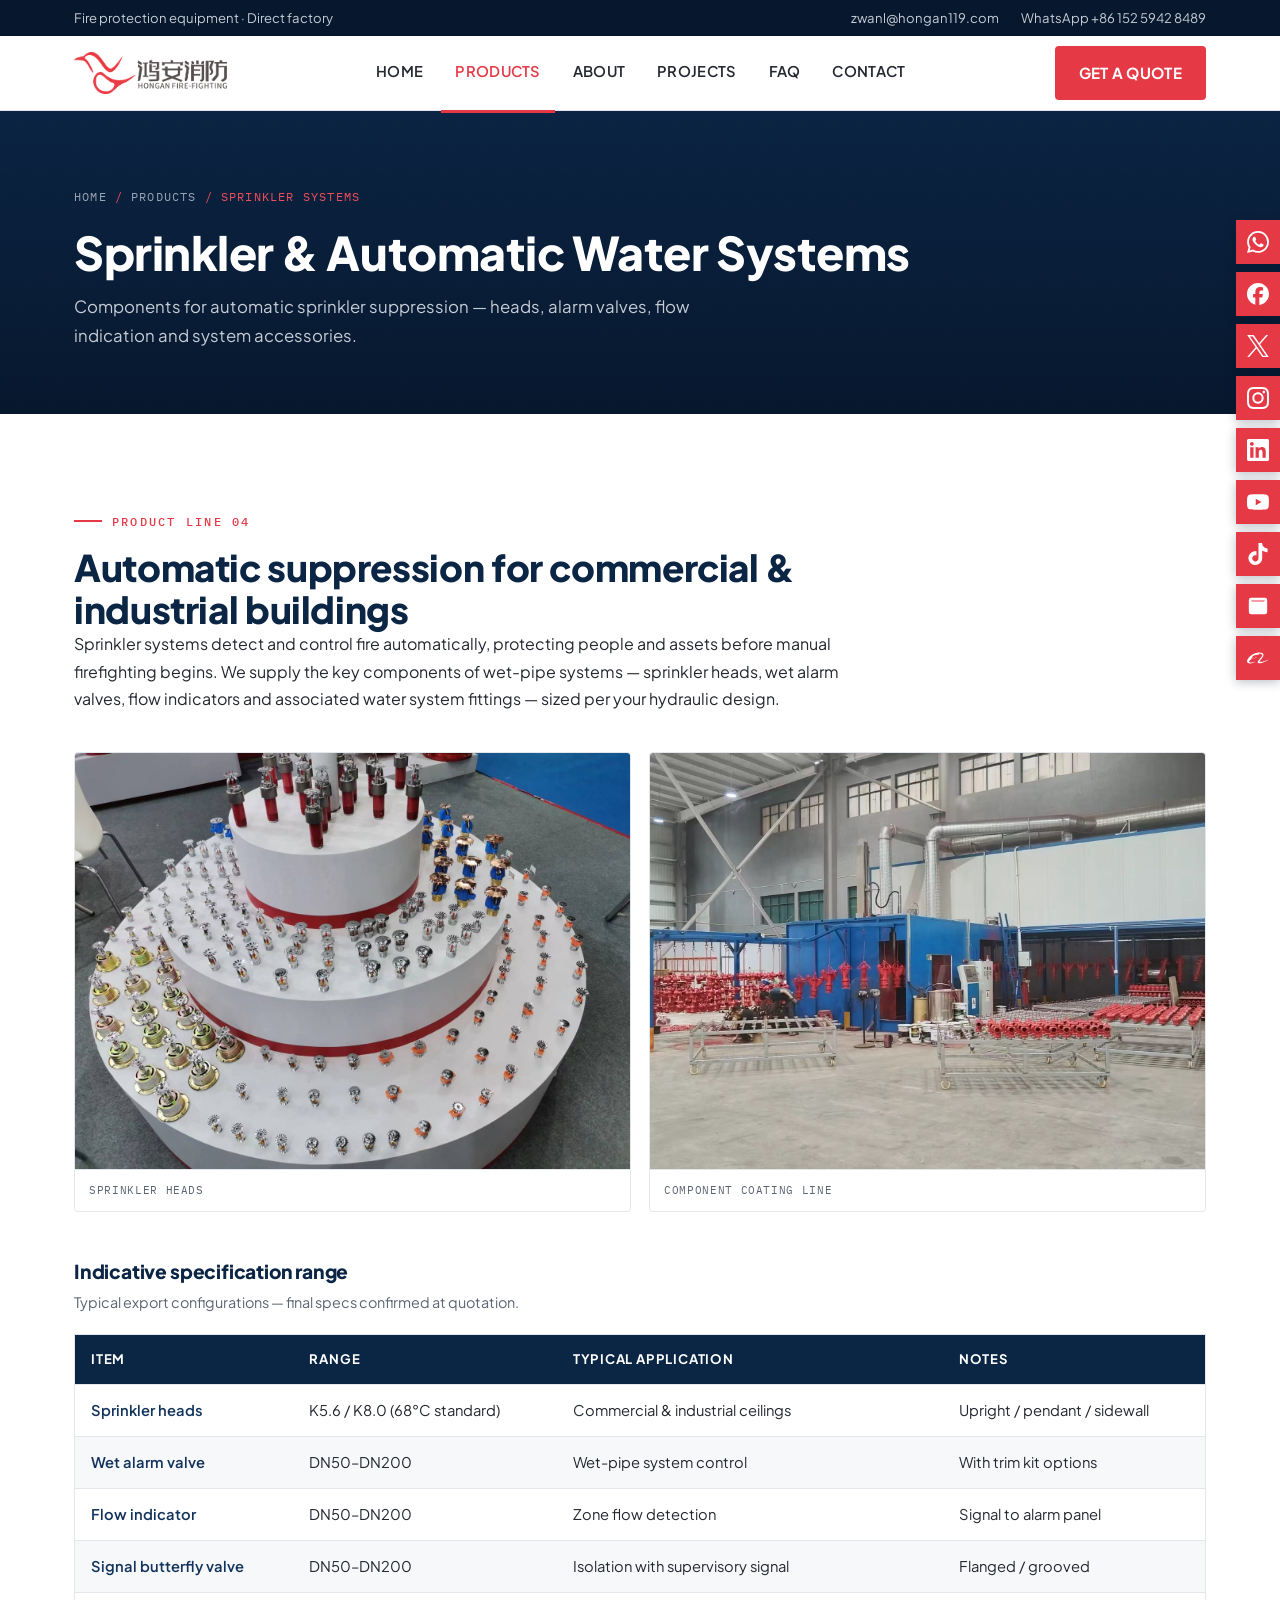
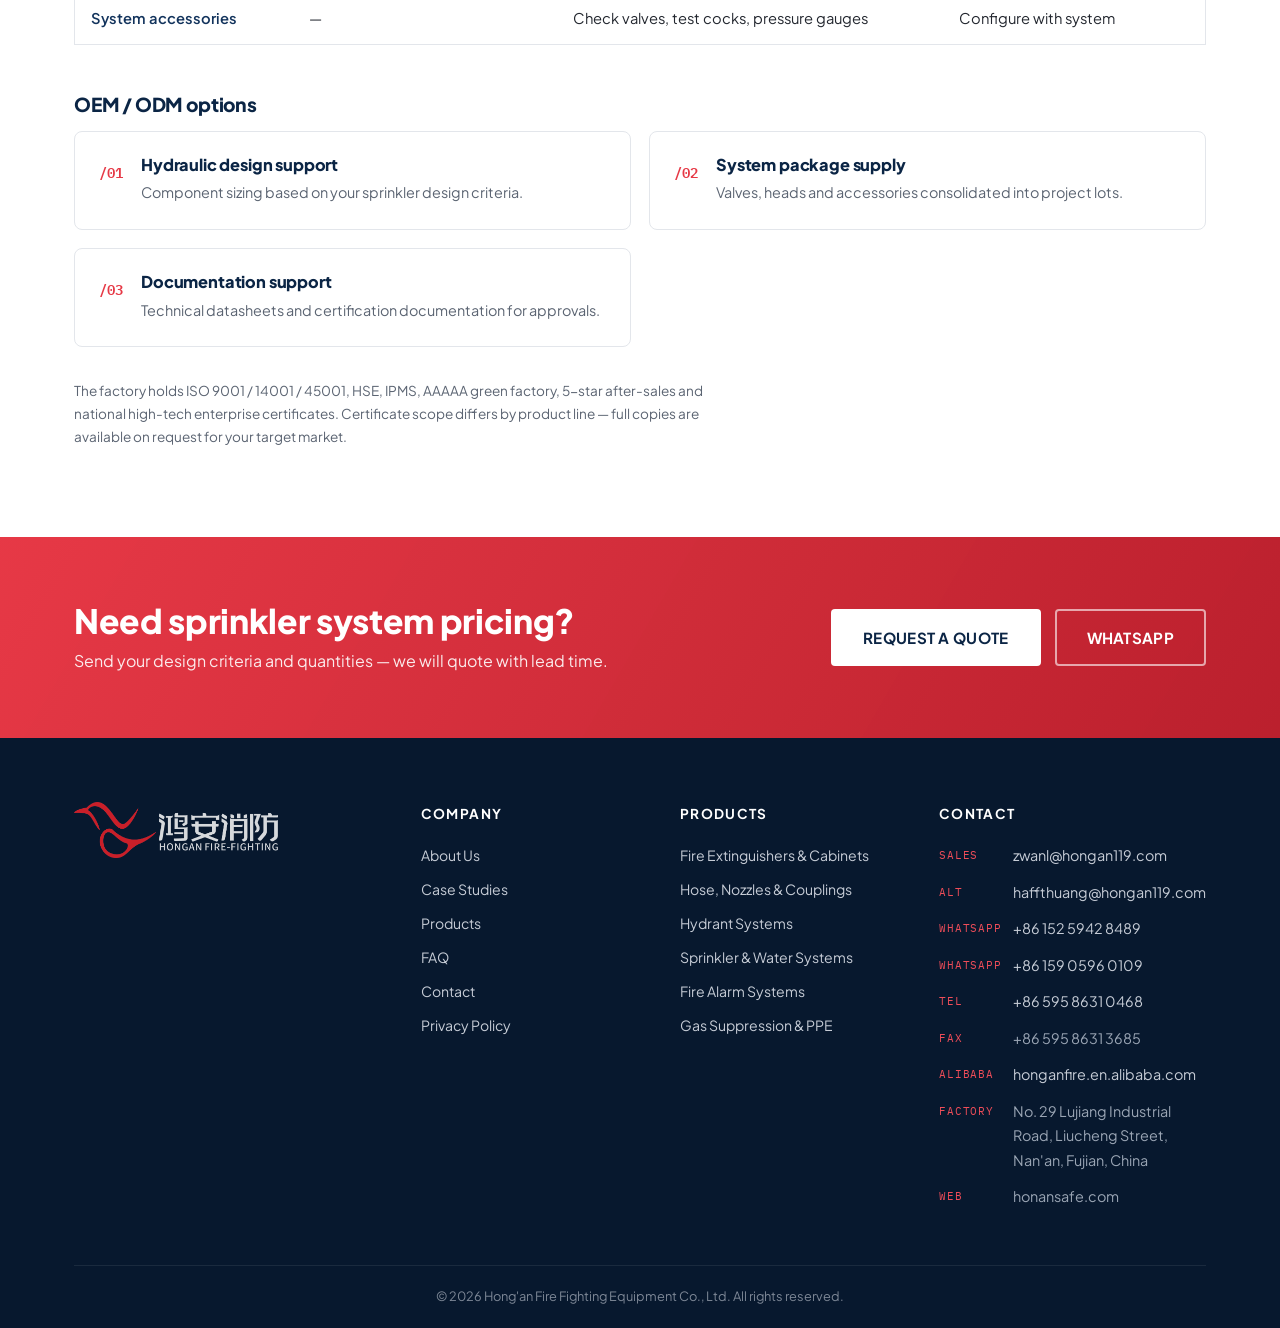
<file: products/sprinkler-systems.html>
<!DOCTYPE html>
<html lang="en">
<head>
  <meta charset="UTF-8">
  <meta name="viewport" content="width=device-width, initial-scale=1.0">
  <title>Sprinkler & Water Systems — Hong'an Fire Fighting Equipment | Sprinkler Heads, Alarm Valves</title>
  <meta name="description" content="Automatic sprinkler system components from factory: sprinkler heads, wet alarm valves, flow indicators and water system accessories for commercial and industrial fire suppression.">
  <link rel="canonical" href="https://honansafe.com/products/sprinkler-systems.html">
  <link rel="preload" href="../assets/fonts/pjs-200_800.woff2" as="font" type="font/woff2" crossorigin>
  <link rel="stylesheet" href="../assets/fonts.css?v=8">
  <link rel="stylesheet" href="../assets/styles.css?v=10">
  <script type="application/ld+json">
  {
    "@context": "https://schema.org",
    "@type": "Product",
    "name": "Sprinkler & Automatic Water Systems",
    "description": "Sprinkler heads, wet alarm valves and water system components for automatic fire suppression.",
    "brand": { "@type": "Brand", "name": "Hong'an Fire Fighting Equipment" },
    "offers": { "@type": "Offer", "availability": "https://schema.org/InStock", "priceCurrency": "USD", "price": "0", "description": "Price on request — contact sales for quotation." }
  }
  </script>
</head>
<body>

  <div class="topbar">
    <div class="container">
      <div>Fire protection equipment · Direct factory</div>
      <div class="tb-right">
        <a href="mailto:zwanl@hongan119.com">zwanl@hongan119.com</a>
        <a href="https://wa.me/8615259428489" target="_blank" rel="noopener">WhatsApp +86 152 5942 8489</a>
      </div>
    </div>
  </div>

  <header class="site-header">
    <div class="container nav-wrap">
      <a href="../index.html" class="brand" aria-label="HonanSafe home">
        <img src="../assets/logo-horizontal.png" alt="Hong'an Fire Fighting Equipment - HonanSafe" class="brand-logo">
      </a>
      <button class="nav-toggle" aria-label="Open menu" aria-expanded="false">
        <span></span><span></span><span></span>
      </button>
      <nav aria-label="Main navigation">
        <ul class="nav-menu">
          <li><a href="../index.html">Home</a></li>
          <li>
            <a href="../products.html" class="active">Products</a>
            <ul class="dropdown">
              <li><a href="fire-extinguishers.html">Fire Extinguishers & Cabinets <span>01</span></a></li>
              <li><a href="hose-nozzles.html">Hose, Nozzles & Couplings <span>02</span></a></li>
              <li><a href="hydrant-systems.html">Hydrant Systems <span>03</span></a></li>
              <li><a href="sprinkler-systems.html" class="active">Sprinkler & Water Systems <span>04</span></a></li>
              <li><a href="fire-alarm.html">Fire Alarm Systems <span>05</span></a></li>
              <li><a href="other.html">Gas Suppression & PPE <span>06</span></a></li>
            </ul>
          </li>
          <li><a href="../about.html">About</a></li>
          <li><a href="../projects.html">Projects</a></li>
          <li><a href="../faq.html">FAQ</a></li>
          <li><a href="../contact.html">Contact</a></li>
        </ul>
      </nav>
      <div class="nav-cta">
        <a href="../contact.html" class="btn btn-primary" style="padding:12px 22px;">Get a Quote</a>
      </div>
    </div>
  </header>

  <!-- Page hero -->
  <section class="page-hero">
    <div class="container">
      <div class="breadcrumb"><a href="../index.html">Home</a><span class="sep">/</span><a href="../products.html">Products</a><span class="sep">/</span><span class="current">Sprinkler Systems</span></div>
      <h1>Sprinkler & Automatic Water Systems</h1>
      <p>Components for automatic sprinkler suppression — heads, alarm valves, flow indication and system accessories.</p>
    </div>
  </section>

  <!-- Intro -->
  <section class="section">
    <div class="container">
      <div class="prose reveal">
        <span class="kicker">Product line 04</span>
        <h2>Automatic suppression for commercial & industrial buildings</h2>
        <p>
          Sprinkler systems detect and control fire automatically, protecting people and assets before manual
          firefighting begins. We supply the key components of wet-pipe systems — sprinkler heads, wet alarm valves,
          flow indicators and associated water system fittings — sized per your hydraulic design.
        </p>
      </div>

      <div class="scene-grid scene-grid-2 reveal" style="margin-top:40px;">
        <figure class="scene-figure">
          <img src="../assets/images/expo-sprinkler.jpg" alt="Sprinkler head display at an industry exhibition" loading="lazy">
          <figcaption>Sprinkler heads</figcaption>
        </figure>
        <figure class="scene-figure">
          <img src="../assets/images/workshop-coating.jpg" alt="Powder coating line for system components" loading="lazy">
          <figcaption>Component coating line</figcaption>
        </figure>
      </div>

      <h3 class="mt-48 reveal">Indicative specification range</h3>
      <p class="reveal" style="color:var(--text-muted);font-size:.9rem;margin:8px 0 20px;">
        Typical export configurations — final specs confirmed at quotation.
      </p>
      <div class="reveal" style="overflow-x:auto;">
        <table class="spec-table">
          <thead>
            <tr><th>Item</th><th>Range</th><th>Typical application</th><th>Notes</th></tr>
          </thead>
          <tbody>
            <tr><td>Sprinkler heads</td><td>K5.6 / K8.0 (68°C standard)</td><td>Commercial & industrial ceilings</td><td>Upright / pendant / sidewall</td></tr>
            <tr><td>Wet alarm valve</td><td>DN50–DN200</td><td>Wet-pipe system control</td><td>With trim kit options</td></tr>
            <tr><td>Flow indicator</td><td>DN50–DN200</td><td>Zone flow detection</td><td>Signal to alarm panel</td></tr>
            <tr><td>Signal butterfly valve</td><td>DN50–DN200</td><td>Isolation with supervisory signal</td><td>Flanged / grooved</td></tr>
            <tr><td>System accessories</td><td>—</td><td>Check valves, test cocks, pressure gauges</td><td>Configure with system</td></tr>
          </tbody>
        </table>
      </div>

      <h3 class="mt-48 reveal">OEM / ODM options</h3>
      <div class="why-grid mt-16">
        <div class="why-item reveal">
          <span class="w-num">/01</span>
          <div><h4>Hydraulic design support</h4><p>Component sizing based on your sprinkler design criteria.</p></div>
        </div>
        <div class="why-item reveal reveal-delay-1">
          <span class="w-num">/02</span>
          <div><h4>System package supply</h4><p>Valves, heads and accessories consolidated into project lots.</p></div>
        </div>
        <div class="why-item reveal reveal-delay-2">
          <span class="w-num">/03</span>
          <div><h4>Documentation support</h4><p>Technical datasheets and certification documentation for approvals.</p></div>
        </div>
      </div>

      <div class="cert-note reveal" style="margin-top:32px;">
        The factory holds ISO 9001 / 14001 / 45001, HSE, IPMS, AAAAA green factory, 5-star after-sales
        and national high-tech enterprise certificates. Certificate scope differs by product line —
        full copies are available on request for your target market.
      </div>
    </div>
  </section>

  <!-- CTA -->
  <section class="cta-band">
    <div class="container">
      <div>
        <h2>Need sprinkler system pricing?</h2>
        <p>Send your design criteria and quantities — we will quote with lead time.</p>
      </div>
      <div class="cta-actions">
        <a href="../contact.html" class="btn btn-light">Request a Quote</a>
        <a href="https://wa.me/8615259428489" target="_blank" rel="noopener" class="btn btn-outline-light">WhatsApp</a>
      </div>
    </div>
  </section>

  <footer class="site-footer">
    <div class="container">
      <div class="footer-grid">
        <div>
          <a href="../index.html" class="brand" style="margin-bottom:16px;">
          <img src="../assets/logo-white.png" alt="Hong'an Fire Fighting Equipment - HonanSafe" class="brand-logo brand-logo-footer">
        </a>
        </div>
        <div>
          <h5>Company</h5>
          <ul class="footer-links">
            <li><a href="../about.html">About Us</a></li>
            <li><a href="../projects.html">Case Studies</a></li>
            <li><a href="../products.html">Products</a></li>
            <li><a href="../faq.html">FAQ</a></li>
            <li><a href="../contact.html">Contact</a></li>
            <li><a href="../privacy.html">Privacy Policy</a></li>
          </ul>
        </div>
        <div>
          <h5>Products</h5>
          <ul class="footer-links">
            <li><a href="fire-extinguishers.html">Fire Extinguishers & Cabinets</a></li>
            <li><a href="hose-nozzles.html">Hose, Nozzles & Couplings</a></li>
            <li><a href="hydrant-systems.html">Hydrant Systems</a></li>
            <li><a href="sprinkler-systems.html">Sprinkler & Water Systems</a></li>
            <li><a href="fire-alarm.html">Fire Alarm Systems</a></li>
            <li><a href="other.html">Gas Suppression & PPE</a></li>
          </ul>
        </div>
        <div>
          <h5>Contact</h5>
          <ul class="footer-contact">
            <li><span class="fc-label">Sales</span><a href="mailto:zwanl@hongan119.com">zwanl@hongan119.com</a></li>
            <li><span class="fc-label">Alt</span><a href="mailto:haffthuang@hongan119.com">haffthuang@hongan119.com</a></li>
            <li><span class="fc-label">WhatsApp</span><a href="https://wa.me/8615259428489" target="_blank" rel="noopener">+86 152 5942 8489</a></li>
            <li><span class="fc-label">WhatsApp</span><a href="https://wa.me/8615905960109" target="_blank" rel="noopener">+86 159 0596 0109</a></li>
            <li><span class="fc-label">Tel</span><a href="tel:+8659586310468">+86 595 8631 0468</a></li>
            <li><span class="fc-label">Fax</span><span>+86 595 8631 3685</span></li>
            <li><span class="fc-label">Alibaba</span><a href="https://honganfire.en.alibaba.com" target="_blank" rel="noopener">honganfire.en.alibaba.com</a></li>
            <li><span class="fc-label">Factory</span><span>No. 29 Lujiang Industrial Road, Liucheng Street, Nan'an, Fujian, China</span></li>
            <li><span class="fc-label">Web</span><span>honansafe.com</span></li>
          </ul>
        </div>
      </div>
      <div class="footer-bottom">
        <div>© <span id="year">2026</span> Hong'an Fire Fighting Equipment Co., Ltd. All rights reserved.</div>
      </div>
    </div>
  </footer>

  <script src="../assets/script.js"></script>
  <!-- Contact rail -->
  <nav class="contact-rail" aria-label="Contact channels">
    <a class="rail-item" href="https://wa.me/8615259428489" target="_blank" rel="noopener" aria-label="Chat on WhatsApp">
      <span class="rail-label">Chat on WhatsApp</span>
      <span class="rail-icon"><img src="../assets/icons/whatsapp.svg" alt="" width="22" height="22"></span>
    </a>
    <a class="rail-item" href="https://www.facebook.com/people/Honganfirefactory/61596855004283/" target="_blank" rel="noopener" aria-label="Hong'an Fire Fighting on Facebook">
      <span class="rail-label">Follow us on Facebook</span>
      <span class="rail-icon"><img src="../assets/icons/facebook.svg" alt="" width="22" height="22"></span>
    </a>
    <a class="rail-item" href="https://x.com/honganfire2003" target="_blank" rel="noopener" aria-label="Hong'an Fire Fighting on X">
      <span class="rail-label">Follow us on X</span>
      <span class="rail-icon"><img src="../assets/icons/x.svg" alt="" width="22" height="22"></span>
    </a>
    <a class="rail-item" href="https://www.instagram.com/honganfirefactory/" target="_blank" rel="noopener" aria-label="Hong'an Fire Fighting on Instagram">
      <span class="rail-label">Follow us on Instagram</span>
      <span class="rail-icon"><img src="../assets/icons/instagram.svg" alt="" width="22" height="22"></span>
    </a>
    <span class="rail-item is-pending" aria-label="LinkedIn — account coming soon">
      <span class="rail-label">LinkedIn · coming soon</span>
      <span class="rail-icon"><img src="../assets/icons/linkedin.svg" alt="" width="22" height="22"></span>
    </span>
    <span class="rail-item is-pending" aria-label="YouTube — account coming soon">
      <span class="rail-label">YouTube · coming soon</span>
      <span class="rail-icon"><img src="../assets/icons/youtube.svg" alt="" width="22" height="22"></span>
    </span>
    <span class="rail-item is-pending" aria-label="TikTok — account coming soon">
      <span class="rail-label">TikTok · coming soon</span>
      <span class="rail-icon"><img src="../assets/icons/tiktok.svg" alt="" width="22" height="22"></span>
    </span>
    <a class="rail-item" href="mailto:zwanl@hongan119.com" aria-label="Email us">
      <span class="rail-label">Email us</span>
      <span class="rail-icon"><img src="../assets/icons/mail.svg" alt="" width="22" height="22"></span>
    </a>
    <a class="rail-item" href="https://honganfire.en.alibaba.com" target="_blank" rel="noopener" aria-label="Alibaba store">
      <span class="rail-label">Alibaba store</span>
      <span class="rail-icon"><img src="../assets/icons/alibabadotcom.svg" alt="" width="22" height="22"></span>
    </a>
  </nav>
</body>
</html>
</file>
<file: assets/fonts.css>
/* Self-hosted web fonts (no third-party requests, works on restricted networks) */

@font-face {
  font-family: "Plus Jakarta Sans";
  font-style: normal;
  font-weight: 200 800;
  font-display: swap;
  src: url("fonts/pjs-200_800.woff2") format("woff2");
}

@font-face {
  font-family: "IBM Plex Mono";
  font-style: normal;
  font-weight: 400;
  font-display: swap;
  src: url("fonts/plex400-400.woff2") format("woff2");
}

@font-face {
  font-family: "IBM Plex Mono";
  font-style: normal;
  font-weight: 500;
  font-display: swap;
  src: url("fonts/plex500-500.woff2") format("woff2");
}

@font-face {
  font-family: "IBM Plex Mono";
  font-style: normal;
  font-weight: 600;
  font-display: swap;
  src: url("fonts/plex600-600.woff2") format("woff2");
}
</file>
<file: assets/styles.css>
/* ============================================================
   HonanSafe — HongAn Fire Equipment Co., Ltd.
   B2B Industrial Design System
   Palette: deep navy + industrial gray + signal red
   ============================================================ */

:root {
  /* Brand colors */
  --navy-950: #07182e;
  --navy-900: #0b2545;
  --navy-800: #12335c;
  --navy-700: #1b4d89;
  --navy-600: #2a6cb8;
  --navy-100: #dbe7f5;

  --gray-900: #171a1f;
  --gray-800: #23272f;
  --gray-700: #3a4150;
  --gray-600: #5b6472;
  --gray-400: #9aa5b4;
  --gray-500: #7d8796;
  --gray-300: #c6ccd6;
  --gray-200: #e3e6eb;
  --gray-100: #eef0f3;
  --gray-50: #f7f8fa;

  --red-700: #b91f2c;
  --red-600: #e63946;
  --red-500: #ef4d59;
  --red-100: #fdecec;

  --white: #ffffff;
  --text: #23272f;
  --text-muted: #5b6472;

  /* Typography */
  --font-head: "Plus Jakarta Sans", "Segoe UI", sans-serif;
  --font-body: "Plus Jakarta Sans", "Segoe UI", sans-serif;
  --font-mono: "IBM Plex Mono", "Consolas", monospace;

  /* Layout */
  --container: 1180px;
  --radius: 4px;
  --radius-lg: 8px;
  --shadow-sm: 0 1px 3px rgba(11, 37, 69, 0.08);
  --shadow-md: 0 6px 18px rgba(11, 37, 69, 0.12);
  --shadow-lg: 0 14px 40px rgba(11, 37, 69, 0.18);
  --transition: 0.25s cubic-bezier(0.4, 0, 0.2, 1);
}

/* ---------- Reset / Base ---------- */
*,
*::before,
*::after {
  box-sizing: border-box;
  margin: 0;
  padding: 0;
}

html {
  scroll-behavior: smooth;
  overflow-x: clip;
}

@supports not (overflow-x: clip) {
  html, body { overflow-x: hidden; }
}

body {
  font-family: var(--font-body);
  font-size: 16px;
  line-height: 1.7;
  color: var(--text);
  background: var(--white);
  -webkit-font-smoothing: antialiased;
}

img {
  max-width: 100%;
  display: block;
}

a {
  color: var(--navy-700);
  text-decoration: none;
  transition: color var(--transition);
}

a:hover {
  color: var(--red-600);
}

ul {
  list-style: none;
}

h1, h2, h3, h4 {
  font-family: var(--font-head);
  font-weight: 800;
  line-height: 1.15;
  letter-spacing: -0.01em;
  color: var(--navy-900);
}

h1 { font-size: clamp(2.1rem, 4.4vw, 3.4rem); }
h2 { font-size: clamp(1.6rem, 3vw, 2.3rem); }
h3 { font-size: 1.2rem; }

.container {
  width: 100%;
  max-width: var(--container);
  margin: 0 auto;
  padding: 0 24px;
}

.section {
  padding: 88px 0;
}

.section-alt {
  background: var(--gray-50);
}

.section-dark {
  background: var(--navy-900);
  color: var(--gray-300);
}

.section-dark h2,
.section-dark h3 {
  color: var(--white);
}

/* ---------- Section headers ---------- */
.kicker {
  font-family: var(--font-mono);
  font-size: 0.78rem;
  font-weight: 500;
  letter-spacing: 0.18em;
  text-transform: uppercase;
  color: var(--red-600);
  display: inline-flex;
  align-items: center;
  gap: 10px;
  margin-bottom: 14px;
}

.kicker::before {
  content: "";
  width: 28px;
  height: 2px;
  background: var(--red-600);
  display: inline-block;
}

.section-dark .kicker { color: var(--red-500); }
.section-dark .kicker::before { background: var(--red-500); }

.section-head {
  max-width: 720px;
  margin-bottom: 48px;
}

.section-head p {
  margin-top: 14px;
  color: var(--text-muted);
  font-size: 1.05rem;
}

.section-dark .section-head p { color: var(--gray-300); }

/* ---------- Buttons ---------- */
.btn {
  display: inline-flex;
  align-items: center;
  justify-content: center;
  gap: 8px;
  padding: 14px 30px;
  font-family: var(--font-head);
  font-size: 0.95rem;
  font-weight: 700;
  letter-spacing: 0.02em;
  border-radius: var(--radius);
  cursor: pointer;
  border: 2px solid transparent;
  transition: all var(--transition);
  text-transform: uppercase;
}

.btn-primary {
  background: var(--red-600);
  color: var(--white);
}

.btn-primary:hover {
  background: var(--red-700);
  color: var(--white);
  transform: translateY(-2px);
  box-shadow: 0 10px 24px rgba(230, 57, 70, 0.35);
}

.btn-outline {
  border-color: var(--navy-700);
  color: var(--navy-800);
  background: transparent;
}

.btn-outline:hover {
  background: var(--navy-800);
  color: var(--white);
  transform: translateY(-2px);
}

.btn-outline-light {
  border-color: rgba(255, 255, 255, 0.6);
  color: var(--white);
  background: transparent;
}

.btn-outline-light:hover {
  background: var(--white);
  color: var(--navy-900);
}

.btn-light {
  background: var(--white);
  color: var(--navy-900);
}

.btn-light:hover {
  background: var(--gray-100);
  color: var(--navy-900);
  transform: translateY(-2px);
}

/* ---------- Top utility bar ---------- */
.topbar {
  background: var(--navy-950);
  color: var(--gray-300);
  font-size: 0.82rem;
  padding: 7px 0;
}

.topbar .container {
  display: flex;
  align-items: center;
  justify-content: space-between;
  gap: 16px;
}

.topbar a {
  color: var(--gray-300);
  display: inline-flex;
  align-items: center;
  gap: 6px;
}

.topbar a:hover { color: var(--white); }
.topbar .tb-right { display: flex; gap: 22px; }

@media (max-width: 640px) {
  .topbar .tb-right { display: none; }
}

/* ---------- Header / Nav ---------- */
.site-header {
  position: sticky;
  top: 0;
  z-index: 100;
  background: rgba(255, 255, 255, 0.96);
  backdrop-filter: blur(10px);
  border-bottom: 1px solid var(--gray-200);
}

.nav-wrap {
  display: flex;
  align-items: center;
  justify-content: space-between;
  height: 74px;
  gap: 24px;
}

.brand {
  display: flex;
  align-items: center;
  gap: 12px;
  flex-shrink: 0;
}

.brand-mark {
  width: 42px;
  height: 42px;
  background: linear-gradient(135deg, var(--navy-900), var(--navy-700));
  border-radius: var(--radius);
  display: grid;
  place-items: center;
  color: var(--white);
  font-weight: 800;
  font-size: 1.05rem;
  border-left: 3px solid var(--red-600);
}

.brand-logo {
  height: 42px;
  width: auto;
  display: block;
}

.brand-logo-footer {
  height: 56px;
}

@media (max-width: 520px) {
  .brand-logo { height: 32px; }
  .brand-logo-footer { height: 44px; }
}

.brand-name {
  font-family: var(--font-head);
  font-weight: 800;
  font-size: 1.15rem;
  color: var(--navy-900);
  line-height: 1.1;
}

.brand-name small {
  display: block;
  font-family: var(--font-mono);
  font-size: 0.62rem;
  font-weight: 500;
  letter-spacing: 0.14em;
  text-transform: uppercase;
  color: var(--gray-500);
  margin-top: 3px;
}

.nav-menu {
  display: flex;
  align-items: center;
  gap: 4px;
}

.nav-menu > li {
  position: relative;
}

.nav-menu > li > a {
  display: block;
  padding: 26px 14px;
  font-family: var(--font-head);
  font-weight: 600;
  font-size: 0.92rem;
  letter-spacing: 0.02em;
  color: var(--gray-800);
  text-transform: uppercase;
  border-bottom: 3px solid transparent;
}

.nav-menu > li > a:hover,
.nav-menu > li > a.active {
  color: var(--red-600);
  border-bottom-color: var(--red-600);
}

/* Dropdown */
.dropdown {
  position: absolute;
  top: 100%;
  left: 0;
  min-width: 260px;
  background: var(--white);
  border: 1px solid var(--gray-200);
  border-top: 3px solid var(--red-600);
  box-shadow: var(--shadow-lg);
  opacity: 0;
  visibility: hidden;
  transform: translateY(8px);
  transition: all var(--transition);
  z-index: 50;
}

.nav-menu > li:hover .dropdown,
.nav-menu > li:focus-within .dropdown {
  opacity: 1;
  visibility: visible;
  transform: translateY(0);
}

.dropdown a {
  display: flex;
  justify-content: space-between;
  align-items: center;
  gap: 12px;
  padding: 12px 18px;
  font-size: 0.9rem;
  font-weight: 600;
  color: var(--gray-800);
  border-left: 3px solid transparent;
}

.dropdown a:hover {
  background: var(--gray-50);
  color: var(--navy-800);
  border-left-color: var(--red-600);
}

.dropdown a span {
  font-family: var(--font-mono);
  font-size: 0.7rem;
  color: var(--gray-500);
}

.nav-cta {
  flex-shrink: 0;
}

.nav-toggle {
  display: none;
  background: none;
  border: none;
  cursor: pointer;
  padding: 8px;
}

.nav-toggle span {
  display: block;
  width: 24px;
  height: 2px;
  background: var(--navy-900);
  margin: 5px 0;
  transition: all var(--transition);
}

@media (max-width: 1024px) {
  .nav-cta { display: none; }
}

@media (max-width: 900px) {
  .nav-toggle {
    display: block;
  }

  .nav-menu {
    position: fixed;
    inset: 0;
    background: var(--navy-950);
    flex-direction: column;
    align-items: flex-start;
    justify-content: flex-start;
    gap: 0;
    padding: 90px 28px 40px;
    transform: translateX(100%);
    visibility: hidden;
    transition: transform 0.35s ease, visibility 0.35s ease;
    overflow-y: auto;
  }

  .nav-menu.open {
    transform: translateX(0);
    visibility: visible;
  }

  .nav-menu > li {
    width: 100%;
    border-bottom: 1px solid rgba(255, 255, 255, 0.08);
  }

  .nav-menu > li > a {
    color: var(--white);
    padding: 16px 0;
    font-size: 1.05rem;
    border-bottom: none;
  }

  .nav-menu > li > a:hover,
  .nav-menu > li > a.active {
    color: var(--red-500);
    border-bottom: none;
  }

  .dropdown {
    position: static;
    opacity: 1;
    visibility: visible;
    transform: none;
    background: transparent;
    border: none;
    box-shadow: none;
    padding: 0 0 12px 0;
    min-width: 0;
  }

  .dropdown a {
    color: var(--gray-300);
    padding: 8px 0;
    font-weight: 400;
  }

  .dropdown a span { display: none; }

  .nav-cta-mobile {
    margin-top: 24px;
    width: 100%;
  }

  body.no-scroll {
    overflow: hidden;
  }
}

/* ---------- Hero ---------- */
.hero {
  position: relative;
  background:
    linear-gradient(rgba(11, 37, 69, 0.86), rgba(7, 24, 46, 0.94)),
    repeating-linear-gradient(45deg, rgba(255, 255, 255, 0.03) 0 2px, transparent 2px 22px),
    var(--navy-950);
  color: var(--gray-100);
  padding: 120px 0 110px;
  overflow: hidden;
}

.hero::after {
  content: "";
  position: absolute;
  right: -120px;
  top: -120px;
  width: 480px;
  height: 480px;
  border: 60px solid rgba(230, 57, 70, 0.12);
  border-radius: 50%;
  pointer-events: none;
}

.hero-grid {
  display: grid;
  grid-template-columns: 1.25fr 0.75fr;
  gap: 48px;
  align-items: center;
  position: relative;
  z-index: 1;
}

.hero h1 {
  color: var(--white);
  font-size: clamp(2.3rem, 5vw, 3.8rem);
  font-weight: 800;
  letter-spacing: -0.02em;
}

.hero h1 .accent {
  color: var(--red-500);
}

.hero-sub {
  margin: 22px 0 32px;
  font-size: 1.12rem;
  color: var(--gray-300);
  max-width: 560px;
}

.hero-ctas {
  display: flex;
  flex-wrap: wrap;
  gap: 14px;
}

.hero-stats {
  display: grid;
  grid-template-columns: repeat(3, 1fr);
  gap: 16px;
  margin-top: 48px;
  max-width: 560px;
}

.stat {
  border-left: 3px solid var(--red-600);
  padding-left: 14px;
}

.stat b {
  display: block;
  font-family: var(--font-head);
  font-size: 1.6rem;
  font-weight: 800;
  color: var(--white);
}

.stat span {
  font-size: 0.8rem;
  color: var(--gray-300);
  letter-spacing: 0.05em;
  text-transform: uppercase;
}

.hero-panel {
  background: rgba(255, 255, 255, 0.05);
  border: 1px solid rgba(255, 255, 255, 0.14);
  border-radius: var(--radius-lg);
  padding: 30px;
  backdrop-filter: blur(6px);
}

.hero-panel h3 {
  color: var(--white);
  font-size: 1rem;
  text-transform: uppercase;
  letter-spacing: 0.08em;
  margin-bottom: 18px;
  display: flex;
  align-items: center;
  gap: 8px;
}

.hero-panel h3::before {
  content: "";
  width: 8px;
  height: 8px;
  background: var(--red-500);
  display: inline-block;
  animation: pulse 1.6s infinite;
}

@keyframes pulse {
  0%, 100% { opacity: 1; }
  50% { opacity: 0.3; }
}

.hero-panel ul li {
  display: flex;
  gap: 10px;
  align-items: baseline;
  padding: 9px 0;
  border-bottom: 1px dashed rgba(255, 255, 255, 0.12);
  font-size: 0.92rem;
  color: var(--gray-200);
}

.hero-panel ul li:last-child { border-bottom: none; }

.hero-panel ul li::before {
  content: "//";
  font-family: var(--font-mono);
  color: var(--red-500);
  font-size: 0.8rem;
}

@media (max-width: 900px) {
  .hero { padding: 80px 0; }
  .hero-grid { grid-template-columns: 1fr; gap: 32px; }
  .hero-stats { grid-template-columns: 1fr; gap: 12px; }
}

/* ---------- Ticker strip ---------- */
.ticker {
  background: var(--red-600);
  color: var(--white);
  overflow: hidden;
  padding: 10px 0;
  white-space: nowrap;
}

.ticker-track {
  display: inline-block;
  animation: ticker 30s linear infinite;
  font-family: var(--font-mono);
  font-size: 0.82rem;
  letter-spacing: 0.12em;
  text-transform: uppercase;
}

@keyframes ticker {
  from { transform: translateX(0); }
  to { transform: translateX(-50%); }
}

/* ---------- Feature / capability strip ---------- */
.cap-strip {
  display: grid;
  grid-template-columns: repeat(4, 1fr);
  gap: 0;
  border: 1px solid var(--gray-200);
  background: var(--white);
  margin-top: -40px;
  position: relative;
  z-index: 5;
  box-shadow: var(--shadow-md);
}

.cap-item {
  padding: 26px 24px;
  border-right: 1px solid var(--gray-200);
  display: flex;
  gap: 14px;
  align-items: flex-start;
}

.cap-item:last-child { border-right: none; }

.cap-icon {
  width: 44px;
  height: 44px;
  flex-shrink: 0;
  background: var(--navy-100);
  color: var(--navy-800);
  border-radius: var(--radius);
  display: grid;
  place-items: center;
  font-family: var(--font-mono);
  font-weight: 700;
  font-size: 0.8rem;
}

.cap-item h4 {
  font-size: 0.95rem;
  margin-bottom: 4px;
}

.cap-item p {
  font-size: 0.82rem;
  color: var(--text-muted);
}

@media (max-width: 900px) {
  .cap-strip { grid-template-columns: repeat(2, 1fr); margin-top: 24px; }
  .cap-item:nth-child(2) { border-right: none; }
  .cap-item:nth-child(-n+2) { border-bottom: 1px solid var(--gray-200); }
}

@media (max-width: 520px) {
  .cap-strip { grid-template-columns: 1fr; }
  .cap-item { border-right: none; border-bottom: 1px solid var(--gray-200); }
  .cap-item:last-child { border-bottom: none; }
}

/* ---------- Product cards ---------- */
.product-grid {
  display: grid;
  grid-template-columns: repeat(3, 1fr);
  gap: 26px;
}

.product-card {
  position: relative;
  background: var(--white);
  border: 1px solid var(--gray-200);
  border-top: 4px solid var(--navy-800);
  border-radius: var(--radius-lg);
  padding: 30px 28px;
  display: flex;
  flex-direction: column;
  transition: all var(--transition);
  overflow: hidden;
}

.product-card::before {
  content: attr(data-index);
  position: absolute;
  right: 16px;
  top: 12px;
  font-family: var(--font-mono);
  font-size: 2.4rem;
  font-weight: 700;
  color: var(--gray-100);
  line-height: 1;
}

.product-card:hover {
  transform: translateY(-6px);
  box-shadow: var(--shadow-lg);
  border-top-color: var(--red-600);
}

.product-card .pc-icon {
  width: 52px;
  height: 52px;
  background: var(--navy-900);
  color: var(--white);
  display: grid;
  place-items: center;
  border-radius: var(--radius);
  font-family: var(--font-mono);
  font-size: 1.1rem;
  font-weight: 700;
  margin-bottom: 18px;
}

.product-card h3 { margin-bottom: 8px; }

.product-card h3 a { color: inherit; }
.product-card h3 a:hover { color: var(--red-600); }

.product-card p {
  font-size: 0.92rem;
  color: var(--text-muted);
  margin-bottom: 18px;
  flex-grow: 1;
}

.product-card .pc-meta {
  font-family: var(--font-mono);
  font-size: 0.72rem;
  letter-spacing: 0.08em;
  text-transform: uppercase;
  color: var(--gray-500);
  display: flex;
  justify-content: space-between;
  border-top: 1px solid var(--gray-200);
  padding-top: 14px;
}

.product-card .pc-meta .tag {
  color: var(--red-600);
}

@media (max-width: 900px) {
  .product-grid { grid-template-columns: repeat(2, 1fr); }
}

@media (max-width: 600px) {
  .product-grid { grid-template-columns: 1fr; }
}

/* ---------- Why us / feature list ---------- */
.why-grid {
  display: grid;
  grid-template-columns: repeat(2, 1fr);
  gap: 18px;
}

.why-item {
  display: flex;
  gap: 18px;
  background: var(--white);
  border: 1px solid var(--gray-200);
  border-radius: var(--radius-lg);
  padding: 24px;
  transition: all var(--transition);
}

.why-item:hover {
  box-shadow: var(--shadow-md);
  border-color: var(--gray-300);
}

.why-item .w-num {
  font-family: var(--font-mono);
  font-size: 0.85rem;
  font-weight: 700;
  color: var(--red-600);
  flex-shrink: 0;
  padding-top: 4px;
}

.why-item h4 { font-size: 1.02rem; margin-bottom: 6px; }
.why-item p { font-size: 0.9rem; color: var(--text-muted); }

@media (max-width: 760px) {
  .why-grid { grid-template-columns: 1fr; }
}

/* ---------- Case studies ---------- */
.case-grid {
  display: grid;
  grid-template-columns: repeat(3, 1fr);
  gap: 26px;
}

.case-card {
  background: rgba(255, 255, 255, 0.05);
  border: 1px solid rgba(255, 255, 255, 0.14);
  border-radius: var(--radius-lg);
  padding: 26px;
  display: flex;
  flex-direction: column;
  transition: all var(--transition);
  min-height: 240px;
}

.case-card:hover {
  background: rgba(255, 255, 255, 0.08);
  transform: translateY(-4px);
}

.case-card .cc-flag {
  font-family: var(--font-mono);
  font-size: 0.72rem;
  letter-spacing: 0.12em;
  text-transform: uppercase;
  color: var(--red-500);
  margin-bottom: 14px;
}

.case-card h4 {
  color: var(--white);
  font-size: 1.05rem;
  margin-bottom: 10px;
}

.case-card p {
  font-size: 0.88rem;
  color: var(--gray-300);
  flex-grow: 1;
}

.case-card .cc-note {
  margin-top: 16px;
  font-family: var(--font-mono);
  font-size: 0.72rem;
  color: var(--gray-500);
  border-top: 1px dashed rgba(255, 255, 255, 0.14);
  padding-top: 12px;
}

@media (max-width: 900px) {
  .case-grid { grid-template-columns: 1fr; }
}

/* ---------- Certifications ---------- */
.cert-grid {
  display: flex;
  flex-wrap: wrap;
  gap: 16px;
}

.cert-badge {
  background: var(--white);
  border: 1px solid var(--gray-200);
  border-radius: var(--radius);
  padding: 18px 26px;
  display: flex;
  flex-direction: column;
  align-items: center;
  gap: 4px;
  min-width: 130px;
  text-align: center;
  transition: all var(--transition);
}

.cert-badge:hover {
  border-color: var(--red-600);
  box-shadow: var(--shadow-md);
  transform: translateY(-3px);
}

.cert-badge b {
  font-family: var(--font-head);
  font-size: 1.02rem;
  color: var(--navy-900);
  text-transform: uppercase;
}

.cert-badge span {
  font-size: 0.72rem;
  color: var(--gray-500);
  font-family: var(--font-mono);
}

.cert-note {
  margin-top: 18px;
  font-size: 0.85rem;
  color: var(--text-muted);
  max-width: 640px;
}

.cert-note code {
  font-family: var(--font-mono);
  background: var(--gray-100);
  padding: 2px 6px;
  border-radius: 3px;
  font-size: 0.78rem;
}

/* ---------- CTA band ---------- */
.cta-band {
  background:
    linear-gradient(120deg, rgba(230, 57, 70, 0.94), rgba(185, 31, 44, 0.96)),
    var(--red-600);
  color: var(--white);
  padding: 64px 0;
}

.cta-band .container {
  display: flex;
  align-items: center;
  justify-content: space-between;
  gap: 32px;
  flex-wrap: wrap;
}

.cta-band h2 {
  color: var(--white);
  font-size: clamp(1.5rem, 3vw, 2.1rem);
  margin-bottom: 8px;
}

.cta-band p {
  color: rgba(255, 255, 255, 0.9);
}

.cta-actions {
  display: flex;
  gap: 14px;
  flex-wrap: wrap;
}

/* ---------- Tables ---------- */
.spec-table {
  width: 100%;
  border-collapse: collapse;
  background: var(--white);
  border: 1px solid var(--gray-200);
  font-size: 0.92rem;
}

.spec-table th,
.spec-table td {
  padding: 13px 16px;
  text-align: left;
  border-bottom: 1px solid var(--gray-200);
}

.spec-table thead th {
  background: var(--navy-900);
  color: var(--white);
  font-family: var(--font-head);
  font-size: 0.82rem;
  text-transform: uppercase;
  letter-spacing: 0.06em;
}

.spec-table tbody tr:nth-child(even) {
  background: var(--gray-50);
}

.spec-table tbody tr:hover {
  background: var(--navy-100);
}

.spec-table td:first-child {
  font-weight: 600;
  color: var(--navy-800);
}

@media (max-width: 640px) {
  .spec-table {
    display: block;
    overflow-x: auto;
    white-space: nowrap;
  }
}

/* ---------- Page hero (inner pages) ---------- */
.page-hero {
  background:
    linear-gradient(rgba(11, 37, 69, 0.9), rgba(7, 24, 46, 0.96)),
    repeating-linear-gradient(45deg, rgba(255, 255, 255, 0.03) 0 2px, transparent 2px 22px),
    var(--navy-950);
  color: var(--white);
  padding: 76px 0 64px;
}

.page-hero h1 {
  color: var(--white);
  font-size: clamp(2rem, 4vw, 2.9rem);
}

.page-hero p {
  color: var(--gray-300);
  margin-top: 14px;
  max-width: 620px;
  font-size: 1.05rem;
}

.breadcrumb {
  font-family: var(--font-mono);
  font-size: 0.75rem;
  letter-spacing: 0.1em;
  text-transform: uppercase;
  color: var(--gray-500);
  margin-bottom: 18px;
}

.breadcrumb a { color: var(--gray-400); }
.breadcrumb a:hover { color: var(--white); }
.breadcrumb .sep { margin: 0 8px; color: var(--red-500); }
.breadcrumb .current { color: var(--red-500); }

/* ---------- Content typography ---------- */
.prose {
  max-width: 780px;
}

.prose p {
  margin-bottom: 18px;
  color: var(--text);
}

.prose ul {
  margin: 0 0 18px 0;
}

.prose ul li {
  padding-left: 24px;
  position: relative;
  margin-bottom: 8px;
  color: var(--text);
}

.prose ul li::before {
  content: "▸";
  position: absolute;
  left: 4px;
  color: var(--red-600);
  font-weight: 700;
}

/* ---------- FAQ ---------- */
.faq-list {
  max-width: 820px;
}

.faq-item {
  border: 1px solid var(--gray-200);
  border-radius: var(--radius-lg);
  margin-bottom: 14px;
  background: var(--white);
  overflow: hidden;
}

.faq-item summary {
  cursor: pointer;
  padding: 20px 24px;
  font-family: var(--font-head);
  font-weight: 700;
  font-size: 1.02rem;
  color: var(--navy-900);
  display: flex;
  justify-content: space-between;
  align-items: center;
  gap: 16px;
  list-style: none;
}

.faq-item summary::-webkit-details-marker { display: none; }

.faq-item summary::after {
  content: "+";
  font-family: var(--font-mono);
  font-size: 1.3rem;
  color: var(--red-600);
  flex-shrink: 0;
  transition: transform var(--transition);
}

.faq-item[open] summary::after {
  transform: rotate(45deg);
}

.faq-item .faq-body {
  padding: 0 24px 22px;
  color: var(--text-muted);
  font-size: 0.95rem;
}

.faq-item[open] {
  border-color: var(--gray-300);
  box-shadow: var(--shadow-sm);
}

/* ---------- Contact ---------- */
.contact-grid {
  display: grid;
  grid-template-columns: 1fr 1.2fr;
  gap: 48px;
  align-items: start;
}

.contact-info .ci-item {
  display: flex;
  gap: 16px;
  padding: 18px 0;
  border-bottom: 1px solid var(--gray-200);
}

.contact-info .ci-item:last-child { border-bottom: none; }

.ci-label {
  font-family: var(--font-mono);
  font-size: 0.7rem;
  letter-spacing: 0.14em;
  text-transform: uppercase;
  color: var(--red-600);
  min-width: 96px;
  padding-top: 3px;
}

.ci-value b {
  display: block;
  font-size: 1rem;
  color: var(--navy-900);
}

.ci-value span {
  font-size: 0.85rem;
  color: var(--text-muted);
}

.contact-form {
  background: var(--white);
  border: 1px solid var(--gray-200);
  border-radius: var(--radius-lg);
  padding: 34px;
  box-shadow: var(--shadow-sm);
}

.form-grid {
  display: grid;
  grid-template-columns: 1fr 1fr;
  gap: 16px;
}

.form-group {
  display: flex;
  flex-direction: column;
  gap: 6px;
  margin-bottom: 16px;
}

.form-group.full { grid-column: 1 / -1; }

.form-group label {
  font-size: 0.82rem;
  font-weight: 600;
  color: var(--navy-800);
  text-transform: uppercase;
  letter-spacing: 0.04em;
}

.form-group label em {
  color: var(--red-600);
  font-style: normal;
}

.form-group input,
.form-group select,
.form-group textarea {
  border: 1px solid var(--gray-300);
  border-radius: var(--radius);
  padding: 12px 14px;
  font-family: var(--font-body);
  font-size: 0.95rem;
  color: var(--text);
  background: var(--gray-50);
  transition: border-color var(--transition), box-shadow var(--transition);
  width: 100%;
}

.form-group input:focus,
.form-group select:focus,
.form-group textarea:focus {
  outline: none;
  border-color: var(--navy-600);
  box-shadow: 0 0 0 3px rgba(42, 108, 184, 0.15);
  background: var(--white);
}

.form-group textarea {
  min-height: 130px;
  resize: vertical;
}

.form-note {
  font-size: 0.78rem;
  color: var(--gray-500);
  margin-top: 4px;
}

/* ---------- Timeline (about) ---------- */
.timeline {
  position: relative;
  padding-left: 28px;
  max-width: 720px;
}

.timeline::before {
  content: "";
  position: absolute;
  left: 6px;
  top: 4px;
  bottom: 4px;
  width: 2px;
  background: var(--gray-200);
}

.tl-item {
  position: relative;
  padding-bottom: 28px;
}

.tl-item::before {
  content: "";
  position: absolute;
  left: -28px;
  top: 6px;
  width: 14px;
  height: 14px;
  border-radius: 50%;
  background: var(--red-600);
  border: 3px solid var(--white);
  box-shadow: 0 0 0 2px var(--red-600);
}

.tl-item .tl-date {
  font-family: var(--font-mono);
  font-size: 0.75rem;
  color: var(--red-600);
  letter-spacing: 0.1em;
  text-transform: uppercase;
}

.tl-item h4 { margin: 4px 0 6px; }
.tl-item p { font-size: 0.92rem; color: var(--text-muted); }

/* ---------- Footer ---------- */
.site-footer {
  background: var(--navy-950);
  color: var(--gray-400);
  padding: 64px 0 0;
  font-size: 0.9rem;
}

.footer-grid {
  display: grid;
  grid-template-columns: 1.4fr 1fr 1fr 1.2fr;
  gap: 40px;
  padding-bottom: 44px;
}

.footer-grid h5 {
  color: var(--white);
  font-family: var(--font-head);
  font-size: 0.85rem;
  text-transform: uppercase;
  letter-spacing: 0.1em;
  margin-bottom: 18px;
}

.footer-grid p {
  color: var(--gray-400);
  line-height: 1.8;
}

.footer-links li {
  margin-bottom: 9px;
}

.footer-links a {
  color: var(--gray-300);
  font-size: 0.88rem;
}

.footer-links a:hover { color: var(--white); }

.footer-contact li {
  display: flex;
  gap: 10px;
  margin-bottom: 12px;
  align-items: flex-start;
}

.footer-contact .fc-label {
  font-family: var(--font-mono);
  font-size: 0.68rem;
  color: var(--red-500);
  text-transform: uppercase;
  letter-spacing: 0.08em;
  padding-top: 3px;
  min-width: 64px;
}

.footer-contact a {
  color: var(--gray-300);
}

.footer-contact a:hover { color: var(--white); }

.footer-bottom {
  border-top: 1px solid rgba(255, 255, 255, 0.08);
  padding: 20px 0;
  display: flex;
  justify-content: center;
  align-items: center;
  gap: 12px;
  flex-wrap: wrap;
  font-size: 0.8rem;
  color: var(--gray-500);
  text-align: center;
}

@media (max-width: 900px) {
  .footer-grid { grid-template-columns: 1fr 1fr; gap: 32px; }
}

@media (max-width: 560px) {
  .footer-grid { grid-template-columns: 1fr; }
}

/* ---------- Reveal animation ---------- */
.reveal {
  opacity: 0;
  transform: translateY(24px);
  transition: opacity 0.6s ease, transform 0.6s ease;
}

.reveal.visible {
  opacity: 1;
  transform: translateY(0);
}

.reveal-delay-1 { transition-delay: 0.08s; }
.reveal-delay-2 { transition-delay: 0.16s; }
.reveal-delay-3 { transition-delay: 0.24s; }

@media (prefers-reduced-motion: reduce) {
  .reveal { opacity: 1; transform: none; transition: none; }
  .ticker-track { animation: none; }
}

/* ---------- Utility ---------- */
.text-center { text-align: center; }
.mt-16 { margin-top: 16px; }
.mt-32 { margin-top: 32px; }
.mt-48 { margin-top: 48px; }

.placeholder-note {
  display: inline-block;
  font-family: var(--font-mono);
  font-size: 0.7rem;
  letter-spacing: 0.08em;
  text-transform: uppercase;
  color: var(--red-600);
  border: 1px dashed var(--red-600);
  padding: 2px 8px;
  border-radius: 3px;
  background: var(--red-100);
}

.section-dark .placeholder-note {
  background: transparent;
  color: var(--red-500);
  border-color: var(--red-500);
}

/* ============================================================
   Real-scene imagery — factory / workshop / warehouse / expo
   ============================================================ */

.scene-grid {
  display: grid;
  grid-template-columns: repeat(3, 1fr);
  gap: 18px;
}

.scene-figure {
  margin: 0;
  border-radius: var(--radius);
  overflow: hidden;
  background: var(--gray-100);
  border: 1px solid var(--gray-200);
}

.scene-figure img {
  display: block;
  width: 100%;
  aspect-ratio: 4 / 3;
  object-fit: cover;
}

.scene-figure figcaption {
  padding: 11px 14px;
  font-family: var(--font-mono);
  font-size: 0.68rem;
  letter-spacing: 0.06em;
  text-transform: uppercase;
  color: var(--gray-600);
  border-top: 1px solid var(--gray-200);
  background: var(--white);
}

.scene-wide { grid-column: span 3; }
.scene-wide img { aspect-ratio: 21 / 9; }

/* Factory data strip */
.factory-stats {
  display: grid;
  grid-template-columns: repeat(4, 1fr);
  gap: 1px;
  background: var(--gray-200);
  border: 1px solid var(--gray-200);
  border-radius: var(--radius);
  overflow: hidden;
  margin-top: 28px;
}

.factory-stats div {
  background: var(--white);
  padding: 22px 18px;
  text-align: center;
}

.factory-stats b {
  display: block;
  font-family: var(--font-head);
  font-weight: 800;
  font-size: 1.75rem;
  color: var(--navy-900);
  line-height: 1;
}

.factory-stats b em { color: var(--red-600); font-style: normal; }

.factory-stats span {
  display: block;
  margin-top: 8px;
  font-family: var(--font-mono);
  font-size: 0.66rem;
  letter-spacing: 0.08em;
  text-transform: uppercase;
  color: var(--text-muted);
}

/* Certificate cards */
.cert-group + .cert-group { margin-top: 46px; }

.cert-group-head {
  display: flex;
  align-items: baseline;
  gap: 14px;
  flex-wrap: wrap;
  margin-bottom: 18px;
  padding-bottom: 10px;
  border-bottom: 2px solid var(--navy-900);
}

.cert-group-head h3 {
  margin: 0;
  font-size: 1.02rem;
  text-transform: uppercase;
  letter-spacing: 0.04em;
}

.cert-group-head span {
  font-family: var(--font-mono);
  font-size: 0.7rem;
  color: var(--text-muted);
}

.cert-cards {
  display: grid;
  grid-template-columns: repeat(4, 1fr);
  gap: 18px;
}

.cert-card {
  display: flex;
  flex-direction: column;
  border: 1px solid var(--gray-200);
  border-radius: var(--radius);
  overflow: hidden;
  background: var(--white);
  transition: box-shadow 0.2s ease, transform 0.2s ease;
}

.cert-card:hover { box-shadow: var(--shadow-md); transform: translateY(-2px); }

.cert-card img {
  display: block;
  width: 100%;
  aspect-ratio: 3 / 4;
  object-fit: cover;
  object-position: top center;
  background: var(--gray-50);
  border-bottom: 1px solid var(--gray-200);
}

.cert-card .cc-body { padding: 13px 14px 15px; }

.cert-card b {
  display: block;
  font-size: 0.85rem;
  line-height: 1.3;
  color: var(--gray-900);
}

.cert-card .cc-meta {
  display: block;
  margin-top: 6px;
  font-family: var(--font-mono);
  font-size: 0.66rem;
  line-height: 1.55;
  color: var(--text-muted);
  word-break: break-word;
}

.cert-card .cc-scope {
  display: block;
  margin-top: 8px;
  font-size: 0.73rem;
  line-height: 1.45;
  color: var(--gray-600);
}

/* Hero with real factory photo behind */
.hero-has-photo {
  background-image:
    linear-gradient(rgba(7, 24, 46, 0.88), rgba(11, 37, 69, 0.93)),
    url("images/factory-aerial.jpg");
  background-size: cover;
  background-position: center;
}

@media (max-width: 1080px) {
  .cert-cards { grid-template-columns: repeat(3, 1fr); }
}

@media (max-width: 900px) {
  .scene-grid { grid-template-columns: 1fr 1fr; }
  .scene-wide { grid-column: span 2; }
  .factory-stats { grid-template-columns: 1fr 1fr; }
}

@media (max-width: 620px) {
  .scene-grid { grid-template-columns: 1fr; }
  .scene-wide { grid-column: span 1; }
  .cert-cards { grid-template-columns: 1fr 1fr; }
  .factory-stats { grid-template-columns: 1fr; }
}

.scene-grid-2 { grid-template-columns: 1fr 1fr; }
@media (max-width: 620px) { .scene-grid-2 { grid-template-columns: 1fr; } }

/* Product photo gallery (catalogue crops) */
.product-gallery {
  display: grid;
  grid-template-columns: repeat(3, 1fr);
  gap: 18px;
}

.product-gallery figure {
  margin: 0;
  border: 1px solid var(--gray-200);
  border-radius: var(--radius);
  overflow: hidden;
  background: var(--white);
  transition: box-shadow 0.2s ease, transform 0.2s ease;
}

.product-gallery figure:hover {
  box-shadow: var(--shadow-md);
  transform: translateY(-2px);
}

.product-gallery img {
  display: block;
  width: 100%;
  height: 230px;
  object-fit: contain;
  padding: 14px;
  background: var(--white);
}

.product-gallery figcaption {
  padding: 11px 14px;
  font-family: var(--font-mono);
  font-size: 0.68rem;
  letter-spacing: 0.06em;
  text-transform: uppercase;
  color: var(--gray-600);
  border-top: 1px solid var(--gray-200);
}

@media (max-width: 900px) {
  .product-gallery { grid-template-columns: 1fr 1fr; }
  .product-gallery img { height: 190px; }
}

@media (max-width: 560px) {
  .product-gallery { grid-template-columns: 1fr; }
  .product-gallery img { height: 200px; }
}

/* ============================================================
   Fixed contact rail — right-side social / contact channels
   ============================================================ */

.contact-rail {
  position: fixed;
  right: 0;
  top: 50%;
  transform: translateY(-50%);
  z-index: 860;
  display: flex;
  flex-direction: column;
  gap: 8px;
}

.contact-rail .rail-item {
  position: relative;
  display: flex;
  align-items: center;
  justify-content: flex-end;
  /* keep siblings at icon width: without this the fixed-position flex
     container stretches every item to the width of the open one */
  align-self: flex-end;
  min-width: 44px;
  height: 44px;
  background: var(--red-600);
  color: #fff;
  text-decoration: none;
  box-shadow: 0 2px 10px rgba(7, 24, 46, 0.28);
  transition: background 0.2s ease, box-shadow 0.2s ease;
}

.contact-rail .rail-item:hover,
.contact-rail .rail-item:focus-visible {
  background: var(--red-700);
  box-shadow: 0 4px 20px rgba(7, 24, 46, 0.45);
}

.contact-rail .rail-icon {
  flex: 0 0 44px;
  width: 44px;
  height: 44px;
  display: grid;
  place-items: center;
}

.contact-rail .rail-icon img {
  width: 22px;
  height: 22px;
  display: block;
}

.contact-rail .rail-item:hover {
  z-index: 2;
}

/* labels collapse instantly (so only the hovered item is ever open),
   but expand with a short animation */
.contact-rail .rail-label {
  position: relative;
  z-index: 2; /* keep the label above the flame layer */
  max-width: 0;
  padding: 0;
  overflow: hidden;
  white-space: nowrap;
  opacity: 0;
  font-family: var(--font-mono);
  font-size: 0.72rem;
  letter-spacing: 0.04em;
  text-transform: uppercase;
  transition: none;
}

.contact-rail .rail-item:hover .rail-label,
.contact-rail .rail-item:focus-visible .rail-label {
  max-width: 260px;
  opacity: 1;
  padding-left: 4px;
  padding-right: 14px;
  transition: max-width 0.24s ease, opacity 0.18s ease, padding 0.24s ease;
}

@media (max-width: 780px) {
  .contact-rail {
    top: auto;
    bottom: 0;
    left: 0;
    right: 0;
    transform: none;
    display: grid;
    grid-auto-flow: column;
    grid-auto-columns: 1fr;
    gap: 0;
    background: var(--navy-950);
    border-top: 1px solid rgba(255, 255, 255, 0.12);
    box-shadow: 0 -2px 14px rgba(7, 24, 46, 0.35);
  }

  .contact-rail .rail-item {
    min-width: 0;
    justify-content: center;
    background: transparent;
    box-shadow: none;
    height: 50px;
  }

  .contact-rail .rail-item:hover,
  .contact-rail .rail-item:focus-visible {
    background: rgba(255, 255, 255, 0.07);
  }

  .contact-rail .rail-label {
    display: none;
  }

  body {
    padding-bottom: 52px;
  }
}

/* pending items (icon shown, no account linked yet) + mobile sizing for the wider rail */
.contact-rail .rail-item.is-pending { cursor: default; }

.contact-rail .rail-item.is-pending:hover,
.contact-rail .rail-item.is-pending:focus-visible { background: var(--red-600); }

@media (max-width: 780px) {
  .contact-rail .rail-icon { flex: 0 0 auto; width: auto; height: auto; }
  .contact-rail .rail-icon img { width: 20px; height: 20px; }
}

/* ------------------------------------------------------------
   Flame flourish on hover — fire-equipment brand cue
   (flame rises from the bottom of the tile, icon sits above it)
   ------------------------------------------------------------ */

.contact-rail .rail-icon {
  position: relative;
  z-index: 1;
}

/* a row of evenly spaced flames along the bottom edge of the opened tile */
.contact-rail .rail-item::after {
  content: "";
  position: absolute;
  left: 3px;
  right: 3px;
  bottom: 0;
  height: 22px;
  transform-origin: 50% 100%;
  filter: blur(1px);
  opacity: 0;
  pointer-events: none;
  z-index: 0;
  background-repeat: no-repeat;
  background-size: 23% 100%;
  background-position: 6% 100%, 50% 100%, 94% 100%;
  background-image:
    radial-gradient(ellipse at 50% 100%, #fff9d8 0%, #ffbb44 38%, #ef4b2b 68%, rgba(239, 75, 43, 0) 82%),
    radial-gradient(ellipse at 50% 100%, #fff9d8 0%, #ffbb44 38%, #ef4b2b 68%, rgba(239, 75, 43, 0) 82%),
    radial-gradient(ellipse at 50% 100%, #fff9d8 0%, #ffbb44 38%, #ef4b2b 68%, rgba(239, 75, 43, 0) 82%);
}

.contact-rail .rail-item:hover::after,
.contact-rail .rail-item:focus-visible::after {
  opacity: 0.95;
  animation: rail-flame 0.75s ease-in-out infinite alternate;
}

.contact-rail .rail-item:hover .rail-icon img,
.contact-rail .rail-item:focus-visible .rail-icon img {
  filter: drop-shadow(0 0 7px rgba(255, 176, 58, 0.95));
}

@keyframes rail-flame {
  from {
    transform: scaleY(0.84) translateY(1px);
    opacity: 0.8;
  }
  50% {
    transform: scaleY(1.08) translateY(0);
    opacity: 1;
  }
  to {
    transform: scaleY(0.92) translateY(1px);
    opacity: 0.88;
  }
}

@media (prefers-reduced-motion: reduce) {
  .contact-rail .rail-item:hover::after,
  .contact-rail .rail-item:focus-visible::after {
    animation: none;
  }
}


/* ---------- Case studies (projects.html) ---------- */
.case-split { display: grid; grid-template-columns: 1.05fr 0.95fr; gap: 46px; align-items: start; }
.case-photo { margin: 0; }
.case-photo img { width: 100%; height: auto; display: block; border-radius: var(--radius-lg); border: 1px solid var(--gray-200); box-shadow: var(--shadow-sm); }
.case-photo figcaption { margin-top: 10px; font-family: var(--font-mono); font-size: 0.66rem; letter-spacing: 0.07em; text-transform: uppercase; color: var(--gray-500); }
.case-facts { display: grid; grid-template-columns: repeat(2, minmax(0, 1fr)); gap: 16px 24px; margin: 20px 0 22px; padding: 20px 22px; background: var(--gray-50); border-left: 3px solid var(--red-600); border-radius: 0 var(--radius) var(--radius) 0; }
.case-facts dt { font-family: var(--font-mono); font-size: 0.62rem; letter-spacing: 0.09em; text-transform: uppercase; color: var(--gray-500); margin-bottom: 5px; }
.case-facts dd { margin: 0; font-size: 0.88rem; font-weight: 600; color: var(--navy-900); line-height: 1.45; }
.case-body { max-width: 880px; }
.case-body h3 { font-size: 1.02rem; color: var(--navy-800); }
.case-quote { margin: 30px 0 0; padding: 22px 26px; background: var(--white); border-left: 3px solid var(--navy-700); border-radius: 0 var(--radius) var(--radius) 0; box-shadow: var(--shadow-sm); font-size: 0.95rem; line-height: 1.65; color: var(--gray-700); font-style: italic; max-width: 880px; }
.case-quote cite { display: block; margin-top: 10px; font-family: var(--font-mono); font-size: 0.64rem; font-style: normal; letter-spacing: 0.07em; text-transform: uppercase; color: var(--gray-500); }
@media (max-width: 980px) { .case-split { grid-template-columns: 1fr; gap: 26px; } }
@media (max-width: 560px) { .case-facts { grid-template-columns: 1fr; gap: 12px; padding: 18px; } .case-quote { padding: 18px 20px; } }
</file>
